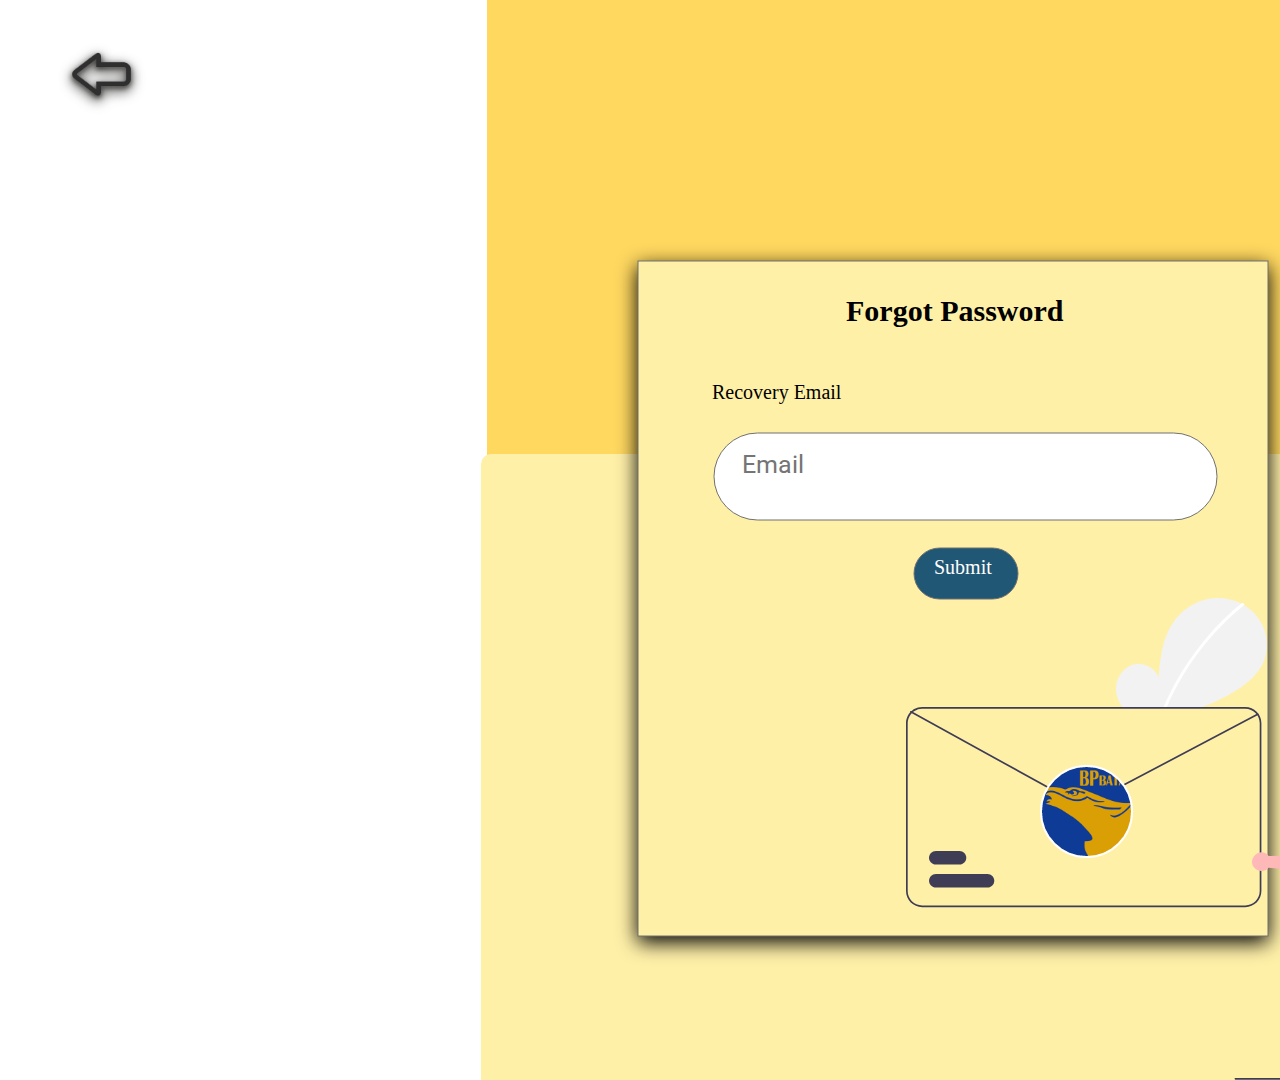
<file: Forgot_Password.html>
<!DOCTYPE html>
<html>
<head>
<meta charset="utf-8"/>
<meta http-equiv="X-UA-Compatible" content="IE=edge"/>
<meta name="viewport" content="width=device-width, initial-scale=1.0">

<link rel="icon" href="LOGO/icon2.jpg">

<title>Forgot Password</title>

<link href="https://fonts.googleapis.com/css2?family=Roboto:wght@500&display=swap" rel="stylesheet">

<link rel="stylesheet" type="text/css" id="applicationStylesheet" href="Forgot_Password.css"/>
<script id="applicationScript" type="text/javascript" src="Forgot_Password.js"></script>
</head>
<body>
<div id="Forgot_Password">
	<svg class="Rectangle_31">
		<rect id="Rectangle_31" rx="10" ry="10" x="0" y="0" width="940" height="643">
		</rect>
	</svg>
	<svg class="Rectangle_42">
		<rect id="Rectangle_42" rx="10" ry="10" x="0" y="0" width="953" height="651">
		</rect>
	</svg>
	<svg class="Rectangle_12">
		<rect id="Rectangle_12" rx="0" ry="0" x="0" y="0" width="630" height="675">
		</rect>
	</svg>
	<svg class="Rectangle_5">
		<rect id="Rectangle_5" rx="43.5" ry="43.5" x="0" y="0" width="503" height="87">
		</rect>
	</svg>
    <div onclick="application.goToTargetView(event)" id="Group_13">
		<div id="Group_7">
			<svg class="Rectangle_8">
				<rect id="Rectangle_8" rx="25.5" ry="25.5" x="0" y="0" width="104" height="51">
				</rect>
			</svg>
		</div>

	</div>
	<div id="Forgot_Password_r">
		<span>Forgot Password</span>
	</div>
	<div id="Recovery_Email">
		<span>Recovery Email</span>
        <form class="masuk" action="forgot.php" method="post">
          <br>
            <br>
            <input type="email" name="Email" class="hurup" placeholder="Email" required>
            <br>
            <br>
            <input type="submit" value="Submit" id="Submit">
        </form>
	</div>

	<img onclick="application.goToTargetView(event)" id="back" src="back.png" srcset="back.png 1x, back@2x.png 2x">
	<div id="Group_53">
		<div id="Group_41">
			<svg class="Path_93" viewBox="514.181 165.889 150.879 110.531">
				<path id="Path_93" d="M 660.9238891601563 231.5478210449219 C 655.571533203125 242.6343078613281 645.7235107421875 250.8876800537109 635.4088134765625 257.6057434082031 C 624.4663696289063 264.706787109375 612.703125 270.4545593261719 600.376708984375 274.7232055664063 C 598.68017578125 275.3169860839844 596.9667358398438 275.8852844238281 595.2533569335938 276.419677734375 L 521.8975830078125 276.419677734375 C 521.4225463867188 275.8768005371094 520.9644775390625 275.3084716796875 520.5233764648438 274.7232055664063 C 515.9176635742188 268.6328430175781 513.4491577148438 260.92236328125 514.3735961914063 253.3645324707031 C 515.5867309570313 243.4570922851563 523.1107177734375 234.3470001220703 532.8737182617188 232.2348785400391 C 542.63720703125 230.1312561035156 553.7657470703125 235.9586486816406 556.726318359375 245.4928741455078 C 558.363525390625 227.1115264892578 560.2463989257813 207.9582824707031 570.0181274414063 192.2997894287109 C 578.8654174804688 178.1257171630859 594.2017211914063 167.9807739257813 610.8099365234375 166.1655426025391 C 620.578857421875 165.1481170654297 630.4346313476563 166.9526062011719 639.2094116210938 171.3651733398438 C 640.0150146484375 171.7723541259766 640.812255859375 172.1964721679688 641.5925903320313 172.6375579833984 C 646.8585205078125 175.6233215332031 651.5054321289063 179.5878295898438 655.2832641601563 184.3178100585938 C 665.64013671875 197.431640625 668.17724609375 216.4915771484375 660.9238891601563 231.5478210449219 Z">
				</path>
			</svg>
			<svg class="Path_94" viewBox="568.568 172.179 81.284 105.195">
				<path id="Path_94" d="M 649.8463134765625 173.5921325683594 C 649.8881225585938 174.0450744628906 649.6884155273438 174.4865570068359 649.3206787109375 174.7543029785156 C 616.09814453125 201.8084869384766 589.8220825195313 236.4107513427734 572.6822509765625 275.6777954101563 C 572.427490234375 276.2376403808594 572.181884765625 276.8059387207031 571.9441528320313 277.374267578125 L 568.5681762695313 277.374267578125 C 568.8054809570313 276.8059387207031 569.043212890625 276.2376403808594 569.2892456054688 275.6777954101563 C 572.504150390625 268.1793518066406 576.0581665039063 260.8335876464844 579.9514770507813 253.6405334472656 C 588.3779296875 238.1101379394531 598.2922973632813 223.4346313476563 609.5549926757813 209.8204040527344 C 620.8163452148438 196.1896514892578 633.3943481445313 183.7025451660156 647.1065673828125 172.5404205322266 C 647.2155151367188 172.4518585205078 647.3353271484375 172.3777313232422 647.4631958007813 172.31982421875 C 647.9459838867188 172.1118316650391 648.4971923828125 172.1348876953125 648.9609985351563 172.3824615478516 C 649.4246826171875 172.6300506591797 649.7505493164063 173.0752410888672 649.8463134765625 173.5921325683594 Z">
				</path>
			</svg>
			<svg class="Path_95" viewBox="266.039 294.195 355.412 200.184">
				<path id="Path_95" d="M 605.334716796875 294.1950073242188 L 282.155517578125 294.1950073242188 C 279.3718566894531 294.1918334960938 276.6354064941406 294.9139099121094 274.2156982421875 296.2901611328125 C 273.6361694335938 296.6191101074219 273.0780944824219 296.9845581054688 272.544921875 297.3843994140625 C 268.4509582519531 300.4195556640625 266.0374145507813 305.2151489257813 266.0389709472656 310.3115234375 L 266.0390014648438 478.262939453125 C 266.0469055175781 487.1605834960938 273.2579040527344 494.37158203125 282.155517578125 494.3794555664063 L 605.334716796875 494.3794555664063 C 614.2322998046875 494.3713989257813 621.4431762695313 487.1604614257813 621.4512939453125 478.2628784179688 L 621.4512939453125 310.3115234375 C 621.4431762695313 301.4139404296875 614.2322998046875 294.2030029296875 605.334716796875 294.1950073242188 Z M 619.7548217773438 478.262939453125 C 619.7433471679688 486.22216796875 613.2939453125 492.6715698242188 605.334716796875 492.6829833984375 L 282.155517578125 492.6829833984375 C 274.1962280273438 492.6717529296875 267.7467041015625 486.2222900390625 267.7354736328125 478.262939453125 L 267.7354736328125 310.3115234375 C 267.7601928710938 304.0613403320313 271.7870483398438 298.5302734375 277.7275390625 296.5870361328125 C 277.846435546875 296.5531005859375 277.95654296875 296.5106811523438 278.075439453125 296.4767456054688 C 279.4004211425781 296.0872802734375 280.7744750976563 295.89013671875 282.155517578125 295.8915100097656 L 605.334716796875 295.8914794921875 C 613.2939453125 295.9028930664063 619.7433471679688 302.352294921875 619.7547607421875 310.3115234375 L 619.7548217773438 478.262939453125 Z">
				</path>
			</svg>
			<svg class="Path_96" viewBox="786.499 464.901 20.946 75.796">
				<path id="Path_96" d="M 800.7138671875 539.1779174804688 C 802.97314453125 537.7054443359375 804.464111328125 535.3079223632813 804.78564453125 532.63037109375 C 805.107177734375 529.952880859375 804.2261962890625 527.2704467773438 802.3797607421875 525.304931640625 L 807.4454345703125 464.9012756347656 L 792.93603515625 466.4971618652344 L 788.9605712890625 525.2871704101563 C 785.7943115234375 528.682373046875 785.668212890625 533.9091796875 788.6668701171875 537.4532470703125 C 791.66552734375 540.997314453125 796.8411865234375 541.7382202148438 800.7137451171875 539.1778564453125 Z">
				</path>
			</svg>
			<svg class="Path_97" viewBox="458.245 509.154 15.348 40.112">
				<path id="Path_97" d="M 473.5913391113281 549.266357421875 L 463.1919250488281 549.2655639648438 L 458.2449951171875 509.1539916992188 L 473.593017578125 509.1548461914063 L 473.5913391113281 549.266357421875 Z">
				</path>
			</svg>
			<svg class="Path_98" viewBox="440.433 552.939 32.683 12.628">
				<path id="Path_98" d="M 453.0607299804688 552.9390258789063 L 473.1163940429688 552.9390258789063 L 473.1163940429688 565.5667114257813 L 440.4329833984375 565.5667114257813 L 440.4329833984375 565.5667114257813 C 440.4329833984375 558.5926513671875 446.086669921875 552.9390258789063 453.0607299804688 552.9390869140625 Z">
				</path>
			</svg>
			<svg class="Path_99" viewBox="545.245 509.154 15.348 40.112">
				<path id="Path_99" d="M 560.59130859375 549.266357421875 L 550.1919555664063 549.2655639648438 L 545.2449951171875 509.1539916992188 L 560.593017578125 509.1548461914063 L 560.59130859375 549.266357421875 Z">
				</path>
			</svg>
			<svg class="Path_100" viewBox="527.433 552.939 32.683 12.628">
				<path id="Path_100" d="M 540.0607299804688 552.9390258789063 L 560.116455078125 552.9390258789063 L 560.116455078125 565.5667114257813 L 527.4329833984375 565.5667114257813 L 527.4329833984375 565.5667114257813 C 527.4329833984375 558.5926513671875 533.0866088867188 552.9390258789063 540.0607299804688 552.9390869140625 Z">
				</path>
			</svg>
			<svg class="Path_101" viewBox="720.228 489.762 97.348 172.42">
				<path id="Path_101" d="M 739.189453125 662.1819458007813 C 739.0767822265625 662.1819458007813 738.9635009765625 662.177001953125 738.849609375 662.1679077148438 L 724.1311645507813 660.989990234375 C 722.95068359375 660.8956298828125 721.8634643554688 660.3121337890625 721.1323852539063 659.3805541992188 C 720.4013671875 658.448974609375 720.093017578125 657.2542114257813 720.2821044921875 656.0852661132813 L 742.5977172851563 518.059814453125 L 744.092529296875 498.5916748046875 C 744.2283325195313 496.7221984863281 745.5817260742188 495.1667175292969 747.4144287109375 494.7737121582031 L 769.8600463867188 489.8640441894531 C 771.548583984375 489.4866638183594 773.296142578125 490.1797485351563 774.2669677734375 491.6118469238281 L 779.7398681640625 499.6113586425781 C 781.8890380859375 502.7210998535156 784.2244873046875 505.6978759765625 786.7334594726563 508.5252990722656 C 790.6166381835938 512.9479370117188 797.2191162109375 522.7672729492188 797.8113403320313 538.8375244140625 C 797.9703979492188 544.11669921875 798.5186767578125 549.376953125 799.4517211914063 554.5755004882813 L 817.522216796875 651.9202880859375 C 817.70703125 653.07373046875 817.4077758789063 654.2523803710938 816.6950073242188 655.177978515625 C 815.9822387695313 656.1035766601563 814.9191284179688 656.6940307617188 813.7567138671875 656.8099975585938 L 799.804443359375 657.8670654296875 C 797.74267578125 658.0704345703125 795.8377685546875 656.7484130859375 795.3070068359375 654.7457275390625 L 770.5581665039063 562.7109985351563 C 770.4583740234375 562.340087890625 770.1218872070313 562.08251953125 769.7378540039063 562.0831298828125 C 769.353759765625 562.0836791992188 769.0180053710938 562.34228515625 768.91943359375 562.7135009765625 L 743.2864990234375 659.0315551757813 C 742.7908325195313 660.8876953125 741.1106567382813 662.1796875 739.1895141601563 662.1819458007813 Z">
				</path>
			</svg>
			<svg class="Ellipse_24">
				<ellipse id="Ellipse_24" rx="20.833606719970703" ry="20.833606719970703" cx="20.833606719970703" cy="20.833606719970703">
				</ellipse>
			</svg>
			<svg class="Path_102" viewBox="746.358 425.245 57.33 66.688">
				<path id="Path_102" d="M 746.9840087890625 491.9327087402344 L 746.5528564453125 462.1814270019531 C 744.9661865234375 443.1532287597656 753.39306640625 433.1623840332031 760.7420654296875 428.13671875 C 764.572021484375 425.5514831542969 769.2938232421875 424.6477661132813 773.8077392578125 425.6358947753906 L 790.203857421875 429.1804504394531 C 794.8173828125 430.185791015625 798.8187255859375 433.0352478027344 801.2774658203125 437.0664367675781 C 803.6298828125 440.8709411621094 804.2972412109375 445.4812622070313 803.1202392578125 449.7966613769531 C 801.98095703125 453.7925720214844 799.454833984375 457.2516784667969 795.9952392578125 459.5531005859375 C 781.906982421875 469.4984741210938 780.9144287109375 486.2036743164063 780.906005859375 486.3716735839844 L 780.8887939453125 486.7171020507813 L 746.9840087890625 491.9327087402344 Z">
				</path>
			</svg>
			<svg class="Path_103" viewBox="786.088 430.783 22.054 39.867">
				<path id="Path_103" d="M 804.3251342773438 470.6502380371094 L 789.9050903320313 470.6502380371094 C 787.7979736328125 470.6478271484375 786.0903930664063 468.9402465820313 786.0880126953125 466.8331604003906 L 786.0880126953125 441.8100891113281 C 786.0880126953125 435.7200012207031 791.0250854492188 430.7829895019531 797.1151733398438 430.7829895019531 C 803.2052612304688 430.7829895019531 808.1422729492188 435.7200012207031 808.1422729492188 441.8100891113281 L 808.1422119140625 466.8331604003906 C 808.1398315429688 468.9402465820313 806.4322509765625 470.6478271484375 804.3251342773438 470.6502075195313 Z">
				</path>
			</svg>
			<svg class="Path_104" viewBox="673.928 457.799 78.643 27.454">
				<path id="Path_104" d="M 690.4865112304688 479.4775085449219 C 688.7686157226563 481.5285034179688 686.2552490234375 482.7464294433594 683.5809326171875 482.8238220214844 C 680.9066772460938 482.9011535644531 678.3270874023438 481.83056640625 676.4934692382813 479.8822937011719 C 668.277099609375 471.2651977539063 681.7084350585938 458.326171875 689.9559326171875 466.9618530273438 L 689.9559326171875 466.9618530273438 C 690.2467651367188 467.2596130371094 690.5167236328125 467.5770568847656 690.7638549804688 467.9119873046875 L 732.351318359375 466.878173828125 L 737.3152465820313 457.7994079589844 L 752.57080078125 463.7229919433594 C 749.6421508789063 468.2649230957031 746.279052734375 486.0907897949219 738.6189575195313 485.2230834960938 C 737.6146850585938 485.2497863769531 691.5137329101563 479.5504455566406 690.4865112304688 479.4775085449219 Z">
				</path>
			</svg>
			<svg class="Path_105" viewBox="743.496 429.817 35.461 39.283">
				<path id="Path_105" d="M 756.678466796875 468.3609008789063 L 745.0530395507813 459.8293151855469 C 743.355712890625 458.5807189941406 742.9893188476563 456.1937866210938 744.234130859375 454.4936218261719 L 759.0390014648438 434.3201904296875 C 762.6422119140625 429.4103698730469 769.5433959960938 428.3511657714844 774.4531860351563 431.954345703125 C 779.3629760742188 435.5575561523438 780.4222412109375 442.4587097167969 776.8190307617188 447.3685607910156 L 762.013916015625 467.5423583984375 C 760.7651977539063 469.2394409179688 758.3784790039063 469.6055908203125 756.678466796875 468.3609008789063 Z">
				</path>
			</svg>
			<svg class="Path_106" viewBox="758.884 353.531 148.523 157.222">
				<path id="Path_106" d="M 788.3697509765625 396.6326293945313 C 789.7454223632813 393.7618103027344 789.2200927734375 390.3411865234375 787.04638671875 388.0155029296875 C 783.1270141601563 384.063720703125 777.0035400390625 386.6995849609375 771.7066040039063 386.3126831054688 C 762.8837280273438 385.6681823730469 756.8750610351563 375.1470336914063 759.5087890625 366.7018127441406 C 762.1425170898438 358.2565612792969 771.5045776367188 353.0159606933594 780.3335571289063 353.5716552734375 C 789.1625366210938 354.1273193359375 797.1558227539063 359.5888061523438 802.47705078125 366.6558227539063 C 806.1193237304688 360.7937316894531 815.0677490234375 360.1100463867188 820.8427734375 363.8888854980469 C 826.6177978515625 367.6676940917969 829.6056518554688 374.5733947753906 830.8406372070313 381.3634643554688 C 832.0756225585938 388.1535339355469 831.8739013671875 395.131591796875 832.9138793945313 401.9542236328125 C 835.4346313476563 418.4924926757813 846.1083984375 434.065673828125 861.5531616210938 440.4944763183594 C 876.9978637695313 446.9233093261719 896.76171875 442.7915649414063 906.8657836914063 429.4583740234375 C 910.9064331054688 462.6880493164063 892.0149536132813 494.458984375 860.8900146484375 506.7786560058594 C 852.5205688476563 510.0913696289063 843.278076171875 511.8501281738281 834.4671630859375 510.0088806152344 C 820.242431640625 507.0363159179688 809.177978515625 494.8709411621094 804.3561401367188 481.1623229980469 C 799.5342407226563 467.4536743164063 800.1115112304688 452.4114990234375 802.453369140625 438.0694580078125 C 803.8958129882813 429.2357482910156 805.4932250976563 418.7737121582031 799.050537109375 412.5602722167969 C 797.2418823242188 411.0551147460938 795.1138305664063 409.9822387695313 792.8282470703125 409.4232482910156 C 790.37255859375 408.6853942871094 788.3946533203125 406.8556213378906 787.46826171875 404.4646301269531 C 786.5418701171875 402.0736389160156 786.7705688476563 399.388916015625 788.0880737304688 397.1890869140625 C 788.1926879882813 397.0041809082031 788.2865600585938 396.8186645507813 788.3697509765625 396.6326293945313 Z">
				</path>
			</svg>
			<svg class="Path_107" viewBox="652.818 732.125 195.095 1.696">
				<path id="Path_107" d="M 847.0647583007813 733.8214721679688 L 653.6661987304688 733.8214721679688 C 653.1976928710938 733.8214721679688 652.8179321289063 733.4417114257813 652.8179321289063 732.9732055664063 C 652.8179321289063 732.5047607421875 653.1976928710938 732.125 653.6661987304688 732.125 L 847.0647583007813 732.125 C 847.5332641601563 732.125 847.9130249023438 732.5047607421875 847.9130249023438 732.9732055664063 C 847.9130249023438 733.4417114257813 847.5332641601563 733.8214721679688 847.0647583007813 733.8214721679688 Z">
				</path>
			</svg>
			<svg class="Path_108" viewBox="271.222 299.563 348.587 95.468">
				<path id="Path_108" d="M 444.1780090332031 395.0306091308594 C 442.8907775878906 395.0301513671875 441.6246337890625 394.7037353515625 440.4976196289063 394.081787109375 L 271.661376953125 301.1542663574219 C 271.2510070800781 300.9284057617188 271.1014709472656 300.4126281738281 271.3273620605469 300.0022277832031 C 271.55322265625 299.5918579101563 272.0690307617188 299.4423217773438 272.4794006347656 299.668212890625 L 441.3160400390625 392.5953369140625 C 443.0652770996094 393.5611572265625 445.1835327148438 393.579833984375 446.9494934082031 392.64501953125 L 618.56494140625 302.11279296875 C 618.9791870117188 301.8942260742188 619.4921264648438 302.0528564453125 619.710693359375 302.4671020507813 C 619.9293212890625 302.88134765625 619.7706909179688 303.3943481445313 619.3563842773438 303.6129455566406 L 447.7406005859375 394.1450500488281 C 446.6428833007813 394.7258605957031 445.419921875 395.0298461914063 444.1780090332031 395.0306091308594 Z">
				</path>
			</svg>
			<svg class="Path_109" viewBox="293.605 464.195 37.323 13.572">
				<path id="Path_109" d="M 324.1416015625 477.766845703125 L 300.3909301757813 477.766845703125 C 296.6431579589844 477.766845703125 293.60498046875 474.7286376953125 293.60498046875 470.9808959960938 C 293.60498046875 467.233154296875 296.6431579589844 464.1950073242188 300.3909301757813 464.1950073242188 L 324.1416015625 464.1950073242188 C 327.8893432617188 464.1950073242188 330.9275512695313 467.233154296875 330.9275512695313 470.9808959960938 C 330.9275512695313 474.7286376953125 327.8893432617188 477.766845703125 324.1416015625 477.766845703125 Z">
				</path>
			</svg>
			<svg class="Path_110" viewBox="293.605 491.195 65.314 13.572">
				<path id="Path_110" d="M 352.133544921875 504.766845703125 L 300.3909301757813 504.766845703125 C 296.6431579589844 504.766845703125 293.60498046875 501.7286376953125 293.60498046875 497.9808959960938 C 293.60498046875 494.233154296875 296.6431579589844 491.1950073242188 300.3909301757813 491.1950073242188 L 352.133544921875 491.1950073242188 C 355.8812866210938 491.1950073242188 358.91943359375 494.233154296875 358.91943359375 497.9808959960938 C 358.91943359375 501.7286376953125 355.8812866210938 504.766845703125 352.133544921875 504.766845703125 Z">
				</path>
			</svg>
			<svg class="Ellipse_25">
				<ellipse id="Ellipse_25" rx="27.143657684326172" ry="27.143657684326172" cx="27.143657684326172" cy="27.143657684326172">
				</ellipse>
			</svg>
		</div>
		<img id="bp-batam-logo-3352E5183A-seekl" src="bp-batam-logo-3352E5183A-seekl.png" srcset="bp-batam-logo-3352E5183A-seekl.png 1x, bp-batam-logo-3352E5183A-seekl@2x.png 2x">
	</div>
</div>
</body>
</html>
</file>
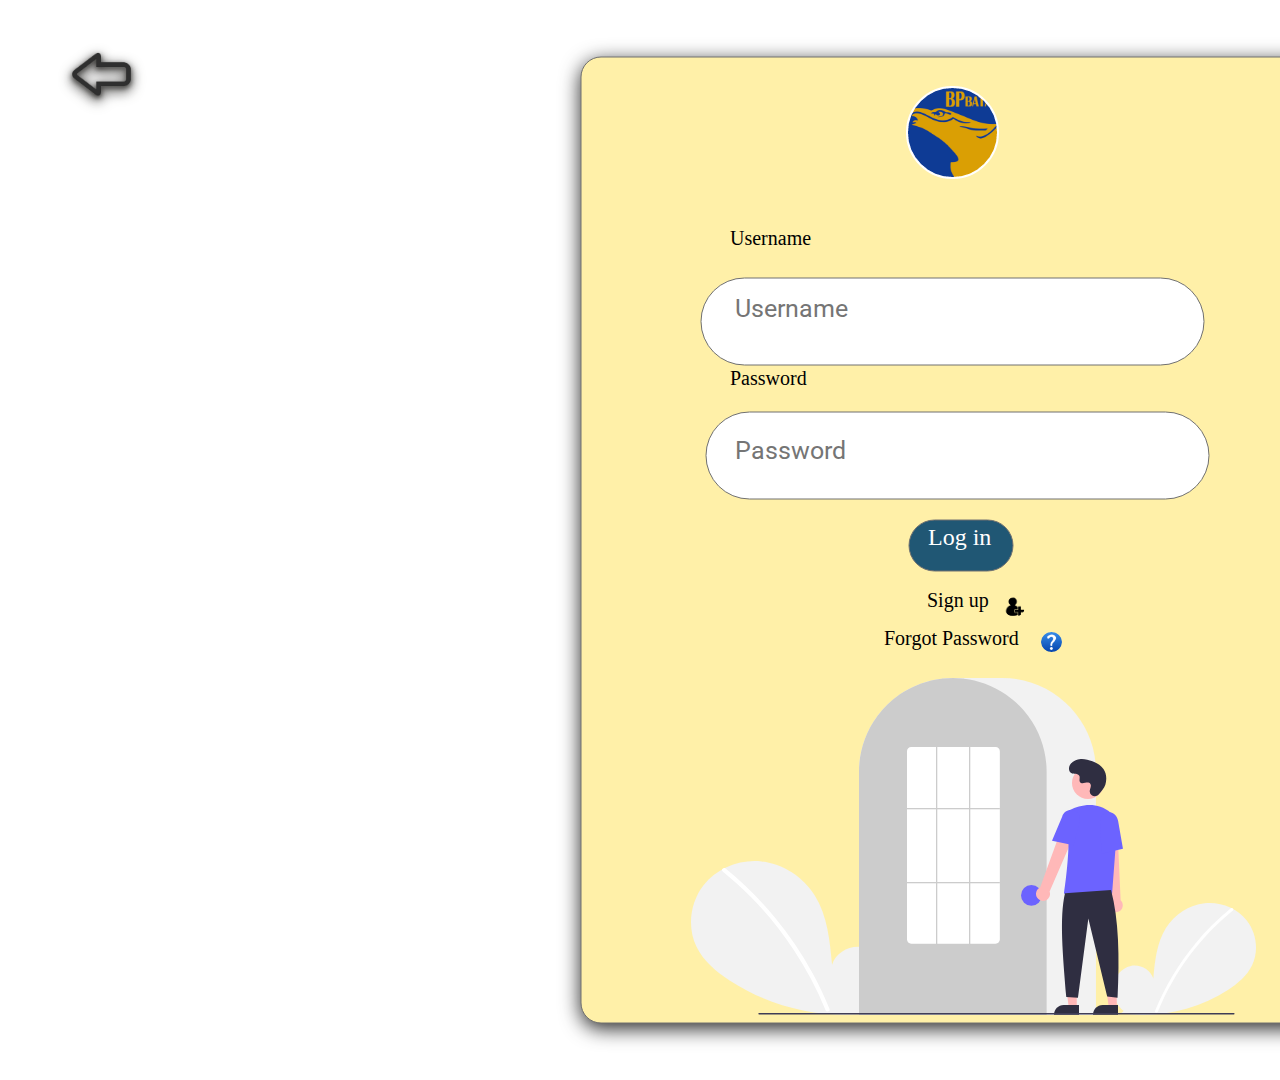
<file: Log_in.html>
<!DOCTYPE html>
<html>
<head>
<meta charset="utf-8"/>
<meta http-equiv="X-UA-Compatible" content="IE=edge"/>
<meta name="viewport" content="width=device-width, initial-scale=1.0">
<title>Log in</title>

<link rel="icon" href="LOGO/icon2.jpg">

<link href="https://fonts.googleapis.com/css2?family=Roboto:wght@500&display=swap" rel="stylesheet">

<link rel="stylesheet" type="text/css" id="applicationStylesheet" href="Log_in.css"/>

<script src="Log_in.js" text="text/javascript"></script>

</head>


<body>

<div id="Log_in">
	<img id="df5aaf18128440609462c274ecc31b" src="df5aaf18128440609462c274ecc31b.png" srcset="df5aaf18128440609462c274ecc31b.png 1x, df5aaf18128440609462c274ecc31b@2x.png 2x">
	<svg class="Rectangle_4">
		<rect id="Rectangle_4" rx="20" ry="20" x="0" y="0" width="759" height="966">
		</rect>
	</svg>

    <svg class="Rectangle_5">
		<rect id="Rectangle_5" rx="43.5" ry="43.5" x="0" y="0" width="503" height="87">
		</rect>
	</svg>
	<svg class="Rectangle_6">
		<rect id="Rectangle_6" rx="43.5" ry="43.5" x="0" y="0" width="503" height="87">
		</rect>
	</svg>

    <div id="Group_75">
		<div id="Group_7">
			<svg class="Rectangle_8">
				<rect id="Rectangle_8" rx="25.5" ry="25.5" x="0" y="0" width="104" height="51">
				</rect>
			</svg>
		</div>

	</div>
	<div id="Username">
		<span>Username</span>
	</div>
	 <div id="Password_">
		<span>Password </span>
        <form method="post" action="login.php" class="masuk">
            <input type="text" id="hurup" name="Username" placeholder="Username" required>
          <br>
            <br>
            <input type="password" id="hurup2" name="Password" placeholder="Password" required>

          <br>
            <br>
            <input type="submit" value="Log in" id="Log_in_w">
        </form>

	</div>



	<div onclick="application.goToTargetView(event)" id="Group_37">
		<div id="Forgot_Password__">
			<span>Forgot Password  </span>
		</div>
		<img id="forgot" src="forgot.png" srcset="forgot.png 1x, forgot@2x.png 2x">
	</div>
	<div onclick="application.goToTargetView(event)" id="Group_36">
		<div id="Sign_up_">
			<span>Sign up </span>
		</div>
		<img id="sign_up" src="sign_up.png" srcset="sign_up.png 1x, sign_up@2x.png 2x">
	</div>
	<img id="bp-batam-logo-3352E5183A-seekl" src="bp-batam-logo-3352E5183A-seekl.png" srcset="bp-batam-logo-3352E5183A-seekl.png 1x, bp-batam-logo-3352E5183A-seekl@2x.png 2x">
<!--
	<div id="Login_Account">
		<span>Login Account</span>
	</div>
-->
	<img onclick="application.goToTargetView(event)" id="back" src="back.png" srcset="back.png 1x, back@2x.png 2x">
	<div id="Group_45">
		<svg class="Path_167" viewBox="814.681 537.676 143.045 111.904">
			<path id="Path_167" d="M 825.3360595703125 645.785888671875 C 818.1043701171875 639.6751098632813 813.711669921875 630.0219116210938 814.8635864257813 620.6243896484375 C 816.0155029296875 611.2269287109375 823.1505737304688 602.5877685546875 832.4056396484375 600.5921630859375 C 841.6607666015625 598.5966796875 852.2110595703125 604.1207275390625 855.0220947265625 613.16162109375 C 856.5691528320313 595.7311401367188 858.3518676757813 577.5703125 867.6190795898438 562.7266845703125 C 876.0101928710938 549.2860717773438 890.5438232421875 539.6688842773438 906.2950439453125 537.9483642578125 C 922.0463256835938 536.2278442382813 938.6303100585938 542.7260131835938 948.4537353515625 555.1582641601563 C 958.277099609375 567.5905151367188 960.6824340820313 585.6643676757813 953.8023681640625 599.9376220703125 C 948.7340087890625 610.4522094726563 939.3964233398438 618.27734375 929.6128540039063 624.6433715820313 C 897.998779296875 645.0413818359375 860.0818481445313 653.3363647460938 822.83837890625 648.002197265625 L 825.3360595703125 645.785888671875 Z">
			</path>
		</svg>
		<svg class="Path_168" viewBox="879.972 545.458 78.411 104.484">
			<path id="Path_168" d="M 955.77783203125 545.8163452148438 C 942.7811279296875 556.4022827148438 930.8580322265625 568.241943359375 920.1810302734375 581.1638793945313 C 903.4715576171875 601.3175659179688 889.949951171875 623.9134521484375 880.0875244140625 648.1644287109375 C 879.365478515625 649.9335327148438 882.23828125 650.7036743164063 882.9522705078125 648.9541625976563 C 899.0887451171875 609.5411376953125 924.8494873046875 574.8029174804688 957.878173828125 547.9166259765625 C 959.361328125 546.708984375 957.2484130859375 544.6182250976563 955.7774658203125 545.8159790039063 Z">
			</path>
		</svg>
		<svg class="Path_169" viewBox="165 472.927 196.473 153.735">
			<path id="Path_169" d="M 346.838134765625 621.4161376953125 C 356.7709350585938 613.0230102539063 362.8042602539063 599.7643432617188 361.2220458984375 586.8568115234375 C 359.639892578125 573.9493408203125 349.8399047851563 562.08349609375 337.1279907226563 559.342529296875 C 324.416015625 556.6015625 309.9253540039063 564.18896484375 306.0643005371094 576.6065673828125 C 303.9394226074219 552.6658935546875 301.4908447265625 527.7221069335938 288.7623901367188 507.3343505859375 C 277.2371215820313 488.8737182617188 257.2750854492188 475.6643676757813 235.6407928466797 473.30126953125 C 214.0065155029297 470.9381103515625 191.2283630371094 479.8634033203125 177.7358856201172 496.9391479492188 C 164.243408203125 514.014892578125 160.9398193359375 538.8392944335938 170.3895568847656 558.4436645507813 C 177.3509216308594 572.8854370117188 190.1761627197266 583.6331787109375 203.6138458251953 592.3770751953125 C 246.4845733642578 620.2730102539063 299.6657104492188 631.9072875976563 350.2682495117188 624.460205078125">
			</path>
		</svg>
		<svg class="Path_170" viewBox="212.054 483.616 107.699 143.508">
			<path id="Path_170" d="M 215.6335144042969 484.1072998046875 C 233.4844818115234 498.6471557617188 249.8608551025391 514.9088745117188 264.5257873535156 532.6572265625 C 279.1930541992188 550.3873901367188 292.1060180664063 569.498291015625 303.083251953125 589.7216186523438 C 309.218994140625 601.0660400390625 314.7308959960938 612.7369384765625 319.5943603515625 624.6822509765625 C 320.5859375 627.1121215820313 316.6401977539063 628.1698608398438 315.6596069335938 625.7669677734375 C 307.0452880859375 604.7074584960938 296.3876953125 584.5428466796875 283.8397216796875 565.5624389648438 C 271.3526000976563 546.6508178710938 257.0604248046875 528.9950561523438 241.1639862060547 512.84326171875 C 232.1729431152344 503.7122802734375 222.6866149902344 495.0823974609375 212.7479858398438 486.992919921875 C 210.7108459472656 485.333984375 213.6130065917969 482.4623413085938 215.6333160400391 484.1074829101563 Z">
			</path>
		</svg>
		<svg class="Path_171" viewBox="424.5 189.931 236.983 336.969">
			<path id="Path_171" d="M 661.4823608398438 526.9005126953125 L 424.5 526.9005126953125 L 424.5 283.7500915527344 C 424.5 232.0180053710938 466.5869750976563 189.9310302734375 518.3190307617188 189.9310302734375 L 567.6636352539063 189.9310302734375 C 619.3956298828125 189.9310302734375 661.4827270507813 232.0180053710938 661.4827270507813 283.7500915527344 L 661.4823608398438 526.9005126953125 Z">
			</path>
		</svg>
		<svg class="Path_172" viewBox="424.5 189.935 187.639 336.967">
			<path id="Path_172" d="M 612.137939453125 526.90185546875 L 424.4998168945313 526.90185546875 L 424.4998168945313 283.75146484375 C 424.447998046875 263.9289245605469 430.7249755859375 244.6073608398438 442.416748046875 228.5999145507813 C 442.8477783203125 228.0125122070313 443.2776489257813 227.4326477050781 443.7210083007813 226.8591613769531 C 449.3762817382813 219.4419555664063 456.106201171875 212.9097595214844 463.688720703125 207.4781494140625 C 464.1170043945313 207.16650390625 464.5470581054688 206.8602600097656 464.9834594726563 206.5540161132813 C 471.3282470703125 202.1632995605469 478.1915893554688 198.573974609375 485.4173583984375 195.8677368164063 C 485.8463745117188 195.7051086425781 486.2833251953125 195.5421447753906 486.7201538085938 195.3858642578125 C 493.255126953125 193.0537414550781 500.0294189453125 191.4562683105469 506.9177856445313 190.6228942871094 C 507.3448486328125 190.5645446777344 507.7832641601563 190.5188903808594 508.2217407226563 190.4732360839844 C 514.9345092773438 189.7554931640625 521.7047119140625 189.7554931640625 528.41748046875 190.4732360839844 C 528.8546752929688 190.5188903808594 529.2930908203125 190.5645446777344 529.7252197265625 190.62353515625 C 536.61181640625 191.4569091796875 543.3843383789063 193.05419921875 549.9175415039063 195.3858642578125 C 550.3546142578125 195.5422058105469 550.79150390625 195.7051391601563 551.2218017578125 195.8680725097656 C 558.3583984375 198.5401916503906 565.1409301757813 202.0759582519531 571.418212890625 206.396484375 C 571.8541870117188 206.6960754394531 572.290771484375 207.0023193359375 572.7208251953125 207.3085632324219 C 576.970947265625 210.3424072265625 580.963134765625 213.7223205566406 584.6566162109375 217.4137573242188 C 587.6185302734375 220.3746643066406 590.3786010742188 223.5308532714844 592.918212890625 226.861083984375 C 593.360107421875 227.4326782226563 593.7899780273438 228.0125122070313 594.22021484375 228.5990295410156 C 605.9124145507813 244.6065979003906 612.189697265625 263.9284973144531 612.137939453125 283.7514343261719 L 612.137939453125 526.90185546875 Z">
			</path>
		</svg>
		<svg class="Ellipse_31">
			<ellipse id="Ellipse_31" rx="10.388269424438477" ry="10.388269424438477" cx="10.388269424438477" cy="10.388269424438477">
			</ellipse>
		</svg>
		<svg class="Path_173" viewBox="576.506 460.495 11.749 30.703">
			<path id="Path_173" d="M 588.253173828125 491.197509765625 L 580.2931518554688 491.197509765625 L 576.5059814453125 460.4949951171875 L 588.2545166015625 460.4956359863281 L 588.253173828125 491.197509765625 Z">
			</path>
		</svg>
		<svg class="Path_174" viewBox="558.695 504.28 25.017 9.666">
			<path id="Path_174" d="M 568.3606567382813 504.2799682617188 L 583.7117919921875 504.2799682617188 L 583.7117919921875 513.945556640625 L 558.6950073242188 513.945556640625 L 558.6950073242188 513.945556640625 C 558.6950073242188 508.607421875 563.0224609375 504.2799682617188 568.360595703125 504.2799682617188 Z">
			</path>
		</svg>
		<svg class="Path_175" viewBox="637.506 460.495 11.749 30.703">
			<path id="Path_175" d="M 649.253173828125 491.197509765625 L 641.2931518554688 491.197509765625 L 637.5059814453125 460.4949951171875 L 649.2545166015625 460.4956359863281 L 649.253173828125 491.197509765625 Z">
			</path>
		</svg>
		<svg class="Path_176" viewBox="619.695 504.28 25.017 9.666">
			<path id="Path_176" d="M 629.3606567382813 504.2799682617188 L 644.7117919921875 504.2799682617188 L 644.7117919921875 513.945556640625 L 619.6950073242188 513.945556640625 L 619.6950073242188 513.945556640625 C 619.6950073242188 508.607421875 624.0224609375 504.2799682617188 629.360595703125 504.2799682617188 Z">
			</path>
		</svg>
		<svg class="Path_177" viewBox="696.244 397.89 44.505 87.979">
			<path id="Path_177" d="M 697.4476928710938 482.755615234375 C 696.2885131835938 481.0477294921875 695.9453125 478.9140930175781 696.510498046875 476.9287719726563 C 697.0757446289063 474.9434814453125 698.4912719726563 473.3104858398438 700.376220703125 472.4692687988281 L 727.4349365234375 397.8898620605469 L 740.749267578125 405.1565551757813 L 709.8538818359375 476.42724609375 C 711.0843505859375 479.7608032226563 709.626953125 483.48779296875 706.461669921875 485.1024780273438 C 703.2963256835938 486.7171020507813 699.423583984375 485.7090759277344 697.4472045898438 482.7560424804688 Z">
			</path>
		</svg>
		<svg class="Path_178" viewBox="798.533 412.458 20.801 90.373">
			<path id="Path_178" d="M 808.7933959960938 501.8789367675781 C 807.0026245117188 500.852294921875 805.7586669921875 499.0851135253906 805.3961181640625 497.0530090332031 C 805.0335693359375 495.0209350585938 805.5897827148438 492.9325866699219 806.9149780273438 491.3500366210938 L 798.5330200195313 412.4580078125 L 813.6854858398438 413.1502685546875 L 817.1689453125 490.7511291503906 C 819.7362670898438 493.2075805664063 820.060546875 497.1960144042969 817.923828125 500.0350036621094 C 815.787109375 502.8739929199219 811.8646850585938 503.6662292480469 808.7936401367188 501.8790893554688 Z">
			</path>
		</svg>
		<svg class="Ellipse_32">
			<ellipse id="Ellipse_32" rx="15.946642875671387" ry="15.946642875671387" cx="15.946642875671387" cy="15.946642875671387">
			</ellipse>
		</svg>
		<svg class="Path_179" viewBox="740.133 385.675 53.102 88.868">
			<path id="Path_179" d="M 788.209228515625 474.5426330566406 L 740.1329956054688 474.5426330566406 L 740.1908569335938 474.1685791015625 C 740.2772216796875 473.6093444824219 748.7590942382813 418.0466003417969 742.50341796875 399.8690795898438 C 741.2033081054688 396.1696166992188 742.9031372070313 392.0853271484375 746.4440307617188 390.4005126953125 L 746.4441528320313 390.4004821777344 C 755.3856811523438 386.1897888183594 772.549560546875 381.0048217773438 787.0363159179688 393.5878601074219 C 791.3583984375 397.4037170410156 793.6334838867188 403.0306091308594 793.1780395507813 408.7781066894531 L 788.209228515625 474.5426330566406 Z">
			</path>
		</svg>
		<svg class="Path_180" viewBox="721.018 393.886 28.035 35.252">
			<path id="Path_180" d="M 742.6619873046875 429.1380615234375 L 721.0180053710938 424.7470703125 L 731.16357421875 400.704833984375 C 732.4181518554688 395.8450317382813 737.3748779296875 392.9224243164063 742.234619140625 394.177001953125 C 747.094482421875 395.4315795898438 750.0169677734375 400.3883056640625 748.762451171875 405.2481079101563 L 742.6619873046875 429.1380615234375 Z">
			</path>
		</svg>
		<svg class="Path_181" viewBox="794.771 396.478 22.98 41.723">
			<path id="Path_181" d="M 796.2507934570313 438.2005615234375 L 794.9495849609375 408.3723449707031 C 793.9628295898438 402.7651062011719 797.1726684570313 397.4644775390625 802.1093139648438 396.5980224609375 C 807.0473022460938 395.7347412109375 811.8688354492188 399.6236877441406 812.8600463867188 405.2721557617188 L 817.7509765625 433.1436767578125 L 796.2507934570313 438.2005615234375 Z">
			</path>
		</svg>
		<svg class="Path_182" viewBox="736.144 517.049 56.539 107.778">
			<path id="Path_182" d="M 785.2102661132813 517.0490112304688 C 792.9459838867188 546.5106201171875 793.7899780273438 583.96826171875 791.7029418945313 624.8272705078125 L 781.314697265625 623.5287475585938 L 762.4859619140625 545.6167602539063 L 752.0977172851563 624.8272705078125 L 740.410888671875 624.177978515625 C 736.9194946289063 581.30712890625 733.52001953125 544.5032348632813 739.1123657226563 520.2952880859375 L 785.2102661132813 517.0490112304688 Z">
			</path>
		</svg>
		<svg class="Path_183" viewBox="747.618 316.173 37.271 37.254">
			<path id="Path_183" d="M 777.2705688476563 351.7931518554688 C 774.295654296875 354.9620971679688 768.7708129882813 353.2609252929688 768.3832397460938 348.9317626953125 C 768.352783203125 348.5956115722656 768.35498046875 348.25732421875 768.3897705078125 347.921630859375 C 768.5899658203125 346.0040283203125 769.6978149414063 344.2630004882813 769.4324340820313 342.2382507324219 C 769.3724365234375 341.7343139648438 769.1846923828125 341.2540588378906 768.8870239257813 340.843017578125 C 766.5164184570313 337.6685180664063 760.9514770507813 342.2628784179688 758.7141723632813 339.3891296386719 C 757.34228515625 337.6270141601563 758.9548950195313 334.8526000976563 757.9021606445313 332.8831787109375 C 756.5126953125 330.2837524414063 752.3971557617188 331.5660400390625 749.8162231445313 330.1424865722656 C 746.9447021484375 328.55859375 747.116455078125 324.15283203125 749.0066528320313 321.4730224609375 C 751.3119506835938 318.2048950195313 755.3536987304688 316.4609985351563 759.34521484375 316.2096862792969 C 763.3367309570313 315.9583740234375 767.3006591796875 317.0373229980469 771.0270385742188 318.4895324707031 C 775.260986328125 320.1395568847656 779.4595336914063 322.4198608398438 782.0650024414063 326.1427917480469 C 785.2335205078125 330.6702270507813 785.5384521484375 336.7569580078125 783.9537963867188 342.0509338378906 C 782.989990234375 345.2712707519531 779.7001342773438 349.2052001953125 777.2705688476563 351.7931518554688 Z">
			</path>
		</svg>
		<svg class="Path_184" viewBox="265.495 707.193 480.896 1.546">
			<path id="Path_184" d="M 745.6181640625 708.73876953125 L 266.2683410644531 708.73876953125 C 265.8414001464844 708.7387084960938 265.4952697753906 708.392578125 265.4952697753906 707.9656372070313 C 265.4952697753906 707.5386962890625 265.8414001464844 707.1925659179688 266.2683410644531 707.1925659179688 L 745.6181640625 707.192626953125 C 746.0451049804688 707.1925659179688 746.3912353515625 707.5386962890625 746.3912353515625 707.9656372070313 C 746.3912353515625 708.392578125 746.0451049804688 708.7387084960938 745.6181640625 708.7387084960938 Z">
			</path>
		</svg>
		<svg class="Path_185" viewBox="497.5 297.431 92.845 196.728">
			<path id="Path_185" d="M 586.1248779296875 494.1587524414063 L 501.7201843261719 494.1587524414063 C 499.4057006835938 494.1712036132813 497.517822265625 492.3079223632813 497.4999084472656 489.9934692382813 L 497.4999389648438 301.5958862304688 C 497.5177917480469 299.2814331054688 499.4057006835938 297.4181518554688 501.7201538085938 297.4306640625 L 586.1248779296875 297.4306640625 C 588.4393310546875 297.418212890625 590.3271484375 299.2814636230469 590.3450927734375 301.5958862304688 L 590.3450927734375 489.9930419921875 C 590.3274536132813 492.3076171875 588.4395141601563 494.1712036132813 586.1248779296875 494.1587524414063 Z">
			</path>
		</svg>
		<svg class="Rectangle_27">
			<rect id="Rectangle_27" rx="0" ry="0" x="0" y="0" width="92.845" height="1.299">
			</rect>
		</svg>
		<svg class="Rectangle_28">
			<rect id="Rectangle_28" rx="0" ry="0" x="0" y="0" width="92.845" height="1.299">
			</rect>
		</svg>
		<svg class="Rectangle_29">
			<rect id="Rectangle_29" rx="0" ry="0" x="0" y="0" width="1.299" height="197.377">
			</rect>
		</svg>
		<svg class="Rectangle_30">
			<rect id="Rectangle_30" rx="0" ry="0" x="0" y="0" width="1.299" height="197.377">
			</rect>
		</svg>
	</div>
</div>
</body>
</html>
</file>
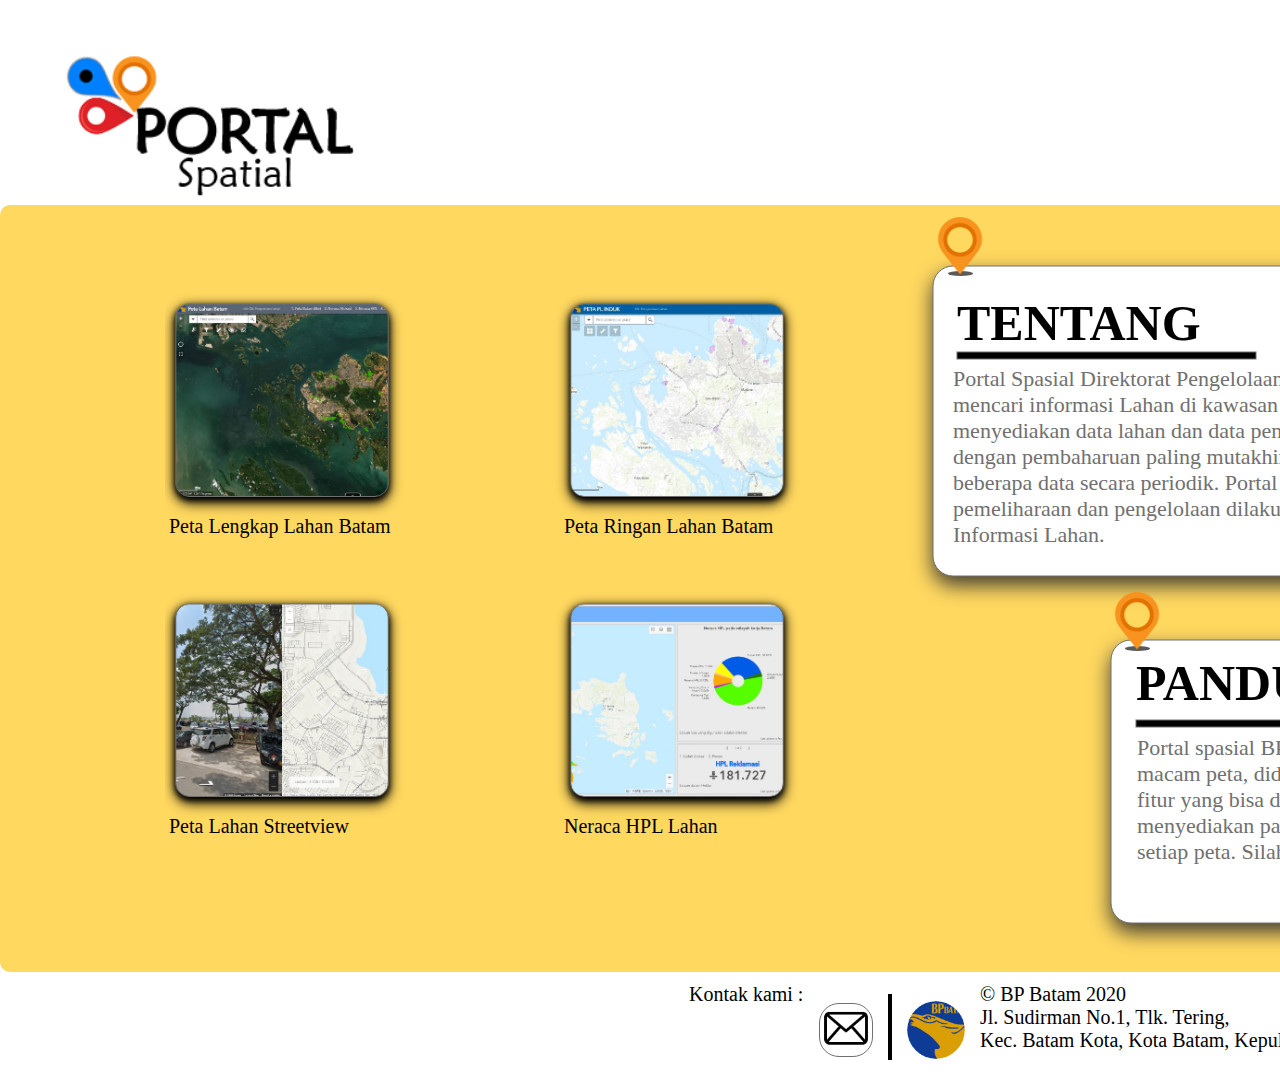
<file: Menu___profile.html>
<!DOCTYPE html>
<html>
<head>
<meta charset="utf-8"/>
<meta http-equiv="X-UA-Compatible" content="IE=edge"/>
<meta name="viewport" content="width=device-width, initial-scale=1.0">
<title>Menu - profile</title>
<link rel="stylesheet" type="text/css" id="applicationStylesheet" href="Menu___profile.css"/>
<script id="applicationScript" type="text/javascript" src="Menu___profile.js"></script>

<script src="menu_profile.js" text="text/javascript"></script>
</head>
<body>

<div id="Menu_-_profile">
	<img id="df5aaf18128440609462c274ecc31b" src="df5aaf18128440609462c274ecc31b.png" srcset="df5aaf18128440609462c274ecc31b.png 1x, df5aaf18128440609462c274ecc31b@2x.png 2x">
	<svg class="Rectangle_41">
		<rect id="Rectangle_41" rx="0" ry="0" x="0" y="0" width="1920" height="111">
		</rect>
	</svg>
	<svg class="Rectangle_31">
		<rect id="Rectangle_31" rx="10" ry="10" x="0" y="0" width="1920" height="767">
		</rect>
	</svg>
	<div id="_">
		<span></span><br>
	</div>


	<div id="Scroll_Group_4">
		<a href="https://portallis.bpbatam.go.id/portal/apps/webappviewer/index.html?id=de5729514fd148a28a32e2fb0e75435b"><img id="lengkap" src="lengkap.png" srcset="lengkap.png 1x, lengkap@2x.png 2x"> </a>
		<div id="Peta_Lengkap_Lahan_Batam">
			<span>Peta Lengkap Lahan Batam</span>
		</div>

		<a href="https://portallis.bpbatam.go.id/portal/apps/webappviewer/index.html?id=7af3afbdf9644539bd5bfbfda1b3745a"><img id="ringan" src="ringan.png" srcset="ringan.png 1x, ringan@2x.png 2x"></a>
		<div id="Peta_Ringan_Lahan_Batam">
			<span>Peta Ringan Lahan Batam</span>
		</div>

		<a href="/BPBatam/index.html"><img id="Streetview" src="Streetview.png" srcset="Streetview.png 1x, Streetview@2x.png 2x"></a>
		<div id="Peta_Lahan_Streetview">
			<span>Peta Lahan Streetview</span>
		</div>

		<a href="https://portallis.bpbatam.go.id/arcgis/apps/opsdashboard/index.html#/e6bf0012db384c8d818befa1b820eba3"><img id="ner_alok" src="ner_alok.png" srcset="ner_alok.png 1x, ner_alok@2x.png 2x"></a>
		<a href="https://portallis.bpbatam.go.id/portal/apps/opsdashboard/index.html#/3ac54dc76551462aa724a00ba344bfe6"><img id="ner_hpl" src="ner_hpl.png" srcset="ner_hpl.png 1x, ner_hpl@2x.png 2x"></a>
		<div id="Neraca_HPL_Lahan">
			<span>Neraca HPL Lahan</span>
		</div>

		<a href="https://portallis.bpbatam.go.id/arcgis/apps/opsdashboard/index.html#/ec9f079861db474aa1b0e7dfcee837a1"><img id="ner_hpl_alok" src="ner_hpl_alok.png" srcset="ner_hpl_alok.png 1x, ner_hpl_alok@2x.png 2x"></a>
		<div id="Neraca_Alokasi_Lahan">
			<span>Neraca Alokasi Lahan</span>
		</div>

		<div id="Neraca_Alokasi_dan_HPL_">
			<span>Neraca Alokasi dan HPL </span>
		</div>

	</div>

	<img id="logo3" src="logo3.png" srcset="logo3.png 1x, logo3@2x.png 2x">
	<div id="Group_59">
		<svg class="Ellipse_33">
			<ellipse id="Ellipse_33" rx="257" ry="257" cx="257" cy="257">
			</ellipse>
		</svg>
		<svg class="Polygon_1" viewBox="0 0 595 516">
			<path id="Polygon_1" d="M 297.4999694824219 0 L 595 516 L 0 516 Z">
			</path>
		</svg>
		<div id="Group_39">
			<svg class="Path_27" viewBox="131.597 611.202 137.603 107.646">
				<path id="Path_27" d="M 258.9499816894531 715.1995239257813 C 265.9065551757813 709.3212280273438 270.1321411132813 700.0352172851563 269.0239868164063 690.995361328125 C 267.915771484375 681.9554443359375 261.0526123046875 673.6443481445313 252.1493072509766 671.7250366210938 C 243.2460174560547 669.8057861328125 233.0975341796875 675.1193237304688 230.3934173583984 683.8162231445313 C 228.9052124023438 667.0490112304688 227.1903228759766 649.5792236328125 218.2757720947266 635.3002319335938 C 210.203857421875 622.3710327148438 196.2231292724609 613.1196899414063 181.0712738037109 611.4645385742188 C 165.9194183349609 609.8094482421875 149.9663238525391 616.0604248046875 140.5166320800781 628.019775390625 C 131.0669555664063 639.9790649414063 128.7532043457031 657.365234375 135.3715515136719 671.0953369140625 C 140.2470397949219 681.2098999023438 149.2294158935547 688.7373046875 158.6406707763672 694.8611450195313 C 189.0520324707031 714.4830322265625 225.5264282226563 722.4622192382813 261.3528442382813 717.330810546875 L 258.9499816894531 715.1995239257813 Z">
				</path>
			</svg>
			<svg class="Path_28" viewBox="159.256 617.485 75.428 100.508">
				<path id="Path_28" d="M 161.7624206542969 617.8292236328125 C 174.2645874023438 628.012451171875 185.7340698242188 639.401611328125 196.0048828125 651.8319702148438 C 206.2773132324219 664.2495727539063 215.3210906982422 677.63427734375 223.0091552734375 691.7980346679688 C 227.3064422607422 699.7432250976563 231.1668090820313 707.9171142578125 234.5730285644531 716.283203125 C 235.2675018310547 717.9850463867188 232.5040130615234 718.725830078125 231.8172454833984 717.0429077148438 C 225.7840576171875 702.2935791015625 218.3198547363281 688.1709594726563 209.5316925048828 674.877685546875 C 200.7862396240234 661.6325073242188 190.7765350341797 649.2670288085938 179.6432647705078 637.9547729492188 C 173.3462677001953 631.5596923828125 166.7023315429688 625.515625 159.7416687011719 619.8500366210938 C 158.3149108886719 618.6882934570313 160.3474884033203 616.677001953125 161.7624664306641 617.8292236328125 Z">
				</path>
			</svg>
			<svg class="Path_29" viewBox="338.854 149.129 387.571 266.117">
				<path id="Path_29" d="M 721.0098876953125 149.1290130615234 L 344.2691650390625 149.1290130615234 C 341.2798461914063 149.13232421875 338.8573303222656 151.5548248291016 338.8539733886719 154.5441589355469 L 338.85400390625 409.8304443359375 C 338.8572998046875 412.8197631835938 341.2798461914063 415.2423095703125 344.2691650390625 415.24560546875 L 721.0098876953125 415.24560546875 C 723.9991455078125 415.2422180175781 726.4216918945313 412.8197631835938 726.4249877929688 409.8304443359375 L 726.4249877929688 154.5441589355469 C 726.4216918945313 151.5548553466797 723.9991455078125 149.13232421875 721.0098876953125 149.1290130615234 Z M 724.8778076171875 409.8304443359375 C 724.8770141601563 411.9663391113281 723.145751953125 413.6976013183594 721.0098876953125 413.6984558105469 L 344.2691650390625 413.6984252929688 C 342.1333312988281 413.6976013183594 340.4020385742188 411.9663391113281 340.4011840820313 409.8304443359375 L 340.4011840820313 154.5441589355469 C 340.4020690917969 152.4083251953125 342.1333312988281 150.6770477294922 344.2691955566406 150.6762237548828 L 721.0098876953125 150.6762237548828 C 723.145751953125 150.6770477294922 724.8770141601563 152.4083251953125 724.8778686523438 154.544189453125 L 724.8778076171875 409.8304443359375 Z">
				</path>
			</svg>
			<svg class="Rectangle_22">
				<rect id="Rectangle_22" rx="0" ry="0" x="0" y="0" width="386.024" height="1.547">
				</rect>
			</svg>
			<svg class="Ellipse_15">
				<ellipse id="Ellipse_15" rx="4.641569137573242" ry="4.641569137573242" cx="4.641569137573242" cy="4.641569137573242">
				</ellipse>
			</svg>
			<svg class="Ellipse_16">
				<ellipse id="Ellipse_16" rx="4.641569137573242" ry="4.641569137573242" cx="4.641569137573242" cy="4.641569137573242">
				</ellipse>
			</svg>
			<svg class="Ellipse_17">
				<ellipse id="Ellipse_17" rx="4.641569137573242" ry="4.641569137573242" cx="4.641569137573242" cy="4.641569137573242">
				</ellipse>
			</svg>
			<svg class="Path_30" viewBox="540.354 209.629 75.812 10.83">
				<path id="Path_30" d="M 610.7511596679688 220.4593200683594 L 545.7692260742188 220.4593200683594 C 542.778564453125 220.4593200683594 540.3540649414063 218.0348663330078 540.3540649414063 215.0441589355469 C 540.3540649414063 212.0534362792969 542.778564453125 209.6289825439453 545.7692260742188 209.6289825439453 L 610.7511596679688 209.6289825439453 C 613.7418212890625 209.6289825439453 616.1663818359375 212.0534362792969 616.1663818359375 215.0441589355469 C 616.1663818359375 218.0348663330078 613.7418212890625 220.4593200683594 610.7511596679688 220.4593200683594 Z">
				</path>
			</svg>
			<svg class="Path_31" viewBox="482.854 243.629 164.776 10.83">
				<path id="Path_31" d="M 642.2144775390625 254.4593505859375 L 488.2691650390625 254.4593505859375 C 485.2784729003906 254.4593658447266 482.85400390625 252.0348968505859 482.85400390625 249.044189453125 C 482.85400390625 246.053466796875 485.2784729003906 243.6290283203125 488.2691955566406 243.6290283203125 L 642.2144775390625 243.6289978027344 C 645.205322265625 243.6290283203125 647.6297607421875 246.053466796875 647.6297607421875 249.044189453125 C 647.6297607421875 252.0348968505859 645.205322265625 254.4593658447266 642.214599609375 254.4593658447266 Z">
				</path>
			</svg>
			<svg class="Path_32" viewBox="710.397 390.304 59.007 59.007">
				<path id="Path_32" d="M 739.900390625 449.3107604980469 C 723.606201171875 449.3107604980469 710.3970947265625 436.1016845703125 710.3970947265625 419.8074645996094 C 710.3970947265625 403.5132446289063 723.606201171875 390.30419921875 739.900390625 390.30419921875 C 756.194580078125 390.30419921875 769.4036865234375 403.5132446289063 769.4036865234375 419.8074645996094 C 769.3853149414063 436.0940246582031 756.18701171875 449.2923583984375 739.900390625 449.3107299804688 Z M 739.900390625 392.3388977050781 C 724.7299194335938 392.3389282226563 712.4318237304688 404.6370544433594 712.4318237304688 419.8074951171875 C 712.4318237304688 434.9779968261719 724.7299194335938 447.2760620117188 739.900390625 447.2760620117188 C 755.0708618164063 447.2760620117188 767.3689575195313 434.9779968261719 767.3689575195313 419.8074951171875 C 767.3515625 404.6443176269531 755.0635375976563 392.3565979003906 739.900390625 392.3393859863281 Z">
				</path>
			</svg>
			<svg class="Path_33" viewBox="390.661 288.161 59.007 59.007">
				<path id="Path_33" d="M 420.1643676757813 347.1678161621094 C 403.8701782226563 347.1678161621094 390.6611022949219 333.9587097167969 390.6611022949219 317.6644897460938 C 390.6611022949219 301.3703002929688 403.8701782226563 288.1611938476563 420.1643676757813 288.1611938476563 C 436.4585876464844 288.1611938476563 449.6676635742188 301.3703002929688 449.6676635742188 317.6644897460938 C 449.6492919921875 333.9510803222656 436.4509887695313 347.1494140625 420.1643676757813 347.1677856445313 Z M 420.1643676757813 290.1959228515625 C 404.9939270019531 290.1959228515625 392.6958312988281 302.4940185546875 392.6958312988281 317.6644897460938 C 392.6958312988281 332.8349914550781 404.9939270019531 345.1330871582031 420.1643676757813 345.1330871582031 C 435.3348388671875 345.1330871582031 447.6329345703125 332.8349914550781 447.6329345703125 317.6644897460938 C 447.6155090332031 302.5013427734375 435.3275451660156 290.2135620117188 420.1643676757813 290.1963806152344 Z">
				</path>
			</svg>
			<svg class="Path_34" viewBox="410.222 306.083 28.742 31.28">
				<path id="Path_34" d="M 436.0531616210938 337.3624267578125 C 434.444580078125 337.3628845214844 433.1397094726563 336.0602416992188 433.1373291015625 334.45166015625 L 433.1373291015625 317.8972778320313 C 433.1390991210938 316.2904357910156 434.441162109375 314.9883117675781 436.0479736328125 314.9864807128906 L 436.0531616210938 314.9864501953125 C 437.659912109375 314.9883422851563 438.9620361328125 316.2904663085938 438.9637451171875 317.8972778320313 L 438.9637451171875 334.4509582519531 C 438.96240234375 336.0580444335938 437.6602172851563 337.3606262207031 436.0531616210938 337.3624572753906 Z M 428.4531860351563 337.3624267578125 C 427.6749877929688 337.3702697753906 426.92578125 337.0674438476563 426.3715209960938 336.5210266113281 C 425.8173828125 335.9746704101563 425.50390625 335.2298583984375 425.5006713867188 334.4516296386719 L 425.5006713867188 325.5341796875 C 425.50244140625 323.9274597167969 426.8045654296875 322.6253967285156 428.4112548828125 322.6237487792969 L 428.4531860351563 322.6237487792969 C 430.0598754882813 322.6253967285156 431.3619384765625 323.9274597167969 431.36376953125 325.5341796875 L 431.36376953125 334.4512329101563 C 431.3622436523438 336.0581359863281 430.0601806640625 337.3604736328125 428.453369140625 337.3624267578125 Z M 420.77978515625 337.3624267578125 C 419.1712646484375 337.3628540039063 417.8663330078125 336.0602111816406 417.8639526367188 334.4516296386719 L 417.864013671875 308.993408203125 C 417.86572265625 307.3865661621094 419.1678466796875 306.0844421386719 420.774658203125 306.0825805664063 L 420.77978515625 306.0826110839844 C 422.3865966796875 306.08447265625 423.6886596679688 307.3865966796875 423.6904296875 308.9933776855469 L 423.6904296875 334.4516296386719 C 423.6886596679688 336.058349609375 422.38671875 337.3604431152344 420.780029296875 337.3624267578125 Z M 413.1356811523438 337.3624267578125 C 412.36279296875 337.3632507324219 411.621337890625 337.056640625 411.0747680664063 336.5101623535156 C 410.5281982421875 335.9637756347656 410.2213745117188 335.2223815917969 410.2219848632813 334.4494934082031 L 410.2252197265625 330.6257934570313 C 410.2259521484375 329.0183715820313 411.529541015625 327.7158508300781 413.136962890625 327.7165222167969 C 414.7444458007813 327.7172546386719 416.0469970703125 329.0209045410156 416.0463256835938 330.6283264160156 L 416.0462646484375 334.4516296386719 C 416.0444946289063 336.0582580566406 414.7427368164063 337.3603210449219 413.1361694335938 337.3624267578125 Z">
				</path>
			</svg>
			<svg class="Path_35" viewBox="969.202 672.161 59.006 59.007">
				<path id="Path_35" d="M 998.7054443359375 731.1677856445313 C 982.4111938476563 731.1677856445313 969.2020874023438 717.9586181640625 969.2021484375 701.6644287109375 C 969.2021484375 685.3703002929688 982.4112548828125 672.1611328125 998.7054443359375 672.1611938476563 C 1014.999633789063 672.1611938476563 1028.208618164063 685.3703002929688 1028.208618164063 701.66455078125 C 1028.190185546875 717.9510498046875 1014.992004394531 731.1493530273438 998.7054443359375 731.1677856445313 Z M 998.7054443359375 674.1958618164063 C 983.5349731445313 674.1959228515625 971.2368774414063 686.4940795898438 971.2368774414063 701.66455078125 C 971.2368774414063 716.8350219726563 983.5349731445313 729.133056640625 998.7054443359375 729.133056640625 C 1013.8759765625 729.133056640625 1026.173950195313 716.8350219726563 1026.173950195313 701.66455078125 C 1026.156616210938 686.5012817382813 1013.868713378906 674.2135620117188 998.7054443359375 674.1963500976563 Z">
				</path>
			</svg>
			<svg class="Path_36" viewBox="988.252 702.958 29.544 19.376">
				<path id="Path_36" d="M 1011.156494140625 703.5164794921875 L 1005.404541015625 712.3115234375 C 1005.866577148438 712.8724365234375 1006.117919921875 713.5771484375 1006.115295410156 714.3038330078125 C 1006.115234375 716.051513671875 1004.698425292969 717.4683227539063 1002.950744628906 717.4683227539063 C 1001.203002929688 717.4683227539063 999.7861328125 716.051513671875 999.7861328125 714.3038330078125 C 999.7877807617188 714.1002197265625 999.8059692382813 713.8970336914063 999.8408203125 713.6964111328125 L 996.0445556640625 711.4854736328125 C 995.0377807617188 712.4601440429688 993.5084228515625 712.6531982421875 992.291015625 711.9592895507813 L 988.2517700195313 715.7432861328125 L 988.2517700195313 719.5152587890625 C 988.255126953125 721.0679931640625 989.51123046875 722.3268432617188 991.06396484375 722.3334350585938 L 1014.977111816406 722.33349609375 C 1016.530883789063 722.326904296875 1017.788696289063 721.0689697265625 1017.795471191406 719.5152587890625 L 1017.795471191406 705.5270385742188 L 1013.932434082031 702.957763671875 C 1013.145874023438 703.56884765625 1012.118347167969 703.7757568359375 1011.156616210938 703.5165405273438 Z">
				</path>
			</svg>
			<svg class="Path_37" viewBox="988.248 692.594 29.544 17.936">
				<path id="Path_37" d="M 993.8479614257813 703.7213745117188 C 995.595703125 703.7213134765625 997.0125122070313 705.13818359375 997.0125122070313 706.8858642578125 L 997.0125122070313 706.8858642578125 L 997.0125122070313 707.2928466796875 L 1000.972717285156 709.5098876953125 C 1001.537841796875 709.0462036132813 1002.246276855469 708.79296875 1002.977172851563 708.7931518554688 C 1003.207824707031 708.7947387695313 1003.437744140625 708.8191528320313 1003.66357421875 708.8660278320313 L 1009.427673339844 699.9434204101563 C 1008.637451171875 698.8330078125 1008.650207519531 697.3406372070313 1009.459106445313 696.2438354492188 C 1010.26806640625 695.1470947265625 1011.690124511719 694.6942138671875 1012.984375 695.1212768554688 C 1014.278503417969 695.5482177734375 1015.151916503906 696.7584228515625 1015.149353027344 698.1212158203125 C 1015.149047851563 698.3726806640625 1015.120544433594 698.623291015625 1015.064270019531 698.868408203125 L 1017.791442871094 700.6905517578125 L 1017.791442871094 695.4122924804688 C 1017.784851074219 693.8585205078125 1016.52685546875 692.6005249023438 1014.973083496094 692.5938720703125 L 991.0599365234375 692.5939331054688 C 989.5072021484375 692.6007080078125 988.2510986328125 693.8595581054688 988.2477416992188 695.4122924804688 L 988.2477416992188 710.5303344726563 L 990.8838500976563 708.0036010742188 C 990.5261840820313 707.034423828125 990.6651611328125 705.9515380859375 991.256103515625 705.10400390625 C 991.8468627929688 704.2564697265625 992.8147583007813 703.7515869140625 993.847900390625 703.7518920898438 Z">
				</path>
			</svg>
			<svg class="Path_38" viewBox="552.729 288.161 59.007 59.007">
				<path id="Path_38" d="M 582.2322998046875 347.1678161621094 C 565.9380493164063 347.1678161621094 552.72900390625 333.9587097167969 552.72900390625 317.6644897460938 C 552.72900390625 301.3703002929688 565.9380493164063 288.1611938476563 582.2322387695313 288.1611938476563 C 598.5265502929688 288.1611938476563 611.7355346679688 301.3703002929688 611.7355346679688 317.6644897460938 C 611.7172241210938 333.9510803222656 598.5189208984375 347.1493835449219 582.2322998046875 347.1677856445313 Z M 582.2322998046875 290.1959228515625 C 567.0618896484375 290.1959228515625 554.7637329101563 302.4940185546875 554.7637329101563 317.6645202636719 C 554.7637329101563 332.8350219726563 567.0618896484375 345.1331176757813 582.2322387695313 345.1330871582031 C 597.4027709960938 345.1330871582031 609.7008666992188 332.8349914550781 609.7008666992188 317.6644897460938 C 609.6834106445313 302.5013427734375 597.3954467773438 290.2135925292969 582.2322998046875 290.1963806152344 Z">
				</path>
			</svg>
			<svg class="Path_39" viewBox="567.832 312.475 35.638 21.389">
				<path id="Path_39" d="M 569.9772338867188 333.8641357421875 C 569.1107177734375 333.8641662597656 568.328857421875 333.34228515625 567.996337890625 332.54150390625 C 567.663818359375 331.740234375 567.84619140625 330.8180236816406 568.4583740234375 330.2040100097656 L 579.359375 319.2726135253906 C 579.7020874023438 318.9270629882813 580.1688842773438 318.7332153320313 580.655517578125 318.734375 L 580.6567993164063 318.734375 C 581.1428833007813 318.7330017089844 581.6094360351563 318.9261474609375 581.9522705078125 319.2707824707031 L 587.008056640625 324.3266296386719 C 587.2137451171875 324.5335693359375 587.4937133789063 324.6495361328125 587.7855224609375 324.648681640625 L 587.7860107421875 324.648681640625 C 588.0777587890625 324.6494750976563 588.3577880859375 324.5333862304688 588.5632934570313 324.3262634277344 L 595.7012329101563 317.1763000488281 C 595.77001953125 317.1075439453125 595.8085327148438 317.0142517089844 595.8084106445313 316.9170837402344 C 595.8082885742188 316.8198547363281 595.76953125 316.7267150878906 595.7007446289063 316.6581115722656 L 593.391357421875 314.3524169921875 C 593.076416015625 314.0382385253906 592.9819946289063 313.565185546875 593.1519775390625 313.1541442871094 C 593.322021484375 312.7430725097656 593.7230224609375 312.4750366210938 594.1679077148438 312.47509765625 L 602.3709106445313 312.4751281738281 C 602.977783203125 312.4757995605469 603.4695434570313 312.9676208496094 603.47021484375 313.5744934082031 L 603.47021484375 321.7722473144531 C 603.4703369140625 322.2169189453125 603.2025146484375 322.6178894042969 602.791748046875 322.7881164550781 C 602.380859375 322.9583740234375 601.907958984375 322.8643493652344 601.5936279296875 322.5498962402344 L 599.2805786132813 320.2367248535156 C 599.1375122070313 320.0935974121094 598.9054565429688 320.0935974121094 598.7623901367188 320.2367248535156 L 589.0966186523438 329.8955993652344 C 588.7538452148438 330.2402038574219 588.2875366210938 330.4333801269531 587.8014526367188 330.4320373535156 L 587.8012084960938 330.4320068359375 C 587.3150634765625 330.4332885742188 586.8485717773438 330.2400207519531 586.5057983398438 329.8952331542969 L 581.447509765625 324.8369445800781 C 581.0123901367188 324.4218444824219 580.3279418945313 324.4218444824219 579.8927612304688 324.8369445800781 L 571.494140625 333.2354736328125 C 571.0928344726563 333.6393432617188 570.5465698242188 333.86572265625 569.9772338867188 333.8641357421875 Z">
				</path>
			</svg>
			<svg class="Path_40" viewBox="552.729 388.161 59.007 59.007">
				<path id="Path_40" d="M 582.2322998046875 447.1677856445313 C 565.9380493164063 447.1677856445313 552.72900390625 433.9587707519531 552.72900390625 417.6644897460938 C 552.72900390625 401.3703002929688 565.9380493164063 388.1612243652344 582.2322387695313 388.1612243652344 C 598.5265502929688 388.1612243652344 611.7355346679688 401.3703002929688 611.7355346679688 417.6644897460938 C 611.7172241210938 433.9510803222656 598.5189208984375 447.1494140625 582.2322998046875 447.1677856445313 Z">
				</path>
			</svg>
			<svg class="Path_41" viewBox="710.729 285.161 59.007 59.007">
				<path id="Path_41" d="M 740.2323608398438 344.1677551269531 C 723.9381713867188 344.1677551269531 710.7291259765625 330.9586791992188 710.7291259765625 314.6644592285156 C 710.7291259765625 298.3702697753906 723.9381713867188 285.1611938476563 740.2323608398438 285.1611938476563 C 756.526611328125 285.1611938476563 769.7356567382813 298.3702697753906 769.7356567382813 314.6644592285156 C 769.7172241210938 330.9510498046875 756.5189208984375 344.1493530273438 740.2322998046875 344.167724609375 Z">
				</path>
			</svg>
			<svg class="Path_42" viewBox="410.11 388.161 43.963 59.01">
				<path id="Path_42" d="M 424.5685119628906 388.1610107421875 C 419.5041809082031 388.16748046875 414.526123046875 389.4725646972656 410.1100769042969 391.9515991210938 C 423.2767028808594 393.1151733398438 433.7487182617188 403.4890747070313 435.0362854003906 416.6441040039063 C 436.3238525390625 429.7991638183594 428.0618896484375 442.0066223144531 415.3707580566406 445.7010192871094 C 416.5230407714844 446.0829467773438 417.6986694335938 446.3904113769531 418.8904724121094 446.6215515136719 C 420.7606811523438 446.9894714355469 422.6624450683594 447.1734924316406 424.5685424804688 447.1708068847656 C 440.8636169433594 447.1708068847656 454.0733947753906 433.9609985351563 454.0733947753906 417.6659240722656 C 454.0733947753906 401.3707885742188 440.8636169433594 388.1610107421875 424.5685424804688 388.1610107421875 Z">
				</path>
			</svg>
			<svg class="Path_43" viewBox="368.77 390.301 59.075 59.073">
				<path id="Path_43" d="M 404.0149536132813 390.8579711914063 C 402.1454162597656 390.483642578125 400.2431640625 390.2970581054688 398.3365173339844 390.301025390625 C 382.5795593261719 390.2848205566406 369.5845336914063 402.6405639648438 368.8064575195313 418.3782653808594 C 368.0283813476563 434.1159973144531 379.7413330078125 447.6932678222656 395.4230041503906 449.2313537597656 C 411.1046752929688 450.7694702148438 425.232421875 439.7267456054688 427.5270080566406 424.1377563476563 C 429.821533203125 408.5487670898438 419.4747619628906 393.9036254882813 404.0149841308594 390.8580017089844 Z M 406.0108642578125 446.1854858398438 C 395.6919860839844 449.1869812011719 384.5703735351563 445.8959350585938 377.5464782714844 437.762451171875 C 370.5225830078125 429.6289672851563 368.8861694335938 418.1466979980469 373.3583679199219 408.3748779296875 C 377.8305053710938 398.6030883789063 387.5899353027344 392.336181640625 398.3365173339844 392.3355407714844 C 399.1490173339844 392.3355407714844 399.9535522460938 392.3742065429688 400.7502136230469 392.4361267089844 C 413.9168090820313 393.5997009277344 424.3888244628906 403.9735717773438 425.6763916015625 417.1286315917969 C 426.9638977050781 430.28369140625 418.7019653320313 442.4911193847656 406.0108642578125 446.1855163574219 Z">
				</path>
			</svg>
			<svg class="Path_44" viewBox="402.025 405.089 21.268 18.067">
				<path id="Path_44" d="M 423.04443359375 417.9601745605469 C 421.0137329101563 409.0604248046875 412.1598510742188 403.4859313964844 403.2566528320313 405.50146484375 C 402.8389282226563 405.5967407226563 402.406494140625 405.7139892578125 402.0254516601563 405.8312683105469 L 405.9683837890625 423.1567687988281 L 423.2938842773438 419.2211608886719 C 423.2208251953125 418.818115234375 423.1395874023438 418.3787231445313 423.04443359375 417.9601745605469 Z">
				</path>
			</svg>
			<svg class="Path_45" viewBox="384.468 409.98 33.088 32.346">
				<path id="Path_45" d="M 417.391357421875 423.3702087402344 L 400.0585021972656 427.3058471679688 L 396.1228637695313 409.9803466796875 C 387.7100830078125 412.5833435058594 382.8116149902344 421.3211059570313 384.9803466796875 429.8561706542969 C 387.1490478515625 438.3912048339844 395.6244812011719 443.730712890625 404.2593994140625 442.0019836425781 C 412.8943176269531 440.2732238769531 418.6609191894531 432.0823669433594 417.3766784667969 423.3702392578125 Z">
				</path>
			</svg>
			<svg class="Path_46" viewBox="782.599 530.304 59.006 59.007">
				<path id="Path_46" d="M 812.1023559570313 589.3107299804688 C 795.8080444335938 589.3107299804688 782.59912109375 576.1016845703125 782.59912109375 559.8074340820313 C 782.59912109375 543.5132446289063 795.8080444335938 530.30419921875 812.1023559570313 530.30419921875 C 828.396484375 530.30419921875 841.6055908203125 543.5132446289063 841.6055908203125 559.8074340820313 C 841.587158203125 576.093994140625 828.388916015625 589.2922973632813 812.1023559570313 589.3107299804688 Z M 812.1023559570313 532.3389282226563 C 796.9319458007813 532.3389282226563 784.6337890625 544.6370239257813 784.6337890625 559.8074951171875 C 784.6337890625 574.9779663085938 796.9319458007813 587.276123046875 812.1023559570313 587.276123046875 C 827.2728271484375 587.276123046875 839.5709838867188 574.9779663085938 839.5709838867188 559.8074951171875 C 839.553466796875 544.644287109375 827.2655029296875 532.3565673828125 812.1023559570313 532.3392944335938 Z">
				</path>
			</svg>
			<svg class="Path_47" viewBox="797.228 553.161 36.374 23.643">
				<path id="Path_47" d="M 828.1445922851563 576.8035888671875 C 825.1290893554688 576.8055419921875 822.6829833984375 574.3626708984375 822.6810302734375 571.3472290039063 C 822.678955078125 568.331787109375 825.121826171875 565.8855590820313 828.1373291015625 565.8836059570313 C 831.15283203125 565.881591796875 833.5989379882813 568.3243408203125 833.60107421875 571.3397827148438 C 833.60107421875 574.3560180664063 831.1583251953125 576.8009033203125 828.143310546875 576.8035888671875 Z M 815.4142456054688 576.8035888671875 C 812.40234375 576.8001098632813 809.96142578125 574.359375 809.9580078125 571.3473510742188 L 809.9580078125 558.6171264648438 C 809.9580078125 555.6036376953125 812.4009399414063 553.1607666015625 815.414306640625 553.1607666015625 C 818.4277954101563 553.1607666015625 820.8707275390625 555.6036376953125 820.8707275390625 558.6171264648438 L 820.8706665039063 571.3474731445313 C 820.8670654296875 574.3596801757813 818.42578125 576.800537109375 815.41357421875 576.8035888671875 Z M 802.6876220703125 576.8035888671875 C 799.6734619140625 576.7999877929688 797.23095703125 574.3574829101563 797.2275390625 571.3433227539063 L 797.2276000976563 566.2571411132813 C 797.2276000976563 563.2415771484375 799.6720581054688 560.797119140625 802.6876220703125 560.797119140625 C 805.7031860351563 560.797119140625 808.147705078125 563.2415771484375 808.147705078125 566.2571411132813 L 808.147705078125 571.3434448242188 C 808.144287109375 574.357666015625 805.701416015625 576.8004760742188 802.6870727539063 576.8035888671875 Z">
				</path>
			</svg>
			<svg class="Path_48" viewBox="203.542 543.633 13.273 36.192">
				<path id="Path_48" d="M 207.4780578613281 579.8248901367188 L 216.4710998535156 578.8045654296875 L 216.8145904541016 543.6329956054688 L 203.5420074462891 545.1392211914063 L 207.4780578613281 579.8248901367188 Z">
				</path>
			</svg>
			<svg class="Path_49" viewBox="0 0 28.444 10.99">
				<path id="Path_49" d="M -1.569156876225888e-21 5.235172648099251e-05 L 28.44384384155273 5.235172648099251e-05 L 28.44384384155273 10.98977947235107 L 10.98967456817627 10.98977947235107 C 4.92025089263916 10.98972606658936 -1.819217659443384e-16 6.069449901580811 0 0 L -1.569156876225888e-21 5.235172648099251e-05 Z">
				</path>
			</svg>
			<svg class="Path_50" viewBox="89.079 544.565 13.357 34.909">
				<path id="Path_50" d="M 89.08055114746094 579.4742431640625 L 98.13084411621094 579.4735107421875 L 102.4358978271484 544.5650024414063 L 89.07901000976563 544.5657958984375 L 89.08055114746094 579.4742431640625 Z">
				</path>
			</svg>
			<svg class="Path_51" viewBox="0 0 28.444 10.99">
				<path id="Path_51" d="M 1.308793162024813e-05 5.235172648099251e-05 L 28.4438591003418 5.235172648099251e-05 L 28.4438591003418 10.98972606658936 L 10.98970031738281 10.98972606658936 C 4.92023754119873 10.98967456817627 -4.515634217006957e-20 6.069449901580811 0 0 L 1.308793162024813e-05 5.235172648099251e-05 Z">
				</path>
			</svg>
			<svg class="Path_52" viewBox="214.68 529.814 107.78 150.267">
				<path id="Path_52" d="M 281.8583374023438 535.3916625976563 L 287.0258178710938 552.2001953125 L 315.0779113769531 612.9039916992188 L 322.4600830078125 670.4845581054688 L 305.481201171875 671.2228393554688 L 295.1455993652344 618.0711669921875 L 259.7113952636719 579.6840209960938 L 228.7064819335938 680.0812377929688 L 214.680419921875 678.6048583984375 C 214.680419921875 678.6048583984375 226.4918212890625 548.6796264648438 242.7325134277344 535.3915405273438 C 242.7329711914063 535.3916625976563 269.3082885742188 522.8424682617188 281.8583374023438 535.3916625976563 Z">
				</path>
			</svg>
			<svg class="Ellipse_18">
				<ellipse id="Ellipse_18" rx="18.131284713745117" ry="18.131284713745117" cx="18.131284713745117" cy="18.131284713745117">
				</ellipse>
			</svg>
			<svg class="Path_53" viewBox="239.858 450.334 49.58 83.627">
				<path id="Path_53" d="M 289.4037170410156 520.7188720703125 C 289.4037170410156 520.7188720703125 291.6183471679688 445.4211120605469 260.6133728027344 450.5885925292969 C 229.6083831787109 455.7560424804688 242.5277557373047 528.4702758789063 242.5277557373047 528.4702758789063 C 242.5277557373047 528.4702758789063 249.1716766357422 541.758056640625 265.4123229980469 526.9938354492188 C 281.6529541015625 512.2296752929688 289.4037170410156 520.7188720703125 289.4037170410156 520.7188720703125 Z">
				</path>
			</svg>
			<svg class="Path_54" viewBox="342.269 445.426 35.7 25.506">
				<path id="Path_54" d="M 376.7783813476563 456.9333190917969 C 375.6000366210938 458.7875061035156 373.6610412597656 460.0245666503906 371.4829711914063 460.3116149902344 C 369.304931640625 460.5986328125 367.1116333007813 459.9062194824219 365.4931640625 458.4205932617188 L 342.269287109375 470.9326782226563 L 343.4852294921875 457.2782897949219 L 365.3526000976563 447.4900207519531 C 368.088623046875 444.8794250488281 372.3448181152344 444.7277221679688 375.2597351074219 447.1368713378906 C 378.1746826171875 449.5461120605469 378.8270568847656 453.7546997070313 376.7782897949219 456.9333801269531 Z">
				</path>
			</svg>
			<svg class="Path_55" viewBox="256.284 450.169 88.508 34.831">
				<path id="Path_55" d="M 268.1818237304688 459.7444763183594 L 305.8798522949219 466.1167602539063 L 339.6629333496094 450.1687927246094 L 344.7919616699219 461.1363220214844 L 307.8092041015625 484.6923828125 C 307.8092041015625 484.6923828125 268.6558837890625 487.3509521484375 259.6036682128906 477.0255737304688 C 256.2091064453125 473.153564453125 255.821044921875 469.62939453125 256.6620178222656 466.7366943359375 C 258.1862487792969 461.8320922851563 263.1273498535156 458.8330078125 268.1818237304688 459.7444763183594 Z">
				</path>
			</svg>
			<svg class="Path_56" viewBox="172.48 383.377 94.041 103.084">
				<path id="Path_56" d="M 247.2247924804688 430.6312561035156 C 247.4004211425781 430.4739074707031 247.4915313720703 430.2429809570313 247.4707489013672 430.0081176757813 C 247.4499359130859 429.7732238769531 247.3195953369141 429.5619201660156 247.1191253662109 429.4378051757813 C 243.8394470214844 427.4067687988281 241.9307556152344 423.7467651367188 242.1424407958984 419.8949279785156 C 242.3541564941406 416.0430603027344 244.6524505615234 412.6143188476563 248.1349334716797 410.954833984375 C 253.465576171875 408.4132080078125 260.6890258789063 410.3905029296875 264.6296997070313 405.5065307617188 C 266.2513427734375 403.3921203613281 266.8719177246094 400.6763610839844 266.3295288085938 398.0674133300781 C 265.4792175292969 393.4544677734375 262.0114135742188 390.0287475585938 258.1277770996094 387.6810607910156 C 248.3952789306641 381.7976989746094 236.1650238037109 381.956787109375 226.5888977050781 388.0913696289063 C 217.0127410888672 394.2258911132813 211.7552795410156 405.2696228027344 213.0310974121094 416.5704040527344 C 213.5324096679688 421.0101013183594 214.9023284912109 425.9883728027344 212.2624206542969 429.5929565429688 C 209.9390106201172 432.765380859375 205.5534210205078 433.3602600097656 201.7009887695313 434.1484985351563 C 193.4380645751953 435.8392333984375 185.4664916992188 439.7396240234375 179.8590850830078 446.0398559570313 C 174.2516632080078 452.3399963378906 171.2603454589844 461.17919921875 172.9509582519531 469.4422302246094 C 174.6416015625 477.7052307128906 181.4242248535156 484.9668273925781 189.7605590820313 486.2477111816406 C 196.5459594726563 487.2901916503906 203.5523529052734 484.4085693359375 208.5351715087891 479.6863098144531 C 213.5179748535156 474.9640502929688 216.6675872802734 468.5870056152344 218.6542663574219 462.0157470703125 C 221.0122375488281 454.2162475585938 221.9423217773438 445.8117370605469 226.1994018554688 438.8640747070313 C 230.3652038574219 432.0653686523438 239.3424530029297 427.1917419433594 246.3783721923828 430.7325134277344 C 246.6544342041016 430.8766784667969 246.9906921386719 430.83642578125 247.2248687744141 430.6311950683594 Z">
				</path>
			</svg>
			<svg class="Path_57" viewBox="934.167 478.242 31.089 108.886">
				<path id="Path_57" d="M 945.1065063476563 586.315673828125 C 947.0927124023438 585.3272094726563 948.5391845703125 583.5096435546875 949.0565795898438 581.3522338867188 C 949.573974609375 579.1947631835938 949.109130859375 576.9189453125 947.7872314453125 575.1371459960938 L 965.2565307617188 478.4571228027344 L 948.9547119140625 478.2423095703125 L 936.8236083984375 573.8468017578125 C 933.91357421875 576.3203125 933.3133544921875 580.579345703125 935.4266967773438 583.7606811523438 C 937.5399780273438 586.9420166015625 941.6986694335938 588.0398559570313 945.1068725585938 586.316162109375 Z">
				</path>
			</svg>
			<svg class="Path_58" viewBox="746.406 462.891 26.302 95.152">
				<path id="Path_58" d="M 752.5948486328125 462.8909606933594 L 746.4060668945313 492.28759765625 L 747.1796264648438 558.0430908203125 L 758.7835693359375 558.0430908203125 L 764.1987915039063 493.8347778320313 L 772.7083129882813 466.7589416503906 L 752.5948486328125 462.8909606933594 Z">
				</path>
			</svg>
			<svg class="Path_59" viewBox="795.98 465.742 26.302 95.152">
				<path id="Path_59" d="M 802.1687622070313 465.7420043945313 L 795.97998046875 495.1386108398438 L 796.7536010742188 560.8941650390625 L 808.3575439453125 560.8941650390625 L 813.7726440429688 496.685791015625 L 822.2822265625 469.6099853515625 L 802.1687622070313 465.7420043945313 Z">
				</path>
			</svg>
			<svg class="Path_60" viewBox="0 0 29.807 11.516">
				<path id="Path_60" d="M 11.51648998260498 -1.078712009323867e-17 L 29.80729484558105 -2.791951950431447e-17 L 29.80729484558105 11.51643753051758 L 5.303448231458729e-18 11.51643753051758 L 5.303448231458729e-18 11.51643753051758 C 2.374451520040365e-18 5.156121253967285 5.156121253967285 -4.829570520597513e-18 11.51648998260498 -1.078712009323867e-17 Z">
				</path>
			</svg>
			<svg class="Path_61" viewBox="0 0 29.807 11.516">
				<path id="Path_61" d="M 11.51654243469238 2.605806685096468e-06 L 29.80734634399414 2.605806685096468e-06 L 29.80734634399414 11.51644039154053 L 5.303448231458729e-18 11.51644039154053 L 5.303448231458729e-18 11.51644039154053 C 2.374403336769683e-18 5.15601921081543 5.15622615814209 -0.000102097648777999 11.51659488677979 2.605806685096468e-06 Z">
				</path>
			</svg>
			<svg class="Ellipse_19">
				<ellipse id="Ellipse_19" rx="19.000263214111328" ry="19.000263214111328" cx="19.000263214111328" cy="19.000263214111328">
				</ellipse>
			</svg>
			<svg class="Path_62" viewBox="884.906 433.46 70.256 108.286">
				<path id="Path_62" d="M 953.5842895507813 455.4237670898438 C 947.8035888671875 446.3530883789063 929.6533813476563 424.8406372070313 902.6458129882813 437.1887512207031 C 898.2876586914063 439.2043151855469 895.6436157226563 443.7188720703125 896.0180053710938 448.5060119628906 C 897.3248901367188 465.7563781738281 898.9737548828125 509.70751953125 884.9061279296875 536.0081176757813 C 884.9061279296875 536.0081176757813 925.90673828125 548.3856201171875 948.3409423828125 536.7816772460938 C 948.3409423828125 536.7816772460938 940.60498046875 484.9508056640625 948.3409423828125 474.89404296875 C 950.9205322265625 471.6802978515625 953.0093994140625 468.1018981933594 954.5396728515625 464.2755737304688 C 955.6290893554688 461.3386840820313 955.2753295898438 458.0606079101563 953.5843505859375 455.4237670898438 Z">
				</path>
			</svg>
			<svg class="Path_63" viewBox="954.906 461.02 17.019 22.434">
				<path id="Path_63" d="M 961.868408203125 461.02001953125 L 969.4600830078125 464.1832275390625 C 970.491943359375 464.6132202148438 971.18115234375 465.6019592285156 971.227783203125 466.7187805175781 L 971.925048828125 483.4542541503906 L 954.906005859375 481.9070739746094 L 961.868408203125 461.02001953125 Z">
				</path>
			</svg>
			<svg class="Path_64" viewBox="870.42 564.02 74.199 66.529">
				<path id="Path_64" d="M 884.720703125 564.02001953125 C 884.720703125 564.02001953125 867.7015991210938 595.7373657226563 870.7960205078125 625.1339721679688 L 894.7774658203125 629.001953125 L 911.7965698242188 588.00146484375 L 907.9285278320313 629.7755126953125 L 932.68359375 630.5491943359375 C 932.68359375 630.5491943359375 948.9291381835938 570.208740234375 943.513916015625 564.7936401367188 L 884.720703125 564.02001953125 Z">
				</path>
			</svg>
			<svg class="Path_65" viewBox="846.38 464.152 49.214 80.183">
				<path id="Path_65" d="M 855.1060791015625 544.239990234375 C 857.29931640625 543.9046020507813 859.231201171875 542.614990234375 860.3819580078125 540.7181396484375 C 861.5328369140625 538.8214111328125 861.784423828125 536.5123291015625 861.0689697265625 534.412109375 L 895.59375 469.3297729492188 L 880.1343994140625 464.1523742675781 L 851.021484375 529.8386840820313 C 847.4957275390625 531.3065185546875 845.625 535.1795654296875 846.6671142578125 538.8538208007813 C 847.709228515625 542.5280151367188 851.3348388671875 544.842041015625 855.106201171875 544.2403564453125 Z">
				</path>
			</svg>
			<svg class="Path_66" viewBox="881.679 443.387 26.62 34.271">
				<path id="Path_66" d="M 908.29931640625 447.0097961425781 L 901.9047241210938 444.1492309570313 C 901.9047241210938 444.1492309570313 896.4829711914063 440.7879638671875 891.677001953125 448.1839599609375 C 886.8710327148438 455.5799255371094 881.6793823242188 471.7878723144531 881.6793823242188 471.7878723144531 L 902.5436401367188 477.6586303710938 L 908.29931640625 447.0097961425781 Z">
				</path>
			</svg>
			<svg class="Path_67" viewBox="895.39 366.362 44.999 45.093">
				<path id="Path_67" d="M 917.0120849609375 402.384521484375 C 917.6943359375 400.0159301757813 917.4971923828125 396.8107604980469 915.2008056640625 395.9148864746094 C 914.00439453125 395.4480895996094 912.6693115234375 395.8162536621094 911.3917236328125 395.9471130371094 C 908.8917236328125 396.1926574707031 906.389404296875 395.5038452148438 904.3670654296875 394.0135498046875 C 901.99169921875 392.2477416992188 900.5245361328125 389.5486145019531 899.13134765625 386.9372863769531 L 897.0240478515625 382.9875793457031 C 896.55517578125 382.1641235351563 896.1552734375 381.3032836914063 895.8284912109375 380.413818359375 C 894.6558837890625 376.9269714355469 895.92919921875 372.8901672363281 898.535400390625 370.2939453125 C 901.2591552734375 367.7601318359375 904.8433837890625 366.3549194335938 908.5633544921875 366.3623657226563 C 912.2542724609375 366.3888549804688 915.900634765625 367.1700134277344 919.2784423828125 368.6578674316406 C 925.282470703125 371.1051330566406 930.7203369140625 374.75830078125 935.255859375 379.3914794921875 C 938.22021484375 382.424072265625 940.9188232421875 386.3746948242188 940.29931640625 390.5699768066406 C 939.8172607421875 393.8356018066406 937.4368896484375 396.4506225585938 935.1666259765625 398.8471069335938 L 926.9320068359375 407.5399169921875 C 925.4736328125 409.0793762207031 923.915283203125 410.681640625 921.87890625 411.2735290527344 C 919.8426513671875 411.865478515625 917.219482421875 410.9959411621094 916.6641845703125 408.9494018554688 C 916.6646728515625 408.9492492675781 916.3297119140625 404.7532958984375 917.0120849609375 402.384521484375 Z">
				</path>
			</svg>
			<svg class="Path_68" viewBox="128.5 748.871 729.5 1.547">
				<path id="Path_68" d="M 857.2263793945313 750.418212890625 L 129.2735900878906 750.418212890625 C 128.8463439941406 750.418212890625 128.5 750.0718994140625 128.5 749.6445922851563 C 128.5 749.2173461914063 128.8463439941406 748.8710327148438 129.2735900878906 748.8710327148438 L 857.2263793945313 748.8710327148438 C 857.6536254882813 748.8710327148438 858 749.2173461914063 858 749.6445922851563 C 858 750.0718994140625 857.6536254882813 750.418212890625 857.2263793945313 750.418212890625 Z">
				</path>
			</svg>
			<svg class="Path_69" viewBox="731.535 438.442 26.302 4.642">
				<path id="Path_69" d="M 755.5164184570313 443.0835571289063 L 733.8558349609375 443.0835571289063 C 732.5740356445313 443.0835876464844 731.5350952148438 442.0445251464844 731.5350952148438 440.7627868652344 C 731.5350952148438 439.4810485839844 732.5740356445313 438.4420166015625 733.8558349609375 438.4420166015625 L 755.5164184570313 438.4419860839844 C 756.7981567382813 438.4420166015625 757.8372192382813 439.4810485839844 757.8372192382813 440.7627868652344 C 757.8372192382813 442.0445251464844 756.7981567382813 443.0835876464844 755.5164184570313 443.0835876464844 Z">
				</path>
			</svg>
			<svg class="Path_70" viewBox="731.535 425.442 26.302 4.642">
				<path id="Path_70" d="M 755.5164184570313 430.0835266113281 L 733.8558349609375 430.0835266113281 C 732.5740356445313 430.0835266113281 731.5350952148438 429.0444946289063 731.5350952148438 427.7627868652344 C 731.5350952148438 426.4810180664063 732.5740356445313 425.4419555664063 733.8558349609375 425.4419555664063 L 755.5164184570313 425.4419555664063 C 756.7981567382813 425.4419555664063 757.8372192382813 426.4810180664063 757.8372192382813 427.7627868652344 C 757.8372192382813 429.0444946289063 756.7981567382813 430.0835266113281 755.5164184570313 430.0835266113281 Z">
				</path>
			</svg>
			<svg class="Path_71" viewBox="731.535 412.442 26.302 4.642">
				<path id="Path_71" d="M 755.5164184570313 417.0835876464844 L 733.8558349609375 417.0835876464844 C 732.5740356445313 417.0836181640625 731.5350952148438 416.0445861816406 731.5350952148438 414.7628173828125 C 731.5350952148438 413.4810791015625 732.5740356445313 412.4420166015625 733.8558349609375 412.4420166015625 L 755.5164184570313 412.4420166015625 C 756.7981567382813 412.4420166015625 757.8372192382813 413.4810791015625 757.8372192382813 414.7628173828125 C 757.8372192382813 416.0445861816406 756.7981567382813 417.0836181640625 755.5164184570313 417.0836181640625 Z">
				</path>
			</svg>
		</div>
		<div id="Visualization_of_location_">
			<span>"Visualization of location" </span>
		</div>
	</div>
	<div id="Group_74">
		<svg class="Rectangle_37">
			<rect id="Rectangle_37" rx="20" ry="20" x="0" y="0" width="673" height="310">
			</rect>
		</svg>
		<div id="tentang_">
			<span>tentang </span>
		</div>
		<div id="Portal_Spasial_Direktorat_Peng">
			<span>Portal Spasial Direktorat Pengelolaan Lahan adalah media untuk mencari informasi Lahan di kawasan Pulau Batam. Portal ini menyediakan data lahan dan data pendukung, data sudah terintegrasi dengan pembaharuan paling mutakhir yang dilakukan setiap hari dan beberapa data secara periodik. Portal memiliki batasan akses, pemeliharaan dan pengelolaan dilakukan oleh Bidang Pelayanan dan Informasi Lahan.</span>
		</div>
		<svg class="Rectangle_36">
			<rect id="Rectangle_36" rx="0" ry="0" x="0" y="0" width="299" height="7">
			</rect>
		</svg>
		<div id="Group_50">
			<svg class="Ellipse_35">
				<ellipse id="Ellipse_35" rx="12.5" ry="2.5" cx="12.5" cy="2.5">
				</ellipse>
			</svg>
			<img id="unnamed" src="unnamed.png" srcset="unnamed.png 1x, unnamed@2x.png 2x">
		</div>
	</div>
	<div id="Group_65">
		<img id="bp-batam-logo-3352E5183A-seekl" src="bp-batam-logo-3352E5183A-seekl.png" srcset="bp-batam-logo-3352E5183A-seekl.png 1x, bp-batam-logo-3352E5183A-seekl@2x.png 2x">
		<div id="_BP_Batam_2020__Jl_Sudirman_No">
			<span>© BP Batam 2020 <br/>Jl. Sudirman No.1, Tlk. Tering,<br/> Kec. Batam Kota, Kota Batam, Kepulauan Riau 29400</span>
		</div>
		<div id="Kontak_kami__">
			<span>Kontak kami : </span>
		</div>
		<img id="mail" src="mail.png" srcset="mail.png 1x, mail@2x.png 2x">
		<svg class="Rectangle_43">
			<rect id="Rectangle_43" rx="0" ry="0" x="0" y="0" width="66" height="4">
			</rect>
		</svg>
	</div>
	<div id="Group_73">
		<svg class="Rectangle_39">
			<rect id="Rectangle_39" rx="20" ry="20" x="0" y="0" width="757" height="283">
			</rect>
		</svg>
		<div id="panduan_">
			<span>panduan </span>
		</div>
		<div id="Portal_spasial_BP_Batam_memili">
			<span>Portal spasial BP Batam memiliki berbagai macam peta, didalamnya terdapat berbagai fitur yang bisa digunakan. Kami menyediakan panduan penggunaan untuk setiap peta. Silahkan untuk dipilih! </span>
		</div>
		<svg class="Rectangle_34">
			<rect id="Rectangle_34" rx="0" ry="0" x="0" y="0" width="299" height="7">
			</rect>
		</svg>
		<div id="Group_51">
			<svg class="Ellipse_35_dd">
				<ellipse id="Ellipse_35_dd" rx="12.5" ry="2.5" cx="12.5" cy="2.5">
				</ellipse>
			</svg>
			<img id="unnamed_de" src="unnamed_de.png" srcset="unnamed_de.png 1x, unnamed_de@2x.png 2x">
		</div>
		<div id="Group_72">
			<div id="Group_71">
				<svg class="Ellipse_8">
					<ellipse id="Ellipse_8" rx="37.5" ry="22.5" cx="37.5" cy="22.5">
					</ellipse>
				</svg>
				<div id="lengkap_di">
					<span>lengkap</span>
				</div>
				<img id="download" src="download.png" srcset="download.png 1x, download@2x.png 2x">
			</div>
			<div id="Group_67">
				<svg class="Ellipse_39">
					<ellipse id="Ellipse_39" rx="37.5" ry="22.5" cx="37.5" cy="22.5">
					</ellipse>
				</svg>
				<div id="HPL">
					<span>HPL</span>
				</div>
				<img id="neraca3" src="neraca3.png" srcset="neraca3.png 1x, neraca3@2x.png 2x">
			</div>
			<div id="Group_66">
				<svg class="Ellipse_38">
					<ellipse id="Ellipse_38" rx="37.5" ry="22.5" cx="37.5" cy="22.5">
					</ellipse>
				</svg>
				<div id="Alokasi">
					<span>Alokasi</span>
				</div>
				<img id="neraca3_dr" src="neraca3_dr.png" srcset="neraca3_dr.png 1x, neraca3_dr@2x.png 2x">
			</div>
			<div id="Group_68">
				<svg class="Ellipse_40">
					<ellipse id="Ellipse_40" rx="37.5" ry="22.5" cx="37.5" cy="22.5">
					</ellipse>
				</svg>
				<div id="A__HPL">
					<span>A & HPL</span>
				</div>
				<img id="neraca3_dv" src="neraca3_dv.png" srcset="neraca3_dv.png 1x, neraca3_dv@2x.png 2x">
			</div>
			<div id="Group_70">
				<svg class="Ellipse_36">
					<ellipse id="Ellipse_36" rx="37.5" ry="22.5" cx="37.5" cy="22.5">
					</ellipse>
				</svg>
				<div id="Ringan_dy">
					<span>Ringan</span>
				</div>
				<img id="download_dz" src="download_dz.png" srcset="download_dz.png 1x, download_dz@2x.png 2x">
			</div>
			<div id="Group_69">
				<svg class="Ellipse_37">
					<ellipse id="Ellipse_37" rx="37.5" ry="22.5" cx="37.5" cy="22.5">
					</ellipse>
				</svg>
				<div id="S_View">
					<span>S. View</span>
				</div>
				<img id="download_d" src="download_d.png" srcset="download_d.png 1x, download_d@2x.png 2x">
			</div>
		</div>
	</div>
	<div id="Group_64">
		<svg class="Polygon_2" viewBox="0 0 533 539">
			<path id="Polygon_2" d="M 221.6792755126953 90.65049743652344 C 240.0320892333984 53.53168106079102 292.9678649902344 53.53168106079102 311.3206787109375 90.65049743652344 L 497.3211975097656 466.839111328125 C 513.7520141601563 500.0706787109375 489.5721740722656 539 452.50048828125 539 L 80.49948883056641 539 C 43.42782974243164 539 19.24798011779785 500.0706787109375 35.67879486083984 466.839111328125 Z">
			</path>
		</svg>
		<svg class="Polygon_3" viewBox="0 0 533 539">
			<path id="Polygon_3" d="M 221.6792755126953 90.65049743652344 C 240.0320892333984 53.53168106079102 292.9678649902344 53.53168106079102 311.3206787109375 90.65049743652344 L 497.3211975097656 466.839111328125 C 513.7520141601563 500.0706787109375 489.5721740722656 539 452.50048828125 539 L 80.49948883056641 539 C 43.42782974243164 539 19.24798011779785 500.0706787109375 35.67879486083984 466.839111328125 Z">
			</path>
		</svg>
		<div id="Group_40">
			<svg class="Path_72" viewBox="197.693 160.718 310.756 234.369">
				<path id="Path_72" d="M 494.126220703125 395.0868835449219 L 212.0155334472656 395.0868835449219 C 204.109130859375 395.0779113769531 197.7019500732422 388.6707458496094 197.6929931640625 380.7643432617188 L 197.6929931640625 175.04052734375 C 197.7019348144531 167.1341094970703 204.1091156005859 160.7269287109375 212.0155487060547 160.7179870605469 L 494.126220703125 160.7179870605469 C 502.0326538085938 160.7269134521484 508.4398803710938 167.1341094970703 508.4487915039063 175.0405426025391 L 508.44873046875 380.7643432617188 C 508.4398803710938 388.6707458496094 502.0326538085938 395.0779113769531 494.1262817382813 395.0868530273438 Z">
				</path>
			</svg>
			<svg class="Path_73" viewBox="182.87 0.5 117.844 233.501">
				<path id="Path_73" d="M 300.7141418457031 234.0008392333984 L 298.7784118652344 234.0008392333984 L 268.8833618164063 173.7767181396484 L 268.0153198242188 172.0406494140625 L 245.9065551757813 127.4932174682617 L 208.4422454833984 52.01774978637695 L 207.5828857421875 50.28168487548828 L 182.8699951171875 0.5 L 184.8143920898438 0.5 L 209.5186157226563 50.28168487548828 L 210.3866424560547 52.01774978637695 L 246.8961029052734 125.5748596191406 L 247.7554473876953 127.310920715332 L 269.8555603027344 171.8236389160156 L 300.7141418457031 234.0008392333984 Z">
				</path>
			</svg>
			<svg class="Rectangle_23">
				<rect id="Rectangle_23" rx="0" ry="0" x="0" y="0" width="309.888" height="1.736">
				</rect>
			</svg>
			<svg class="Rectangle_24">
				<rect id="Rectangle_24" rx="0" ry="0" x="0" y="0" width="88.176" height="1.736">
				</rect>
			</svg>
			<svg class="Rectangle_25">
				<rect id="Rectangle_25" rx="0" ry="0" x="0" y="0" width="1.736" height="234.369">
				</rect>
			</svg>
			<svg class="Rectangle_26">
				<rect id="Rectangle_26" rx="0" ry="0" x="0" y="0" width="161.508" height="1.736">
				</rect>
			</svg>
			<svg class="Path_74" viewBox="334.693 228.718 65.971 106.479">
				<path id="Path_74" d="M 400.6634826660156 261.7032470703125 C 400.6634826660156 276.4994506835938 378.9036254882813 318.2242431640625 370.7310180664063 333.3735046386719 C 370.1263122558594 334.4966735839844 368.9537963867188 335.1970825195313 367.6781921386719 335.1970825195313 C 366.4026184082031 335.1970825195313 365.2300720214844 334.4966735839844 364.6253967285156 333.37353515625 C 356.4527893066406 318.2242736816406 334.6929321289063 276.4994812011719 334.6929321289063 261.7032470703125 C 334.6929321289063 243.4860229492188 349.4609375 228.718017578125 367.6781616210938 228.718017578125 C 385.8954162597656 228.718017578125 400.6634216308594 243.4860229492188 400.6634216308594 261.7032470703125 Z">
				</path>
			</svg>
			<svg class="Ellipse_20">
				<ellipse id="Ellipse_20" rx="15" ry="15" cx="15" cy="15">
				</ellipse>
			</svg>
			<svg class="Ellipse_21">
				<ellipse id="Ellipse_21" rx="6" ry="6" cx="6" cy="6">
				</ellipse>
			</svg>
			<svg class="Path_75" viewBox="334.223 465.578 67.247 67.247">
				<path id="Path_75" d="M 367.8505859375 465.5780029296875 C 349.2755432128906 465.5780029296875 334.221435546875 480.6334228515625 334.2230224609375 499.2041320800781 C 334.2230224609375 517.7720336914063 349.2784423828125 532.8261108398438 367.8491821289063 532.8245239257813 C 386.4170227050781 532.8245239257813 401.4711303710938 517.7691040039063 401.4695434570313 499.1983642578125 C 401.4488525390625 480.6394653320313 386.4094848632813 465.5994873046875 367.8505859375 465.5780029296875 Z M 367.8505859375 530.9669189453125 C 350.3024597167969 530.9669189453125 336.0805053710938 516.7449340820313 336.0805053710938 499.2012329101563 C 336.0805053710938 481.6575622558594 350.302490234375 467.4356079101563 367.84619140625 467.4356079101563 C 385.389892578125 467.4356079101563 399.6118469238281 481.6575927734375 399.6118469238281 499.2012939453125 C 399.5888366699219 516.7337036132813 385.3830261230469 530.9415283203125 367.8505859375 530.9669189453125 Z">
				</path>
			</svg>
			<svg class="Path_76" viewBox="352.338 484.704 36.152 31.713">
				<path id="Path_76" d="M 386.7859191894531 485.6015625 C 384.8776245117188 484.14013671875 382.1461181640625 484.5014953613281 380.6834106445313 486.4088134765625 L 365.6839904785156 505.9656066894531 L 359.338623046875 501.1046142578125 C 357.4306030273438 499.6423950195313 354.6985168457031 500.0038146972656 353.2362976074219 501.9118347167969 C 351.7741088867188 503.8198547363281 352.135498046875 506.5519714355469 354.0435180664063 508.01416015625 L 363.8436279296875 515.5139770507813 L 363.8872985839844 515.5487060546875 C 364.6381225585938 516.113037109375 365.5521545410156 516.417724609375 366.4914245605469 516.4166870117188 C 367.84716796875 516.417236328125 369.12646484375 515.7887573242188 369.95458984375 514.7152709960938 L 387.5928649902344 491.7037658691406 C 389.053955078125 489.7955322265625 388.6927795410156 487.0644226074219 386.7859191894531 485.6015625 Z">
				</path>
			</svg>
			<svg class="Path_77" viewBox="609.279 516.391 121.595 104.813">
				<path id="Path_77" d="M 730.0778198242188 573.4268798828125 L 721.701416015625 553.5662841796875 L 714.5138549804688 536.5267944335938 L 708.6372680664063 522.586181640625 C 706.455078125 517.4337768554688 700.5149536132813 515.018798828125 695.3565063476563 517.1870727539063 L 615.4628295898438 550.892822265625 C 610.3251953125 553.0848999023438 607.9153442382813 559.0089111328125 610.0639038085938 564.1649780273438 L 631.5130004882813 615.0056762695313 C 633.6859741210938 620.1627197265625 639.6292114257813 622.5803833007813 644.78515625 620.4048461914063 L 724.6788940429688 586.707763671875 C 729.83154296875 584.5256958007813 732.2464599609375 578.5852661132813 730.0778198242188 573.4268798828125 Z M 723.802001953125 584.6331787109375 L 643.9171142578125 618.3302001953125 C 639.9067993164063 620.021728515625 635.2842407226563 618.1455688476563 633.587158203125 614.1375732421875 L 612.1380615234375 563.2969360351563 C 611.467041015625 561.70703125 611.3419799804688 559.9395141601563 611.782470703125 558.2710571289063 C 611.9680786132813 557.5240478515625 612.2666015625 556.809814453125 612.6678466796875 556.1529541015625 C 613.5248413085938 554.7301025390625 614.8101196289063 553.614990234375 616.3396606445313 552.9673461914063 L 696.2330322265625 519.2703247070313 C 697.8592529296875 518.5828247070313 699.6697387695313 518.4635620117188 701.3720703125 518.9317016601563 C 702.1123046875 519.1297607421875 702.8177490234375 519.4400634765625 703.4638671875 519.8519287109375 C 704.8445434570313 520.704833984375 705.9247436523438 521.9671020507813 706.5540771484375 523.462890625 L 712.6998291015625 538.037109375 L 712.6998291015625 538.0458374023438 L 719.3575439453125 553.8179321289063 L 728.003173828125 574.3035278320313 C 729.6942749023438 578.3161010742188 727.8136596679688 582.9398803710938 723.802001953125 584.6331787109375 Z">
				</path>
			</svg>
			<svg class="Path_78" viewBox="611.007 517.953 93.256 51.671">
				<path id="Path_78" d="M 669.67822265625 568.726806640625 C 667.544921875 569.6314697265625 665.1851806640625 569.8587646484375 662.91845703125 569.3779907226563 L 611.0070190429688 558.2609252929688 L 611.4788208007813 556.0591430664063 L 663.3902587890625 567.1764526367188 C 667.0563354492188 567.9463500976563 670.8200073242188 566.3933715820313 672.8762817382813 563.2620849609375 L 702.3754272460938 517.9530639648438 L 704.2630004882813 519.1823120117188 L 674.7638549804688 564.4913330078125 C 673.5291137695313 566.3788452148438 671.7579345703125 567.8538818359375 669.67822265625 568.726806640625 Z">
				</path>
			</svg>
			<svg class="Ellipse_22">
				<ellipse id="Ellipse_22" rx="13.513189315795898" ry="13.513189315795898" cx="13.513189315795898" cy="13.513189315795898">
				</ellipse>
			</svg>
			<svg class="Path_79" viewBox="797.74 419.435 51.817 136.901">
				<path id="Path_79" d="M 843.0799560546875 423.8646240234375 C 843.0799560546875 423.8646240234375 825.4992065429688 412.7610168457031 808.8436889648438 425.7152404785156 L 797.739990234375 541.3780517578125 C 797.739990234375 541.3780517578125 839.378662109375 573.7637329101563 849.5570678710938 543.2286987304688 L 843.0799560546875 423.8646240234375 Z">
				</path>
			</svg>
			<svg class="Path_80" viewBox="657.223 519.391 14.188 41.048">
				<path id="Path_80" d="M 657.2246704101563 560.4385375976563 L 667.8667602539063 560.4385375976563 L 671.4109497070313 519.540283203125 L 657.2230224609375 519.3909912109375 L 657.2246704101563 560.4385375976563 Z">
				</path>
			</svg>
			<svg class="Path_81" viewBox="0 0 33.446 12.922">
				<path id="Path_81" d="M -6.103515625e-05 0 L 33.44586181640625 0 L 33.44586181640625 12.92230224609375 L 12.92236328125 12.92230224609375 C 5.7855224609375 12.92230224609375 0 7.13677978515625 0 0 L 0 0 L -6.103515625e-05 0 Z">
				</path>
			</svg>
			<svg class="Path_82" viewBox="594.819 519.391 15.707 41.048">
				<path id="Path_82" d="M 610.5242919921875 560.4385375976563 L 599.8822021484375 560.4385375976563 L 594.8189697265625 519.3909912109375 L 610.5260009765625 519.3909912109375 L 610.5242919921875 560.4385375976563 Z">
				</path>
			</svg>
			<svg class="Path_83" viewBox="577.008 563.176 33.446 12.922">
				<path id="Path_83" d="M 589.930419921875 563.176025390625 L 610.4539794921875 563.176025390625 L 610.4539794921875 576.098388671875 L 577.0079956054688 576.098388671875 L 577.0079956054688 576.098388671875 C 577.0079956054688 568.9615478515625 582.7936401367188 563.1759643554688 589.930419921875 563.1760864257813 Z">
				</path>
			</svg>
			<svg class="Path_84" viewBox="787.614 547.607 81.427 149.019">
				<path id="Path_84" d="M 869.0406494140625 558.7559814453125 L 859.7874755859375 696.6256713867188 L 845.4451904296875 696.1629638671875 L 826.4766845703125 585.5895385742188 L 808.8959350585938 694.7750854492188 L 792.2404174804688 695.7003784179688 L 787.6138916015625 553.2031860351563 C 787.6138916015625 553.2031860351563 857.936767578125 537.4735717773438 869.0406494140625 558.7559814453125 Z">
				</path>
			</svg>
			<svg class="Ellipse_23">
				<ellipse id="Ellipse_23" rx="21.31975555419922" ry="21.31975555419922" cx="21.31975555419922" cy="21.31975555419922">
				</ellipse>
			</svg>
			<svg class="Path_85" viewBox="832.815 419.741 46.097 132.389">
				<path id="Path_85" d="M 844.4700927734375 419.740966796875 L 850.02197265625 423.4421997070313 C 850.02197265625 423.4421997070313 873.154541015625 423.4421997070313 875.005126953125 437.3218078613281 C 876.8556518554688 451.2013854980469 881.9448852539063 546.0455322265625 876.3931274414063 546.0455322265625 C 870.84130859375 546.0455322265625 869.9159545898438 538.64306640625 869.9159545898438 538.64306640625 C 869.9159545898438 538.64306640625 866.2147216796875 539.5684204101563 858.8123779296875 546.9708251953125 C 851.4099731445313 554.373291015625 846.7833862304688 554.373291015625 844.0074462890625 543.2695922851563 C 841.2314453125 532.1659545898438 822.7258911132813 447.0379943847656 840.30615234375 431.3075256347656 L 844.4700927734375 419.740966796875 Z">
				</path>
			</svg>
			<svg class="Path_86" viewBox="775.651 419.741 46.097 132.389">
				<path id="Path_86" d="M 810.0927734375 419.740966796875 L 804.5409545898438 423.4421997070313 C 804.5409545898438 423.4421997070313 781.4083251953125 423.4421997070313 779.5577392578125 437.3218078613281 C 777.7072143554688 451.2013854980469 772.6179809570313 546.0455322265625 778.1697998046875 546.0455322265625 C 783.7215576171875 546.0455322265625 784.6469116210938 538.64306640625 784.6469116210938 538.64306640625 C 784.6469116210938 538.64306640625 788.34814453125 539.5684204101563 795.75048828125 546.9708251953125 C 803.1528930664063 554.373291015625 807.7794799804688 554.373291015625 810.555419921875 543.2695922851563 C 813.3314208984375 532.1659545898438 831.8374633789063 447.0377502441406 814.2566528320313 431.30810546875 L 810.0927734375 419.740966796875 Z">
				</path>
			</svg>
			<svg class="Path_87" viewBox="799.761 347.205 53.926 47.104">
				<path id="Path_87" d="M 844.2797241210938 394.3087768554688 C 847.5208740234375 390.8927001953125 848.37646484375 385.8568115234375 846.4454345703125 381.56201171875 C 844.514404296875 377.2672119140625 840.1795654296875 374.5650634765625 835.4732666015625 374.7223510742188 C 832.5252075195313 374.8209228515625 829.7472534179688 376.0274047851563 826.93359375 376.912841796875 C 822.6695556640625 378.3634033203125 818.120361328125 378.7730102539063 813.665771484375 378.1076049804688 C 809.1843872070313 377.411865234375 805.1404418945313 375.0241088867188 802.3667602539063 371.43603515625 C 799.7290649414063 367.8107299804688 798.906494140625 362.7823486328125 800.7699584960938 358.7044677734375 C 802.9212036132813 353.9967651367188 807.9464721679688 351.4027099609375 812.6738891601563 349.2950439453125 C 814.5802001953125 348.340576171875 816.6165161132813 347.6715698242188 818.7174682617188 347.3093872070313 C 820.8450927734375 346.9560546875 823.0238647460938 347.5052490234375 824.729736328125 348.824951171875 C 826.0581665039063 349.9675903320313 826.8367919921875 351.6849975585938 828.2824096679688 352.6752319335938 C 829.9097290039063 353.7898559570313 832.0235595703125 353.7605590820313 833.9861450195313 353.95703125 C 843.0375366210938 354.8631591796875 850.5838623046875 361.2754516601563 852.939208984375 370.0618286132813 C 855.2944946289063 378.8482666015625 851.96728515625 388.1753540039063 844.5827026367188 393.4872436523438 L 844.2797241210938 394.3087768554688 Z">
				</path>
			</svg>
			<svg class="Path_88" viewBox="725.506 514.936 32.277 38.695">
				<path id="Path_88" d="M 725.7178344726563 546.179931640625 C 725.133544921875 543.4827880859375 725.7739868164063 540.6654052734375 727.4667358398438 538.48583984375 C 729.1594848632813 536.3062744140625 731.730712890625 534.9884643554688 734.488525390625 534.886962890625 L 748.6533813476563 514.935546875 L 757.783447265625 524.2352294921875 L 744.2650756835938 544.5299072265625 C 744.1253662109375 549.2784423828125 740.4561767578125 553.1719970703125 735.7243041992188 553.5928955078125 C 730.9924926757813 554.0138549804688 726.693603515625 550.8291625976563 725.7178955078125 546.179931640625 Z">
				</path>
			</svg>
			<svg class="Path_89" viewBox="866.968 527.276 18.78 41.305">
				<path id="Path_89" d="M 869.93408203125 566.021484375 C 867.91552734375 564.1397094726563 866.8341064453125 561.4605102539063 866.9808349609375 558.7047119140625 C 867.1275634765625 555.948974609375 868.4874267578125 553.3997192382813 870.6944580078125 551.7429809570313 L 870.9453125 527.27587890625 L 883.749267578125 529.7047119140625 L 884.2252197265625 554.0848999023438 C 886.81982421875 558.064453125 886.02783203125 563.355712890625 882.381591796875 566.401123046875 C 878.7354736328125 569.446533203125 873.3876953125 569.283447265625 869.9339599609375 566.0214233398438 Z">
				</path>
			</svg>
			<svg class="Path_90" viewBox="740.162 433.718 41.594 87.687">
				<path id="Path_90" d="M 781.7554321289063 495.8856506347656 L 778.112548828125 437.7782897949219 L 777.0797729492188 433.718017578125 C 777.0797729492188 433.718017578125 740.2477416992188 481.0804748535156 740.1615600585938 516.7110595703125 C 740.1615600585938 516.7110595703125 758.2050170898438 525.5014038085938 760.9808959960938 519.0242919921875 C 762.0711059570313 516.4803466796875 765.7952880859375 512.708984375 781.7554321289063 495.8856506347656 Z">
				</path>
			</svg>
			<svg class="Path_91" viewBox="866.033 438.396 22.7 94.449">
				<path id="Path_91" d="M 876.1507568359375 438.39599609375 L 879.4798583984375 440.5054931640625 C 879.4798583984375 440.5054931640625 891.404296875 492.9825744628906 888.1797485351563 528.1507568359375 C 888.1797485351563 528.1507568359375 869.2109375 536.941162109375 866.4351196289063 530.4639892578125 C 863.6592407226563 523.9868774414063 876.1507568359375 438.39599609375 876.1507568359375 438.39599609375 Z">
				</path>
			</svg>
			<svg class="Path_92" viewBox="618.81 736.718 332.457 1.736">
				<path id="Path_92" d="M 950.3985595703125 738.4540405273438 L 619.6780395507813 738.4540405273438 C 619.1986083984375 738.4540405273438 618.8099975585938 738.0654296875 618.8099975585938 737.5859985351563 C 618.8099975585938 737.1066284179688 619.1986083984375 736.718017578125 619.6780395507813 736.718017578125 L 950.3985595703125 736.718017578125 C 950.8779907226563 736.718017578125 951.2666015625 737.1066284179688 951.2666015625 737.5859985351563 C 951.2666015625 738.0654296875 950.8779907226563 738.4540405273438 950.3985595703125 738.4540405273438 Z">
				</path>
			</svg>
		</div>
		<img id="iphone" src="iphone.png" srcset="iphone.png 1x, iphone@2x.png 2x">
	</div>
	<svg class="Rectangle_39_e">
		<rect id="Rectangle_39_e" rx="20" ry="20" x="0" y="0" width="1087" height="525">
		</rect>
	</svg>

        <div class="dropdown">
        <img id="foto_orang" src="foto_orang.png" onclick="myFunction()" class="dropbtn">
            <div id="myDropdown" class="dropdown-content">
            <a href="Profile.html">Profile</a>
            <a href="Menu_fix.html">Sign Out</a>
            </div>
        </div>
    </div>



</body>
</html>
</file>
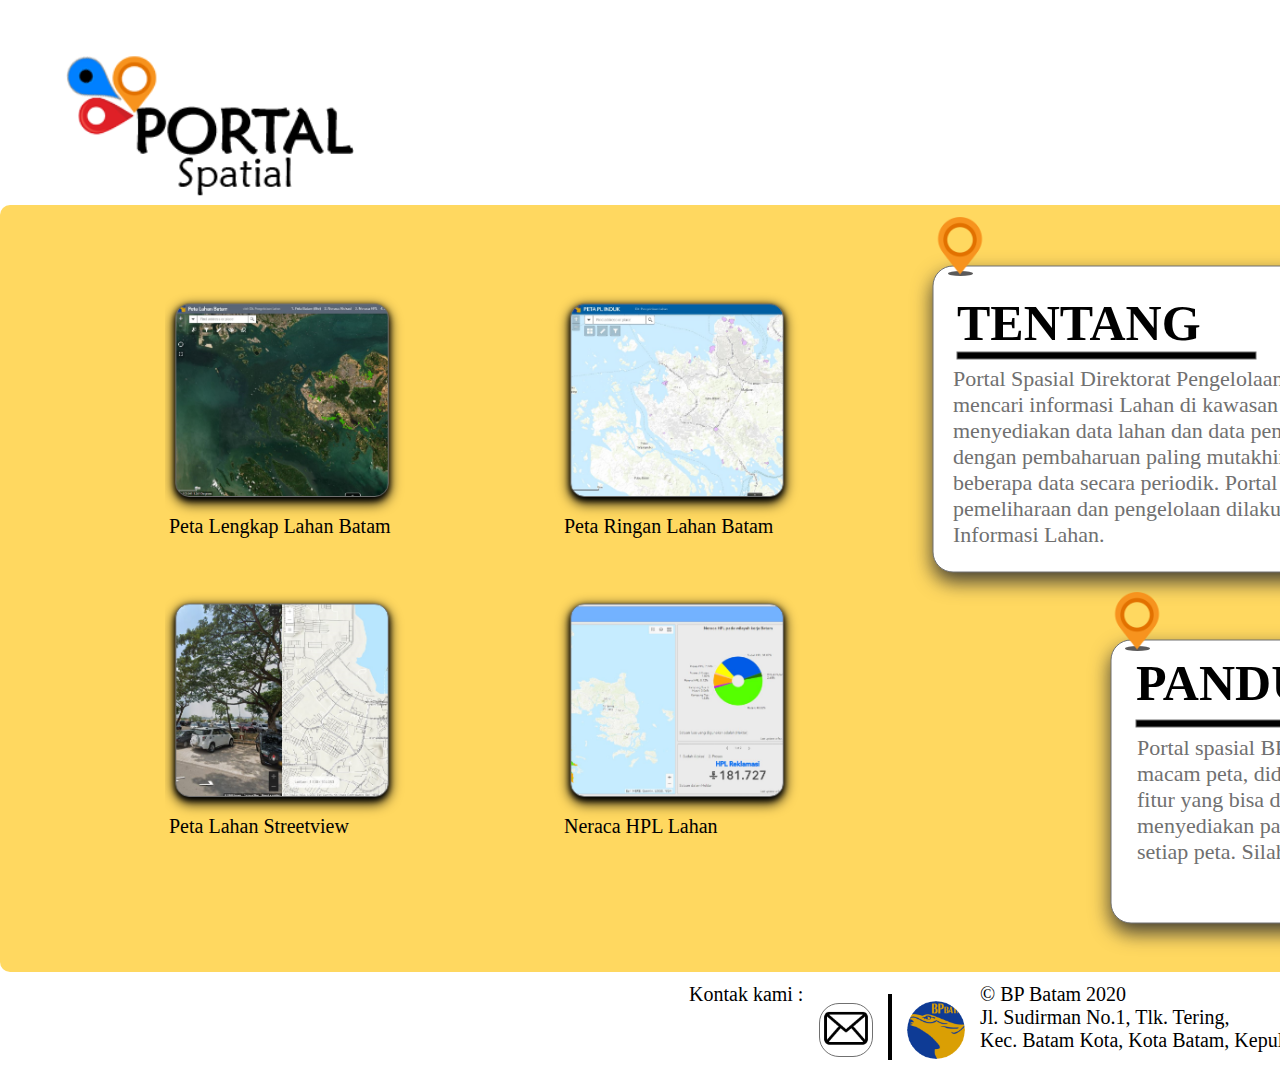
<file: Menu_fix.html>
<!DOCTYPE html>
<html>
<head>
<meta charset="utf-8"/>
<meta http-equiv="X-UA-Compatible" content="IE=edge"/>
<meta name="viewport" content="width=device-width, initial-scale=1.0">

<link rel="icon" href="LOGO/icon2.jpg">

<title>Main Menu</title>
<link rel="stylesheet" type="text/css" id="applicationStylesheet" href="Menu_fix.css"/>
<script id="applicationScript" type="text/javascript" src="Menu_fix.js"></script>
</head>
<body>
<div id="Menu_fix">
	<img id="df5aaf18128440609462c274ecc31b" src="df5aaf18128440609462c274ecc31b.png" srcset="df5aaf18128440609462c274ecc31b.png 1x, df5aaf18128440609462c274ecc31b@2x.png 2x">
	<svg class="Rectangle_41">
		<rect id="Rectangle_41" rx="0" ry="0" x="0" y="0" width="1920" height="111">
		</rect>
	</svg>
	<img onclick="application.goToTargetView(event)" id="profil" src="profil.png" srcset="profil.png 1x, profil@2x.png 2x">
	<div id="_">
		<span></span><br>
	</div>
	<div id="Group_59">
		<svg class="Ellipse_33">
			<ellipse id="Ellipse_33" rx="257" ry="257" cx="257" cy="257">
			</ellipse>
		</svg>
		<svg class="Polygon_1" viewBox="0 0 595 516">
			<path id="Polygon_1" d="M 297.4999694824219 0 L 595 516 L 0 516 Z">
			</path>
		</svg>
		<div id="Group_39">
			<svg class="Path_27" viewBox="131.597 611.202 137.603 107.646">
				<path id="Path_27" d="M 258.9499816894531 715.1995239257813 C 265.9065551757813 709.3212280273438 270.1321411132813 700.0352172851563 269.0239868164063 690.995361328125 C 267.915771484375 681.9554443359375 261.0526123046875 673.6443481445313 252.1493072509766 671.7250366210938 C 243.2460174560547 669.8057861328125 233.0975341796875 675.1193237304688 230.3934173583984 683.8162231445313 C 228.9052124023438 667.0490112304688 227.1903228759766 649.5792236328125 218.2757720947266 635.3002319335938 C 210.203857421875 622.3710327148438 196.2231292724609 613.1196899414063 181.0712738037109 611.4645385742188 C 165.9194183349609 609.8094482421875 149.9663238525391 616.0604248046875 140.5166320800781 628.019775390625 C 131.0669555664063 639.9790649414063 128.7532043457031 657.365234375 135.3715515136719 671.0953369140625 C 140.2470397949219 681.2098999023438 149.2294158935547 688.7373046875 158.6406707763672 694.8611450195313 C 189.0520324707031 714.4830322265625 225.5264282226563 722.4622192382813 261.3528442382813 717.330810546875 L 258.9499816894531 715.1995239257813 Z">
				</path>
			</svg>
			<svg class="Path_28" viewBox="159.256 617.485 75.428 100.508">
				<path id="Path_28" d="M 161.7624206542969 617.8292236328125 C 174.2645874023438 628.012451171875 185.7340698242188 639.401611328125 196.0048828125 651.8319702148438 C 206.2773132324219 664.2495727539063 215.3210906982422 677.63427734375 223.0091552734375 691.7980346679688 C 227.3064422607422 699.7432250976563 231.1668090820313 707.9171142578125 234.5730285644531 716.283203125 C 235.2675018310547 717.9850463867188 232.5040130615234 718.725830078125 231.8172454833984 717.0429077148438 C 225.7840576171875 702.2935791015625 218.3198547363281 688.1709594726563 209.5316925048828 674.877685546875 C 200.7862396240234 661.6325073242188 190.7765350341797 649.2670288085938 179.6432647705078 637.9547729492188 C 173.3462677001953 631.5596923828125 166.7023315429688 625.515625 159.7416687011719 619.8500366210938 C 158.3149108886719 618.6882934570313 160.3474884033203 616.677001953125 161.7624664306641 617.8292236328125 Z">
				</path>
			</svg>
			<svg class="Path_29" viewBox="338.854 149.129 387.571 266.117">
				<path id="Path_29" d="M 721.0098876953125 149.1290130615234 L 344.2691650390625 149.1290130615234 C 341.2798461914063 149.13232421875 338.8573303222656 151.5548248291016 338.8539733886719 154.5441589355469 L 338.85400390625 409.8304443359375 C 338.8572998046875 412.8197631835938 341.2798461914063 415.2423095703125 344.2691650390625 415.24560546875 L 721.0098876953125 415.24560546875 C 723.9991455078125 415.2422180175781 726.4216918945313 412.8197631835938 726.4249877929688 409.8304443359375 L 726.4249877929688 154.5441589355469 C 726.4216918945313 151.5548553466797 723.9991455078125 149.13232421875 721.0098876953125 149.1290130615234 Z M 724.8778076171875 409.8304443359375 C 724.8770141601563 411.9663391113281 723.145751953125 413.6976013183594 721.0098876953125 413.6984558105469 L 344.2691650390625 413.6984252929688 C 342.1333312988281 413.6976013183594 340.4020385742188 411.9663391113281 340.4011840820313 409.8304443359375 L 340.4011840820313 154.5441589355469 C 340.4020690917969 152.4083251953125 342.1333312988281 150.6770477294922 344.2691955566406 150.6762237548828 L 721.0098876953125 150.6762237548828 C 723.145751953125 150.6770477294922 724.8770141601563 152.4083251953125 724.8778686523438 154.544189453125 L 724.8778076171875 409.8304443359375 Z">
				</path>
			</svg>
			<svg class="Rectangle_22">
				<rect id="Rectangle_22" rx="0" ry="0" x="0" y="0" width="386.024" height="1.547">
				</rect>
			</svg>
			<svg class="Ellipse_15">
				<ellipse id="Ellipse_15" rx="4.641569137573242" ry="4.641569137573242" cx="4.641569137573242" cy="4.641569137573242">
				</ellipse>
			</svg>
			<svg class="Ellipse_16">
				<ellipse id="Ellipse_16" rx="4.641569137573242" ry="4.641569137573242" cx="4.641569137573242" cy="4.641569137573242">
				</ellipse>
			</svg>
			<svg class="Ellipse_17">
				<ellipse id="Ellipse_17" rx="4.641569137573242" ry="4.641569137573242" cx="4.641569137573242" cy="4.641569137573242">
				</ellipse>
			</svg>
			<svg class="Path_30" viewBox="540.354 209.629 75.812 10.83">
				<path id="Path_30" d="M 610.7511596679688 220.4593200683594 L 545.7692260742188 220.4593200683594 C 542.778564453125 220.4593200683594 540.3540649414063 218.0348663330078 540.3540649414063 215.0441589355469 C 540.3540649414063 212.0534362792969 542.778564453125 209.6289825439453 545.7692260742188 209.6289825439453 L 610.7511596679688 209.6289825439453 C 613.7418212890625 209.6289825439453 616.1663818359375 212.0534362792969 616.1663818359375 215.0441589355469 C 616.1663818359375 218.0348663330078 613.7418212890625 220.4593200683594 610.7511596679688 220.4593200683594 Z">
				</path>
			</svg>
			<svg class="Path_31" viewBox="482.854 243.629 164.776 10.83">
				<path id="Path_31" d="M 642.2144775390625 254.4593505859375 L 488.2691650390625 254.4593505859375 C 485.2784729003906 254.4593658447266 482.85400390625 252.0348968505859 482.85400390625 249.044189453125 C 482.85400390625 246.053466796875 485.2784729003906 243.6290283203125 488.2691955566406 243.6290283203125 L 642.2144775390625 243.6289978027344 C 645.205322265625 243.6290283203125 647.6297607421875 246.053466796875 647.6297607421875 249.044189453125 C 647.6297607421875 252.0348968505859 645.205322265625 254.4593658447266 642.214599609375 254.4593658447266 Z">
				</path>
			</svg>
			<svg class="Path_32" viewBox="710.397 390.304 59.007 59.007">
				<path id="Path_32" d="M 739.900390625 449.3107604980469 C 723.606201171875 449.3107604980469 710.3970947265625 436.1016845703125 710.3970947265625 419.8074645996094 C 710.3970947265625 403.5132446289063 723.606201171875 390.30419921875 739.900390625 390.30419921875 C 756.194580078125 390.30419921875 769.4036865234375 403.5132446289063 769.4036865234375 419.8074645996094 C 769.3853149414063 436.0940246582031 756.18701171875 449.2923583984375 739.900390625 449.3107299804688 Z M 739.900390625 392.3388977050781 C 724.7299194335938 392.3389282226563 712.4318237304688 404.6370544433594 712.4318237304688 419.8074951171875 C 712.4318237304688 434.9779968261719 724.7299194335938 447.2760620117188 739.900390625 447.2760620117188 C 755.0708618164063 447.2760620117188 767.3689575195313 434.9779968261719 767.3689575195313 419.8074951171875 C 767.3515625 404.6443176269531 755.0635375976563 392.3565979003906 739.900390625 392.3393859863281 Z">
				</path>
			</svg>
			<svg class="Path_33" viewBox="390.661 288.161 59.007 59.007">
				<path id="Path_33" d="M 420.1643676757813 347.1678161621094 C 403.8701782226563 347.1678161621094 390.6611022949219 333.9587097167969 390.6611022949219 317.6644897460938 C 390.6611022949219 301.3703002929688 403.8701782226563 288.1611938476563 420.1643676757813 288.1611938476563 C 436.4585876464844 288.1611938476563 449.6676635742188 301.3703002929688 449.6676635742188 317.6644897460938 C 449.6492919921875 333.9510803222656 436.4509887695313 347.1494140625 420.1643676757813 347.1677856445313 Z M 420.1643676757813 290.1959228515625 C 404.9939270019531 290.1959228515625 392.6958312988281 302.4940185546875 392.6958312988281 317.6644897460938 C 392.6958312988281 332.8349914550781 404.9939270019531 345.1330871582031 420.1643676757813 345.1330871582031 C 435.3348388671875 345.1330871582031 447.6329345703125 332.8349914550781 447.6329345703125 317.6644897460938 C 447.6155090332031 302.5013427734375 435.3275451660156 290.2135620117188 420.1643676757813 290.1963806152344 Z">
				</path>
			</svg>
			<svg class="Path_34" viewBox="410.222 306.083 28.742 31.28">
				<path id="Path_34" d="M 436.0531616210938 337.3624267578125 C 434.444580078125 337.3628845214844 433.1397094726563 336.0602416992188 433.1373291015625 334.45166015625 L 433.1373291015625 317.8972778320313 C 433.1390991210938 316.2904357910156 434.441162109375 314.9883117675781 436.0479736328125 314.9864807128906 L 436.0531616210938 314.9864501953125 C 437.659912109375 314.9883422851563 438.9620361328125 316.2904663085938 438.9637451171875 317.8972778320313 L 438.9637451171875 334.4509582519531 C 438.96240234375 336.0580444335938 437.6602172851563 337.3606262207031 436.0531616210938 337.3624572753906 Z M 428.4531860351563 337.3624267578125 C 427.6749877929688 337.3702697753906 426.92578125 337.0674438476563 426.3715209960938 336.5210266113281 C 425.8173828125 335.9746704101563 425.50390625 335.2298583984375 425.5006713867188 334.4516296386719 L 425.5006713867188 325.5341796875 C 425.50244140625 323.9274597167969 426.8045654296875 322.6253967285156 428.4112548828125 322.6237487792969 L 428.4531860351563 322.6237487792969 C 430.0598754882813 322.6253967285156 431.3619384765625 323.9274597167969 431.36376953125 325.5341796875 L 431.36376953125 334.4512329101563 C 431.3622436523438 336.0581359863281 430.0601806640625 337.3604736328125 428.453369140625 337.3624267578125 Z M 420.77978515625 337.3624267578125 C 419.1712646484375 337.3628540039063 417.8663330078125 336.0602111816406 417.8639526367188 334.4516296386719 L 417.864013671875 308.993408203125 C 417.86572265625 307.3865661621094 419.1678466796875 306.0844421386719 420.774658203125 306.0825805664063 L 420.77978515625 306.0826110839844 C 422.3865966796875 306.08447265625 423.6886596679688 307.3865966796875 423.6904296875 308.9933776855469 L 423.6904296875 334.4516296386719 C 423.6886596679688 336.058349609375 422.38671875 337.3604431152344 420.780029296875 337.3624267578125 Z M 413.1356811523438 337.3624267578125 C 412.36279296875 337.3632507324219 411.621337890625 337.056640625 411.0747680664063 336.5101623535156 C 410.5281982421875 335.9637756347656 410.2213745117188 335.2223815917969 410.2219848632813 334.4494934082031 L 410.2252197265625 330.6257934570313 C 410.2259521484375 329.0183715820313 411.529541015625 327.7158508300781 413.136962890625 327.7165222167969 C 414.7444458007813 327.7172546386719 416.0469970703125 329.0209045410156 416.0463256835938 330.6283264160156 L 416.0462646484375 334.4516296386719 C 416.0444946289063 336.0582580566406 414.7427368164063 337.3603210449219 413.1361694335938 337.3624267578125 Z">
				</path>
			</svg>
			<svg class="Path_35" viewBox="969.202 672.161 59.006 59.007">
				<path id="Path_35" d="M 998.7054443359375 731.1677856445313 C 982.4111938476563 731.1677856445313 969.2020874023438 717.9586181640625 969.2021484375 701.6644287109375 C 969.2021484375 685.3703002929688 982.4112548828125 672.1611328125 998.7054443359375 672.1611938476563 C 1014.999633789063 672.1611938476563 1028.208618164063 685.3703002929688 1028.208618164063 701.66455078125 C 1028.190185546875 717.9510498046875 1014.992004394531 731.1493530273438 998.7054443359375 731.1677856445313 Z M 998.7054443359375 674.1958618164063 C 983.5349731445313 674.1959228515625 971.2368774414063 686.4940795898438 971.2368774414063 701.66455078125 C 971.2368774414063 716.8350219726563 983.5349731445313 729.133056640625 998.7054443359375 729.133056640625 C 1013.8759765625 729.133056640625 1026.173950195313 716.8350219726563 1026.173950195313 701.66455078125 C 1026.156616210938 686.5012817382813 1013.868713378906 674.2135620117188 998.7054443359375 674.1963500976563 Z">
				</path>
			</svg>
			<svg class="Path_36" viewBox="988.252 702.958 29.544 19.376">
				<path id="Path_36" d="M 1011.156494140625 703.5164794921875 L 1005.404541015625 712.3115234375 C 1005.866577148438 712.8724365234375 1006.117919921875 713.5771484375 1006.115295410156 714.3038330078125 C 1006.115234375 716.051513671875 1004.698425292969 717.4683227539063 1002.950744628906 717.4683227539063 C 1001.203002929688 717.4683227539063 999.7861328125 716.051513671875 999.7861328125 714.3038330078125 C 999.7877807617188 714.1002197265625 999.8059692382813 713.8970336914063 999.8408203125 713.6964111328125 L 996.0445556640625 711.4854736328125 C 995.0377807617188 712.4601440429688 993.5084228515625 712.6531982421875 992.291015625 711.9592895507813 L 988.2517700195313 715.7432861328125 L 988.2517700195313 719.5152587890625 C 988.255126953125 721.0679931640625 989.51123046875 722.3268432617188 991.06396484375 722.3334350585938 L 1014.977111816406 722.33349609375 C 1016.530883789063 722.326904296875 1017.788696289063 721.0689697265625 1017.795471191406 719.5152587890625 L 1017.795471191406 705.5270385742188 L 1013.932434082031 702.957763671875 C 1013.145874023438 703.56884765625 1012.118347167969 703.7757568359375 1011.156616210938 703.5165405273438 Z">
				</path>
			</svg>
			<svg class="Path_37" viewBox="988.248 692.594 29.544 17.936">
				<path id="Path_37" d="M 993.8479614257813 703.7213745117188 C 995.595703125 703.7213134765625 997.0125122070313 705.13818359375 997.0125122070313 706.8858642578125 L 997.0125122070313 706.8858642578125 L 997.0125122070313 707.2928466796875 L 1000.972717285156 709.5098876953125 C 1001.537841796875 709.0462036132813 1002.246276855469 708.79296875 1002.977172851563 708.7931518554688 C 1003.207824707031 708.7947387695313 1003.437744140625 708.8191528320313 1003.66357421875 708.8660278320313 L 1009.427673339844 699.9434204101563 C 1008.637451171875 698.8330078125 1008.650207519531 697.3406372070313 1009.459106445313 696.2438354492188 C 1010.26806640625 695.1470947265625 1011.690124511719 694.6942138671875 1012.984375 695.1212768554688 C 1014.278503417969 695.5482177734375 1015.151916503906 696.7584228515625 1015.149353027344 698.1212158203125 C 1015.149047851563 698.3726806640625 1015.120544433594 698.623291015625 1015.064270019531 698.868408203125 L 1017.791442871094 700.6905517578125 L 1017.791442871094 695.4122924804688 C 1017.784851074219 693.8585205078125 1016.52685546875 692.6005249023438 1014.973083496094 692.5938720703125 L 991.0599365234375 692.5939331054688 C 989.5072021484375 692.6007080078125 988.2510986328125 693.8595581054688 988.2477416992188 695.4122924804688 L 988.2477416992188 710.5303344726563 L 990.8838500976563 708.0036010742188 C 990.5261840820313 707.034423828125 990.6651611328125 705.9515380859375 991.256103515625 705.10400390625 C 991.8468627929688 704.2564697265625 992.8147583007813 703.7515869140625 993.847900390625 703.7518920898438 Z">
				</path>
			</svg>
			<svg class="Path_38" viewBox="552.729 288.161 59.007 59.007">
				<path id="Path_38" d="M 582.2322998046875 347.1678161621094 C 565.9380493164063 347.1678161621094 552.72900390625 333.9587097167969 552.72900390625 317.6644897460938 C 552.72900390625 301.3703002929688 565.9380493164063 288.1611938476563 582.2322387695313 288.1611938476563 C 598.5265502929688 288.1611938476563 611.7355346679688 301.3703002929688 611.7355346679688 317.6644897460938 C 611.7172241210938 333.9510803222656 598.5189208984375 347.1493835449219 582.2322998046875 347.1677856445313 Z M 582.2322998046875 290.1959228515625 C 567.0618896484375 290.1959228515625 554.7637329101563 302.4940185546875 554.7637329101563 317.6645202636719 C 554.7637329101563 332.8350219726563 567.0618896484375 345.1331176757813 582.2322387695313 345.1330871582031 C 597.4027709960938 345.1330871582031 609.7008666992188 332.8349914550781 609.7008666992188 317.6644897460938 C 609.6834106445313 302.5013427734375 597.3954467773438 290.2135925292969 582.2322998046875 290.1963806152344 Z">
				</path>
			</svg>
			<svg class="Path_39" viewBox="567.832 312.475 35.638 21.389">
				<path id="Path_39" d="M 569.9772338867188 333.8641357421875 C 569.1107177734375 333.8641662597656 568.328857421875 333.34228515625 567.996337890625 332.54150390625 C 567.663818359375 331.740234375 567.84619140625 330.8180236816406 568.4583740234375 330.2040100097656 L 579.359375 319.2726135253906 C 579.7020874023438 318.9270629882813 580.1688842773438 318.7332153320313 580.655517578125 318.734375 L 580.6567993164063 318.734375 C 581.1428833007813 318.7330017089844 581.6094360351563 318.9261474609375 581.9522705078125 319.2707824707031 L 587.008056640625 324.3266296386719 C 587.2137451171875 324.5335693359375 587.4937133789063 324.6495361328125 587.7855224609375 324.648681640625 L 587.7860107421875 324.648681640625 C 588.0777587890625 324.6494750976563 588.3577880859375 324.5333862304688 588.5632934570313 324.3262634277344 L 595.7012329101563 317.1763000488281 C 595.77001953125 317.1075439453125 595.8085327148438 317.0142517089844 595.8084106445313 316.9170837402344 C 595.8082885742188 316.8198547363281 595.76953125 316.7267150878906 595.7007446289063 316.6581115722656 L 593.391357421875 314.3524169921875 C 593.076416015625 314.0382385253906 592.9819946289063 313.565185546875 593.1519775390625 313.1541442871094 C 593.322021484375 312.7430725097656 593.7230224609375 312.4750366210938 594.1679077148438 312.47509765625 L 602.3709106445313 312.4751281738281 C 602.977783203125 312.4757995605469 603.4695434570313 312.9676208496094 603.47021484375 313.5744934082031 L 603.47021484375 321.7722473144531 C 603.4703369140625 322.2169189453125 603.2025146484375 322.6178894042969 602.791748046875 322.7881164550781 C 602.380859375 322.9583740234375 601.907958984375 322.8643493652344 601.5936279296875 322.5498962402344 L 599.2805786132813 320.2367248535156 C 599.1375122070313 320.0935974121094 598.9054565429688 320.0935974121094 598.7623901367188 320.2367248535156 L 589.0966186523438 329.8955993652344 C 588.7538452148438 330.2402038574219 588.2875366210938 330.4333801269531 587.8014526367188 330.4320373535156 L 587.8012084960938 330.4320068359375 C 587.3150634765625 330.4332885742188 586.8485717773438 330.2400207519531 586.5057983398438 329.8952331542969 L 581.447509765625 324.8369445800781 C 581.0123901367188 324.4218444824219 580.3279418945313 324.4218444824219 579.8927612304688 324.8369445800781 L 571.494140625 333.2354736328125 C 571.0928344726563 333.6393432617188 570.5465698242188 333.86572265625 569.9772338867188 333.8641357421875 Z">
				</path>
			</svg>
			<svg class="Path_40" viewBox="552.729 388.161 59.007 59.007">
				<path id="Path_40" d="M 582.2322998046875 447.1677856445313 C 565.9380493164063 447.1677856445313 552.72900390625 433.9587707519531 552.72900390625 417.6644897460938 C 552.72900390625 401.3703002929688 565.9380493164063 388.1612243652344 582.2322387695313 388.1612243652344 C 598.5265502929688 388.1612243652344 611.7355346679688 401.3703002929688 611.7355346679688 417.6644897460938 C 611.7172241210938 433.9510803222656 598.5189208984375 447.1494140625 582.2322998046875 447.1677856445313 Z">
				</path>
			</svg>
			<svg class="Path_41" viewBox="710.729 285.161 59.007 59.007">
				<path id="Path_41" d="M 740.2323608398438 344.1677551269531 C 723.9381713867188 344.1677551269531 710.7291259765625 330.9586791992188 710.7291259765625 314.6644592285156 C 710.7291259765625 298.3702697753906 723.9381713867188 285.1611938476563 740.2323608398438 285.1611938476563 C 756.526611328125 285.1611938476563 769.7356567382813 298.3702697753906 769.7356567382813 314.6644592285156 C 769.7172241210938 330.9510498046875 756.5189208984375 344.1493530273438 740.2322998046875 344.167724609375 Z">
				</path>
			</svg>
			<svg class="Path_42" viewBox="410.11 388.161 43.963 59.01">
				<path id="Path_42" d="M 424.5685119628906 388.1610107421875 C 419.5041809082031 388.16748046875 414.526123046875 389.4725646972656 410.1100769042969 391.9515991210938 C 423.2767028808594 393.1151733398438 433.7487182617188 403.4890747070313 435.0362854003906 416.6441040039063 C 436.3238525390625 429.7991638183594 428.0618896484375 442.0066223144531 415.3707580566406 445.7010192871094 C 416.5230407714844 446.0829467773438 417.6986694335938 446.3904113769531 418.8904724121094 446.6215515136719 C 420.7606811523438 446.9894714355469 422.6624450683594 447.1734924316406 424.5685424804688 447.1708068847656 C 440.8636169433594 447.1708068847656 454.0733947753906 433.9609985351563 454.0733947753906 417.6659240722656 C 454.0733947753906 401.3707885742188 440.8636169433594 388.1610107421875 424.5685424804688 388.1610107421875 Z">
				</path>
			</svg>
			<svg class="Path_43" viewBox="368.77 390.301 59.075 59.073">
				<path id="Path_43" d="M 404.0149536132813 390.8579711914063 C 402.1454162597656 390.483642578125 400.2431640625 390.2970581054688 398.3365173339844 390.301025390625 C 382.5795593261719 390.2848205566406 369.5845336914063 402.6405639648438 368.8064575195313 418.3782653808594 C 368.0283813476563 434.1159973144531 379.7413330078125 447.6932678222656 395.4230041503906 449.2313537597656 C 411.1046752929688 450.7694702148438 425.232421875 439.7267456054688 427.5270080566406 424.1377563476563 C 429.821533203125 408.5487670898438 419.4747619628906 393.9036254882813 404.0149841308594 390.8580017089844 Z M 406.0108642578125 446.1854858398438 C 395.6919860839844 449.1869812011719 384.5703735351563 445.8959350585938 377.5464782714844 437.762451171875 C 370.5225830078125 429.6289672851563 368.8861694335938 418.1466979980469 373.3583679199219 408.3748779296875 C 377.8305053710938 398.6030883789063 387.5899353027344 392.336181640625 398.3365173339844 392.3355407714844 C 399.1490173339844 392.3355407714844 399.9535522460938 392.3742065429688 400.7502136230469 392.4361267089844 C 413.9168090820313 393.5997009277344 424.3888244628906 403.9735717773438 425.6763916015625 417.1286315917969 C 426.9638977050781 430.28369140625 418.7019653320313 442.4911193847656 406.0108642578125 446.1855163574219 Z">
				</path>
			</svg>
			<svg class="Path_44" viewBox="402.025 405.089 21.268 18.067">
				<path id="Path_44" d="M 423.04443359375 417.9601745605469 C 421.0137329101563 409.0604248046875 412.1598510742188 403.4859313964844 403.2566528320313 405.50146484375 C 402.8389282226563 405.5967407226563 402.406494140625 405.7139892578125 402.0254516601563 405.8312683105469 L 405.9683837890625 423.1567687988281 L 423.2938842773438 419.2211608886719 C 423.2208251953125 418.818115234375 423.1395874023438 418.3787231445313 423.04443359375 417.9601745605469 Z">
				</path>
			</svg>
			<svg class="Path_45" viewBox="384.468 409.98 33.088 32.346">
				<path id="Path_45" d="M 417.391357421875 423.3702087402344 L 400.0585021972656 427.3058471679688 L 396.1228637695313 409.9803466796875 C 387.7100830078125 412.5833435058594 382.8116149902344 421.3211059570313 384.9803466796875 429.8561706542969 C 387.1490478515625 438.3912048339844 395.6244812011719 443.730712890625 404.2593994140625 442.0019836425781 C 412.8943176269531 440.2732238769531 418.6609191894531 432.0823669433594 417.3766784667969 423.3702392578125 Z">
				</path>
			</svg>
			<svg class="Path_46" viewBox="782.599 530.304 59.006 59.007">
				<path id="Path_46" d="M 812.1023559570313 589.3107299804688 C 795.8080444335938 589.3107299804688 782.59912109375 576.1016845703125 782.59912109375 559.8074340820313 C 782.59912109375 543.5132446289063 795.8080444335938 530.30419921875 812.1023559570313 530.30419921875 C 828.396484375 530.30419921875 841.6055908203125 543.5132446289063 841.6055908203125 559.8074340820313 C 841.587158203125 576.093994140625 828.388916015625 589.2922973632813 812.1023559570313 589.3107299804688 Z M 812.1023559570313 532.3389282226563 C 796.9319458007813 532.3389282226563 784.6337890625 544.6370239257813 784.6337890625 559.8074951171875 C 784.6337890625 574.9779663085938 796.9319458007813 587.276123046875 812.1023559570313 587.276123046875 C 827.2728271484375 587.276123046875 839.5709838867188 574.9779663085938 839.5709838867188 559.8074951171875 C 839.553466796875 544.644287109375 827.2655029296875 532.3565673828125 812.1023559570313 532.3392944335938 Z">
				</path>
			</svg>
			<svg class="Path_47" viewBox="797.228 553.161 36.374 23.643">
				<path id="Path_47" d="M 828.1445922851563 576.8035888671875 C 825.1290893554688 576.8055419921875 822.6829833984375 574.3626708984375 822.6810302734375 571.3472290039063 C 822.678955078125 568.331787109375 825.121826171875 565.8855590820313 828.1373291015625 565.8836059570313 C 831.15283203125 565.881591796875 833.5989379882813 568.3243408203125 833.60107421875 571.3397827148438 C 833.60107421875 574.3560180664063 831.1583251953125 576.8009033203125 828.143310546875 576.8035888671875 Z M 815.4142456054688 576.8035888671875 C 812.40234375 576.8001098632813 809.96142578125 574.359375 809.9580078125 571.3473510742188 L 809.9580078125 558.6171264648438 C 809.9580078125 555.6036376953125 812.4009399414063 553.1607666015625 815.414306640625 553.1607666015625 C 818.4277954101563 553.1607666015625 820.8707275390625 555.6036376953125 820.8707275390625 558.6171264648438 L 820.8706665039063 571.3474731445313 C 820.8670654296875 574.3596801757813 818.42578125 576.800537109375 815.41357421875 576.8035888671875 Z M 802.6876220703125 576.8035888671875 C 799.6734619140625 576.7999877929688 797.23095703125 574.3574829101563 797.2275390625 571.3433227539063 L 797.2276000976563 566.2571411132813 C 797.2276000976563 563.2415771484375 799.6720581054688 560.797119140625 802.6876220703125 560.797119140625 C 805.7031860351563 560.797119140625 808.147705078125 563.2415771484375 808.147705078125 566.2571411132813 L 808.147705078125 571.3434448242188 C 808.144287109375 574.357666015625 805.701416015625 576.8004760742188 802.6870727539063 576.8035888671875 Z">
				</path>
			</svg>
			<svg class="Path_48" viewBox="203.542 543.633 13.273 36.192">
				<path id="Path_48" d="M 207.4780578613281 579.8248901367188 L 216.4710998535156 578.8045654296875 L 216.8145904541016 543.6329956054688 L 203.5420074462891 545.1392211914063 L 207.4780578613281 579.8248901367188 Z">
				</path>
			</svg>
			<svg class="Path_49" viewBox="0 0 28.444 10.99">
				<path id="Path_49" d="M -1.569156876225888e-21 5.235172648099251e-05 L 28.44384384155273 5.235172648099251e-05 L 28.44384384155273 10.98977947235107 L 10.98967456817627 10.98977947235107 C 4.92025089263916 10.98972606658936 -1.819217659443384e-16 6.069449901580811 0 0 L -1.569156876225888e-21 5.235172648099251e-05 Z">
				</path>
			</svg>
			<svg class="Path_50" viewBox="89.079 544.565 13.357 34.909">
				<path id="Path_50" d="M 89.08055114746094 579.4742431640625 L 98.13084411621094 579.4735107421875 L 102.4358978271484 544.5650024414063 L 89.07901000976563 544.5657958984375 L 89.08055114746094 579.4742431640625 Z">
				</path>
			</svg>
			<svg class="Path_51" viewBox="0 0 28.444 10.99">
				<path id="Path_51" d="M 1.308793162024813e-05 5.235172648099251e-05 L 28.4438591003418 5.235172648099251e-05 L 28.4438591003418 10.98972606658936 L 10.98970031738281 10.98972606658936 C 4.92023754119873 10.98967456817627 -4.515634217006957e-20 6.069449901580811 0 0 L 1.308793162024813e-05 5.235172648099251e-05 Z">
				</path>
			</svg>
			<svg class="Path_52" viewBox="214.68 529.814 107.78 150.267">
				<path id="Path_52" d="M 281.8583374023438 535.3916625976563 L 287.0258178710938 552.2001953125 L 315.0779113769531 612.9039916992188 L 322.4600830078125 670.4845581054688 L 305.481201171875 671.2228393554688 L 295.1455993652344 618.0711669921875 L 259.7113952636719 579.6840209960938 L 228.7064819335938 680.0812377929688 L 214.680419921875 678.6048583984375 C 214.680419921875 678.6048583984375 226.4918212890625 548.6796264648438 242.7325134277344 535.3915405273438 C 242.7329711914063 535.3916625976563 269.3082885742188 522.8424682617188 281.8583374023438 535.3916625976563 Z">
				</path>
			</svg>
			<svg class="Ellipse_18">
				<ellipse id="Ellipse_18" rx="18.131284713745117" ry="18.131284713745117" cx="18.131284713745117" cy="18.131284713745117">
				</ellipse>
			</svg>
			<svg class="Path_53" viewBox="239.858 450.334 49.58 83.627">
				<path id="Path_53" d="M 289.4037170410156 520.7188720703125 C 289.4037170410156 520.7188720703125 291.6183471679688 445.4211120605469 260.6133728027344 450.5885925292969 C 229.6083831787109 455.7560424804688 242.5277557373047 528.4702758789063 242.5277557373047 528.4702758789063 C 242.5277557373047 528.4702758789063 249.1716766357422 541.758056640625 265.4123229980469 526.9938354492188 C 281.6529541015625 512.2296752929688 289.4037170410156 520.7188720703125 289.4037170410156 520.7188720703125 Z">
				</path>
			</svg>
			<svg class="Path_54" viewBox="342.269 445.426 35.7 25.506">
				<path id="Path_54" d="M 376.7783813476563 456.9333190917969 C 375.6000366210938 458.7875061035156 373.6610412597656 460.0245666503906 371.4829711914063 460.3116149902344 C 369.304931640625 460.5986328125 367.1116333007813 459.9062194824219 365.4931640625 458.4205932617188 L 342.269287109375 470.9326782226563 L 343.4852294921875 457.2782897949219 L 365.3526000976563 447.4900207519531 C 368.088623046875 444.8794250488281 372.3448181152344 444.7277221679688 375.2597351074219 447.1368713378906 C 378.1746826171875 449.5461120605469 378.8270568847656 453.7546997070313 376.7782897949219 456.9333801269531 Z">
				</path>
			</svg>
			<svg class="Path_55" viewBox="256.284 450.169 88.508 34.831">
				<path id="Path_55" d="M 268.1818237304688 459.7444763183594 L 305.8798522949219 466.1167602539063 L 339.6629333496094 450.1687927246094 L 344.7919616699219 461.1363220214844 L 307.8092041015625 484.6923828125 C 307.8092041015625 484.6923828125 268.6558837890625 487.3509521484375 259.6036682128906 477.0255737304688 C 256.2091064453125 473.153564453125 255.821044921875 469.62939453125 256.6620178222656 466.7366943359375 C 258.1862487792969 461.8320922851563 263.1273498535156 458.8330078125 268.1818237304688 459.7444763183594 Z">
				</path>
			</svg>
			<svg class="Path_56" viewBox="172.48 383.377 94.041 103.084">
				<path id="Path_56" d="M 247.2247924804688 430.6312561035156 C 247.4004211425781 430.4739074707031 247.4915313720703 430.2429809570313 247.4707489013672 430.0081176757813 C 247.4499359130859 429.7732238769531 247.3195953369141 429.5619201660156 247.1191253662109 429.4378051757813 C 243.8394470214844 427.4067687988281 241.9307556152344 423.7467651367188 242.1424407958984 419.8949279785156 C 242.3541564941406 416.0430603027344 244.6524505615234 412.6143188476563 248.1349334716797 410.954833984375 C 253.465576171875 408.4132080078125 260.6890258789063 410.3905029296875 264.6296997070313 405.5065307617188 C 266.2513427734375 403.3921203613281 266.8719177246094 400.6763610839844 266.3295288085938 398.0674133300781 C 265.4792175292969 393.4544677734375 262.0114135742188 390.0287475585938 258.1277770996094 387.6810607910156 C 248.3952789306641 381.7976989746094 236.1650238037109 381.956787109375 226.5888977050781 388.0913696289063 C 217.0127410888672 394.2258911132813 211.7552795410156 405.2696228027344 213.0310974121094 416.5704040527344 C 213.5324096679688 421.0101013183594 214.9023284912109 425.9883728027344 212.2624206542969 429.5929565429688 C 209.9390106201172 432.765380859375 205.5534210205078 433.3602600097656 201.7009887695313 434.1484985351563 C 193.4380645751953 435.8392333984375 185.4664916992188 439.7396240234375 179.8590850830078 446.0398559570313 C 174.2516632080078 452.3399963378906 171.2603454589844 461.17919921875 172.9509582519531 469.4422302246094 C 174.6416015625 477.7052307128906 181.4242248535156 484.9668273925781 189.7605590820313 486.2477111816406 C 196.5459594726563 487.2901916503906 203.5523529052734 484.4085693359375 208.5351715087891 479.6863098144531 C 213.5179748535156 474.9640502929688 216.6675872802734 468.5870056152344 218.6542663574219 462.0157470703125 C 221.0122375488281 454.2162475585938 221.9423217773438 445.8117370605469 226.1994018554688 438.8640747070313 C 230.3652038574219 432.0653686523438 239.3424530029297 427.1917419433594 246.3783721923828 430.7325134277344 C 246.6544342041016 430.8766784667969 246.9906921386719 430.83642578125 247.2248687744141 430.6311950683594 Z">
				</path>
			</svg>
			<svg class="Path_57" viewBox="934.167 478.242 31.089 108.886">
				<path id="Path_57" d="M 945.1065063476563 586.315673828125 C 947.0927124023438 585.3272094726563 948.5391845703125 583.5096435546875 949.0565795898438 581.3522338867188 C 949.573974609375 579.1947631835938 949.109130859375 576.9189453125 947.7872314453125 575.1371459960938 L 965.2565307617188 478.4571228027344 L 948.9547119140625 478.2423095703125 L 936.8236083984375 573.8468017578125 C 933.91357421875 576.3203125 933.3133544921875 580.579345703125 935.4266967773438 583.7606811523438 C 937.5399780273438 586.9420166015625 941.6986694335938 588.0398559570313 945.1068725585938 586.316162109375 Z">
				</path>
			</svg>
			<svg class="Path_58" viewBox="746.406 462.891 26.302 95.152">
				<path id="Path_58" d="M 752.5948486328125 462.8909606933594 L 746.4060668945313 492.28759765625 L 747.1796264648438 558.0430908203125 L 758.7835693359375 558.0430908203125 L 764.1987915039063 493.8347778320313 L 772.7083129882813 466.7589416503906 L 752.5948486328125 462.8909606933594 Z">
				</path>
			</svg>
			<svg class="Path_59" viewBox="795.98 465.742 26.302 95.152">
				<path id="Path_59" d="M 802.1687622070313 465.7420043945313 L 795.97998046875 495.1386108398438 L 796.7536010742188 560.8941650390625 L 808.3575439453125 560.8941650390625 L 813.7726440429688 496.685791015625 L 822.2822265625 469.6099853515625 L 802.1687622070313 465.7420043945313 Z">
				</path>
			</svg>
			<svg class="Path_60" viewBox="0 0 29.807 11.516">
				<path id="Path_60" d="M 11.51648998260498 -1.078712009323867e-17 L 29.80729484558105 -2.791951950431447e-17 L 29.80729484558105 11.51643753051758 L 5.303448231458729e-18 11.51643753051758 L 5.303448231458729e-18 11.51643753051758 C 2.374451520040365e-18 5.156121253967285 5.156121253967285 -4.829570520597513e-18 11.51648998260498 -1.078712009323867e-17 Z">
				</path>
			</svg>
			<svg class="Path_61" viewBox="0 0 29.807 11.516">
				<path id="Path_61" d="M 11.51654243469238 2.605806685096468e-06 L 29.80734634399414 2.605806685096468e-06 L 29.80734634399414 11.51644039154053 L 5.303448231458729e-18 11.51644039154053 L 5.303448231458729e-18 11.51644039154053 C 2.374403336769683e-18 5.15601921081543 5.15622615814209 -0.000102097648777999 11.51659488677979 2.605806685096468e-06 Z">
				</path>
			</svg>
			<svg class="Ellipse_19">
				<ellipse id="Ellipse_19" rx="19.000263214111328" ry="19.000263214111328" cx="19.000263214111328" cy="19.000263214111328">
				</ellipse>
			</svg>
			<svg class="Path_62" viewBox="884.906 433.46 70.256 108.286">
				<path id="Path_62" d="M 953.5842895507813 455.4237670898438 C 947.8035888671875 446.3530883789063 929.6533813476563 424.8406372070313 902.6458129882813 437.1887512207031 C 898.2876586914063 439.2043151855469 895.6436157226563 443.7188720703125 896.0180053710938 448.5060119628906 C 897.3248901367188 465.7563781738281 898.9737548828125 509.70751953125 884.9061279296875 536.0081176757813 C 884.9061279296875 536.0081176757813 925.90673828125 548.3856201171875 948.3409423828125 536.7816772460938 C 948.3409423828125 536.7816772460938 940.60498046875 484.9508056640625 948.3409423828125 474.89404296875 C 950.9205322265625 471.6802978515625 953.0093994140625 468.1018981933594 954.5396728515625 464.2755737304688 C 955.6290893554688 461.3386840820313 955.2753295898438 458.0606079101563 953.5843505859375 455.4237670898438 Z">
				</path>
			</svg>
			<svg class="Path_63" viewBox="954.906 461.02 17.019 22.434">
				<path id="Path_63" d="M 961.868408203125 461.02001953125 L 969.4600830078125 464.1832275390625 C 970.491943359375 464.6132202148438 971.18115234375 465.6019592285156 971.227783203125 466.7187805175781 L 971.925048828125 483.4542541503906 L 954.906005859375 481.9070739746094 L 961.868408203125 461.02001953125 Z">
				</path>
			</svg>
			<svg class="Path_64" viewBox="870.42 564.02 74.199 66.529">
				<path id="Path_64" d="M 884.720703125 564.02001953125 C 884.720703125 564.02001953125 867.7015991210938 595.7373657226563 870.7960205078125 625.1339721679688 L 894.7774658203125 629.001953125 L 911.7965698242188 588.00146484375 L 907.9285278320313 629.7755126953125 L 932.68359375 630.5491943359375 C 932.68359375 630.5491943359375 948.9291381835938 570.208740234375 943.513916015625 564.7936401367188 L 884.720703125 564.02001953125 Z">
				</path>
			</svg>
			<svg class="Path_65" viewBox="846.38 464.152 49.214 80.183">
				<path id="Path_65" d="M 855.1060791015625 544.239990234375 C 857.29931640625 543.9046020507813 859.231201171875 542.614990234375 860.3819580078125 540.7181396484375 C 861.5328369140625 538.8214111328125 861.784423828125 536.5123291015625 861.0689697265625 534.412109375 L 895.59375 469.3297729492188 L 880.1343994140625 464.1523742675781 L 851.021484375 529.8386840820313 C 847.4957275390625 531.3065185546875 845.625 535.1795654296875 846.6671142578125 538.8538208007813 C 847.709228515625 542.5280151367188 851.3348388671875 544.842041015625 855.106201171875 544.2403564453125 Z">
				</path>
			</svg>
			<svg class="Path_66" viewBox="881.679 443.387 26.62 34.271">
				<path id="Path_66" d="M 908.29931640625 447.0097961425781 L 901.9047241210938 444.1492309570313 C 901.9047241210938 444.1492309570313 896.4829711914063 440.7879638671875 891.677001953125 448.1839599609375 C 886.8710327148438 455.5799255371094 881.6793823242188 471.7878723144531 881.6793823242188 471.7878723144531 L 902.5436401367188 477.6586303710938 L 908.29931640625 447.0097961425781 Z">
				</path>
			</svg>
			<svg class="Path_67" viewBox="895.39 366.362 44.999 45.093">
				<path id="Path_67" d="M 917.0120849609375 402.384521484375 C 917.6943359375 400.0159301757813 917.4971923828125 396.8107604980469 915.2008056640625 395.9148864746094 C 914.00439453125 395.4480895996094 912.6693115234375 395.8162536621094 911.3917236328125 395.9471130371094 C 908.8917236328125 396.1926574707031 906.389404296875 395.5038452148438 904.3670654296875 394.0135498046875 C 901.99169921875 392.2477416992188 900.5245361328125 389.5486145019531 899.13134765625 386.9372863769531 L 897.0240478515625 382.9875793457031 C 896.55517578125 382.1641235351563 896.1552734375 381.3032836914063 895.8284912109375 380.413818359375 C 894.6558837890625 376.9269714355469 895.92919921875 372.8901672363281 898.535400390625 370.2939453125 C 901.2591552734375 367.7601318359375 904.8433837890625 366.3549194335938 908.5633544921875 366.3623657226563 C 912.2542724609375 366.3888549804688 915.900634765625 367.1700134277344 919.2784423828125 368.6578674316406 C 925.282470703125 371.1051330566406 930.7203369140625 374.75830078125 935.255859375 379.3914794921875 C 938.22021484375 382.424072265625 940.9188232421875 386.3746948242188 940.29931640625 390.5699768066406 C 939.8172607421875 393.8356018066406 937.4368896484375 396.4506225585938 935.1666259765625 398.8471069335938 L 926.9320068359375 407.5399169921875 C 925.4736328125 409.0793762207031 923.915283203125 410.681640625 921.87890625 411.2735290527344 C 919.8426513671875 411.865478515625 917.219482421875 410.9959411621094 916.6641845703125 408.9494018554688 C 916.6646728515625 408.9492492675781 916.3297119140625 404.7532958984375 917.0120849609375 402.384521484375 Z">
				</path>
			</svg>
			<svg class="Path_68" viewBox="128.5 748.871 729.5 1.547">
				<path id="Path_68" d="M 857.2263793945313 750.418212890625 L 129.2735900878906 750.418212890625 C 128.8463439941406 750.418212890625 128.5 750.0718994140625 128.5 749.6445922851563 C 128.5 749.2173461914063 128.8463439941406 748.8710327148438 129.2735900878906 748.8710327148438 L 857.2263793945313 748.8710327148438 C 857.6536254882813 748.8710327148438 858 749.2173461914063 858 749.6445922851563 C 858 750.0718994140625 857.6536254882813 750.418212890625 857.2263793945313 750.418212890625 Z">
				</path>
			</svg>
			<svg class="Path_69" viewBox="731.535 438.442 26.302 4.642">
				<path id="Path_69" d="M 755.5164184570313 443.0835571289063 L 733.8558349609375 443.0835571289063 C 732.5740356445313 443.0835876464844 731.5350952148438 442.0445251464844 731.5350952148438 440.7627868652344 C 731.5350952148438 439.4810485839844 732.5740356445313 438.4420166015625 733.8558349609375 438.4420166015625 L 755.5164184570313 438.4419860839844 C 756.7981567382813 438.4420166015625 757.8372192382813 439.4810485839844 757.8372192382813 440.7627868652344 C 757.8372192382813 442.0445251464844 756.7981567382813 443.0835876464844 755.5164184570313 443.0835876464844 Z">
				</path>
			</svg>
			<svg class="Path_70" viewBox="731.535 425.442 26.302 4.642">
				<path id="Path_70" d="M 755.5164184570313 430.0835266113281 L 733.8558349609375 430.0835266113281 C 732.5740356445313 430.0835266113281 731.5350952148438 429.0444946289063 731.5350952148438 427.7627868652344 C 731.5350952148438 426.4810180664063 732.5740356445313 425.4419555664063 733.8558349609375 425.4419555664063 L 755.5164184570313 425.4419555664063 C 756.7981567382813 425.4419555664063 757.8372192382813 426.4810180664063 757.8372192382813 427.7627868652344 C 757.8372192382813 429.0444946289063 756.7981567382813 430.0835266113281 755.5164184570313 430.0835266113281 Z">
				</path>
			</svg>
			<svg class="Path_71" viewBox="731.535 412.442 26.302 4.642">
				<path id="Path_71" d="M 755.5164184570313 417.0835876464844 L 733.8558349609375 417.0835876464844 C 732.5740356445313 417.0836181640625 731.5350952148438 416.0445861816406 731.5350952148438 414.7628173828125 C 731.5350952148438 413.4810791015625 732.5740356445313 412.4420166015625 733.8558349609375 412.4420166015625 L 755.5164184570313 412.4420166015625 C 756.7981567382813 412.4420166015625 757.8372192382813 413.4810791015625 757.8372192382813 414.7628173828125 C 757.8372192382813 416.0445861816406 756.7981567382813 417.0836181640625 755.5164184570313 417.0836181640625 Z">
				</path>
			</svg>
		</div>
		<div id="Visualization_of_location_">
			<span>"Visualization of location" </span>
		</div>
	</div>
	<div id="Group_64">
		<svg class="Polygon_2" viewBox="0 0 533 539">
			<path id="Polygon_2" d="M 221.6792755126953 90.65049743652344 C 240.0320892333984 53.53168106079102 292.9678649902344 53.53168106079102 311.3206787109375 90.65049743652344 L 497.3211975097656 466.839111328125 C 513.7520141601563 500.0706787109375 489.5721740722656 539 452.50048828125 539 L 80.49948883056641 539 C 43.42782974243164 539 19.24798011779785 500.0706787109375 35.67879486083984 466.839111328125 Z">
			</path>
		</svg>
		<svg class="Polygon_3" viewBox="0 0 533 539">
			<path id="Polygon_3" d="M 221.6792755126953 90.65049743652344 C 240.0320892333984 53.53168106079102 292.9678649902344 53.53168106079102 311.3206787109375 90.65049743652344 L 497.3211975097656 466.839111328125 C 513.7520141601563 500.0706787109375 489.5721740722656 539 452.50048828125 539 L 80.49948883056641 539 C 43.42782974243164 539 19.24798011779785 500.0706787109375 35.67879486083984 466.839111328125 Z">
			</path>
		</svg>
		<div id="Group_40">
			<svg class="Path_72" viewBox="197.693 160.718 310.756 234.369">
				<path id="Path_72" d="M 494.126220703125 395.0868835449219 L 212.0155334472656 395.0868835449219 C 204.109130859375 395.0779113769531 197.7019500732422 388.6707458496094 197.6929931640625 380.7643432617188 L 197.6929931640625 175.04052734375 C 197.7019348144531 167.1341094970703 204.1091156005859 160.7269287109375 212.0155487060547 160.7179870605469 L 494.126220703125 160.7179870605469 C 502.0326538085938 160.7269134521484 508.4398803710938 167.1341094970703 508.4487915039063 175.0405426025391 L 508.44873046875 380.7643432617188 C 508.4398803710938 388.6707458496094 502.0326538085938 395.0779113769531 494.1262817382813 395.0868530273438 Z">
				</path>
			</svg>
			<svg class="Path_73" viewBox="182.87 0.5 117.844 233.501">
				<path id="Path_73" d="M 300.7141418457031 234.0008392333984 L 298.7784118652344 234.0008392333984 L 268.8833618164063 173.7767181396484 L 268.0153198242188 172.0406494140625 L 245.9065551757813 127.4932174682617 L 208.4422454833984 52.01774978637695 L 207.5828857421875 50.28168487548828 L 182.8699951171875 0.5 L 184.8143920898438 0.5 L 209.5186157226563 50.28168487548828 L 210.3866424560547 52.01774978637695 L 246.8961029052734 125.5748596191406 L 247.7554473876953 127.310920715332 L 269.8555603027344 171.8236389160156 L 300.7141418457031 234.0008392333984 Z">
				</path>
			</svg>
			<svg class="Rectangle_23">
				<rect id="Rectangle_23" rx="0" ry="0" x="0" y="0" width="309.888" height="1.736">
				</rect>
			</svg>
			<svg class="Rectangle_24">
				<rect id="Rectangle_24" rx="0" ry="0" x="0" y="0" width="88.176" height="1.736">
				</rect>
			</svg>
			<svg class="Rectangle_25">
				<rect id="Rectangle_25" rx="0" ry="0" x="0" y="0" width="1.736" height="234.369">
				</rect>
			</svg>
			<svg class="Rectangle_26">
				<rect id="Rectangle_26" rx="0" ry="0" x="0" y="0" width="161.508" height="1.736">
				</rect>
			</svg>
			<svg class="Path_74" viewBox="334.693 228.718 65.971 106.479">
				<path id="Path_74" d="M 400.6634826660156 261.7032470703125 C 400.6634826660156 276.4994506835938 378.9036254882813 318.2242431640625 370.7310180664063 333.3735046386719 C 370.1263122558594 334.4966735839844 368.9537963867188 335.1970825195313 367.6781921386719 335.1970825195313 C 366.4026184082031 335.1970825195313 365.2300720214844 334.4966735839844 364.6253967285156 333.37353515625 C 356.4527893066406 318.2242736816406 334.6929321289063 276.4994812011719 334.6929321289063 261.7032470703125 C 334.6929321289063 243.4860229492188 349.4609375 228.718017578125 367.6781616210938 228.718017578125 C 385.8954162597656 228.718017578125 400.6634216308594 243.4860229492188 400.6634216308594 261.7032470703125 Z">
				</path>
			</svg>
			<svg class="Ellipse_20">
				<ellipse id="Ellipse_20" rx="15" ry="15" cx="15" cy="15">
				</ellipse>
			</svg>
			<svg class="Ellipse_21">
				<ellipse id="Ellipse_21" rx="6" ry="6" cx="6" cy="6">
				</ellipse>
			</svg>
			<svg class="Path_75" viewBox="334.223 465.578 67.247 67.247">
				<path id="Path_75" d="M 367.8505859375 465.5780029296875 C 349.2755432128906 465.5780029296875 334.221435546875 480.6334228515625 334.2230224609375 499.2041320800781 C 334.2230224609375 517.7720336914063 349.2784423828125 532.8261108398438 367.8491821289063 532.8245239257813 C 386.4170227050781 532.8245239257813 401.4711303710938 517.7691040039063 401.4695434570313 499.1983642578125 C 401.4488525390625 480.6394653320313 386.4094848632813 465.5994873046875 367.8505859375 465.5780029296875 Z M 367.8505859375 530.9669189453125 C 350.3024597167969 530.9669189453125 336.0805053710938 516.7449340820313 336.0805053710938 499.2012329101563 C 336.0805053710938 481.6575622558594 350.302490234375 467.4356079101563 367.84619140625 467.4356079101563 C 385.389892578125 467.4356079101563 399.6118469238281 481.6575927734375 399.6118469238281 499.2012939453125 C 399.5888366699219 516.7337036132813 385.3830261230469 530.9415283203125 367.8505859375 530.9669189453125 Z">
				</path>
			</svg>
			<svg class="Path_76" viewBox="352.338 484.704 36.152 31.713">
				<path id="Path_76" d="M 386.7859191894531 485.6015625 C 384.8776245117188 484.14013671875 382.1461181640625 484.5014953613281 380.6834106445313 486.4088134765625 L 365.6839904785156 505.9656066894531 L 359.338623046875 501.1046142578125 C 357.4306030273438 499.6423950195313 354.6985168457031 500.0038146972656 353.2362976074219 501.9118347167969 C 351.7741088867188 503.8198547363281 352.135498046875 506.5519714355469 354.0435180664063 508.01416015625 L 363.8436279296875 515.5139770507813 L 363.8872985839844 515.5487060546875 C 364.6381225585938 516.113037109375 365.5521545410156 516.417724609375 366.4914245605469 516.4166870117188 C 367.84716796875 516.417236328125 369.12646484375 515.7887573242188 369.95458984375 514.7152709960938 L 387.5928649902344 491.7037658691406 C 389.053955078125 489.7955322265625 388.6927795410156 487.0644226074219 386.7859191894531 485.6015625 Z">
				</path>
			</svg>
			<svg class="Path_77" viewBox="609.279 516.391 121.595 104.813">
				<path id="Path_77" d="M 730.0778198242188 573.4268798828125 L 721.701416015625 553.5662841796875 L 714.5138549804688 536.5267944335938 L 708.6372680664063 522.586181640625 C 706.455078125 517.4337768554688 700.5149536132813 515.018798828125 695.3565063476563 517.1870727539063 L 615.4628295898438 550.892822265625 C 610.3251953125 553.0848999023438 607.9153442382813 559.0089111328125 610.0639038085938 564.1649780273438 L 631.5130004882813 615.0056762695313 C 633.6859741210938 620.1627197265625 639.6292114257813 622.5803833007813 644.78515625 620.4048461914063 L 724.6788940429688 586.707763671875 C 729.83154296875 584.5256958007813 732.2464599609375 578.5852661132813 730.0778198242188 573.4268798828125 Z M 723.802001953125 584.6331787109375 L 643.9171142578125 618.3302001953125 C 639.9067993164063 620.021728515625 635.2842407226563 618.1455688476563 633.587158203125 614.1375732421875 L 612.1380615234375 563.2969360351563 C 611.467041015625 561.70703125 611.3419799804688 559.9395141601563 611.782470703125 558.2710571289063 C 611.9680786132813 557.5240478515625 612.2666015625 556.809814453125 612.6678466796875 556.1529541015625 C 613.5248413085938 554.7301025390625 614.8101196289063 553.614990234375 616.3396606445313 552.9673461914063 L 696.2330322265625 519.2703247070313 C 697.8592529296875 518.5828247070313 699.6697387695313 518.4635620117188 701.3720703125 518.9317016601563 C 702.1123046875 519.1297607421875 702.8177490234375 519.4400634765625 703.4638671875 519.8519287109375 C 704.8445434570313 520.704833984375 705.9247436523438 521.9671020507813 706.5540771484375 523.462890625 L 712.6998291015625 538.037109375 L 712.6998291015625 538.0458374023438 L 719.3575439453125 553.8179321289063 L 728.003173828125 574.3035278320313 C 729.6942749023438 578.3161010742188 727.8136596679688 582.9398803710938 723.802001953125 584.6331787109375 Z">
				</path>
			</svg>
			<svg class="Path_78" viewBox="611.007 517.953 93.256 51.671">
				<path id="Path_78" d="M 669.67822265625 568.726806640625 C 667.544921875 569.6314697265625 665.1851806640625 569.8587646484375 662.91845703125 569.3779907226563 L 611.0070190429688 558.2609252929688 L 611.4788208007813 556.0591430664063 L 663.3902587890625 567.1764526367188 C 667.0563354492188 567.9463500976563 670.8200073242188 566.3933715820313 672.8762817382813 563.2620849609375 L 702.3754272460938 517.9530639648438 L 704.2630004882813 519.1823120117188 L 674.7638549804688 564.4913330078125 C 673.5291137695313 566.3788452148438 671.7579345703125 567.8538818359375 669.67822265625 568.726806640625 Z">
				</path>
			</svg>
			<svg class="Ellipse_22">
				<ellipse id="Ellipse_22" rx="13.513189315795898" ry="13.513189315795898" cx="13.513189315795898" cy="13.513189315795898">
				</ellipse>
			</svg>
			<svg class="Path_79" viewBox="797.74 419.435 51.817 136.901">
				<path id="Path_79" d="M 843.0799560546875 423.8646240234375 C 843.0799560546875 423.8646240234375 825.4992065429688 412.7610168457031 808.8436889648438 425.7152404785156 L 797.739990234375 541.3780517578125 C 797.739990234375 541.3780517578125 839.378662109375 573.7637329101563 849.5570678710938 543.2286987304688 L 843.0799560546875 423.8646240234375 Z">
				</path>
			</svg>
			<svg class="Path_80" viewBox="657.223 519.391 14.188 41.048">
				<path id="Path_80" d="M 657.2246704101563 560.4385375976563 L 667.8667602539063 560.4385375976563 L 671.4109497070313 519.540283203125 L 657.2230224609375 519.3909912109375 L 657.2246704101563 560.4385375976563 Z">
				</path>
			</svg>
			<svg class="Path_81" viewBox="0 0 33.446 12.922">
				<path id="Path_81" d="M -6.103515625e-05 0 L 33.44586181640625 0 L 33.44586181640625 12.92230224609375 L 12.92236328125 12.92230224609375 C 5.7855224609375 12.92230224609375 0 7.13677978515625 0 0 L 0 0 L -6.103515625e-05 0 Z">
				</path>
			</svg>
			<svg class="Path_82" viewBox="594.819 519.391 15.707 41.048">
				<path id="Path_82" d="M 610.5242919921875 560.4385375976563 L 599.8822021484375 560.4385375976563 L 594.8189697265625 519.3909912109375 L 610.5260009765625 519.3909912109375 L 610.5242919921875 560.4385375976563 Z">
				</path>
			</svg>
			<svg class="Path_83" viewBox="577.008 563.176 33.446 12.922">
				<path id="Path_83" d="M 589.930419921875 563.176025390625 L 610.4539794921875 563.176025390625 L 610.4539794921875 576.098388671875 L 577.0079956054688 576.098388671875 L 577.0079956054688 576.098388671875 C 577.0079956054688 568.9615478515625 582.7936401367188 563.1759643554688 589.930419921875 563.1760864257813 Z">
				</path>
			</svg>
			<svg class="Path_84" viewBox="787.614 547.607 81.427 149.019">
				<path id="Path_84" d="M 869.0406494140625 558.7559814453125 L 859.7874755859375 696.6256713867188 L 845.4451904296875 696.1629638671875 L 826.4766845703125 585.5895385742188 L 808.8959350585938 694.7750854492188 L 792.2404174804688 695.7003784179688 L 787.6138916015625 553.2031860351563 C 787.6138916015625 553.2031860351563 857.936767578125 537.4735717773438 869.0406494140625 558.7559814453125 Z">
				</path>
			</svg>
			<svg class="Ellipse_23">
				<ellipse id="Ellipse_23" rx="21.31975555419922" ry="21.31975555419922" cx="21.31975555419922" cy="21.31975555419922">
				</ellipse>
			</svg>
			<svg class="Path_85" viewBox="832.815 419.741 46.097 132.389">
				<path id="Path_85" d="M 844.4700927734375 419.740966796875 L 850.02197265625 423.4421997070313 C 850.02197265625 423.4421997070313 873.154541015625 423.4421997070313 875.005126953125 437.3218078613281 C 876.8556518554688 451.2013854980469 881.9448852539063 546.0455322265625 876.3931274414063 546.0455322265625 C 870.84130859375 546.0455322265625 869.9159545898438 538.64306640625 869.9159545898438 538.64306640625 C 869.9159545898438 538.64306640625 866.2147216796875 539.5684204101563 858.8123779296875 546.9708251953125 C 851.4099731445313 554.373291015625 846.7833862304688 554.373291015625 844.0074462890625 543.2695922851563 C 841.2314453125 532.1659545898438 822.7258911132813 447.0379943847656 840.30615234375 431.3075256347656 L 844.4700927734375 419.740966796875 Z">
				</path>
			</svg>
			<svg class="Path_86" viewBox="775.651 419.741 46.097 132.389">
				<path id="Path_86" d="M 810.0927734375 419.740966796875 L 804.5409545898438 423.4421997070313 C 804.5409545898438 423.4421997070313 781.4083251953125 423.4421997070313 779.5577392578125 437.3218078613281 C 777.7072143554688 451.2013854980469 772.6179809570313 546.0455322265625 778.1697998046875 546.0455322265625 C 783.7215576171875 546.0455322265625 784.6469116210938 538.64306640625 784.6469116210938 538.64306640625 C 784.6469116210938 538.64306640625 788.34814453125 539.5684204101563 795.75048828125 546.9708251953125 C 803.1528930664063 554.373291015625 807.7794799804688 554.373291015625 810.555419921875 543.2695922851563 C 813.3314208984375 532.1659545898438 831.8374633789063 447.0377502441406 814.2566528320313 431.30810546875 L 810.0927734375 419.740966796875 Z">
				</path>
			</svg>
			<svg class="Path_87" viewBox="799.761 347.205 53.926 47.104">
				<path id="Path_87" d="M 844.2797241210938 394.3087768554688 C 847.5208740234375 390.8927001953125 848.37646484375 385.8568115234375 846.4454345703125 381.56201171875 C 844.514404296875 377.2672119140625 840.1795654296875 374.5650634765625 835.4732666015625 374.7223510742188 C 832.5252075195313 374.8209228515625 829.7472534179688 376.0274047851563 826.93359375 376.912841796875 C 822.6695556640625 378.3634033203125 818.120361328125 378.7730102539063 813.665771484375 378.1076049804688 C 809.1843872070313 377.411865234375 805.1404418945313 375.0241088867188 802.3667602539063 371.43603515625 C 799.7290649414063 367.8107299804688 798.906494140625 362.7823486328125 800.7699584960938 358.7044677734375 C 802.9212036132813 353.9967651367188 807.9464721679688 351.4027099609375 812.6738891601563 349.2950439453125 C 814.5802001953125 348.340576171875 816.6165161132813 347.6715698242188 818.7174682617188 347.3093872070313 C 820.8450927734375 346.9560546875 823.0238647460938 347.5052490234375 824.729736328125 348.824951171875 C 826.0581665039063 349.9675903320313 826.8367919921875 351.6849975585938 828.2824096679688 352.6752319335938 C 829.9097290039063 353.7898559570313 832.0235595703125 353.7605590820313 833.9861450195313 353.95703125 C 843.0375366210938 354.8631591796875 850.5838623046875 361.2754516601563 852.939208984375 370.0618286132813 C 855.2944946289063 378.8482666015625 851.96728515625 388.1753540039063 844.5827026367188 393.4872436523438 L 844.2797241210938 394.3087768554688 Z">
				</path>
			</svg>
			<svg class="Path_88" viewBox="725.506 514.936 32.277 38.695">
				<path id="Path_88" d="M 725.7178344726563 546.179931640625 C 725.133544921875 543.4827880859375 725.7739868164063 540.6654052734375 727.4667358398438 538.48583984375 C 729.1594848632813 536.3062744140625 731.730712890625 534.9884643554688 734.488525390625 534.886962890625 L 748.6533813476563 514.935546875 L 757.783447265625 524.2352294921875 L 744.2650756835938 544.5299072265625 C 744.1253662109375 549.2784423828125 740.4561767578125 553.1719970703125 735.7243041992188 553.5928955078125 C 730.9924926757813 554.0138549804688 726.693603515625 550.8291625976563 725.7178955078125 546.179931640625 Z">
				</path>
			</svg>
			<svg class="Path_89" viewBox="866.968 527.276 18.78 41.305">
				<path id="Path_89" d="M 869.93408203125 566.021484375 C 867.91552734375 564.1397094726563 866.8341064453125 561.4605102539063 866.9808349609375 558.7047119140625 C 867.1275634765625 555.948974609375 868.4874267578125 553.3997192382813 870.6944580078125 551.7429809570313 L 870.9453125 527.27587890625 L 883.749267578125 529.7047119140625 L 884.2252197265625 554.0848999023438 C 886.81982421875 558.064453125 886.02783203125 563.355712890625 882.381591796875 566.401123046875 C 878.7354736328125 569.446533203125 873.3876953125 569.283447265625 869.9339599609375 566.0214233398438 Z">
				</path>
			</svg>
			<svg class="Path_90" viewBox="740.162 433.718 41.594 87.687">
				<path id="Path_90" d="M 781.7554321289063 495.8856506347656 L 778.112548828125 437.7782897949219 L 777.0797729492188 433.718017578125 C 777.0797729492188 433.718017578125 740.2477416992188 481.0804748535156 740.1615600585938 516.7110595703125 C 740.1615600585938 516.7110595703125 758.2050170898438 525.5014038085938 760.9808959960938 519.0242919921875 C 762.0711059570313 516.4803466796875 765.7952880859375 512.708984375 781.7554321289063 495.8856506347656 Z">
				</path>
			</svg>
			<svg class="Path_91" viewBox="866.033 438.396 22.7 94.449">
				<path id="Path_91" d="M 876.1507568359375 438.39599609375 L 879.4798583984375 440.5054931640625 C 879.4798583984375 440.5054931640625 891.404296875 492.9825744628906 888.1797485351563 528.1507568359375 C 888.1797485351563 528.1507568359375 869.2109375 536.941162109375 866.4351196289063 530.4639892578125 C 863.6592407226563 523.9868774414063 876.1507568359375 438.39599609375 876.1507568359375 438.39599609375 Z">
				</path>
			</svg>
			<svg class="Path_92" viewBox="618.81 736.718 332.457 1.736">
				<path id="Path_92" d="M 950.3985595703125 738.4540405273438 L 619.6780395507813 738.4540405273438 C 619.1986083984375 738.4540405273438 618.8099975585938 738.0654296875 618.8099975585938 737.5859985351563 C 618.8099975585938 737.1066284179688 619.1986083984375 736.718017578125 619.6780395507813 736.718017578125 L 950.3985595703125 736.718017578125 C 950.8779907226563 736.718017578125 951.2666015625 737.1066284179688 951.2666015625 737.5859985351563 C 951.2666015625 738.0654296875 950.8779907226563 738.4540405273438 950.3985595703125 738.4540405273438 Z">
				</path>
			</svg>
		</div>
		<img id="iphone" src="iphone.png" srcset="iphone.png 1x, iphone@2x.png 2x">
	</div>
	<svg class="Rectangle_31">
		<rect id="Rectangle_31" rx="10" ry="10" x="0" y="0" width="1920" height="767">
		</rect>
	</svg>
	<div onclick="application.goToTargetView(event)" id="Scroll_Group_4">
		<img id="lengkap" src="lengkap.png" srcset="lengkap.png 1x, lengkap@2x.png 2x">
		<div id="Peta_Lengkap_Lahan_Batam">
			<span>Peta Lengkap Lahan Batam</span>
		</div>
		<img id="ringan" src="ringan.png" srcset="ringan.png 1x, ringan@2x.png 2x">
		<div id="Peta_Ringan_Lahan_Batam">
			<span>Peta Ringan Lahan Batam</span>
		</div>
		<img id="Streetview" src="Streetview.png" srcset="Streetview.png 1x, Streetview@2x.png 2x">
		<div id="Peta_Lahan_Streetview">
			<span>Peta Lahan Streetview</span>
		</div>
		<img id="ner_alok" src="ner_alok.png" srcset="ner_alok.png 1x, ner_alok@2x.png 2x">
		<img id="ner_hpl" src="ner_hpl.png" srcset="ner_hpl.png 1x, ner_hpl@2x.png 2x">
		<div id="Neraca_HPL_Lahan">
			<span>Neraca HPL Lahan</span>
		</div>
		<img id="ner_hpl_alok" src="ner_hpl_alok.png" srcset="ner_hpl_alok.png 1x, ner_hpl_alok@2x.png 2x">
		<div id="Neraca_Alokasi_Lahan">
			<span>Neraca Alokasi Lahan</span>
		</div>
		<div id="Neraca_Alokasi_dan_HPL_">
			<span>Neraca Alokasi dan HPL </span>
		</div>
	</div>

	<img id="logo3" src="logo3.png" srcset="logo3.png 1x, logo3@2x.png 2x">
	<div id="Group_74">
		<svg class="Rectangle_37">
			<rect id="Rectangle_37" rx="20" ry="20" x="0" y="0" width="673" height="306">
			</rect>
		</svg>
		<div id="tentang_">
			<span>tentang </span>
		</div>
		<div id="Portal_Spasial_Direktorat_Peng">
			<span>Portal Spasial Direktorat Pengelolaan Lahan adalah media untuk mencari informasi Lahan di kawasan Pulau Batam. Portal ini menyediakan data lahan dan data pendukung, data sudah terintegrasi dengan pembaharuan paling mutakhir yang dilakukan setiap hari dan beberapa data secara periodik. Portal memiliki batasan akses, pemeliharaan dan pengelolaan dilakukan oleh Bidang Pelayanan dan Informasi Lahan.</span>
		</div>
		<svg class="Rectangle_36">
			<rect id="Rectangle_36" rx="0" ry="0" x="0" y="0" width="299" height="7">
			</rect>
		</svg>
		<div id="Group_50">
			<svg class="Ellipse_35">
				<ellipse id="Ellipse_35" rx="12.5" ry="2.5" cx="12.5" cy="2.5">
				</ellipse>
			</svg>
			<img id="unnamed" src="unnamed.png" srcset="unnamed.png 1x, unnamed@2x.png 2x">
		</div>
	</div>
	<div id="Group_65">
		<img id="bp-batam-logo-3352E5183A-seekl" src="bp-batam-logo-3352E5183A-seekl.png" srcset="bp-batam-logo-3352E5183A-seekl.png 1x, bp-batam-logo-3352E5183A-seekl@2x.png 2x">
		<div id="_BP_Batam_2020__Jl_Sudirman_No">
			<span>© BP Batam 2020 <br/>Jl. Sudirman No.1, Tlk. Tering,<br/> Kec. Batam Kota, Kota Batam, Kepulauan Riau 29400</span>
		</div>
		<div id="Kontak_kami__">
			<span>Kontak kami : </span>
		</div>
		<img id="mail" src="mail.png" srcset="mail.png 1x, mail@2x.png 2x">
		<svg class="Rectangle_43">
			<rect id="Rectangle_43" rx="0" ry="0" x="0" y="0" width="66" height="4">
			</rect>
		</svg>
	</div>
	<div id="Group_73">
		<svg class="Rectangle_39">
			<rect id="Rectangle_39" rx="20" ry="20" x="0" y="0" width="757" height="283">
			</rect>
		</svg>
		<div id="panduan_">
			<span>panduan </span>
		</div>
		<div id="Portal_spasial_BP_Batam_memili">
			<span>Portal spasial BP Batam memiliki berbagai macam peta, didalamnya terdapat berbagai fitur yang bisa digunakan. Kami menyediakan panduan penggunaan untuk setiap peta. Silahkan untuk dipilih! </span>
		</div>
		<svg class="Rectangle_34">
			<rect id="Rectangle_34" rx="0" ry="0" x="0" y="0" width="299" height="7">
			</rect>
		</svg>
		<div id="Group_51">
			<svg class="Ellipse_35_ec">
				<ellipse id="Ellipse_35_ec" rx="12.5" ry="2.5" cx="12.5" cy="2.5">
				</ellipse>
			</svg>
			<img id="unnamed_ed" src="unnamed_ed.png" srcset="unnamed_ed.png 1x, unnamed_ed@2x.png 2x">
		</div>
		<div id="Group_72">
			<div id="Group_71">
				<svg class="Ellipse_8">
					<ellipse id="Ellipse_8" rx="37.5" ry="22.5" cx="37.5" cy="22.5">
					</ellipse>
				</svg>
				<div id="lengkap_eh">
					<span>lengkap</span>
				</div>
				<img id="download" src="download.png" srcset="download.png 1x, download@2x.png 2x">
			</div>
			<div id="Group_67">
				<svg class="Ellipse_39">
					<ellipse id="Ellipse_39" rx="37.5" ry="22.5" cx="37.5" cy="22.5">
					</ellipse>
				</svg>
				<div id="HPL">
					<span>HPL</span>
				</div>
				<img id="neraca3" src="neraca3.png" srcset="neraca3.png 1x, neraca3@2x.png 2x">
			</div>
			<div id="Group_66">
				<svg class="Ellipse_38">
					<ellipse id="Ellipse_38" rx="37.5" ry="22.5" cx="37.5" cy="22.5">
					</ellipse>
				</svg>
				<div id="Alokasi">
					<span>Alokasi</span>
				</div>
				<img id="neraca3_eq" src="neraca3_eq.png" srcset="neraca3_eq.png 1x, neraca3_eq@2x.png 2x">
			</div>
			<div id="Group_68">
				<svg class="Ellipse_40">
					<ellipse id="Ellipse_40" rx="37.5" ry="22.5" cx="37.5" cy="22.5">
					</ellipse>
				</svg>
				<div id="A__HPL">
					<span>A & HPL</span>
				</div>
				<img id="neraca3_eu" src="neraca3_eu.png" srcset="neraca3_eu.png 1x, neraca3_eu@2x.png 2x">
			</div>
			<div id="Group_70">
				<svg class="Ellipse_36">
					<ellipse id="Ellipse_36" rx="37.5" ry="22.5" cx="37.5" cy="22.5">
					</ellipse>
				</svg>
				<div id="Ringan_ex">
					<span>Ringan</span>
				</div>
				<img id="download_ey" src="download_ey.png" srcset="download_ey.png 1x, download_ey@2x.png 2x">
			</div>
			<div id="Group_69">
				<svg class="Ellipse_37">
					<ellipse id="Ellipse_37" rx="37.5" ry="22.5" cx="37.5" cy="22.5">
					</ellipse>
				</svg>
				<div id="S_View">
					<span>S. View</span>
				</div>
				<img id="download_e" src="download_e.png" srcset="download_e.png 1x, download_e@2x.png 2x">
			</div>
		</div>
	</div>
</div>
</body>
</html>
</file>
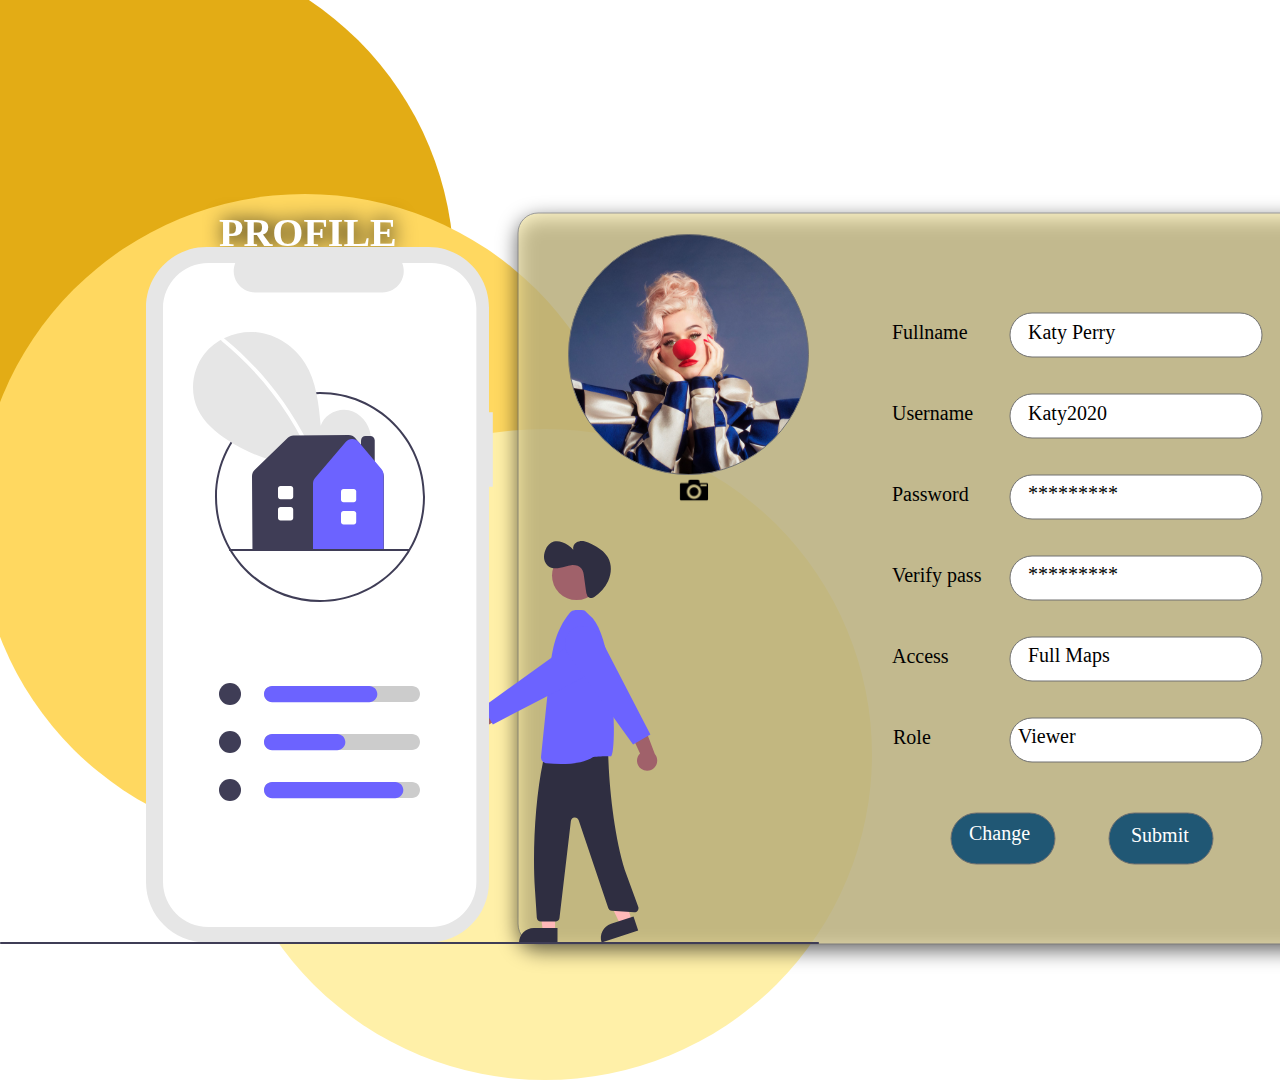
<file: Profile.html>
<!DOCTYPE html>
<html>
<head>
<meta charset="utf-8"/>
<meta http-equiv="X-UA-Compatible" content="IE=edge"/>
<meta name="viewport" content="width=device-width, initial-scale=1.0">
<title>Profile</title>
<style id="applicationStylesheet" type="text/css">
    html,body,head{
    overflow-x: hidden;
    overflow-y: hidden;
    }

	.mediaViewInfo {
		--web-view-name: Profile;
		--web-view-id: Profile;
		--web-scale-on-resize: true;
		--web-enable-deep-linking: true;
	}
	:root {
		--web-view-ids: Profile;
	}
	* {
		margin: 0;
		padding: 0;
		box-sizing: border-box;
		border: none;
	}
	#Profile {
		position: absolute;
		width: 1920px;
		height: 1080px;
		background-color: rgba(255,255,255,1);
		overflow: hidden;
		--web-view-name: Profile;
		--web-view-id: Profile;
		--web-scale-on-resize: true;
		--web-enable-deep-linking: true;
	}
	@keyframes fadein {

		0% {
			opacity: 0;
		}
		100% {
			opacity: 1;
		}

	}
	#Ellipse_41 {
		fill: rgba(227,172,21,1);
		stroke: rgba(112,112,112,0);
		stroke-width: 1px;
		stroke-linejoin: miter;
		stroke-linecap: butt;
		stroke-miterlimit: 4;
		shape-rendering: auto;
	}
	.Ellipse_41 {
		position: absolute;
		overflow: visible;
		width: 654px;
		height: 651px;
		left: -200px;
		top: -55px;
	}
	#Ellipse_42 {
		fill: rgba(255,216,96,1);
		stroke: rgba(165,137,137,0);
		stroke-width: 1px;
		stroke-linejoin: miter;
		stroke-linecap: butt;
		stroke-miterlimit: 4;
		shape-rendering: auto;
	}
	.Ellipse_42 {
		position: absolute;
		overflow: visible;
		width: 654px;
		height: 651px;
		left: -22px;
		top: 194px;
	}
	#Ellipse_43 {
		fill: rgba(255,240,168,1);
		stroke: rgba(112,112,112,0);
		stroke-width: 1px;
		stroke-linejoin: miter;
		stroke-linecap: butt;
		stroke-miterlimit: 4;
		shape-rendering: auto;
	}
	.Ellipse_43 {
		position: absolute;
		overflow: visible;
		width: 654px;
		height: 651px;
		left: 218px;
		top: 429px;
	}
	#Rectangle_4 {
		opacity: 0.6;
		fill: rgba(255,240,168,1);
		stroke: rgba(112,112,112,1);
		stroke-width: 1px;
		stroke-linejoin: miter;
		stroke-linecap: butt;
		stroke-miterlimit: 4;
		shape-rendering: auto;
	}
	.Rectangle_4 {
		filter: drop-shadow(0px 6px 10px rgba(0, 0, 0, 1));
		position: absolute;
		overflow: visible;
		width: 1102px;
		height: 761px;
		left: 518px;
		top: 213px;
	}
	#profile {
		filter: drop-shadow(3px 0px 10px rgba(0, 0, 0, 1));
		left: 219px;
		top: 209px;
		position: absolute;
		overflow: visible;
		width: 174px;
		white-space: nowrap;
		text-align: left;
		font-family: SansSerif;
		font-style: normal;
		font-weight: bold;
		font-size: 40px;
		color: rgba(255,255,255,1);
		text-transform: uppercase;
	}
	# {
		left: 611px;
		top: 1080px;
		position: absolute;
		overflow: visible;
		width: 1px;
		white-space: nowrap;
		text-align: left;
		font-family: Segoe UI;
		font-style: normal;
		font-weight: bold;
		font-size: 25px;
		color: rgba(255,255,255,1);
	}
	#foto_orang {
		position: absolute;
		width: 241px;
		height: 241px;
		left: 568px;
		top: 234px;
		overflow: visible;
	}
	#Group_13 {
		position: absolute;
		width: 104px;
		height: 51px;
		left: 1109px;
		top: 813px;
		overflow: visible;
	}
	#Group_7 {
		position: absolute;
		width: 104px;
		height: 51px;
		left: 0px;
		top: 0px;
		overflow: visible;
	}
	#Rectangle_8 {
		fill: rgba(32,87,116,1);
		stroke: rgba(112,112,112,1);
		stroke-width: 1px;
		stroke-linejoin: miter;
		stroke-linecap: butt;
		stroke-miterlimit: 4;
		shape-rendering: auto;
	}
	.Rectangle_8 {
		position: absolute;
		overflow: visible;
		width: 104px;
		height: 51px;
		left: 0px;
		top: 0px;
	}
	#Submit {
		left: 22px;
		top: 11px;
		position: absolute;
		overflow: visible;
		width: 64px;
		white-space: nowrap;
		text-align: left;
		font-family: Segoe UI;
		font-style: normal;
		font-weight: normal;
		font-size: 20px;
		color: rgba(255,255,255,1);
	}
	#Group_34 {
		position: absolute;
		width: 104px;
		height: 51px;
		left: 951px;
		top: 813px;
		overflow: visible;
	}
	#Group_7_z {
		position: absolute;
		width: 104px;
		height: 51px;
		left: 0px;
		top: 0px;
		overflow: visible;
	}
	#Rectangle_8_ {
		fill: rgba(32,87,116,1);
		stroke: rgba(112,112,112,1);
		stroke-width: 1px;
		stroke-linejoin: miter;
		stroke-linecap: butt;
		stroke-miterlimit: 4;
		shape-rendering: auto;
	}
	.Rectangle_8_ {
		position: absolute;
		overflow: visible;
		width: 104px;
		height: 51px;
		left: 0px;
		top: 0px;
	}
	#Change {
		left: 18px;
		top: 9px;
		position: absolute;
		overflow: visible;
		width: 68px;
		white-space: nowrap;
		text-align: left;
		font-family: Segoe UI;
		font-style: normal;
		font-weight: normal;
		font-size: 20px;
		color: rgba(255,255,255,1);
	}
	#home {
		position: absolute;
		width: 60px;
		height: 60px;
		left: 1766px;
		top: 75px;
		overflow: visible;
		--web-animation: fadein 0.3s wind-up;
		--web-action-type: page;
		--web-action-target: Menu___profile.html;
		cursor: pointer;
	}
	#Fullname {
		left: 892px;
		top: 321px;
		position: absolute;
		overflow: visible;
		width: 81px;
		white-space: nowrap;
		text-align: left;
		font-family: Segoe UI;
		font-style: normal;
		font-weight: normal;
		font-size: 20px;
		color: rgba(0,0,0,1);
	}
	#Username {
		left: 892px;
		top: 402px;
		position: absolute;
		overflow: visible;
		width: 90px;
		white-space: nowrap;
		text-align: left;
		font-family: Segoe UI;
		font-style: normal;
		font-weight: normal;
		font-size: 20px;
		color: rgba(0,0,0,1);
	}
	#Access {
		left: 892px;
		top: 645px;
		position: absolute;
		overflow: visible;
		width: 60px;
		white-space: nowrap;
		text-align: left;
		font-family: Segoe UI;
		font-style: normal;
		font-weight: normal;
		font-size: 20px;
		color: rgba(0,0,0,1);
	}
	#Role {
		left: 893px;
		top: 726px;
		position: absolute;
		overflow: visible;
		width: 39px;
		white-space: nowrap;
		text-align: left;
		font-family: Segoe UI;
		font-style: normal;
		font-weight: normal;
		font-size: 20px;
		color: rgba(0,0,0,1);
	}
	#Rectangle_5 {
		fill: rgba(255,255,255,1);
		stroke: rgba(112,112,112,1);
		stroke-width: 1px;
		stroke-linejoin: miter;
		stroke-linecap: butt;
		stroke-miterlimit: 4;
		shape-rendering: auto;
	}
	.Rectangle_5 {
		position: absolute;
		overflow: visible;
		width: 252px;
		height: 44px;
		left: 1010px;
		top: 313px;
	}
	#Rectangle_13 {
		fill: rgba(255,255,255,1);
		stroke: rgba(112,112,112,1);
		stroke-width: 1px;
		stroke-linejoin: miter;
		stroke-linecap: butt;
		stroke-miterlimit: 4;
		shape-rendering: auto;
	}
	.Rectangle_13 {
		position: absolute;
		overflow: visible;
		width: 252px;
		height: 44px;
		left: 1010px;
		top: 394px;
	}
	#Rectangle_14 {
		fill: rgba(255,255,255,1);
		stroke: rgba(112,112,112,1);
		stroke-width: 1px;
		stroke-linejoin: miter;
		stroke-linecap: butt;
		stroke-miterlimit: 4;
		shape-rendering: auto;
	}
	.Rectangle_14 {
		position: absolute;
		overflow: visible;
		width: 252px;
		height: 44px;
		left: 1010px;
		top: 637px;
	}
	#Rectangle_15 {
		fill: rgba(255,255,255,1);
		stroke: rgba(112,112,112,1);
		stroke-width: 1px;
		stroke-linejoin: miter;
		stroke-linecap: butt;
		stroke-miterlimit: 4;
		shape-rendering: auto;
	}
	.Rectangle_15 {
		position: absolute;
		overflow: visible;
		width: 252px;
		height: 44px;
		left: 1010px;
		top: 718px;
	}
	#Katy_Perry {
		left: 1028px;
		top: 321px;
		position: absolute;
		overflow: visible;
		width: 89px;
		white-space: nowrap;
		text-align: left;
		font-family: Segoe UI;
		font-style: normal;
		font-weight: normal;
		font-size: 20px;
		color: rgba(0,0,0,1);
	}
	#Katy2020 {
		left: 1028px;
		top: 402px;
		position: absolute;
		overflow: visible;
		width: 82px;
		white-space: nowrap;
		text-align: left;
		font-family: Segoe UI;
		font-style: normal;
		font-weight: normal;
		font-size: 20px;
		color: rgba(0,0,0,1);
	}
	#Full_Maps {
		left: 1028px;
		top: 644px;
		position: absolute;
		overflow: visible;
		width: 86px;
		white-space: nowrap;
		text-align: left;
		font-family: Segoe UI;
		font-style: normal;
		font-weight: normal;
		font-size: 20px;
		color: rgba(0,0,0,1);
	}
	#Viewer {
		left: 1018px;
		top: 725px;
		position: absolute;
		overflow: visible;
		width: 61px;
		white-space: nowrap;
		text-align: left;
		font-family: Segoe UI;
		font-style: normal;
		font-weight: normal;
		font-size: 20px;
		color: rgba(0,0,0,1);
	}
	#Password {
		left: 892px;
		top: 483px;
		position: absolute;
		overflow: visible;
		width: 84px;
		white-space: nowrap;
		text-align: left;
		font-family: Segoe UI;
		font-style: normal;
		font-weight: normal;
		font-size: 20px;
		color: rgba(0,0,0,1);
	}
	#Verify_pass {
		left: 892px;
		top: 564px;
		position: absolute;
		overflow: visible;
		width: 95px;
		white-space: nowrap;
		text-align: left;
		font-family: Segoe UI;
		font-style: normal;
		font-weight: normal;
		font-size: 20px;
		color: rgba(0,0,0,1);
	}
	#Rectangle_19 {
		fill: rgba(255,255,255,1);
		stroke: rgba(112,112,112,1);
		stroke-width: 1px;
		stroke-linejoin: miter;
		stroke-linecap: butt;
		stroke-miterlimit: 4;
		shape-rendering: auto;
	}
	.Rectangle_19 {
		position: absolute;
		overflow: visible;
		width: 252px;
		height: 44px;
		left: 1010px;
		top: 475px;
	}
	#Rectangle_20 {
		fill: rgba(255,255,255,1);
		stroke: rgba(112,112,112,1);
		stroke-width: 1px;
		stroke-linejoin: miter;
		stroke-linecap: butt;
		stroke-miterlimit: 4;
		shape-rendering: auto;
	}
	.Rectangle_20 {
		position: absolute;
		overflow: visible;
		width: 252px;
		height: 44px;
		left: 1010px;
		top: 556px;
	}
	#_bj {
		left: 1028px;
		top: 482px;
		position: absolute;
		overflow: visible;
		width: 76px;
		white-space: nowrap;
		text-align: left;
		font-family: Segoe UI;
		font-style: normal;
		font-weight: normal;
		font-size: 20px;
		color: rgba(0,0,0,1);
	}
	#_bk {
		left: 1028px;
		top: 563px;
		position: absolute;
		overflow: visible;
		width: 76px;
		white-space: nowrap;
		text-align: left;
		font-family: Segoe UI;
		font-style: normal;
		font-weight: normal;
		font-size: 20px;
		color: rgba(0,0,0,1);
	}
	#Group_43 {
		position: absolute;
		width: 819px;
		height: 697px;
		left: 0px;
		top: 247px;
		overflow: visible;
	}
	#Path_138 {
		fill: rgba(255,184,184,1);
	}
	.Path_138 {
		overflow: visible;
		position: absolute;
		width: 32.021px;
		height: 48.746px;
		left: 600.124px;
		top: 628.638px;
		transform: matrix(1,0,0,1,0,0);
	}
	#Path_139 {
		fill: rgba(47,46,65,1);
	}
	.Path_139 {
		overflow: visible;
		position: absolute;
		width: 38.53px;
		height: 14.887px;
		transform: translate(0px, 0px) matrix(1,0,0,1,598.3194,675.0568) rotate(-18.29deg);
		transform-origin: center;
		left: 0px;
		top: 0px;
	}
	#Path_140 {
		fill: rgba(255,184,184,1);
	}
	.Path_140 {
		overflow: visible;
		position: absolute;
		width: 18.094px;
		height: 47.289px;
		left: 537.259px;
		top: 636.94px;
		transform: matrix(1,0,0,1,0,0);
	}
	#Path_141 {
		fill: rgba(47,46,65,1);
	}
	.Path_141 {
		overflow: visible;
		position: absolute;
		width: 38.531px;
		height: 14.887px;
		left: 519.447px;
		top: 680.725px;
		transform: matrix(1,0,0,1,0,0);
	}
	#Path_142 {
		fill: rgba(47,46,65,1);
	}
	.Path_142 {
		overflow: visible;
		position: absolute;
		width: 104.501px;
		height: 174.608px;
		left: 533.597px;
		top: 500.256px;
		transform: matrix(1,0,0,1,0,0);
	}
	#Ellipse_27 {
		fill: rgba(160,97,106,1);
	}
	.Ellipse_27 {
		position: absolute;
		overflow: visible;
		width: 49.122px;
		height: 49.122px;
		left: 552.14px;
		top: 304.236px;
	}
	#Path_143 {
		fill: rgba(108,99,255,1);
	}
	.Path_143 {
		overflow: visible;
		position: absolute;
		width: 72.892px;
		height: 154.11px;
		left: 540.563px;
		top: 362.627px;
		transform: matrix(1,0,0,1,0,0);
	}
	#Path_144 {
		fill: rgba(160,97,106,1);
	}
	.Path_144 {
		overflow: visible;
		position: absolute;
		width: 45.669px;
		height: 39.195px;
		left: 463.222px;
		top: 447.105px;
		transform: matrix(1,0,0,1,0,0);
	}
	#Path_145 {
		fill: rgba(108,99,255,1);
	}
	.Path_145 {
		overflow: visible;
		position: absolute;
		width: 118.42px;
		height: 85.41px;
		left: 483.233px;
		top: 391.904px;
		transform: matrix(1,0,0,1,0,0);
	}
	#Path_146 {
		fill: rgba(47,46,65,1);
	}
	.Path_146 {
		overflow: visible;
		position: absolute;
		width: 66.874px;
		height: 57.119px;
		left: 543.774px;
		top: 293.841px;
		transform: matrix(1,0,0,1,0,0);
	}
	#Path_147 {
		fill: rgba(160,97,106,1);
	}
	.Path_147 {
		overflow: visible;
		position: absolute;
		width: 32.232px;
		height: 49.746px;
		left: 624.581px;
		top: 473.86px;
		transform: matrix(1,0,0,1,0,0);
	}
	#Path_148 {
		fill: rgba(108,99,255,1);
	}
	.Path_148 {
		overflow: visible;
		position: absolute;
		width: 85.41px;
		height: 118.42px;
		left: 565.38px;
		top: 378.646px;
		transform: matrix(1,0,0,1,0,0);
	}
	#Path_22 {
		fill: rgba(230,230,230,1);
	}
	.Path_22 {
		overflow: visible;
		position: absolute;
		width: 346.815px;
		height: 695.531px;
		left: 146.139px;
		top: 0px;
		transform: matrix(1,0,0,1,0,0);
	}
	#Path_23 {
		fill: rgba(255,255,255,1);
	}
	.Path_23 {
		overflow: visible;
		position: absolute;
		width: 313.376px;
		height: 664.012px;
		left: 162.858px;
		top: 15.758px;
		transform: matrix(1,0,0,1,0,0);
	}
	#Path_149 {
		fill: rgba(63,61,86,1);
	}
	.Path_149 {
		overflow: visible;
		position: absolute;
		width: 210px;
		height: 210px;
		left: 214.547px;
		top: 145px;
		transform: matrix(1,0,0,1,0,0);
	}
	#Path_150 {
		fill: rgba(230,230,230,1);
	}
	.Path_150 {
		overflow: visible;
		position: absolute;
		width: 177.875px;
		height: 137.406px;
		left: 193.486px;
		top: 85.064px;
		transform: matrix(1,0,0,1,0,0);
	}
	#Path_151 {
		fill: rgba(255,255,255,1);
	}
	.Path_151 {
		overflow: visible;
		position: absolute;
		width: 97.504px;
		height: 129.924px;
		left: 221.145px;
		top: 91.348px;
		transform: matrix(1,0,0,1,0,0);
	}
	#Ellipse_28 {
		fill: rgba(63,61,86,1);
	}
	.Ellipse_28 {
		position: absolute;
		overflow: visible;
		width: 22px;
		height: 22px;
		left: 218.884px;
		top: 436px;
	}
	#Path_152 {
		fill: rgba(204,204,204,1);
	}
	.Path_152 {
		overflow: visible;
		position: absolute;
		width: 156px;
		height: 16px;
		left: 264.209px;
		top: 439px;
		transform: matrix(1,0,0,1,0,0);
	}
	#Path_153 {
		fill: rgba(108,99,255,1);
	}
	.Path_153 {
		overflow: visible;
		position: absolute;
		width: 113.35px;
		height: 16.193px;
		left: 263.534px;
		top: 438.903px;
		transform: matrix(1,0,0,1,0,0);
	}
	#Ellipse_29 {
		fill: rgba(63,61,86,1);
	}
	.Ellipse_29 {
		position: absolute;
		overflow: visible;
		width: 22px;
		height: 22px;
		left: 218.884px;
		top: 484px;
	}
	#Path_154 {
		fill: rgba(204,204,204,1);
	}
	.Path_154 {
		overflow: visible;
		position: absolute;
		width: 156px;
		height: 16px;
		left: 264.209px;
		top: 487px;
		transform: matrix(1,0,0,1,0,0);
	}
	#Ellipse_30 {
		fill: rgba(63,61,86,1);
	}
	.Ellipse_30 {
		position: absolute;
		overflow: visible;
		width: 22px;
		height: 22px;
		left: 218.884px;
		top: 532px;
	}
	#Path_155 {
		fill: rgba(204,204,204,1);
	}
	.Path_155 {
		overflow: visible;
		position: absolute;
		width: 156px;
		height: 16px;
		left: 264.209px;
		top: 535px;
		transform: matrix(1,0,0,1,0,0);
	}
	#Path_156 {
		fill: rgba(108,99,255,1);
	}
	.Path_156 {
		overflow: visible;
		position: absolute;
		width: 81.35px;
		height: 16.193px;
		left: 263.534px;
		top: 486.903px;
		transform: matrix(1,0,0,1,0,0);
	}
	#Path_157 {
		fill: rgba(108,99,255,1);
	}
	.Path_157 {
		overflow: visible;
		position: absolute;
		width: 139.351px;
		height: 16.193px;
		left: 263.534px;
		top: 534.903px;
		transform: matrix(1,0,0,1,0,0);
	}
	#Path_158 {
		fill: rgba(63,61,86,1);
	}
	.Path_158 {
		overflow: visible;
		position: absolute;
		width: 13.744px;
		height: 45.114px;
		left: 361.396px;
		top: 188.559px;
		transform: matrix(1,0,0,1,0,0);
	}
	#Path_159 {
		fill: rgba(63,61,86,1);
	}
	.Path_159 {
		overflow: visible;
		position: absolute;
		width: 131.851px;
		height: 115.252px;
		left: 251.621px;
		top: 187.534px;
		transform: matrix(1,0,0,1,0,0);
	}
	#Path_160 {
		fill: rgba(108,99,255,1);
	}
	.Path_160 {
		overflow: visible;
		position: absolute;
		width: 70.603px;
		height: 110.825px;
		left: 312.87px;
		top: 191.961px;
		transform: matrix(1,0,0,1,0,0);
	}
	#Path_161 {
		fill: rgba(255,255,255,1);
	}
	.Path_161 {
		overflow: visible;
		position: absolute;
		width: 15.215px;
		height: 13.565px;
		left: 340.809px;
		top: 263.733px;
		transform: matrix(1,0,0,1,0,0);
	}
	#Path_162 {
		fill: rgba(255,255,255,1);
	}
	.Path_162 {
		overflow: visible;
		position: absolute;
		width: 15.215px;
		height: 13.365px;
		left: 340.809px;
		top: 241.987px;
		transform: matrix(1,0,0,1,0,0);
	}
	#Path_163 {
		fill: rgba(255,255,255,1);
	}
	.Path_163 {
		overflow: visible;
		position: absolute;
		width: 15.215px;
		height: 13.564px;
		left: 277.637px;
		top: 260.4px;
		transform: matrix(1,0,0,1,0,0);
	}
	#Path_164 {
		fill: rgba(255,255,255,1);
	}
	.Path_164 {
		overflow: visible;
		position: absolute;
		width: 15.215px;
		height: 13.365px;
		left: 277.637px;
		top: 238.653px;
		transform: matrix(1,0,0,1,0,0);
	}
	#Path_165 {
		fill: rgba(63,61,86,1);
	}
	.Path_165 {
		overflow: visible;
		position: absolute;
		width: 180.703px;
		height: 2px;
		left: 229.195px;
		top: 301.652px;
		transform: matrix(1,0,0,1,0,0);
	}
	#Path_166 {
		fill: rgba(63,61,86,1);
	}
	.Path_166 {
		overflow: visible;
		position: absolute;
		width: 819px;
		height: 2px;
		left: 0px;
		top: 695px;
		transform: matrix(1,0,0,1,0,0);
	}
	#camera {
		position: absolute;
		width: 40px;
		height: 40px;
		left: 674px;
		top: 470px;
		overflow: visible;
	}
</style>
<script id="applicationScript">
///////////////////////////////////////
// INITIALIZATION
///////////////////////////////////////

/**
 * Functionality for scaling, showing by media query, and navigation between multiple pages on a single page.
 * Code subject to change.
 **/

if (window.console==null) { window["console"] = { log : function() {} } }; // some browsers do not set console

var Application = function() {
	// event constants
	this.prefix = "--web-";
	this.NAVIGATION_CHANGE = "viewChange";
	this.VIEW_NOT_FOUND = "viewNotFound";
	this.VIEW_CHANGE = "viewChange";
	this.VIEW_CHANGING = "viewChanging";
	this.STATE_NOT_FOUND = "stateNotFound";
	this.APPLICATION_COMPLETE = "applicationComplete";
	this.APPLICATION_RESIZE = "applicationResize";
	this.SIZE_STATE_NAME = "data-is-view-scaled";
	this.STATE_NAME = this.prefix + "state";

	this.lastTrigger = null;
	this.lastView = null;
	this.lastState = null;
	this.lastOverlay = null;
	this.currentView = null;
	this.currentState = null;
	this.currentOverlay = null;
	this.currentQuery = {index: 0, rule: null, mediaText: null, id: null};
	this.inclusionQuery = "(min-width: 0px)";
	this.exclusionQuery = "none and (min-width: 99999px)";
	this.LastModifiedDateLabelName = "LastModifiedDateLabel";
	this.viewScaleSliderId = "ViewScaleSliderInput";
	this.pageRefreshedName = "showPageRefreshedNotification";
	this.applicationStylesheet = null;
	this.mediaQueryDictionary = {};
	this.viewsDictionary = {};
	this.addedViews = [];
	this.views = {};
	this.viewIds = [];
	this.viewQueries = {};
	this.overlays = {};
	this.overlayIds = [];
	this.numberOfViews = 0;
	this.verticalPadding = 0;
	this.horizontalPadding = 0;
	this.stateName = null;
	this.viewScale = 1;
	this.viewLeft = 0;
	this.viewTop = 0;
	this.horizontalScrollbarsNeeded = false;
	this.verticalScrollbarsNeeded = false;

	// view settings
	this.showUpdateNotification = false;
	this.showNavigationControls = false;
	this.scaleViewsToFit = false;
	this.scaleToFitOnDoubleClick = false;
	this.actualSizeOnDoubleClick = false;
	this.scaleViewsOnResize = false;
	this.navigationOnKeypress = false;
	this.showViewName = false;
	this.enableDeepLinking = true;
	this.refreshPageForChanges = false;
	this.showRefreshNotifications = true;

	// view controls
	this.scaleViewSlider = null;
	this.lastModifiedLabel = null;
	this.supportsPopState = false; // window.history.pushState!=null;
	this.initialized = false;

	// refresh properties
	this.refreshDuration = 250;
	this.lastModifiedDate = null;
	this.refreshRequest = null;
	this.refreshInterval = null;
	this.refreshContent = null;
	this.refreshContentSize = null;
	this.refreshCheckContent = false;
	this.refreshCheckContentSize = false;

	var self = this;

	self.initialize = function(event) {
		var view = self.getVisibleView();
		var views = self.getVisibleViews();
		if (view==null) view = self.getInitialView();
		self.collectViews();
		self.collectOverlays();
		self.collectMediaQueries();

		for (let index = 0; index < views.length; index++) {
			var view = views[index];
			self.setViewOptions(view);
			self.setViewVariables(view);
			self.centerView(view);
		}

		// sometimes the body size is 0 so we call this now and again later
		if (self.initialized) {
			window.addEventListener(self.NAVIGATION_CHANGE, self.viewChangeHandler);
			window.addEventListener("keyup", self.keypressHandler);
			window.addEventListener("keypress", self.keypressHandler);
			window.addEventListener("resize", self.resizeHandler);
			window.document.addEventListener("dblclick", self.doubleClickHandler);

			if (self.supportsPopState) {
				window.addEventListener('popstate', self.popStateHandler);
			}
			else {
				window.addEventListener('hashchange', self.hashChangeHandler);
			}

			// we are ready to go
			window.dispatchEvent(new Event(self.APPLICATION_COMPLETE));
		}

		if (self.initialized==false) {
			if (self.enableDeepLinking) {
				self.syncronizeViewToURL();
			}

			if (self.refreshPageForChanges) {
				self.setupRefreshForChanges();
			}

			self.initialized = true;
		}

		if (self.scaleViewsToFit) {
			self.viewScale = self.scaleViewToFit(view);

			if (self.viewScale<0) {
				setTimeout(self.scaleViewToFit, 500, view);
			}
		}
		else if (view) {
			self.viewScale = self.getViewScaleValue(view);
			self.centerView(view);
			self.updateSliderValue(self.viewScale);
		}
		else {
			// no view found
		}

		if (self.showUpdateNotification) {
			self.showNotification();
		}

		//"addEventListener" in window ? null : window.addEventListener = window.attachEvent;
		//"addEventListener" in document ? null : document.addEventListener = document.attachEvent;
	}


	///////////////////////////////////////
	// AUTO REFRESH
	///////////////////////////////////////

	self.setupRefreshForChanges = function() {
		self.refreshRequest = new XMLHttpRequest();

		if (!self.refreshRequest) {
			return false;
		}

		// get document start values immediately
		self.requestRefreshUpdate();
	}

	/**
	 * Attempt to check the last modified date by the headers
	 * or the last modified property from the byte array (experimental)
	 **/
	self.requestRefreshUpdate = function() {
		var url = document.location.href;
		var protocol = window.location.protocol;
		var method;

		try {

			if (self.refreshCheckContentSize) {
				self.refreshRequest.open('HEAD', url, true);
			}
			else if (self.refreshCheckContent) {
				self.refreshContent = document.documentElement.outerHTML;
				self.refreshRequest.open('GET', url, true);
				self.refreshRequest.responseType = "text";
			}
			else {

				// get page last modified date for the first call to compare to later
				if (self.lastModifiedDate==null) {

					// File system does not send headers in FF so get blob if possible
					if (protocol=="file:") {
						self.refreshRequest.open("GET", url, true);
						self.refreshRequest.responseType = "blob";
					}
					else {
						self.refreshRequest.open("HEAD", url, true);
						self.refreshRequest.responseType = "blob";
					}

					self.refreshRequest.onload = self.refreshOnLoadOnceHandler;

					// In some browsers (Chrome & Safari) this error occurs at send:
					//
					// Chrome - Access to XMLHttpRequest at 'file:///index.html' from origin 'null'
					// has been blocked by CORS policy:
					// Cross origin requests are only supported for protocol schemes:
					// http, data, chrome, chrome-extension, https.
					//
					// Safari - XMLHttpRequest cannot load file:///Users/user/Public/index.html. Cross origin requests are only supported for HTTP.
					//
					// Solution is to run a local server, set local permissions or test in another browser
					self.refreshRequest.send(null);

					// In MS browsers the following behavior occurs possibly due to an AJAX call to check last modified date:
					//
					// DOM7011: The code on this page disabled back and forward caching.

					// In Brave (Chrome) error when on the server
					// index.js:221 HEAD https://www.example.com/ net::ERR_INSUFFICIENT_RESOURCES
					// self.refreshRequest.send(null);

				}
				else {
					self.refreshRequest = new XMLHttpRequest();
					self.refreshRequest.onreadystatechange = self.refreshHandler;
					self.refreshRequest.ontimeout = function() {
						self.log("Couldn't find page to check for updates");
					}

					var method;
					if (protocol=="file:") {
						method = "GET";
					}
					else {
						method = "HEAD";
					}

					//refreshRequest.open('HEAD', url, true);
					self.refreshRequest.open(method, url, true);
					self.refreshRequest.responseType = "blob";
					self.refreshRequest.send(null);
				}
			}
		}
		catch (error) {
			self.log("Refresh failed for the following reason:")
			self.log(error);
		}
	}

	self.refreshHandler = function() {
		var contentSize;

		try {

			if (self.refreshRequest.readyState === XMLHttpRequest.DONE) {

				if (self.refreshRequest.status === 2 ||
					self.refreshRequest.status === 200) {
					var pageChanged = false;

					self.updateLastModifiedLabel();

					if (self.refreshCheckContentSize) {
						var lastModifiedHeader = self.refreshRequest.getResponseHeader("Last-Modified");
						contentSize = self.refreshRequest.getResponseHeader("Content-Length");
						//lastModifiedDate = refreshRequest.getResponseHeader("Last-Modified");
						var headers = self.refreshRequest.getAllResponseHeaders();
						var hasContentHeader = headers.indexOf("Content-Length")!=-1;

						if (hasContentHeader) {
							contentSize = self.refreshRequest.getResponseHeader("Content-Length");

							// size has not been set yet
							if (self.refreshContentSize==null) {
								self.refreshContentSize = contentSize;
								// exit and let interval call this method again
								return;
							}

							if (contentSize!=self.refreshContentSize) {
								pageChanged = true;
							}
						}
					}
					else if (self.refreshCheckContent) {

						if (self.refreshRequest.responseText!=self.refreshContent) {
							pageChanged = true;
						}
					}
					else {
						lastModifiedHeader = self.getLastModified(self.refreshRequest);

						if (self.lastModifiedDate!=lastModifiedHeader) {
							self.log("lastModifiedDate:" + self.lastModifiedDate + ",lastModifiedHeader:" +lastModifiedHeader);
							pageChanged = true;
						}

					}


					if (pageChanged) {
						clearInterval(self.refreshInterval);
						self.refreshUpdatedPage();
						return;
					}

				}
				else {
					self.log('There was a problem with the request.');
				}

			}
		}
		catch( error ) {
			//console.log('Caught Exception: ' + error);
		}
	}

	self.refreshOnLoadOnceHandler = function(event) {

		// get the last modified date
		if (self.refreshRequest.response) {
			self.lastModifiedDate = self.getLastModified(self.refreshRequest);

			if (self.lastModifiedDate!=null) {

				if (self.refreshInterval==null) {
					self.refreshInterval = setInterval(self.requestRefreshUpdate, self.refreshDuration);
				}
			}
			else {
				self.log("Could not get last modified date from the server");
			}
		}
	}

	self.refreshUpdatedPage = function() {
		if (self.showRefreshNotifications) {
			var date = new Date().setTime((new Date().getTime()+10000));
			document.cookie = encodeURIComponent(self.pageRefreshedName) + "=true" + "; max-age=6000;" + " path=/";
		}

		document.location.reload(true);
	}

	self.showNotification = function(duration) {
		var notificationID = self.pageRefreshedName+"ID";
		var notification = document.getElementById(notificationID);
		if (duration==null) duration = 4000;

		if (notification!=null) {return;}

		notification = document.createElement("div");
		notification.id = notificationID;
		notification.textContent = "PAGE UPDATED";
		var styleRule = ""
		styleRule = "position: fixed; padding: 7px 16px 6px 16px; font-family: Arial, sans-serif; font-size: 10px; font-weight: bold; left: 50%;";
		styleRule += "top: 20px; background-color: rgba(0,0,0,.5); border-radius: 12px; color:rgb(235, 235, 235); transition: all 2s linear;";
		styleRule += "transform: translateX(-50%); letter-spacing: .5px; filter: drop-shadow(2px 2px 6px rgba(0, 0, 0, .1))";
		notification.setAttribute("style", styleRule);

		notification.className= "PageRefreshedClass";

		document.body.appendChild(notification);

		setTimeout(function() {
			notification.style.opacity = "0";
			notification.style.filter = "drop-shadow( 0px 0px 0px rgba(0,0,0, .5))";
			setTimeout(function() {
				notification.parentNode.removeChild(notification);
			}, duration)
		}, duration);

		document.cookie = encodeURIComponent(self.pageRefreshedName) + "=; max-age=1; path=/";
	}

	/**
	 * Get the last modified date from the header
	 * or file object after request has been received
	 **/
	self.getLastModified = function(request) {
		var date;

		// file protocol - FILE object with last modified property
		if (request.response && request.response.lastModified) {
			date = request.response.lastModified;
		}

		// http protocol - check headers
		if (date==null) {
			date = request.getResponseHeader("Last-Modified");
		}

		return date;
	}

	self.updateLastModifiedLabel = function() {
		var labelValue = "";

		if (self.lastModifiedLabel==null) {
			self.lastModifiedLabel = document.getElementById("LastModifiedLabel");
		}

		if (self.lastModifiedLabel) {
			var seconds = parseInt(((new Date().getTime() - Date.parse(document.lastModified)) / 1000 / 60) * 100 + "");
			var minutes = 0;
			var hours = 0;

			if (seconds < 60) {
				seconds = Math.floor(seconds/10)*10;
				labelValue = seconds + " seconds";
			}
			else {
				minutes = parseInt((seconds/60) + "");

				if (minutes>60) {
					hours = parseInt((seconds/60/60) +"");
					labelValue += hours==1 ? " hour" : " hours";
				}
				else {
					labelValue = minutes+"";
					labelValue += minutes==1 ? " minute" : " minutes";
				}
			}

			if (seconds<10) {
				labelValue = "Updated now";
			}
			else {
				labelValue = "Updated " + labelValue + " ago";
			}

			if (self.lastModifiedLabel.firstElementChild) {
				self.lastModifiedLabel.firstElementChild.textContent = labelValue;

			}
			else if ("textContent" in self.lastModifiedLabel) {
				self.lastModifiedLabel.textContent = labelValue;
			}
		}
	}

	self.getShortString = function(string, length) {
		if (length==null) length = 30;
		string = string!=null ? string.substr(0, length).replace(/\n/g, "") : "[String is null]";
		return string;
	}

	self.getShortNumber = function(value, places) {
		if (places==null || places<1) places = 4;
		value = Math.round(value * Math.pow(10,places)) / Math.pow(10, places);
		return value;
	}

	///////////////////////////////////////
	// NAVIGATION CONTROLS
	///////////////////////////////////////

	self.updateViewLabel = function() {
		var viewNavigationLabel = document.getElementById("ViewNavigationLabel");
		var view = self.getVisibleView();
		var viewIndex = view ? self.getViewIndex(view) : -1;
		var viewName = view ? self.getViewPreferenceValue(view, self.prefix + "view-name") : null;
		var viewId = view ? view.id : null;

		if (viewNavigationLabel && view) {
			if (viewName && viewName.indexOf('"')!=-1) {
				viewName = viewName.replace(/"/g, "");
			}

			if (self.showViewName) {
				viewNavigationLabel.textContent = viewName;
				self.setTooltip(viewNavigationLabel, viewIndex + 1 + " of " + self.numberOfViews);
			}
			else {
				viewNavigationLabel.textContent = viewIndex + 1 + " of " + self.numberOfViews;
				self.setTooltip(viewNavigationLabel, viewName);
			}

		}
	}

	self.updateURL = function(view) {
		view = view == null ? self.getVisibleView() : view;
		var viewId = view ? view.id : null
		var viewFragment = view ? "#"+ viewId : null;

		if (viewId && self.viewIds.length>1 && self.enableDeepLinking) {

			if (self.supportsPopState==false) {
				self.setFragment(viewId);
			}
			else {
				if (viewFragment!=window.location.hash) {

					if (window.location.hash==null) {
						window.history.replaceState({name:viewId}, null, viewFragment);
					}
					else {
						window.history.pushState({name:viewId}, null, viewFragment);
					}
				}
			}
		}
	}

	self.updateURLState = function(view, stateName) {
		stateName = view && (stateName=="" || stateName==null) ? self.getStateNameByViewId(view.id) : stateName;

		if (self.supportsPopState==false) {
			self.setFragment(stateName);
		}
		else {
			if (stateName!=window.location.hash) {

				if (window.location.hash==null) {
					window.history.replaceState({name:view.viewId}, null, stateName);
				}
				else {
					window.history.pushState({name:view.viewId}, null, stateName);
				}
			}
		}
	}

	self.setFragment = function(value) {
		window.location.hash = "#" + value;
	}

	self.setTooltip = function(element, value) {
		// setting the tooltip in edge causes a page crash on hover
		if (/Edge/.test(navigator.userAgent)) { return; }

		if ("title" in element) {
			element.title = value;
		}
	}

	self.getStylesheetRules = function(styleSheet) {
		try {
			if (styleSheet) return styleSheet.cssRules || styleSheet.rules;

			return document.styleSheets[0]["cssRules"] || document.styleSheets[0]["rules"];
		}
		catch (error) {
			// ERRORS:
			// SecurityError: The operation is insecure.
			// Errors happen when script loads before stylesheet or loading an external css locally

			// InvalidAccessError: A parameter or an operation is not supported by the underlying object
			// Place script after stylesheet

			console.log(error);
			if (error.toString().indexOf("The operation is insecure")!=-1) {
				console.log("Load the stylesheet before the script or load the stylesheet inline until it can be loaded on a server")
			}
			return [];
		}
	}

	/**
	 * If single page application hide all of the views.
	 * @param {Number} selectedIndex if provided shows the view at index provided
	 **/
	self.hideViews = function(selectedIndex, animation) {
		var rules = self.getStylesheetRules();
		var queryIndex = 0;
		var numberOfRules = rules!=null ? rules.length : 0;

		// loop through rules and hide media queries except selected
		for (var i=0;i<numberOfRules;i++) {
			var rule = rules[i];

			if (rule.media!=null) {

				if (queryIndex==selectedIndex) {
					self.currentQuery.mediaText = rule.conditionText;
					self.currentQuery.index = selectedIndex;
					self.currentQuery.rule = rule;
					self.enableMediaQuery(rule);
				}
				else {
					if (animation) {
						self.fadeOut(rule)
					}
					else {
						self.disableMediaQuery(rule);
					}
				}

				queryIndex++;
			}
		}

		self.numberOfViews = queryIndex;
		self.updateViewLabel();
		self.updateURL();

		self.dispatchViewChange();

		var view = self.getVisibleView();
		var viewIndex = view ? self.getViewIndex(view) : -1;

		return viewIndex==selectedIndex ? view : null;
	}

	/**
	 * Hide view
	 * @param {Object} view element to hide
	 **/
	self.hideView = function(view) {
		var rule = view ? self.mediaQueryDictionary[view.id] : null;

		if (rule) {
			self.disableMediaQuery(rule);
		}
	}

	/**
	 * Hide overlay
	 * @param {Object} overlay element to hide
	 **/
	self.hideOverlay = function(overlay) {
		var rule = overlay ? self.mediaQueryDictionary[overlay.id] : null;

		if (rule) {
			self.disableMediaQuery(rule);

			//if (self.showByMediaQuery) {
				overlay.style.display = "none";
			//}
		}
	}

	/**
	 * Show the view by media query. Does not hide current views
	 * Sets view options by default
	 * @param {Object} view element to show
	 * @param {Boolean} setViewOptions sets view options if null or true
	 */
	self.showViewByMediaQuery = function(view, setViewOptions) {
		var id = view ? view.id : null;
		var query = id ? self.mediaQueryDictionary[id] : null;
		var isOverlay = view ? self.isOverlay(view) : false;
		setViewOptions = setViewOptions==null ? true : setViewOptions;

		if (query) {
			self.enableMediaQuery(query);

			if (isOverlay && view && setViewOptions) {
				self.setViewVariables(null, view);
			}
			else {
				if (view && setViewOptions) self.setViewOptions(view);
				if (view && setViewOptions) self.setViewVariables(view);
			}
		}
	}

	/**
	 * Show the view. Does not hide current views
	 */
	self.showView = function(view, setViewOptions) {
		var id = view ? view.id : null;
		var query = id ? self.mediaQueryDictionary[id] : null;
		var display = null;
		setViewOptions = setViewOptions==null ? true : setViewOptions;

		if (query) {
			self.enableMediaQuery(query);
			if (view==null) view =self.getVisibleView();
			if (view && setViewOptions) self.setViewOptions(view);
		}
		else if (id) {
			display = window.getComputedStyle(view).getPropertyValue("display");
			if (display=="" || display=="none") {
				view.style.display = "block";
			}
		}

		if (view) {
			if (self.currentView!=null) {
				self.lastView = self.currentView;
			}

			self.currentView = view;
		}
	}

	self.showViewById = function(id, setViewOptions) {
		var view = id ? self.getViewById(id) : null;

		if (view) {
			self.showView(view);
			return;
		}

		self.log("View not found '" + id + "'");
	}

	self.getElementView = function(element) {
		var view = element;
		var viewFound = false;

		while (viewFound==false || view==null) {
			if (view && self.viewsDictionary[view.id]) {
				return view;
			}
			view = view.parentNode;
		}
	}

	/**
	 * Show overlay over view
	 * @param {Event | HTMLElement} event event or html element with styles applied
	 * @param {String} id id of view or view reference
	 * @param {Number} x x location
	 * @param {Number} y y location
	 */
	self.showOverlay = function(event, id, x, y) {
		var overlay = id && typeof id === 'string' ? self.getViewById(id) : id ? id : null;
		var query = overlay ? self.mediaQueryDictionary[overlay.id] : null;
		var centerHorizontally = false;
		var centerVertically = false;
		var anchorLeft = false;
		var anchorTop = false;
		var anchorRight = false;
		var anchorBottom = false;
		var display = null;
		var reparent = true;
		var view = null;

		if (overlay==null || overlay==false) {
			self.log("Overlay not found, '"+ id + "'");
			return;
		}

		// get enter animation - event target must have css variables declared
		if (event) {
			var button = event.currentTarget || event; // can be event or htmlelement
			var buttonComputedStyles = getComputedStyle(button);
			var actionTargetValue = buttonComputedStyles.getPropertyValue(self.prefix+"action-target").trim();
			var animation = buttonComputedStyles.getPropertyValue(self.prefix+"animation").trim();
			var isAnimated = animation!="";
			var targetType = buttonComputedStyles.getPropertyValue(self.prefix+"action-type").trim();
			var actionTarget = self.application ? null : self.getElement(actionTargetValue);
			var actionTargetStyles = actionTarget ? actionTarget.style : null;

			if (actionTargetStyles) {
				actionTargetStyles.setProperty("animation", animation);
			}

			if ("stopImmediatePropagation" in event) {
				event.stopImmediatePropagation();
			}
		}

		if (self.application==false || targetType=="page") {
			document.location.href = "./" + actionTargetValue;
			return;
		}

		// remove any current overlays
		if (self.currentOverlay) {

			// act as switch if same button
			if (self.currentOverlay==actionTarget || self.currentOverlay==null) {
				if (self.lastTrigger==button) {
					self.removeOverlay(isAnimated);
					return;
				}
			}
			else {
				self.removeOverlay(isAnimated);
			}
		}

		if (reparent) {
			view = self.getElementView(button);
			if (view) {
				view.appendChild(overlay);
			}
		}

		if (query) {
			//self.setElementAnimation(overlay, null);
			//overlay.style.animation = animation;
			self.enableMediaQuery(query);

			var display = overlay && overlay.style.display;

			if (overlay && display=="" || display=="none") {
				overlay.style.display = "block";
				//self.setViewOptions(overlay);
			}

			// add animation defined in event target style declaration
			if (animation && self.supportAnimations) {
				self.fadeIn(overlay, false, animation);
			}
		}
		else if (id) {

			display = window.getComputedStyle(overlay).getPropertyValue("display");

			if (display=="" || display=="none") {
				overlay.style.display = "block";
			}

			// add animation defined in event target style declaration
			if (animation && self.supportAnimations) {
				self.fadeIn(overlay, false, animation);
			}
		}

		// do not set x or y position if centering
		var horizontal = self.prefix + "center-horizontally";
		var vertical = self.prefix + "center-vertically";
		var style = overlay.style;
		var transform = [];

		centerHorizontally = self.getIsStyleDefined(id, horizontal) ? self.getViewPreferenceBoolean(overlay, horizontal) : false;
		centerVertically = self.getIsStyleDefined(id, vertical) ? self.getViewPreferenceBoolean(overlay, vertical) : false;
		anchorLeft = self.getIsStyleDefined(id, "left");
		anchorRight = self.getIsStyleDefined(id, "right");
		anchorTop = self.getIsStyleDefined(id, "top");
		anchorBottom = self.getIsStyleDefined(id, "bottom");


		if (self.viewsDictionary[overlay.id] && self.viewsDictionary[overlay.id].styleDeclaration) {
			style = self.viewsDictionary[overlay.id].styleDeclaration.style;
		}

		if (centerHorizontally) {
			style.left = "50%";
			style.transformOrigin = "0 0";
			transform.push("translateX(-50%)");
		}
		else if (anchorRight && anchorLeft) {
			style.left = x + "px";
		}
		else if (anchorRight) {
			//style.right = x + "px";
		}
		else {
			style.left = x + "px";
		}

		if (centerVertically) {
			style.top = "50%";
			transform.push("translateY(-50%)");
			style.transformOrigin = "0 0";
		}
		else if (anchorTop && anchorBottom) {
			style.top = y + "px";
		}
		else if (anchorBottom) {
			//style.bottom = y + "px";
		}
		else {
			style.top = y + "px";
		}

		if (transform.length) {
			style.transform = transform.join(" ");
		}

		self.currentOverlay = overlay;
		self.lastTrigger = button;
	}

	self.goBack = function() {
		if (self.currentOverlay) {
			self.removeOverlay();
		}
		else if (self.lastView) {
			self.goToView(self.lastView.id);
		}
	}

	self.removeOverlay = function(animate) {
		var overlay = self.currentOverlay;
		animate = animate===false ? false : true;

		if (overlay) {
			var style = overlay.style;

			if (style.animation && self.supportAnimations && animate) {
				self.reverseAnimation(overlay, true);

				var duration = self.getAnimationDuration(style.animation, true);

				setTimeout(function() {
					self.setElementAnimation(overlay, null);
					self.hideOverlay(overlay);
					self.currentOverlay = null;
				}, duration);
			}
			else {
				self.setElementAnimation(overlay, null);
				self.hideOverlay(overlay);
				self.currentOverlay = null;
			}
		}
	}

	/**
	 * Reverse the animation and hide after
	 * @param {Object} target element with animation
	 * @param {Boolean} hide hide after animation ends
	 */
	self.reverseAnimation = function(target, hide) {
		var lastAnimation = null;
		var style = target.style;

		style.animationPlayState = "paused";
		lastAnimation = style.animation;
		style.animation = null;
		style.animationPlayState = "paused";

		if (hide) {
			//target.addEventListener("animationend", self.animationEndHideHandler);

			var duration = self.getAnimationDuration(lastAnimation, true);
			var isOverlay = self.isOverlay(target);

			setTimeout(function() {
				self.setElementAnimation(target, null);

				if (isOverlay) {
					self.hideOverlay(target);
				}
				else {
					self.hideView(target);
				}
			}, duration);
		}

		setTimeout(function() {
			style.animation = lastAnimation;
			style.animationPlayState = "paused";
			style.animationDirection = "reverse";
			style.animationPlayState = "running";
		}, 30);
	}

	self.animationEndHandler = function(event) {
		var target = event.currentTarget;
		self.dispatchEvent(new Event(event.type));
	}

	self.isOverlay = function(view) {
		var result = view ? self.getViewPreferenceBoolean(view, self.prefix + "is-overlay") : false;

		return result;
	}

	self.animationEndHideHandler = function(event) {
		var target = event.currentTarget;
		self.setViewVariables(null, target);
		self.hideView(target);
		target.removeEventListener("animationend", self.animationEndHideHandler);
	}

	self.animationEndShowHandler = function(event) {
		var target = event.currentTarget;
		target.removeEventListener("animationend", self.animationEndShowHandler);
	}

	self.setViewOptions = function(view) {

		if (view) {
			self.minimumScale = self.getViewPreferenceValue(view, self.prefix + "minimum-scale");
			self.maximumScale = self.getViewPreferenceValue(view, self.prefix + "maximum-scale");
			self.scaleViewsToFit = self.getViewPreferenceBoolean(view, self.prefix + "scale-to-fit");
			self.scaleToFitType = self.getViewPreferenceValue(view, self.prefix + "scale-to-fit-type");
			self.scaleToFitOnDoubleClick = self.getViewPreferenceBoolean(view, self.prefix + "scale-on-double-click");
			self.actualSizeOnDoubleClick = self.getViewPreferenceBoolean(view, self.prefix + "actual-size-on-double-click");
			self.scaleViewsOnResize = self.getViewPreferenceBoolean(view, self.prefix + "scale-on-resize");
			self.enableScaleUp = self.getViewPreferenceBoolean(view, self.prefix + "enable-scale-up");
			self.centerHorizontally = self.getViewPreferenceBoolean(view, self.prefix + "center-horizontally");
			self.centerVertically = self.getViewPreferenceBoolean(view, self.prefix + "center-vertically");
			self.navigationOnKeypress = self.getViewPreferenceBoolean(view, self.prefix + "navigate-on-keypress");
			self.showViewName = self.getViewPreferenceBoolean(view, self.prefix + "show-view-name");
			self.refreshPageForChanges = self.getViewPreferenceBoolean(view, self.prefix + "refresh-for-changes");
			self.refreshPageForChangesInterval = self.getViewPreferenceValue(view, self.prefix + "refresh-interval");
			self.showNavigationControls = self.getViewPreferenceBoolean(view, self.prefix + "show-navigation-controls");
			self.scaleViewSlider = self.getViewPreferenceBoolean(view, self.prefix + "show-scale-controls");
			self.enableDeepLinking = self.getViewPreferenceBoolean(view, self.prefix + "enable-deep-linking");
			self.singlePageApplication = self.getViewPreferenceBoolean(view, self.prefix + "application");
			self.showByMediaQuery = self.getViewPreferenceBoolean(view, self.prefix + "show-by-media-query");
			self.showUpdateNotification = document.cookie!="" ? document.cookie.indexOf(self.pageRefreshedName)!=-1 : false;
			self.imageComparisonDuration = self.getViewPreferenceValue(view, self.prefix + "image-comparison-duration");
			self.supportAnimations = self.getViewPreferenceBoolean(view, self.prefix + "enable-animations", true);

			if (self.scaleViewsToFit) {
				var newScaleValue = self.scaleViewToFit(view);

				if (newScaleValue<0) {
					setTimeout(self.scaleViewToFit, 500, view);
				}
			}
			else {
				self.viewScale = self.getViewScaleValue(view);
				self.viewToFitWidthScale = self.getViewFitToViewportWidthScale(view, self.enableScaleUp)
				self.viewToFitHeightScale = self.getViewFitToViewportScale(view, self.enableScaleUp);
				self.updateSliderValue(self.viewScale);
			}

			if (self.imageComparisonDuration!=null) {
				// todo
			}

			if (self.refreshPageForChangesInterval!=null) {
				self.refreshDuration = Number(self.refreshPageForChangesInterval);
			}
		}
	}

	self.previousView = function(event) {
		var rules = self.getStylesheetRules();
		var view = self.getVisibleView()
		var index = view ? self.getViewIndex(view) : -1;
		var prevQueryIndex = index!=-1 ? index-1 : self.currentQuery.index-1;
		var queryIndex = 0;
		var numberOfRules = rules!=null ? rules.length : 0;

		if (event) {
			event.stopImmediatePropagation();
		}

		if (prevQueryIndex<0) {
			return;
		}

		// loop through rules and hide media queries except selected
		for (var i=0;i<numberOfRules;i++) {
			var rule = rules[i];

			if (rule.media!=null) {

				if (queryIndex==prevQueryIndex) {
					self.currentQuery.mediaText = rule.conditionText;
					self.currentQuery.index = prevQueryIndex;
					self.currentQuery.rule = rule;
					self.enableMediaQuery(rule);
					self.updateViewLabel();
					self.updateURL();
					self.dispatchViewChange();
				}
				else {
					self.disableMediaQuery(rule);
				}

				queryIndex++;
			}
		}
	}

	self.nextView = function(event) {
		var rules = self.getStylesheetRules();
		var view = self.getVisibleView();
		var index = view ? self.getViewIndex(view) : -1;
		var nextQueryIndex = index!=-1 ? index+1 : self.currentQuery.index+1;
		var queryIndex = 0;
		var numberOfRules = rules!=null ? rules.length : 0;
		var numberOfMediaQueries = self.getNumberOfMediaRules();

		if (event) {
			event.stopImmediatePropagation();
		}

		if (nextQueryIndex>=numberOfMediaQueries) {
			return;
		}

		// loop through rules and hide media queries except selected
		for (var i=0;i<numberOfRules;i++) {
			var rule = rules[i];

			if (rule.media!=null) {

				if (queryIndex==nextQueryIndex) {
					self.currentQuery.mediaText = rule.conditionText;
					self.currentQuery.index = nextQueryIndex;
					self.currentQuery.rule = rule;
					self.enableMediaQuery(rule);
					self.updateViewLabel();
					self.updateURL();
					self.dispatchViewChange();
				}
				else {
					self.disableMediaQuery(rule);
				}

				queryIndex++;
			}
		}
	}

	/**
	 * Enables a view via media query
	 */
	self.enableMediaQuery = function(rule) {

		try {
			rule.media.mediaText = self.inclusionQuery;
		}
		catch(error) {
			//self.log(error);
			rule.conditionText = self.inclusionQuery;
		}
	}

	self.disableMediaQuery = function(rule) {

		try {
			rule.media.mediaText = self.exclusionQuery;
		}
		catch(error) {
			rule.conditionText = self.exclusionQuery;
		}
	}

	self.dispatchViewChange = function() {
		try {
			var event = new Event(self.NAVIGATION_CHANGE);
			window.dispatchEvent(event);
		}
		catch (error) {
			// In IE 11: Object doesn't support this action
		}
	}

	self.getNumberOfMediaRules = function() {
		var rules = self.getStylesheetRules();
		var numberOfRules = rules ? rules.length : 0;
		var numberOfQueries = 0;

		for (var i=0;i<numberOfRules;i++) {
			if (rules[i].media!=null) { numberOfQueries++; }
		}

		return numberOfQueries;
	}

	/////////////////////////////////////////
	// VIEW SCALE
	/////////////////////////////////////////

	self.sliderChangeHandler = function(event) {
		var value = self.getShortNumber(event.currentTarget.value/100);
		var view = self.getVisibleView();
		self.setViewScaleValue(view, false, value, true);
	}

	self.updateSliderValue = function(scale) {
		var slider = document.getElementById(self.viewScaleSliderId);
		var tooltip = parseInt(scale * 100 + "") + "%";
		var inputType;
		var inputValue;

		if (slider) {
			inputValue = self.getShortNumber(scale * 100);
			if (inputValue!=slider["value"]) {
				slider["value"] = inputValue;
			}
			inputType = slider.getAttributeNS(null, "type");

			if (inputType!="range") {
				// input range is not supported
				slider.style.display = "none";
			}

			self.setTooltip(slider, tooltip);
		}
	}

	self.viewChangeHandler = function(event) {
		var view = self.getVisibleView();
		var matrix = view ? getComputedStyle(view).transform : null;

		if (matrix) {
			self.viewScale = self.getViewScaleValue(view);

			var scaleNeededToFit = self.getViewFitToViewportScale(view);
			var isViewLargerThanViewport = scaleNeededToFit<1;

			// scale large view to fit if scale to fit is enabled
			if (self.scaleViewsToFit) {
				self.scaleViewToFit(view);
			}
			else {
				self.updateSliderValue(self.viewScale);
			}
		}
	}

	self.getViewScaleValue = function(view) {
		var matrix = getComputedStyle(view).transform;

		if (matrix) {
			var matrixArray = matrix.replace("matrix(", "").split(",");
			var scaleX = parseFloat(matrixArray[0]);
			var scaleY = parseFloat(matrixArray[3]);
			var scale = Math.min(scaleX, scaleY);
		}

		return scale;
	}

	/**
	 * Scales view to scale.
	 * @param {Object} view view to scale. views are in views array
	 * @param {Boolean} scaleToFit set to true to scale to fit. set false to use desired scale value
	 * @param {Number} desiredScale scale to define. not used if scale to fit is false
	 * @param {Boolean} isSliderChange indicates if slider is callee
	 */
	self.setViewScaleValue = function(view, scaleToFit, desiredScale, isSliderChange) {
		var enableScaleUp = self.enableScaleUp;
		var scaleToFitType = self.scaleToFitType;
		var minimumScale = self.minimumScale;
		var maximumScale = self.maximumScale;
		var hasMinimumScale = !isNaN(minimumScale) && minimumScale!="";
		var hasMaximumScale = !isNaN(maximumScale) && maximumScale!="";
		var scaleNeededToFit = self.getViewFitToViewportScale(view, enableScaleUp);
		var scaleNeededToFitWidth = self.getViewFitToViewportWidthScale(view, enableScaleUp);
		var scaleNeededToFitHeight = self.getViewFitToViewportHeightScale(view, enableScaleUp);
		var scaleToFitFull = self.getViewFitToViewportScale(view, true);
		var scaleToFitFullWidth = self.getViewFitToViewportWidthScale(view, true);
		var scaleToFitFullHeight = self.getViewFitToViewportHeightScale(view, true);
		var scaleToWidth = scaleToFitType=="width";
		var scaleToHeight = scaleToFitType=="height";
		var shrunkToFit = false;
		var topPosition = null;
		var leftPosition = null;
		var translateY = null;
		var translateX = null;
		var transformValue = "";
		var canCenterVertically = true;
		var canCenterHorizontally = true;
		var style = view.style;

		if (view && self.viewsDictionary[view.id] && self.viewsDictionary[view.id].styleDeclaration) {
			style = self.viewsDictionary[view.id].styleDeclaration.style;
		}

		if (scaleToFit && isSliderChange!=true) {
			if (scaleToFitType=="fit" || scaleToFitType=="") {
				desiredScale = scaleNeededToFit;
			}
			else if (scaleToFitType=="width") {
				desiredScale = scaleNeededToFitWidth;
			}
			else if (scaleToFitType=="height") {
				desiredScale = scaleNeededToFitHeight;
			}
		}
		else {
			if (isNaN(desiredScale)) {
				desiredScale = 1;
			}
		}

		self.updateSliderValue(desiredScale);

		// scale to fit width
		if (scaleToWidth && scaleToHeight==false) {
			canCenterVertically = scaleNeededToFitHeight>=scaleNeededToFitWidth;
			canCenterHorizontally = scaleNeededToFitWidth>=1 && enableScaleUp==false;

			if (isSliderChange) {
				canCenterHorizontally = desiredScale<scaleToFitFullWidth;
			}
			else if (scaleToFit) {
				desiredScale = scaleNeededToFitWidth;
			}

			if (hasMinimumScale) {
				desiredScale = Math.max(desiredScale, Number(minimumScale));
			}

			if (hasMaximumScale) {
				desiredScale = Math.min(desiredScale, Number(maximumScale));
			}

			desiredScale = self.getShortNumber(desiredScale);

			canCenterHorizontally = self.canCenterHorizontally(view, "width", enableScaleUp, desiredScale, minimumScale, maximumScale);
			canCenterVertically = self.canCenterVertically(view, "width", enableScaleUp, desiredScale, minimumScale, maximumScale);

			if (desiredScale>1 && (enableScaleUp || isSliderChange)) {
				transformValue = "scale(" + desiredScale + ")";
			}
			else if (desiredScale>=1 && enableScaleUp==false) {
				transformValue = "scale(" + 1 + ")";
			}
			else {
				transformValue = "scale(" + desiredScale + ")";
			}

			if (self.centerVertically) {
				if (canCenterVertically) {
					translateY = "-50%";
					topPosition = "50%";
				}
				else {
					translateY = "0";
					topPosition = "0";
				}

				if (style.top != topPosition) {
					style.top = topPosition + "";
				}

				if (canCenterVertically) {
					transformValue += " translateY(" + translateY+ ")";
				}
			}

			if (self.centerHorizontally) {
				if (canCenterHorizontally) {
					translateX = "-50%";
					leftPosition = "50%";
				}
				else {
					translateX = "0";
					leftPosition = "0";
				}

				if (style.left != leftPosition) {
					style.left = leftPosition + "";
				}

				if (canCenterHorizontally) {
					transformValue += " translateX(" + translateX+ ")";
				}
			}

			style.transformOrigin = "0 0";
			style.transform = transformValue;

			self.viewScale = desiredScale;
			self.viewToFitWidthScale = scaleNeededToFitWidth;
			self.viewToFitHeightScale = scaleNeededToFitHeight;
			self.viewLeft = leftPosition;
			self.viewTop = topPosition;

			return desiredScale;
		}

		// scale to fit height
		if (scaleToHeight && scaleToWidth==false) {
			//canCenterVertically = scaleNeededToFitHeight>=scaleNeededToFitWidth;
			//canCenterHorizontally = scaleNeededToFitHeight<=scaleNeededToFitWidth && enableScaleUp==false;
			canCenterVertically = scaleNeededToFitHeight>=scaleNeededToFitWidth;
			canCenterHorizontally = scaleNeededToFitWidth>=1 && enableScaleUp==false;

			if (isSliderChange) {
				canCenterHorizontally = desiredScale<scaleToFitFullHeight;
			}
			else if (scaleToFit) {
				desiredScale = scaleNeededToFitHeight;
			}

			if (hasMinimumScale) {
				desiredScale = Math.max(desiredScale, Number(minimumScale));
			}

			if (hasMaximumScale) {
				desiredScale = Math.min(desiredScale, Number(maximumScale));
				//canCenterVertically = desiredScale>=scaleNeededToFitHeight && enableScaleUp==false;
			}

			desiredScale = self.getShortNumber(desiredScale);

			canCenterHorizontally = self.canCenterHorizontally(view, "height", enableScaleUp, desiredScale, minimumScale, maximumScale);
			canCenterVertically = self.canCenterVertically(view, "height", enableScaleUp, desiredScale, minimumScale, maximumScale);

			if (desiredScale>1 && (enableScaleUp || isSliderChange)) {
				transformValue = "scale(" + desiredScale + ")";
			}
			else if (desiredScale>=1 && enableScaleUp==false) {
				transformValue = "scale(" + 1 + ")";
			}
			else {
				transformValue = "scale(" + desiredScale + ")";
			}

			if (self.centerHorizontally) {
				if (canCenterHorizontally) {
					translateX = "-50%";
					leftPosition = "50%";
				}
				else {
					translateX = "0";
					leftPosition = "0";
				}

				if (style.left != leftPosition) {
					style.left = leftPosition + "";
				}

				if (canCenterHorizontally) {
					transformValue += " translateX(" + translateX+ ")";
				}
			}

			if (self.centerVertically) {
				if (canCenterVertically) {
					translateY = "-50%";
					topPosition = "50%";
				}
				else {
					translateY = "0";
					topPosition = "0";
				}

				if (style.top != topPosition) {
					style.top = topPosition + "";
				}

				if (canCenterVertically) {
					transformValue += " translateY(" + translateY+ ")";
				}
			}

			style.transformOrigin = "0 0";
			style.transform = transformValue;

			self.viewScale = desiredScale;
			self.viewToFitWidthScale = scaleNeededToFitWidth;
			self.viewToFitHeightScale = scaleNeededToFitHeight;
			self.viewLeft = leftPosition;
			self.viewTop = topPosition;

			return scaleNeededToFitHeight;
		}

		if (scaleToFitType=="fit") {
			//canCenterVertically = scaleNeededToFitHeight>=scaleNeededToFitWidth;
			//canCenterHorizontally = scaleNeededToFitWidth>=scaleNeededToFitHeight;
			canCenterVertically = scaleNeededToFitHeight>=scaleNeededToFit;
			canCenterHorizontally = scaleNeededToFitWidth>=scaleNeededToFit;

			if (hasMinimumScale) {
				desiredScale = Math.max(desiredScale, Number(minimumScale));
			}

			desiredScale = self.getShortNumber(desiredScale);

			if (isSliderChange || scaleToFit==false) {
				canCenterVertically = scaleToFitFullHeight>=desiredScale;
				canCenterHorizontally = desiredScale<scaleToFitFullWidth;
			}
			else if (scaleToFit) {
				desiredScale = scaleNeededToFit;
			}

			transformValue = "scale(" + desiredScale + ")";

			//canCenterHorizontally = self.canCenterHorizontally(view, "fit", false, desiredScale);
			//canCenterVertically = self.canCenterVertically(view, "fit", false, desiredScale);

			if (self.centerVertically) {
				if (canCenterVertically) {
					translateY = "-50%";
					topPosition = "50%";
				}
				else {
					translateY = "0";
					topPosition = "0";
				}

				if (style.top != topPosition) {
					style.top = topPosition + "";
				}

				if (canCenterVertically) {
					transformValue += " translateY(" + translateY+ ")";
				}
			}

			if (self.centerHorizontally) {
				if (canCenterHorizontally) {
					translateX = "-50%";
					leftPosition = "50%";
				}
				else {
					translateX = "0";
					leftPosition = "0";
				}

				if (style.left != leftPosition) {
					style.left = leftPosition + "";
				}

				if (canCenterHorizontally) {
					transformValue += " translateX(" + translateX+ ")";
				}
			}

			style.transformOrigin = "0 0";
			style.transform = transformValue;

			self.viewScale = desiredScale;
			self.viewToFitWidthScale = scaleNeededToFitWidth;
			self.viewToFitHeightScale = scaleNeededToFitHeight;
			self.viewLeft = leftPosition;
			self.viewTop = topPosition;

			self.updateSliderValue(desiredScale);

			return desiredScale;
		}

		if (scaleToFitType=="default" || scaleToFitType=="") {
			desiredScale = 1;

			if (hasMinimumScale) {
				desiredScale = Math.max(desiredScale, Number(minimumScale));
			}
			if (hasMaximumScale) {
				desiredScale = Math.min(desiredScale, Number(maximumScale));
			}

			canCenterHorizontally = self.canCenterHorizontally(view, "none", false, desiredScale, minimumScale, maximumScale);
			canCenterVertically = self.canCenterVertically(view, "none", false, desiredScale, minimumScale, maximumScale);

			if (self.centerVertically) {
				if (canCenterVertically) {
					translateY = "-50%";
					topPosition = "50%";
				}
				else {
					translateY = "0";
					topPosition = "0";
				}

				if (style.top != topPosition) {
					style.top = topPosition + "";
				}

				if (canCenterVertically) {
					transformValue += " translateY(" + translateY+ ")";
				}
			}

			if (self.centerHorizontally) {
				if (canCenterHorizontally) {
					translateX = "-50%";
					leftPosition = "50%";
				}
				else {
					translateX = "0";
					leftPosition = "0";
				}

				if (style.left != leftPosition) {
					style.left = leftPosition + "";
				}

				if (canCenterHorizontally) {
					transformValue += " translateX(" + translateX+ ")";
				}
				else {
					transformValue += " translateX(" + 0 + ")";
				}
			}

			style.transformOrigin = "0 0";
			style.transform = transformValue;


			self.viewScale = desiredScale;
			self.viewToFitWidthScale = scaleNeededToFitWidth;
			self.viewToFitHeightScale = scaleNeededToFitHeight;
			self.viewLeft = leftPosition;
			self.viewTop = topPosition;

			self.updateSliderValue(desiredScale);

			return desiredScale;
		}
	}

	/**
	 * Returns true if view can be centered horizontally
	 * @param {HTMLElement} view view
	 * @param {String} type type of scaling - width, height, all, none
	 * @param {Boolean} scaleUp if scale up enabled
	 * @param {Number} scale target scale value
	 */
	self.canCenterHorizontally = function(view, type, scaleUp, scale, minimumScale, maximumScale) {
		var scaleNeededToFit = self.getViewFitToViewportScale(view, scaleUp);
		var scaleNeededToFitHeight = self.getViewFitToViewportHeightScale(view, scaleUp);
		var scaleNeededToFitWidth = self.getViewFitToViewportWidthScale(view, scaleUp);
		var canCenter = false;
		var minScale;

		type = type==null ? "none" : type;
		scale = scale==null ? scale : scaleNeededToFitWidth;
		scaleUp = scaleUp == null ? false : scaleUp;

		if (type=="width") {

			if (scaleUp && maximumScale==null) {
				canCenter = false;
			}
			else if (scaleNeededToFitWidth>=1) {
				canCenter = true;
			}
		}
		else if (type=="height") {
			minScale = Math.min(1, scaleNeededToFitHeight);
			if (minimumScale!="" && maximumScale!="") {
				minScale = Math.max(minimumScale, Math.min(maximumScale, scaleNeededToFitHeight));
			}
			else {
				if (minimumScale!="") {
					minScale = Math.max(minimumScale, scaleNeededToFitHeight);
				}
				if (maximumScale!="") {
					minScale = Math.max(minimumScale, Math.min(maximumScale, scaleNeededToFitHeight));
				}
			}

			if (scaleUp && maximumScale=="") {
				canCenter = false;
			}
			else if (scaleNeededToFitWidth>=minScale) {
				canCenter = true;
			}
		}
		else if (type=="fit") {
			canCenter = scaleNeededToFitWidth>=scaleNeededToFit;
		}
		else {
			if (scaleUp) {
				canCenter = false;
			}
			else if (scaleNeededToFitWidth>=1) {
				canCenter = true;
			}
		}

		self.horizontalScrollbarsNeeded = canCenter;

		return canCenter;
	}

	/**
	 * Returns true if view can be centered horizontally
	 * @param {HTMLElement} view view to scale
	 * @param {String} type type of scaling
	 * @param {Boolean} scaleUp if scale up enabled
	 * @param {Number} scale target scale value
	 */
	self.canCenterVertically = function(view, type, scaleUp, scale, minimumScale, maximumScale) {
		var scaleNeededToFit = self.getViewFitToViewportScale(view, scaleUp);
		var scaleNeededToFitWidth = self.getViewFitToViewportWidthScale(view, scaleUp);
		var scaleNeededToFitHeight = self.getViewFitToViewportHeightScale(view, scaleUp);
		var canCenter = false;
		var minScale;

		type = type==null ? "none" : type;
		scale = scale==null ? 1 : scale;
		scaleUp = scaleUp == null ? false : scaleUp;

		if (type=="width") {
			canCenter = scaleNeededToFitHeight>=scaleNeededToFitWidth;
		}
		else if (type=="height") {
			minScale = Math.max(minimumScale, Math.min(maximumScale, scaleNeededToFit));
			canCenter = scaleNeededToFitHeight>=minScale;
		}
		else if (type=="fit") {
			canCenter = scaleNeededToFitHeight>=scaleNeededToFit;
		}
		else {
			if (scaleUp) {
				canCenter = false;
			}
			else if (scaleNeededToFitHeight>=1) {
				canCenter = true;
			}
		}

		self.verticalScrollbarsNeeded = canCenter;

		return canCenter;
	}

	self.getViewFitToViewportScale = function(view, scaleUp) {
		var enableScaleUp = scaleUp;
		var availableWidth = window.innerWidth || document.documentElement.clientWidth || document.body.clientWidth;
		var availableHeight = window.innerHeight || document.documentElement.clientHeight || document.body.clientHeight;
		var elementWidth = parseFloat(getComputedStyle(view, "style").width);
		var elementHeight = parseFloat(getComputedStyle(view, "style").height);
		var newScale = 1;

		// if element is not added to the document computed values are NaN
		if (isNaN(elementWidth) || isNaN(elementHeight)) {
			return newScale;
		}

		availableWidth -= self.horizontalPadding;
		availableHeight -= self.verticalPadding;

		if (enableScaleUp) {
			newScale = Math.min(availableHeight/elementHeight, availableWidth/elementWidth);
		}
		else if (elementWidth > availableWidth || elementHeight > availableHeight) {
			newScale = Math.min(availableHeight/elementHeight, availableWidth/elementWidth);
		}

		return newScale;
	}

	self.getViewFitToViewportWidthScale = function(view, scaleUp) {
		// need to get browser viewport width when element
		var isParentWindow = view && view.parentNode && view.parentNode===document.body;
		var enableScaleUp = scaleUp;
		var availableWidth = window.innerWidth || document.documentElement.clientWidth || document.body.clientWidth;
		var elementWidth = parseFloat(getComputedStyle(view, "style").width);
		var newScale = 1;

		// if element is not added to the document computed values are NaN
		if (isNaN(elementWidth)) {
			return newScale;
		}

		availableWidth -= self.horizontalPadding;

		if (enableScaleUp) {
			newScale = availableWidth/elementWidth;
		}
		else if (elementWidth > availableWidth) {
			newScale = availableWidth/elementWidth;
		}

		return newScale;
	}

	self.getViewFitToViewportHeightScale = function(view, scaleUp) {
		var enableScaleUp = scaleUp;
		var availableHeight = window.innerHeight || document.documentElement.clientHeight || document.body.clientHeight;
		var elementHeight = parseFloat(getComputedStyle(view, "style").height);
		var newScale = 1;

		// if element is not added to the document computed values are NaN
		if (isNaN(elementHeight)) {
			return newScale;
		}

		availableHeight -= self.verticalPadding;

		if (enableScaleUp) {
			newScale = availableHeight/elementHeight;
		}
		else if (elementHeight > availableHeight) {
			newScale = availableHeight/elementHeight;
		}

		return newScale;
	}

	self.keypressHandler = function(event) {
		var rightKey = 39;
		var leftKey = 37;

		// listen for both events
		if (event.type=="keypress") {
			window.removeEventListener("keyup", self.keypressHandler);
		}
		else {
			window.removeEventListener("keypress", self.keypressHandler);
		}

		if (self.showNavigationControls) {
			if (self.navigationOnKeypress) {
				if (event.keyCode==rightKey) {
					self.nextView();
				}
				if (event.keyCode==leftKey) {
					self.previousView();
				}
			}
		}
		else if (self.navigationOnKeypress) {
			if (event.keyCode==rightKey) {
				self.nextView();
			}
			if (event.keyCode==leftKey) {
				self.previousView();
			}
		}
	}

	///////////////////////////////////
	// GENERAL FUNCTIONS
	///////////////////////////////////

	self.getViewById = function(id) {
		id = id ? id.replace("#", "") : "";
		var view = self.viewIds.indexOf(id)!=-1 && self.getElement(id);
		return view;
	}

	self.getViewIds = function() {
		var viewIds = self.getViewPreferenceValue(document.body, self.prefix + "view-ids");
		var viewId = null;

		viewIds = viewIds!=null && viewIds!="" ? viewIds.split(",") : [];

		if (viewIds.length==0) {
			viewId = self.getViewPreferenceValue(document.body, self.prefix + "view-id");
			viewIds = viewId ? [viewId] : [];
		}

		return viewIds;
	}

	self.getInitialViewId = function() {
		var viewId = self.getViewPreferenceValue(document.body, self.prefix + "view-id");
		return viewId;
	}

	self.getApplicationStylesheet = function() {
		var stylesheetId = self.getViewPreferenceValue(document.body, self.prefix + "stylesheet-id");
		self.applicationStylesheet = document.getElementById("applicationStylesheet");
		return self.applicationStylesheet.sheet;
	}

	self.getVisibleView = function() {
		var viewIds = self.getViewIds();

		for (var i=0;i<viewIds.length;i++) {
			var viewId = viewIds[i].replace(/[\#?\.?](.*)/, "$" + "1");
			var view = self.getElement(viewId);
			var postName = "_Class";

			if (view==null && viewId && viewId.lastIndexOf(postName)!=-1) {
				view = self.getElement(viewId.replace(postName, ""));
			}

			if (view) {
				var display = getComputedStyle(view).display;

				if (display=="block" || display=="flex") {
					return view;
				}
			}
		}

		return null;
	}

	self.getVisibleViews = function() {
		var viewIds = self.getViewIds();
		var views = [];

		for (var i=0;i<viewIds.length;i++) {
			var viewId = viewIds[i].replace(/[\#?\.?](.*)/, "$" + "1");
			var view = self.getElement(viewId);
			var postName = "_Class";

			if (view==null && viewId && viewId.lastIndexOf(postName)!=-1) {
				view = self.getElement(viewId.replace(postName, ""));
			}

			if (view) {
				var display = getComputedStyle(view).display;

				if (display=="none") {
					continue;
				}

				if (display=="block" || display=="flex") {
					views.push(view);
				}
			}
		}

		return views;
	}

	self.getStateNameByViewId = function(id) {
		var state = self.viewsDictionary[id];
		return state && state.stateName;
	}

	self.getMatchingViews = function(ids) {
		var views = self.addedViews.slice(0);
		var matchingViews = [];

		if (self.showByMediaQuery) {
			for (let index = 0; index < views.length; index++) {
				var viewId = views[index];
				var state = self.viewsDictionary[viewId];
				var rule = state && state.rule;
				var matchResults = window.matchMedia(rule.conditionText);
				var view = self.views[viewId];

				if (matchResults.matches) {
					if (ids==true) {
						matchingViews.push(viewId);
					}
					else {
						matchingViews.push(view);
					}
				}
			}
		}

		return matchingViews;
	}

	self.ruleMatchesQuery = function(rule) {
		var result = window.matchMedia(rule.conditionText);
		return result.matches;
	}

	self.getViewsByStateName = function(stateName, matchQuery) {
		var views = self.addedViews.slice(0);
		var matchingViews = [];

		if (self.showByMediaQuery) {

			// find state name
			for (let index = 0; index < views.length; index++) {
				var viewId = views[index];
				var state = self.viewsDictionary[viewId];
				var rule = state.rule;
				var mediaRule = state.mediaRule;
				var view = self.views[viewId];
				var viewStateName = self.getStyleRuleValue(mediaRule, self.STATE_NAME, state);
				var stateFoundAtt = view.getAttribute(self.STATE_NAME)==state;
				var matchesResults = false;

				if (viewStateName==stateName) {
					if (matchQuery) {
						matchesResults = self.ruleMatchesQuery(rule);

						if (matchesResults) {
							matchingViews.push(view);
						}
					}
					else {
						matchingViews.push(view);
					}
				}
			}
		}

		return matchingViews;
	}

	self.getInitialView = function() {
		var viewId = self.getInitialViewId();
		viewId = viewId.replace(/[\#?\.?](.*)/, "$" + "1");
		var view = self.getElement(viewId);
		var postName = "_Class";

		if (view==null && viewId && viewId.lastIndexOf(postName)!=-1) {
			view = self.getElement(viewId.replace(postName, ""));
		}

		return view;
	}

	self.getViewIndex = function(view) {
		var viewIds = self.getViewIds();
		var id = view ? view.id : null;
		var index = id && viewIds ? viewIds.indexOf(id) : -1;

		return index;
	}

	self.syncronizeViewToURL = function() {
		var fragment = self.getHashFragment();

		if (self.showByMediaQuery) {
			var stateName = fragment;

			if (stateName==null || stateName=="") {
				var initialView = self.getInitialView();
				stateName = initialView ? self.getStateNameByViewId(initialView.id) : null;
			}

			self.showMediaQueryViewsByState(stateName);
			return;
		}

		var view = self.getViewById(fragment);
		var index = view ? self.getViewIndex(view) : 0;
		if (index==-1) index = 0;
		var currentView = self.hideViews(index);

		if (self.supportsPopState && currentView) {

			if (fragment==null) {
				window.history.replaceState({name:currentView.id}, null, "#"+ currentView.id);
			}
			else {
				window.history.pushState({name:currentView.id}, null, "#"+ currentView.id);
			}
		}

		self.setViewVariables(view);
		return view;
	}

	/**
	 * Set the currentView or currentOverlay properties and set the lastView or lastOverlay properties
	 */
	self.setViewVariables = function(view, overlay, parentView) {
		if (view) {
			if (self.currentView) {
				self.lastView = self.currentView;
			}
			self.currentView = view;
		}

		if (overlay) {
			if (self.currentOverlay) {
				self.lastOverlay = self.currentOverlay;
			}
			self.currentOverlay = overlay;
		}
	}

	self.getViewPreferenceBoolean = function(view, property, altValue) {
		var computedStyle = window.getComputedStyle(view);
		var value = computedStyle.getPropertyValue(property);
		var type = typeof value;

		if (value=="true" || (type=="string" && value.indexOf("true")!=-1)) {
			return true;
		}
		else if (value=="" && arguments.length==3) {
			return altValue;
		}

		return false;
	}

	self.getViewPreferenceValue = function(view, property, defaultValue) {
		var value = window.getComputedStyle(view).getPropertyValue(property);

		if (value===undefined) {
			return defaultValue;
		}

		value = value.replace(/^[\s\"]*/, "");
		value = value.replace(/[\s\"]*$/, "");
		value = value.replace(/^[\s"]*(.*?)[\s"]*$/, function (match, capture) {
			return capture;
		});

		return value;
	}

	self.getStyleRuleValue = function(cssRule, property) {
		var value = cssRule ? cssRule.style.getPropertyValue(property) : null;

		if (value===undefined) {
			return null;
		}

		value = value.replace(/^[\s\"]*/, "");
		value = value.replace(/[\s\"]*$/, "");
		value = value.replace(/^[\s"]*(.*?)[\s"]*$/, function (match, capture) {
			return capture;
		});

		return value;
	}

	/**
	 * Get the first defined value of property. Returns empty string if not defined
	 * @param {String} id id of element
	 * @param {String} property
	 */
	self.getCSSPropertyValueForElement = function(id, property) {
		var styleSheets = document.styleSheets;
		var numOfStylesheets = styleSheets.length;
		var values = [];
		var selectorIDText = "#" + id;
		var selectorClassText = "." + id + "_Class";
		var value;

		for(var i=0;i<numOfStylesheets;i++) {
			var styleSheet = styleSheets[i];
			var cssRules = self.getStylesheetRules(styleSheet);
			var numOfCSSRules = cssRules.length;
			var cssRule;

			for (var j=0;j<numOfCSSRules;j++) {
				cssRule = cssRules[j];

				if (cssRule.media) {
					var mediaRules = cssRule.cssRules;
					var numOfMediaRules = mediaRules ? mediaRules.length : 0;

					for(var k=0;k<numOfMediaRules;k++) {
						var mediaRule = mediaRules[k];

						if (mediaRule.selectorText==selectorIDText || mediaRule.selectorText==selectorClassText) {

							if (mediaRule.style && mediaRule.style.getPropertyValue(property)!="") {
								value = mediaRule.style.getPropertyValue(property);
								values.push(value);
							}
						}
					}
				}
				else {

					if (cssRule.selectorText==selectorIDText || cssRule.selectorText==selectorClassText) {
						if (cssRule.style && cssRule.style.getPropertyValue(property)!="") {
							value = cssRule.style.getPropertyValue(property);
							values.push(value);
						}
					}
				}
			}
		}

		return values.pop();
	}

	self.getIsStyleDefined = function(id, property) {
		var value = self.getCSSPropertyValueForElement(id, property);
		return value!==undefined && value!="";
	}

	self.collectViews = function() {
		var viewIds = self.getViewIds();

		for (let index = 0; index < viewIds.length; index++) {
			const id = viewIds[index];
			const view = self.getElement(id);
			self.views[id] = view;
		}

		self.viewIds = viewIds;
	}

	self.collectOverlays = function() {
		var viewIds = self.getViewIds();
		var ids = [];

		for (let index = 0; index < viewIds.length; index++) {
			const id = viewIds[index];
			const view = self.getViewById(id);
			const isOverlay = view && self.isOverlay(view);

			if (isOverlay) {
				ids.push(id);
				self.overlays[id] = view;
			}
		}

		self.overlayIds = ids;
	}

	self.collectMediaQueries = function() {
		var viewIds = self.getViewIds();
		var styleSheet = self.getApplicationStylesheet();
		var cssRules = self.getStylesheetRules(styleSheet);
		var numOfCSSRules = cssRules ? cssRules.length : 0;
		var cssRule;
		var id = viewIds.length ? viewIds[0]: ""; // single view
		var selectorIDText = "#" + id;
		var selectorClassText = "." + id + "_Class";
		var viewsNotFound = viewIds.slice();
		var viewsFound = [];
		var selectorText = null;
		var property = self.prefix + "view-id";
		var stateName = self.prefix + "state";
		var stateValue;

		for (var j=0;j<numOfCSSRules;j++) {
			cssRule = cssRules[j];

			if (cssRule.media) {
				var mediaRules = cssRule.cssRules;
				var numOfMediaRules = mediaRules ? mediaRules.length : 0;
				var mediaViewInfoFound = false;
				var mediaId = null;

				for(var k=0;k<numOfMediaRules;k++) {
					var mediaRule = mediaRules[k];

					selectorText = mediaRule.selectorText;

					if (selectorText==".mediaViewInfo" && mediaViewInfoFound==false) {

						mediaId = self.getStyleRuleValue(mediaRule, property);
						stateValue = self.getStyleRuleValue(mediaRule, stateName);

						selectorIDText = "#" + mediaId;
						selectorClassText = "." + mediaId + "_Class";

						// prevent duplicates from load and domcontentloaded events
						if (self.addedViews.indexOf(mediaId)==-1) {
							self.addView(mediaId, cssRule, mediaRule, stateValue);
						}

						viewsFound.push(mediaId);

						if (viewsNotFound.indexOf(mediaId)!=-1) {
							viewsNotFound.splice(viewsNotFound.indexOf(mediaId));
						}

						mediaViewInfoFound = true;
					}

					if (selectorIDText==selectorText || selectorClassText==selectorText) {
						var styleObject = self.viewsDictionary[mediaId];
						if (styleObject) {
							styleObject.styleDeclaration = mediaRule;
						}
						break;
					}
				}
			}
			else {
				selectorText = cssRule.selectorText.replace(/[#|\s|*]?/g, "");

				if (viewIds.indexOf(selectorText)!=-1) {
					self.addView(selectorText, cssRule, null, stateValue);

					if (viewsNotFound.indexOf(selectorText)!=-1) {
						viewsNotFound.splice(viewsNotFound.indexOf(selectorText));
					}

					break;
				}
			}
		}

		if (viewsNotFound.length) {
			console.log("Could not find the following views:" + viewsNotFound.join(",") + "");
			console.log("Views found:" + viewsFound.join(",") + "");
		}
	}

	/**
	 * Adds a view. A view object contains the id of the view and the style rule
	 * Use enableMediaQuery(rule) to enable
	 * An array of view names are in self.addedViews array
	 */
	self.addView = function(viewId, cssRule, mediaRule, stateName) {
		var state = {name:viewId, rule:cssRule, id:viewId, mediaRule:mediaRule, stateName:stateName};
		self.addedViews.push(viewId);
		self.viewsDictionary[viewId] = state;
		self.mediaQueryDictionary[viewId] = cssRule;
	}

	self.hasView = function(name) {

		if (self.addedViews.indexOf(name)!=-1) {
			return true;
		}
		return false;
	}

	/**
	 * Go to view by id. Views are added in addView()
	 * @param {String} id id of view in current
	 * @param {Boolean} maintainPreviousState if true then do not hide other views
	 * @param {String} parent id of parent view
	 */
	self.goToView = function(id, maintainPreviousState, parent) {
		var state = self.viewsDictionary[id];

		if (state) {
			if (maintainPreviousState==false || maintainPreviousState==null) {
				self.hideViews();
			}
			self.enableMediaQuery(state.rule);
			self.updateViewLabel();
			self.updateURL();
		}
		else {
			var event = new Event(self.STATE_NOT_FOUND);
			self.stateName = id;
			window.dispatchEvent(event);
		}
	}

	/**
	 * Go to the view in the event targets CSS variable
	 */
	self.goToTargetView = function(event) {
		var button = event.currentTarget;
		var buttonComputedStyles = getComputedStyle(button);
		var actionTargetValue = buttonComputedStyles.getPropertyValue(self.prefix+"action-target").trim();
		var animation = buttonComputedStyles.getPropertyValue(self.prefix+"animation").trim();
		var targetType = buttonComputedStyles.getPropertyValue(self.prefix+"action-type").trim();
		var targetView = self.application ? null : self.getElement(actionTargetValue);
		var targetState = targetView ? self.getStateNameByViewId(targetView.id) : null;
		var actionTargetStyles = targetView ? targetView.style : null;
		var state = self.viewsDictionary[actionTargetValue];

		// navigate to page
		if (self.application==false || targetType=="page") {
			document.location.href = "./" + actionTargetValue;
			return;
		}

		// if view is found
		if (targetView) {

			if (self.currentOverlay) {
				self.removeOverlay(false);
			}

			if (self.showByMediaQuery) {
				var stateName = targetState;

				if (stateName==null || stateName=="") {
					var initialView = self.getInitialView();
					stateName = initialView ? self.getStateNameByViewId(initialView.id) : null;
				}
				self.showMediaQueryViewsByState(stateName, event);
				return;
			}

			// add animation set in event target style declaration
			if (animation && self.supportAnimations) {
				self.crossFade(self.currentView, targetView, false, animation);
			}
			else {
				self.setViewVariables(self.currentView);
				self.hideViews();
				self.enableMediaQuery(state.rule);
				self.scaleViewIfNeeded(targetView);
				self.centerView(targetView);
				self.updateViewLabel();
				self.updateURL();
			}
		}
		else {
			var stateEvent = new Event(self.STATE_NOT_FOUND);
			self.stateName = name;
			window.dispatchEvent(stateEvent);
		}

		event.stopImmediatePropagation();
	}

	/**
	 * Cross fade between views
	 **/
	self.crossFade = function(from, to, update, animation) {
		var targetIndex = to.parentNode
		var fromIndex = Array.prototype.slice.call(from.parentElement.children).indexOf(from);
		var toIndex = Array.prototype.slice.call(to.parentElement.children).indexOf(to);

		if (from.parentNode==to.parentNode) {
			var reverse = self.getReverseAnimation(animation);
			var duration = self.getAnimationDuration(animation, true);

			// if target view is above (higher index)
			// then fade in target view
			// and after fade in then hide previous view instantly
			if (fromIndex<toIndex) {
				self.setElementAnimation(from, null);
				self.setElementAnimation(to, null);
				self.showViewByMediaQuery(to);
				self.fadeIn(to, update, animation);

				setTimeout(function() {
					self.setElementAnimation(to, null);
					self.setElementAnimation(from, null);
					self.hideView(from);
					self.updateURL();
					self.setViewVariables(to);
					self.updateViewLabel();
				}, duration)
			}
			// if target view is on bottom
			// then show target view instantly
			// and fade out current view
			else if (fromIndex>toIndex) {
				self.setElementAnimation(to, null);
				self.setElementAnimation(from, null);
				self.showViewByMediaQuery(to);
				self.fadeOut(from, update, reverse);

				setTimeout(function() {
					self.setElementAnimation(to, null);
					self.setElementAnimation(from, null);
					self.hideView(from);
					self.updateURL();
					self.setViewVariables(to);
				}, duration)
			}
		}
	}

	self.fadeIn = function(element, update, animation) {
		self.showViewByMediaQuery(element);

		if (update) {
			self.updateURL(element);

			element.addEventListener("animationend", function(event) {
				element.style.animation = null;
				self.setViewVariables(element);
				self.updateViewLabel();
				element.removeEventListener("animationend", arguments.callee);
			});
		}

		self.setElementAnimation(element, null);

		element.style.animation = animation;
	}

	self.fadeOutCurrentView = function(animation, update) {
		if (self.currentView) {
			self.fadeOut(self.currentView, update, animation);
		}
		if (self.currentOverlay) {
			self.fadeOut(self.currentOverlay, update, animation);
		}
	}

	self.fadeOut = function(element, update, animation) {
		if (update) {
			element.addEventListener("animationend", function(event) {
				element.style.animation = null;
				self.hideView(element);
				element.removeEventListener("animationend", arguments.callee);
			});
		}

		element.style.animationPlayState = "paused";
		element.style.animation = animation;
		element.style.animationPlayState = "running";
	}

	self.getReverseAnimation = function(animation) {
		if (animation && animation.indexOf("reverse")==-1) {
			animation += " reverse";
		}

		return animation;
	}

	/**
	 * Get duration in animation string
	 * @param {String} animation animation value
	 * @param {Boolean} inMilliseconds length in milliseconds if true
	 */
	self.getAnimationDuration = function(animation, inMilliseconds) {
		var duration = 0;
		var expression = /.+(\d\.\d)s.+/;

		if (animation && animation.match(expression)) {
			duration = parseFloat(animation.replace(expression, "$" + "1"));
			if (duration && inMilliseconds) duration = duration * 1000;
		}

		return duration;
	}

	self.setElementAnimation = function(element, animation, priority) {
		element.style.setProperty("animation", animation, "important");
	}

	self.getElement = function(id) {
		var elementId = id ? id.trim() : id;
		var element = elementId ? document.getElementById(elementId) : null;

		return element;
	}

	self.resizeHandler = function(event) {

		if (self.showByMediaQuery) {
			if (self.enableDeepLinking) {
				var stateName = self.getHashFragment();

				if (stateName==null || stateName=="") {
					var initialView = self.getInitialView();
					stateName = initialView ? self.getStateNameByViewId(initialView.id) : null;
				}
				self.showMediaQueryViewsByState(stateName, event);
			}
		}
		else {
			var visibleViews = self.getVisibleViews();

			for (let index = 0; index < visibleViews.length; index++) {
				var view = visibleViews[index];
				self.scaleViewIfNeeded(view);
			}
		}

		window.dispatchEvent(new Event(self.APPLICATION_RESIZE));
	}

	self.scaleViewIfNeeded = function(view) {

		if (self.scaleViewsOnResize) {
			if (view==null) {
				view = self.getVisibleView();
			}

			var isViewScaled = view.getAttributeNS(null, self.SIZE_STATE_NAME)=="false" ? false : true;

			if (isViewScaled) {
				self.scaleViewToFit(view, true);
			}
			else {
				self.scaleViewToActualSize(view);
			}
		}
		else if (view) {
			self.centerView(view);
		}
	}

	self.centerView = function(view) {

		if (self.scaleViewsToFit) {
			self.scaleViewToFit(view, true);
		}
		else {
			self.scaleViewToActualSize(view);  // for centering support for now
		}
	}

	self.preventDoubleClick = function(event) {
		event.stopImmediatePropagation();
	}

	self.getHashFragment = function() {
		var value = window.location.hash ? window.location.hash.replace("#", "") : "";
		return value;
	}

	self.showBlockElement = function(view) {
		view.style.display = "block";
	}

	self.hideElement = function(view) {
		view.style.display = "none";
	}

	self.showStateFunction = null;

	self.showMediaQueryViewsByState = function(state, event) {
		// browser will hide and show by media query (small, medium, large)
		// but if multiple views exists at same size user may want specific view
		// if showStateFunction is defined that is called with state fragment and user can show or hide each media matching view by returning true or false
		// if showStateFunction is not defined and state is defined and view has a defined state that matches then show that and hide other matching views
		// if no state is defined show view
		// an viewChanging event is dispatched before views are shown or hidden that can be prevented

		// get all matched queries
		// if state name is specified then show that view and hide other views
		// if no state name is defined then show
		var matchedViews = self.getMatchingViews();
		var matchMediaQuery = true;
		var foundViews = self.getViewsByStateName(state, matchMediaQuery);
		var showViews = [];
		var hideViews = [];

		// loop views that match media query
		for (let index = 0; index < matchedViews.length; index++) {
			var view = matchedViews[index];

			// let user determine visible view
			if (self.showStateFunction!=null) {
				if (self.showStateFunction(view, state)) {
					showViews.push(view);
				}
				else {
					hideViews.push(view);
				}
			}
			// state was defined so check if view matches state
			else if (foundViews.length) {

				if (foundViews.indexOf(view)!=-1) {
					showViews.push(view);
				}
				else {
					hideViews.push(view);
				}
			}
			// if no state names are defined show view (define unused state name to exclude)
			else if (state==null || state=="") {
				showViews.push(view);
			}
		}

		if (showViews.length) {
			var viewChangingEvent = new Event(self.VIEW_CHANGING);
			viewChangingEvent.showViews = showViews;
			viewChangingEvent.hideViews = hideViews;
			window.dispatchEvent(viewChangingEvent);

			if (viewChangingEvent.defaultPrevented==false) {
				for (var index = 0; index < hideViews.length; index++) {
					var view = hideViews[index];

					if (self.isOverlay(view)) {
						self.removeOverlay(view);
					}
					else {
						self.hideElement(view);
					}
				}

				for (var index = 0; index < showViews.length; index++) {
					var view = showViews[index];

					if (index==showViews.length-1) {
						self.clearDisplay(view);
						self.setViewOptions(view);
						self.setViewVariables(view);
						self.centerView(view);
						self.updateURLState(view, state);
					}
				}
			}

			var viewChangeEvent = new Event(self.VIEW_CHANGE);
			viewChangeEvent.showViews = showViews;
			viewChangeEvent.hideViews = hideViews;
			window.dispatchEvent(viewChangeEvent);
		}

	}

	self.clearDisplay = function(view) {
		view.style.setProperty("display", null);
	}

	self.hashChangeHandler = function(event) {
		var fragment = self.getHashFragment();
		var view = self.getViewById(fragment);

		if (self.showByMediaQuery) {
			var stateName = fragment;

			if (stateName==null || stateName=="") {
				var initialView = self.getInitialView();
				stateName = initialView ? self.getStateNameByViewId(initialView.id) : null;
			}
			self.showMediaQueryViewsByState(stateName);
		}
		else {
			if (view) {
				self.hideViews();
				self.showView(view);
				self.setViewVariables(view);
				self.updateViewLabel();

				window.dispatchEvent(new Event(self.VIEW_CHANGE));
			}
			else {
				window.dispatchEvent(new Event(self.VIEW_NOT_FOUND));
			}
		}
	}

	self.popStateHandler = function(event) {
		var state = event.state;
		var fragment = state ? state.name : window.location.hash;
		var view = self.getViewById(fragment);

		if (view) {
			self.hideViews();
			self.showView(view);
			self.updateViewLabel();
		}
		else {
			window.dispatchEvent(new Event(self.VIEW_NOT_FOUND));
		}
	}

	self.doubleClickHandler = function(event) {
		var view = self.getVisibleView();
		var scaleValue = view ? self.getViewScaleValue(view) : 1;
		var scaleNeededToFit = view ? self.getViewFitToViewportScale(view) : 1;
		var scaleNeededToFitWidth = view ? self.getViewFitToViewportWidthScale(view) : 1;
		var scaleNeededToFitHeight = view ? self.getViewFitToViewportHeightScale(view) : 1;
		var scaleToFitType = self.scaleToFitType;

		// Three scenarios
		// - scale to fit on double click
		// - set scale to actual size on double click
		// - switch between scale to fit and actual page size

		if (scaleToFitType=="width") {
			scaleNeededToFit = scaleNeededToFitWidth;
		}
		else if (scaleToFitType=="height") {
			scaleNeededToFit = scaleNeededToFitHeight;
		}

		// if scale and actual size enabled then switch between
		if (self.scaleToFitOnDoubleClick && self.actualSizeOnDoubleClick) {
			var isViewScaled = view.getAttributeNS(null, self.SIZE_STATE_NAME);
			var isScaled = false;

			// if scale is not 1 then view needs scaling
			if (scaleNeededToFit!=1) {

				// if current scale is at 1 it is at actual size
				// scale it to fit
				if (scaleValue==1) {
					self.scaleViewToFit(view);
					isScaled = true;
				}
				else {
					// scale is not at 1 so switch to actual size
					self.scaleViewToActualSize(view);
					isScaled = false;
				}
			}
			else {
				// view is smaller than viewport
				// so scale to fit() is scale actual size
				// actual size and scaled size are the same
				// but call scale to fit to retain centering
				self.scaleViewToFit(view);
				isScaled = false;
			}

			view.setAttributeNS(null, self.SIZE_STATE_NAME, isScaled+"");
			isViewScaled = view.getAttributeNS(null, self.SIZE_STATE_NAME);
		}
		else if (self.scaleToFitOnDoubleClick) {
			self.scaleViewToFit(view);
		}
		else if (self.actualSizeOnDoubleClick) {
			self.scaleViewToActualSize(view);
		}

	}

	self.scaleViewToFit = function(view) {
		return self.setViewScaleValue(view, true);
	}

	self.scaleViewToActualSize = function(view) {
		self.setViewScaleValue(view, false, 1);
	}

	self.onloadHandler = function(event) {
		self.initialize();
	}

	self.setElementHTML = function(id, value) {
		var element = self.getElement(id);
		element.innerHTML = value;
	}

	self.getStackArray = function(error) {
		var value = "";

		if (error==null) {
		  try {
			 error = new Error("Stack");
		  }
		  catch (e) {

		  }
		}

		if ("stack" in error) {
		  value = error.stack;
		  var methods = value.split(/\n/g);

		  var newArray = methods ? methods.map(function (value, index, array) {
			 value = value.replace(/\@.*/,"");
			 return value;
		  }) : null;

		  if (newArray && newArray[0].includes("getStackTrace")) {
			 newArray.shift();
		  }
		  if (newArray && newArray[0].includes("getStackArray")) {
			 newArray.shift();
		  }
		  if (newArray && newArray[0]=="") {
			 newArray.shift();
		  }

			return newArray;
		}

		return null;
	}

	self.log = function(value) {
		console.log.apply(this, [value]);
	}

	// initialize on load
	// sometimes the body size is 0 so we call this now and again later
	window.addEventListener("load", self.onloadHandler);
	window.document.addEventListener("DOMContentLoaded", self.onloadHandler);
}

window.application = new Application();
</script>
</head>
<body>
<div id="Profile">
	<svg class="Ellipse_41">
		<ellipse id="Ellipse_41" rx="327" ry="325.5" cx="327" cy="325.5">
		</ellipse>
	</svg>
	<svg class="Ellipse_42">
		<ellipse id="Ellipse_42" rx="327" ry="325.5" cx="327" cy="325.5">
		</ellipse>
	</svg>
	<svg class="Ellipse_43">
		<ellipse id="Ellipse_43" rx="327" ry="325.5" cx="327" cy="325.5">
		</ellipse>
	</svg>
	<svg class="Rectangle_4">
		<rect id="Rectangle_4" rx="20" ry="20" x="0" y="0" width="1072" height="731">
		</rect>
	</svg>
	<div id="profile">
		<span>profile</span>
	</div>
	<div id="">
		<span></span>
	</div>
	<img id="foto_orang" src="foto_orang.png" srcset="foto_orang.png 1x, foto_orang@2x.png 2x">
	<div id="Group_13">
		<div id="Group_7">
			<svg class="Rectangle_8">
				<rect id="Rectangle_8" rx="25.5" ry="25.5" x="0" y="0" width="104" height="51">
				</rect>
			</svg>
		</div>
		<div id="Submit">
			<span>Submit</span>
		</div>
	</div>
	<div id="Group_34">
		<div id="Group_7_z">
			<svg class="Rectangle_8_">
				<rect id="Rectangle_8_" rx="25.5" ry="25.5" x="0" y="0" width="104" height="51">
				</rect>
			</svg>
		</div>
		<div id="Change">
			<span>Change</span>
		</div>
	</div>
	<img onclick="application.goToTargetView(event)" id="home" src="home.png" srcset="home.png 1x, home@2x.png 2x">
	<div id="Fullname">
		<span>Fullname</span>
	</div>
	<div id="Username">
		<span>Username</span>
	</div>
	<div id="Access">
		<span>Access</span>
	</div>
	<div id="Role">
		<span>Role</span>
	</div>
	<svg class="Rectangle_5">
		<rect id="Rectangle_5" rx="22" ry="22" x="0" y="0" width="252" height="44">
		</rect>
	</svg>
	<svg class="Rectangle_13">
		<rect id="Rectangle_13" rx="22" ry="22" x="0" y="0" width="252" height="44">
		</rect>
	</svg>
	<svg class="Rectangle_14">
		<rect id="Rectangle_14" rx="22" ry="22" x="0" y="0" width="252" height="44">
		</rect>
	</svg>
	<svg class="Rectangle_15">
		<rect id="Rectangle_15" rx="22" ry="22" x="0" y="0" width="252" height="44">
		</rect>
	</svg>
	<div id="Katy_Perry">
		<span>Katy Perry</span>
	</div>
	<div id="Katy2020">
		<span>Katy2020</span>
	</div>
	<div id="Full_Maps">
		<span>Full Maps</span>
	</div>
	<div id="Viewer">
		<span>Viewer</span>
	</div>
	<div id="Password">
		<span>Password</span>
	</div>
	<div id="Verify_pass">
		<span>Verify pass</span>
	</div>
	<svg class="Rectangle_19">
		<rect id="Rectangle_19" rx="22" ry="22" x="0" y="0" width="252" height="44">
		</rect>
	</svg>
	<svg class="Rectangle_20">
		<rect id="Rectangle_20" rx="22" ry="22" x="0" y="0" width="252" height="44">
		</rect>
	</svg>
	<div id="_bj">
		<span>*********</span>
	</div>
	<div id="_bk">
		<span>*********</span>
	</div>
	<div id="Group_43">
		<svg class="Path_138" viewBox="600.124 628.638 32.021 48.746">
			<path id="Path_138" d="M 632.14501953125 673.5369873046875 L 620.5040283203125 677.3839721679688 L 600.1240234375 634.3159790039063 L 617.3049926757813 628.6380004882813 L 632.14501953125 673.5369873046875 Z">
			</path>
		</svg>
		<svg class="Path_139" viewBox="788.819 776.556 38.53 14.887">
			<path id="Path_139" d="M 803.7050170898438 776.5560302734375 L 827.3489379882813 776.5560302734375 L 827.3489379882813 791.4429321289063 L 788.8189697265625 791.4429321289063 L 788.8189697265625 791.4429321289063 C 788.8189697265625 783.2214965820313 795.4835205078125 776.5565795898438 803.7050170898438 776.5560913085938 Z">
			</path>
		</svg>
		<svg class="Path_140" viewBox="537.259 636.94 18.094 47.289">
			<path id="Path_140" d="M 555.3510131835938 684.22900390625 L 543.0910034179688 684.22802734375 L 537.2589721679688 636.9400024414063 L 555.35302734375 636.9409790039063 L 555.3510131835938 684.22900390625 Z">
			</path>
		</svg>
		<svg class="Path_141" viewBox="519.447 680.725 38.531 14.887">
			<path id="Path_141" d="M 534.333984375 680.7249755859375 L 557.9779052734375 680.7249755859375 L 557.9779052734375 695.6118774414063 L 519.447021484375 695.6118774414063 L 519.447021484375 695.6118774414063 C 519.4470825195313 687.3900756835938 526.1121826171875 680.7249755859375 534.333984375 680.7249755859375 Z">
			</path>
		</svg>
		<svg class="Path_142" viewBox="724.097 601.756 104.501 174.608">
			<path id="Path_142" d="M 734.5189819335938 610.1900024414063 L 733.894287109375 612.9566040039063 C 725.447021484375 650.3657836914063 722.4385986328125 704.7977294921875 724.9617309570313 743.0656127929688 L 726.9108276367188 772.626708984375 C 727.0494384765625 774.7291259765625 728.795166015625 776.363525390625 730.9021606445313 776.363525390625 L 745.6001586914063 776.363525390625 C 747.62841796875 776.363525390625 749.335693359375 774.8453369140625 749.5726928710938 772.8309326171875 L 760.9803466796875 675.8661499023438 C 761.2006225585938 673.9935302734375 762.6987915039063 672.5289916992188 764.575927734375 672.351318359375 C 766.453125 672.173583984375 768.199462890625 673.3309326171875 768.7672729492188 675.1289672851563 L 798.3326416015625 762.7525634765625 C 798.8297119140625 764.326416015625 800.2423706054688 765.4334106445313 801.8894653320313 765.5396728515625 L 824.3406372070313 766.9882202148438 C 825.65625 767.0731201171875 826.9292602539063 766.5042724609375 827.7437133789063 765.467529296875 C 828.55810546875 764.4307861328125 828.8093872070313 763.059326171875 828.4154052734375 761.8012084960938 L 814.901123046875 724.642578125 C 804.4589233398438 691.2949829101563 798.845947265625 640.6239624023438 798.2330322265625 605.685546875 L 798.2330322265625 605.685546875 C 798.2135009765625 604.5711059570313 797.7297973632813 603.5153198242188 796.8986206054688 602.772705078125 C 796.0673828125 602.0301513671875 794.9640502929688 601.6680297851563 793.8544311523438 601.773681640625 L 738.04150390625 607.0892333984375 C 736.3206787109375 607.2531127929688 734.8998413085938 608.5038452148438 734.5189819335938 610.1900024414063 Z">
			</path>
		</svg>
		<svg class="Ellipse_27">
			<ellipse id="Ellipse_27" rx="24.56100082397461" ry="24.56100082397461" cx="24.56100082397461" cy="24.56100082397461">
			</ellipse>
		</svg>
		<svg class="Path_143" viewBox="731.063 464.127 72.892 154.11">
			<path id="Path_143" d="M 751.0780029296875 618.2369995117188 L 751.0780029296875 618.2369995117188 C 746.1864624023438 618.226806640625 741.2985229492188 617.968994140625 736.4329833984375 617.4644775390625 C 733.1824951171875 617.1107177734375 730.8085327148438 614.2273559570313 731.0853271484375 610.9694213867188 L 739.4593505859375 530.0631103515625 C 741.4786376953125 507.1783142089844 744.5985107421875 485.0875244140625 760.3839721679688 466.3785095214844 C 761.4678344726563 465.0962829589844 763.0381469726563 464.3251647949219 764.7155151367188 464.2514953613281 L 765.3087768554688 464.2290344238281 C 771.5355834960938 463.9692687988281 774.4049682617188 464.1958312988281 775.2123413085938 465.0044250488281 L 779.5551147460938 469.2837219238281 C 806.0390014648438 488.86962890625 807.1392211914063 612.9457397460938 800.6143188476563 610.500732421875 C 799.3521118164063 610.030029296875 784.2797241210938 610.5028686523438 783.2305908203125 611.2186889648438 C 774.7230224609375 617.0170288085938 761.0499877929688 618.2360229492188 751.0780029296875 618.2369995117188 Z">
			</path>
		</svg>
		<svg class="Path_144" viewBox="653.722 548.605 45.669 39.195">
			<path id="Path_144" d="M 654.7119750976563 573.3280029296875 C 655.9776000976563 570.6345825195313 658.3712768554688 568.64013671875 661.2488403320313 567.8812866210938 C 664.1264038085938 567.1224975585938 667.1923217773438 567.67724609375 669.6215209960938 569.396240234375 L 698.6859741210938 548.60498046875 L 699.3910522460938 567.1612548828125 L 671.6835327148438 584.0601806640625 C 668.4547119140625 588.0384521484375 662.7603759765625 588.972412109375 658.4298706054688 586.2339477539063 C 654.0994262695313 583.4955444335938 652.5020751953125 577.9506225585938 654.7120361328125 573.3280639648438 Z">
			</path>
		</svg>
		<svg class="Path_145" viewBox="673.733 493.404 118.42 85.41">
			<path id="Path_145" d="M 683.5770263671875 578.8140258789063 L 673.7330322265625 561.4852294921875 L 763.4000244140625 496.8309936523438 C 768.9157104492188 492.8539123535156 776.1921997070313 492.2951049804688 782.2504272460938 495.3833618164063 C 788.30859375 498.4716186523438 792.1312255859375 504.6883239746094 792.1531372070313 511.4882507324219 C 792.175048828125 518.2881469726563 788.3926391601563 524.5293579101563 782.3544311523438 527.6566162109375 L 683.5770263671875 578.8140258789063 Z">
			</path>
		</svg>
		<svg class="Path_146" viewBox="734.274 395.341 66.874 57.119">
			<path id="Path_146" d="M 778.2360229492188 451.06201171875 C 779.9555053710938 452.7576599121094 782.66015625 452.9309692382813 784.5819091796875 451.4686279296875 C 790.3704833984375 447.1776733398438 795.4523315429688 441.8366088867188 798.459716796875 435.3218078613281 C 801.90576171875 427.8568115234375 802.2902221679688 418.6964111328125 798.1353149414063 411.6015014648438 C 794.6229858398438 405.6037902832031 788.4208374023438 401.7334899902344 782.239501953125 398.5555114746094 C 779.8394165039063 397.2008666992188 777.254150390625 396.2044372558594 774.5657348632813 395.5978393554688 C 771.8484497070313 394.9983520507813 769.0048828125 395.4571533203125 766.6141357421875 396.8807983398438 C 764.2203979492188 398.3816223144531 762.9901123046875 401.1952819824219 763.5134887695313 403.9716796875 C 760.5443725585938 400.5840148925781 756.741455078125 398.0311584472656 752.4816284179688 396.5661315917969 C 749.7992553710938 395.5167541503906 746.862060546875 395.3038330078125 744.0563354492188 395.9554138183594 C 740.1337890625 397.0679931640625 737.2700805664063 400.5531616210938 735.7037963867188 404.3175964355469 C 734.4371337890625 407.1810302734375 733.9996948242188 410.3425903320313 734.4413452148438 413.4423828125 C 734.9114379882813 416.5618591308594 736.6812133789063 419.3360595703125 739.3119506835938 421.0770874023438 C 742.5550537109375 423.0836486816406 746.6925048828125 422.93896484375 750.4170532226563 422.1192016601563 C 754.1416015625 421.2994384765625 757.7469482421875 419.8736267089844 761.5435791015625 419.5130615234375 C 765.3402099609375 419.1524963378906 769.5679321289063 420.0991516113281 771.8784790039063 423.1331787109375 C 773.505615234375 425.2698364257813 773.9234619140625 428.0615844726563 774.2886962890625 430.7223205566406 L 776.1884765625 444.5614318847656 C 776.3438110351563 446.5633850097656 776.8551635742188 448.5215759277344 777.6983642578125 450.3439025878906 C 777.8444213867188 450.6063842773438 778.0252685546875 450.8479614257813 778.2360229492188 451.06201171875 Z">
			</path>
		</svg>
		<svg class="Path_147" viewBox="815.081 575.36 32.232 49.746">
			<path id="Path_147" d="M 831.22900390625 623.1530151367188 C 828.8167724609375 621.4102172851563 827.30029296875 618.6884155273438 827.0877685546875 615.7200927734375 C 826.8751831054688 612.751708984375 827.9883422851563 609.8416748046875 830.127685546875 607.77294921875 L 815.0810546875 575.3604125976563 L 833.44677734375 578.1055297851563 L 844.919677734375 608.4642333984375 C 848.2293090820313 612.3743896484375 848.0913696289063 618.1419677734375 844.5985717773438 621.889404296875 C 841.1057739257813 625.6368408203125 835.3621215820313 626.1796875 831.2291259765625 623.1529541015625 Z">
			</path>
		</svg>
		<svg class="Path_148" viewBox="755.88 480.146 85.41 118.42">
			<path id="Path_148" d="M 841.2899780273438 588.7219848632813 L 823.961181640625 598.5659790039063 L 759.3067626953125 508.8989868164063 C 755.329833984375 503.3833618164063 754.7711181640625 496.1069641113281 757.859375 490.048828125 C 760.9476318359375 483.9906921386719 767.1642456054688 480.1681518554688 773.964111328125 480.1461791992188 C 780.763916015625 480.1242065429688 787.005126953125 483.9065246582031 790.1324462890625 489.944580078125 L 841.2899780273438 588.7219848632813 Z">
			</path>
		</svg>
		<svg class="Path_22" viewBox="336.639 101.5 346.815 695.531">
			<path id="Path_22" d="M 683.4539794921875 266.7829895019531 L 679.6325073242188 266.7829895019531 L 679.6325073242188 162.093994140625 C 679.6324462890625 128.6287078857422 652.5037231445313 101.4999694824219 619.0386962890625 101.5 L 397.2330017089844 101.5 C 363.7680358886719 101.5 336.6392822265625 128.6287384033203 336.6393127441406 162.0937194824219 L 336.6393127441406 736.43701171875 C 336.6393127441406 769.9019775390625 363.7680358886719 797.0307006835938 397.2330017089844 797.0307006835938 L 619.0390014648438 797.0307006835938 C 652.5026245117188 797.0307006835938 679.6312255859375 769.9025268554688 679.6317138671875 736.4379272460938 L 679.6317749023438 341.3030090332031 L 683.4532470703125 341.3030090332031 L 683.4539794921875 266.7829895019531 Z">
			</path>
		</svg>
		<svg class="Path_23" viewBox="353.358 117.258 313.376 664.012">
			<path id="Path_23" d="M 621.4840087890625 117.2580032348633 L 592.5330200195313 117.2580032348633 C 595.2369995117188 123.8873062133789 594.4633178710938 131.4276885986328 590.4694213867188 137.3697509765625 C 586.4755249023438 143.3117980957031 579.78564453125 146.8757019042969 572.6260986328125 146.8753967285156 L 445.5560913085938 146.8753967285156 C 438.3979797363281 146.8753967285156 431.70849609375 143.3115539550781 427.7148132324219 137.3698120117188 C 423.7207946777344 131.4269866943359 422.9472961425781 123.8869934082031 425.6510925292969 117.2580032348633 L 398.6090087890625 117.2579956054688 C 373.6177062988281 117.2579879760742 353.3582458496094 137.5174713134766 353.3582458496094 162.5087890625 L 353.3582153320313 736.0189819335938 C 353.3582458496094 761.0103149414063 373.6177062988281 781.269775390625 398.6090393066406 781.269775390625 L 621.4830322265625 781.269775390625 C 646.474365234375 781.269775390625 666.7338256835938 761.0103149414063 666.7338256835938 736.0189819335938 L 666.7338256835938 736.0189819335938 L 666.7338256835938 162.5079956054688 C 666.7338256835938 137.5182189941406 646.4754638671875 117.259033203125 621.48486328125 117.2580184936523 Z">
			</path>
		</svg>
		<svg class="Path_149" viewBox="405.047 246.5 210 210">
			<path id="Path_149" d="M 510.0469970703125 456.5 C 452.05712890625 456.5 405.0470275878906 409.4898986816406 405.0470275878906 351.5 C 405.0470275878906 293.5101013183594 452.05712890625 246.5 510.0470275878906 246.5 C 568.0369262695313 246.5 615.0469970703125 293.5101013183594 615.0469970703125 351.5 C 614.9813842773438 409.4627075195313 568.0097045898438 456.4343872070313 510.0469970703125 456.4999694824219 Z M 510.0469970703125 248.5 C 453.1617126464844 248.5 407.0470581054688 294.6146545410156 407.0470275878906 351.4999694824219 C 407.0470275878906 408.3853149414063 453.1616821289063 454.5 510.0469970703125 454.5 C 566.932373046875 454.5 613.0469970703125 408.3853454589844 613.0469970703125 351.5000305175781 C 612.9825439453125 294.6414184570313 566.9056396484375 248.5644836425781 510.0470275878906 248.4999847412109 Z">
			</path>
		</svg>
		<svg class="Path_150" viewBox="383.986 186.564 177.875 137.406">
			<path id="Path_150" d="M 548.6110229492188 320.9979858398438 C 557.6035766601563 313.3993225097656 563.0657958984375 301.3956909179688 561.63330078125 289.7100830078125 C 560.2008056640625 278.0244750976563 551.32861328125 267.2817687988281 539.8200073242188 264.80029296875 C 528.3114013671875 262.3188171386719 515.1923828125 269.18798828125 511.6968994140625 280.4302062988281 C 509.7731323242188 258.7557067871094 507.5563354492188 236.1731109619141 496.0328063964844 217.7152099609375 C 485.5985107421875 201.0021057128906 467.5260925292969 189.043212890625 447.9398193359375 186.9037170410156 C 428.3535461425781 184.7642211914063 407.7315063476563 192.8447113037109 395.5162353515625 208.3040161132813 C 383.3009643554688 223.7633209228516 380.3100280761719 246.2379150390625 388.8653564453125 263.9864196777344 C 395.167724609375 277.0611267089844 406.7789611816406 286.79150390625 418.9445495605469 294.7077331542969 C 457.7571411132813 319.9630432128906 505.9041442871094 328.4960327148438 551.716552734375 321.7539367675781 L 548.6110229492188 320.9979858398438 Z">
			</path>
		</svg>
		<svg class="Path_151" viewBox="411.645 192.848 97.504 129.924">
			<path id="Path_151" d="M 414.885009765625 193.2929992675781 C 431.0462036132813 206.4564819335938 445.8723754882813 221.1788787841797 459.1491088867188 237.2471618652344 C 479.9271850585938 262.3078918457031 496.740966796875 290.405517578125 509.0048217773438 320.5612182617188 C 509.9025573730469 322.7611083984375 506.3302917480469 323.7187194824219 505.4425354003906 321.5432739257813 C 485.3768005371094 272.5339965820313 453.3435668945313 229.3377532958984 412.272705078125 195.9052734375 C 410.4284362792969 194.4034729003906 413.0558776855469 191.8036346435547 414.8849792480469 193.2930450439453 Z">
			</path>
		</svg>
		<svg class="Ellipse_28">
			<ellipse id="Ellipse_28" rx="11" ry="11" cx="11" cy="11">
			</ellipse>
		</svg>
		<svg class="Path_152" viewBox="454.709 540.5 156 16">
			<path id="Path_152" d="M 602.708984375 556.5 L 462.708984375 556.5 C 458.2907104492188 556.5 454.708984375 552.9182739257813 454.708984375 548.5 C 454.708984375 544.0817260742188 458.2907104492188 540.5 462.708984375 540.5 L 602.708984375 540.5 C 607.1272583007813 540.5 610.708984375 544.0817260742188 610.708984375 548.5 C 610.708984375 552.9182739257813 607.1272583007813 556.5 602.708984375 556.5 Z">
			</path>
		</svg>
		<svg class="Path_153" viewBox="454.034 540.403 113.35 16.193">
			<path id="Path_153" d="M 559.2880249023438 556.5960083007813 L 462.1300048828125 556.5960083007813 C 457.658447265625 556.5960693359375 454.0335388183594 552.97119140625 454.0335388183594 548.4996337890625 C 454.0335388183594 544.028076171875 457.658447265625 540.4031982421875 462.1300048828125 540.4031982421875 L 559.2874755859375 540.4031372070313 C 563.759033203125 540.4031982421875 567.3839111328125 544.028076171875 567.3839111328125 548.4996337890625 C 567.3839111328125 552.97119140625 563.759033203125 556.5960693359375 559.2874755859375 556.5960693359375 Z">
			</path>
		</svg>
		<svg class="Ellipse_29">
			<ellipse id="Ellipse_29" rx="11" ry="11" cx="11" cy="11">
			</ellipse>
		</svg>
		<svg class="Path_154" viewBox="454.709 588.5 156 16">
			<path id="Path_154" d="M 602.708984375 604.5 L 462.708984375 604.5 C 458.2907104492188 604.5 454.708984375 600.9182739257813 454.708984375 596.5 C 454.708984375 592.0817260742188 458.2907104492188 588.5 462.708984375 588.5 L 602.708984375 588.5 C 607.1272583007813 588.5 610.708984375 592.0817260742188 610.708984375 596.5 C 610.708984375 600.9182739257813 607.1272583007813 604.5 602.708984375 604.5 Z">
			</path>
		</svg>
		<svg class="Ellipse_30">
			<ellipse id="Ellipse_30" rx="11" ry="11" cx="11" cy="11">
			</ellipse>
		</svg>
		<svg class="Path_155" viewBox="454.709 636.5 156 16">
			<path id="Path_155" d="M 602.708984375 652.5 L 462.708984375 652.5 C 458.2907104492188 652.5 454.708984375 648.9182739257813 454.708984375 644.5 C 454.708984375 640.0817260742188 458.2907104492188 636.5 462.708984375 636.5 L 602.708984375 636.5 C 607.1272583007813 636.5 610.708984375 640.0817260742188 610.708984375 644.5 C 610.708984375 648.9182739257813 607.1272583007813 652.5 602.708984375 652.5 Z">
			</path>
		</svg>
		<svg class="Path_156" viewBox="454.034 588.403 81.35 16.193">
			<path id="Path_156" d="M 527.2880249023438 604.5960083007813 L 462.1300048828125 604.5960083007813 C 457.658447265625 604.5960083007813 454.0335388183594 600.9711303710938 454.0335388183594 596.4995727539063 C 454.0335388183594 592.0280151367188 457.658447265625 588.4031372070313 462.1300048828125 588.4031372070313 L 527.2874755859375 588.4031372070313 C 531.759033203125 588.4031372070313 535.3839111328125 592.0280151367188 535.3839111328125 596.4995727539063 C 535.3839111328125 600.9711303710938 531.759033203125 604.5960083007813 527.2874755859375 604.5960083007813 Z">
			</path>
		</svg>
		<svg class="Path_157" viewBox="454.034 636.403 139.351 16.193">
			<path id="Path_157" d="M 585.2880249023438 652.5960083007813 L 462.1300048828125 652.5960083007813 C 457.658447265625 652.595947265625 454.0335388183594 648.9710693359375 454.0335388183594 644.49951171875 C 454.0335388183594 640.0279541015625 457.658447265625 636.403076171875 462.1300048828125 636.403076171875 L 585.2880249023438 636.4031372070313 C 589.7595825195313 636.403076171875 593.3844604492188 640.0279541015625 593.3844604492188 644.49951171875 C 593.3844604492188 648.9710693359375 589.7595825195313 652.595947265625 585.2880249023438 652.595947265625 Z">
			</path>
		</svg>
		<svg class="Path_158" viewBox="551.896 290.059 13.744 45.114">
			<path id="Path_158" d="M 565.6400146484375 335.1730041503906 L 551.89599609375 335.1730041503906 L 551.89599609375 294.5589904785156 C 551.8987426757813 292.0748901367188 553.911865234375 290.0617980957031 556.39599609375 290.0589904785156 L 561.14013671875 290.0589904785156 C 563.624267578125 290.0617980957031 565.6373901367188 292.0748901367188 565.64013671875 294.5589904785156 L 565.6400146484375 335.1730041503906 Z">
			</path>
		</svg>
		<svg class="Path_159" viewBox="442.121 289.034 131.851 115.252">
			<path id="Path_159" d="M 573.9719848632813 404.2860107421875 L 442.5929870605469 404.2860107421875 L 442.1213073730469 330.2396240234375 C 442.1112976074219 327.9286193847656 443.0380859375 325.7121276855469 444.6901550292969 324.0960693359375 L 477.69384765625 291.9500732421875 C 479.2596130371094 290.4197692871094 481.3574829101563 289.5557250976563 483.5468444824219 289.5394592285156 L 538.78466796875 289.0345458984375 C 541.3201904296875 289.0188598632813 543.7320556640625 290.1287841796875 545.369384765625 292.0647888183594 L 545.3740234375 292.0706787109375 L 571.610107421875 324.2459716796875 C 573.1361083984375 326.120849609375 573.97021484375 328.4638366699219 573.972412109375 330.8812255859375 L 573.9719848632813 404.2860107421875 Z">
			</path>
		</svg>
		<svg class="Path_160" viewBox="503.37 293.461 70.603 110.825">
			<path id="Path_160" d="M 573.9719848632813 404.2860107421875 L 503.3699951171875 404.2860107421875 L 503.3699951171875 337.9249877929688 C 503.3706359863281 335.9031372070313 504.0913696289063 333.9476013183594 505.4029846191406 332.4088745117188 L 536.0787963867188 296.4444580078125 L 536.0787963867188 296.4449462890625 C 537.6922607421875 294.5496520996094 540.0565795898438 293.4585266113281 542.5455932617188 293.4605712890625 L 542.5778198242188 293.4605712890625 C 545.0780029296875 293.4679870605469 547.4476928710938 294.5776062011719 549.0543823242188 296.4932556152344 L 571.981201171875 323.7871704101563 C 573.2666625976563 325.319091796875 573.9717407226563 327.2546691894531 573.97265625 329.2544555664063 L 573.9719848632813 404.2860107421875 Z">
			</path>
		</svg>
		<svg class="Path_161" viewBox="531.309 365.233 15.215 13.565">
			<path id="Path_161" d="M 544.0230102539063 378.7980041503906 L 533.8090209960938 378.7980041503906 C 532.428955078125 378.7964172363281 531.3106079101563 377.6780700683594 531.3090209960938 376.2980041503906 L 531.3090209960938 367.7330017089844 C 531.3106079101563 366.3529663085938 532.428955078125 365.234619140625 533.8090209960938 365.2330017089844 L 544.02392578125 365.2330017089844 C 545.4039306640625 365.2346496582031 546.522216796875 366.3529663085938 546.5238647460938 367.7329711914063 L 546.52392578125 376.2974548339844 C 546.5225830078125 377.6780395507813 545.403564453125 378.7968444824219 544.0230102539063 378.7980041503906 Z">
			</path>
		</svg>
		<svg class="Path_162" viewBox="531.309 343.487 15.215 13.365">
			<path id="Path_162" d="M 544.0230102539063 356.8519897460938 L 533.8090209960938 356.8519897460938 C 532.428955078125 356.8504028320313 531.3106079101563 355.7320556640625 531.3090209960938 354.3519897460938 L 531.3090209960938 345.9867553710938 C 531.3106079101563 344.606689453125 532.428955078125 343.4883422851563 533.8090209960938 343.4867248535156 L 544.02392578125 343.4867553710938 C 545.4039306640625 343.4883728027344 546.5222778320313 344.6067504882813 546.5238647460938 345.9867858886719 L 546.52392578125 354.3519897460938 C 546.522216796875 355.7323913574219 545.4033813476563 356.850830078125 544.0230102539063 356.8519897460938 Z">
			</path>
		</svg>
		<svg class="Path_163" viewBox="468.137 361.9 15.215 13.564">
			<path id="Path_163" d="M 480.8519897460938 375.4639892578125 L 470.6373901367188 375.4639892578125 C 469.25732421875 375.4624328613281 468.1389465332031 374.3440551757813 468.1373291015625 372.9639892578125 L 468.1373901367188 364.3999938964844 C 468.1389770507813 363.0199584960938 469.25732421875 361.901611328125 470.6373901367188 361.8999938964844 L 480.8519897460938 361.8999938964844 C 482.2320251464844 361.9016418457031 483.3503723144531 363.0199890136719 483.3519897460938 364.4000244140625 L 483.3519897460938 372.9639892578125 C 483.3503723144531 374.343994140625 482.2320251464844 375.4623413085938 480.8519897460938 375.4639587402344 Z">
			</path>
		</svg>
		<svg class="Path_164" viewBox="468.137 340.153 15.215 13.365">
			<path id="Path_164" d="M 480.8519897460938 353.5180053710938 L 470.6373901367188 353.5180053710938 C 469.25732421875 353.5163879394531 468.1389770507813 352.3980407714844 468.1373291015625 351.0179748535156 L 468.1373901367188 342.6532592773438 C 468.1389770507813 341.273193359375 469.25732421875 340.1548461914063 470.6373901367188 340.1532287597656 L 480.8519897460938 340.1532592773438 C 482.2320251464844 340.1549072265625 483.3503723144531 341.2732543945313 483.3519897460938 342.6532897949219 L 483.3519897460938 351.0180053710938 C 483.3504028320313 352.3980712890625 482.2320556640625 353.5164184570313 480.8519897460938 353.5180358886719 Z">
			</path>
		</svg>
		<svg class="Path_165" viewBox="419.695 403.152 180.703 2">
			<path id="Path_165" d="M 599.3980102539063 405.1520080566406 L 420.6950073242188 405.1520080566406 C 420.1427307128906 405.1520080566406 419.6950073242188 404.7042846679688 419.6950073242188 404.1520080566406 C 419.6950073242188 403.5997314453125 420.1427307128906 403.1520080566406 420.6950073242188 403.1520080566406 L 599.3980102539063 403.1520080566406 C 599.9503173828125 403.1520080566406 600.3980102539063 403.5997314453125 600.3980102539063 404.1520080566406 C 600.3980102539063 404.7042846679688 599.9503173828125 405.1520080566406 599.3980102539063 405.1520080566406 Z">
			</path>
		</svg>
		<svg class="Path_166" viewBox="190.5 796.5 819 2">
			<path id="Path_166" d="M 1008.5 798.5 L 191.5 798.5 C 190.9477081298828 798.5 190.5 798.0523071289063 190.5 797.5 C 190.5 796.9476928710938 190.9477081298828 796.5 191.5 796.5 L 1008.5 796.5 C 1009.052307128906 796.5 1009.5 796.9476928710938 1009.5 797.5 C 1009.5 798.0523071289063 1009.052307128906 798.5 1008.5 798.5 Z">
			</path>
		</svg>
	</div>
	<img id="camera" src="camera.png" srcset="camera.png 1x, camera@2x.png 2x">
</div>
</body>
</html>
</file>
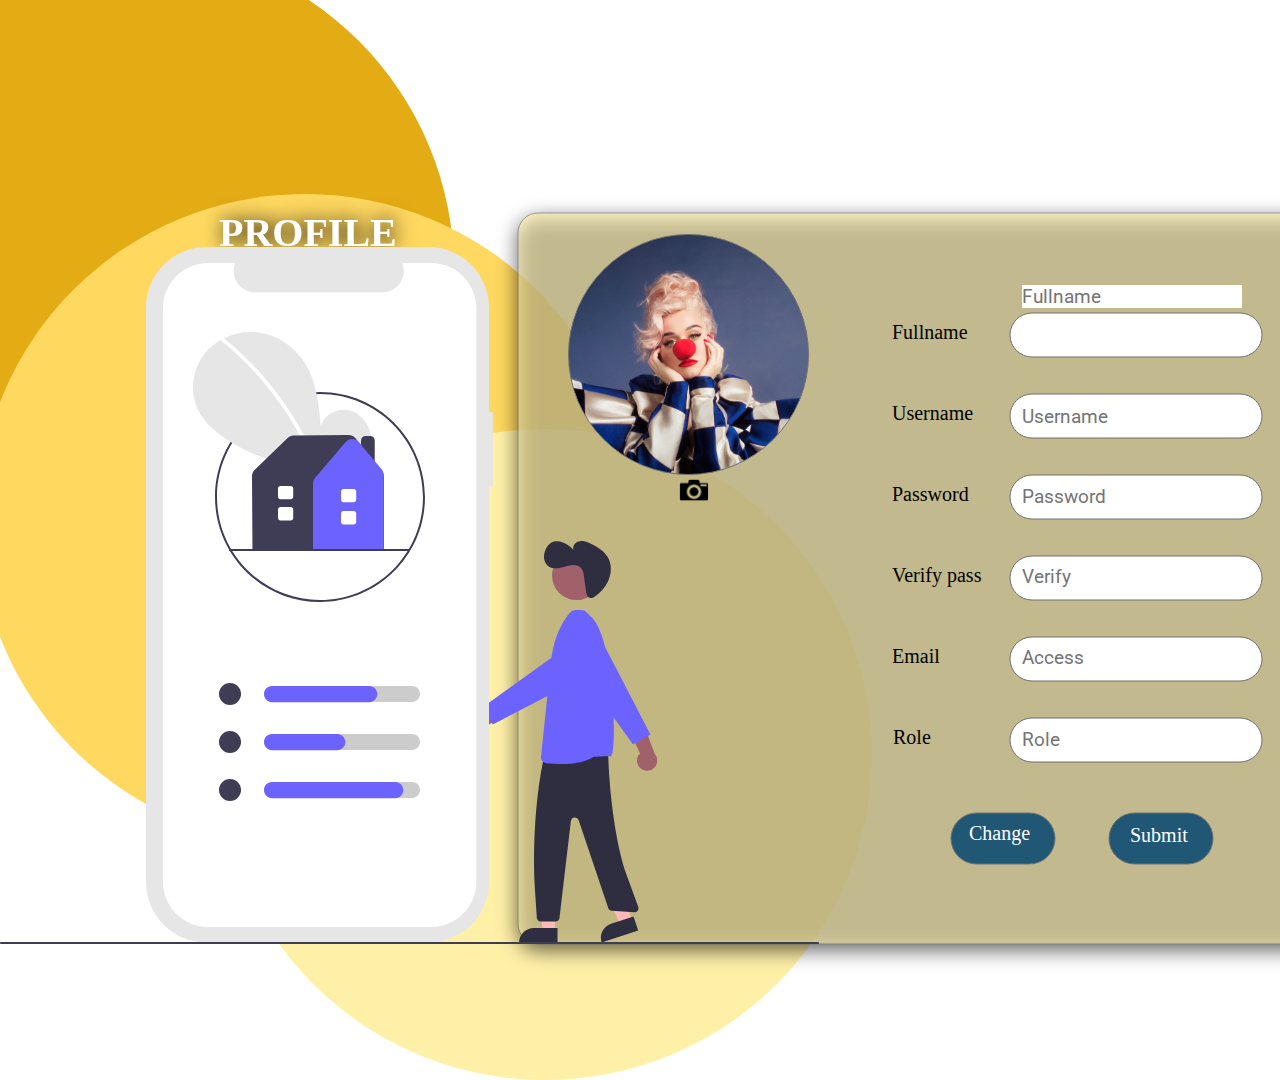
<file: Profile___change.html>
<!DOCTYPE html>
<html>
<head>
<meta charset="utf-8"/>
<meta http-equiv="X-UA-Compatible" content="IE=edge"/>
<meta name="viewport" content="width=device-width, initial-scale=1.0">
<title>Profile – change</title>

<link rel="icon" href="LOGO/icon2.jpg">

<link href="https://fonts.googleapis.com/css2?family=Roboto:wght@500&display=swap" rel="stylesheet">

<link rel="stylesheet" type="text/css" id="applicationStylesheet" href="Profile___change.css"/>
<script id="applicationScript" type="text/javascript" src="Profile___change.js"></script>
</head>
<body>
<div id="Profile__change">
	<svg class="Ellipse_41">
		<ellipse id="Ellipse_41" rx="327" ry="325.5" cx="327" cy="325.5">
		</ellipse>
	</svg>
	<svg class="Ellipse_42">
		<ellipse id="Ellipse_42" rx="327" ry="325.5" cx="327" cy="325.5">
		</ellipse>
	</svg>
	<svg class="Ellipse_43">
		<ellipse id="Ellipse_43" rx="327" ry="325.5" cx="327" cy="325.5">
		</ellipse>
	</svg>
	<svg class="Rectangle_4">
		<rect id="Rectangle_4" rx="20" ry="20" x="0" y="0" width="1072" height="731">
		</rect>
	</svg>
	<svg class="Rectangle_5">
		<rect id="Rectangle_5" rx="22" ry="22" x="0" y="0" width="252" height="44">
		</rect>
	</svg>
	<svg class="Rectangle_13">
		<rect id="Rectangle_13" rx="22" ry="22" x="0" y="0" width="252" height="44">
		</rect>
	</svg>
	<svg class="Rectangle_14">
		<rect id="Rectangle_14" rx="22" ry="22" x="0" y="0" width="252" height="44">
		</rect>
	</svg>
	<svg class="Rectangle_15">
		<rect id="Rectangle_15" rx="22" ry="22" x="0" y="0" width="252" height="44">
		</rect>
	</svg>
	<svg class="Rectangle_19">
		<rect id="Rectangle_19" rx="22" ry="22" x="0" y="0" width="252" height="44">
		</rect>
	</svg>
	<svg class="Rectangle_20">
		<rect id="Rectangle_20" rx="22" ry="22" x="0" y="0" width="252" height="44">
		</rect>
	</svg>
	<img id="foto_orang" src="foto_orang.png" srcset="foto_orang.png 1x, foto_orang@2x.png 2x">


	<div onclick="application.goToTargetView(event)" id="Group_13">
		<div id="Group_7">
			<svg class="Rectangle_8">
				<rect id="Rectangle_8" rx="25.5" ry="25.5" x="0" y="0" width="104" height="51">
				</rect>
			</svg>
		</div>


<!--
		<div id="Submit">
			<span>Submit</span>
		</div>
-->


	</div>
	<div id="Group_34">
		<div id="Group_7_">
			<svg class="Rectangle_8_">
				<rect id="Rectangle_8_" rx="25.5" ry="25.5" x="0" y="0" width="104" height="51">
				</rect>
			</svg>
		</div>
		<div id="Change">
			<span>Change</span>
		</div>
	</div>
	<img onclick="application.goToTargetView(event)" id="home" src="home.png" srcset="home.png 1x, home@2x.png 2x">
	<div id="profile">
		<span>profile</span>
	</div>
	<div id="Fullname">
    <span>Fullname</span>
           <form class="masuk" method="post" action="Profile_change.php">
            <input type="text" name="fullname_baru" id="hurup" placeholder="Fullname" required>
            <br><br>
            <input type="text" name="username_baru" id="hurup1" placeholder="Username" required>
            <br><br>
            <input type="password" id="hurup2" placeholder="Password" required>
            <br><br>
            <input type="password" id="hurup3" placeholder="Verify" required>
            <br><br>
            <input type="text" name="email_baru" id="hurup4" placeholder="Access" required>
            <br><br>
            <input type="text" name="fnama" id="hurup5" placeholder="Role" required>

        <input type="submit" value="Submit" id="Submit" name="submit">
        </form>
	</div>
	<div id="Username">
		<span>Username</span>
	</div>
    <div id="Password">
		<span>Password</span>
	</div>
	<div id="Verify_pass">
		<span>Verify pass</span>
	</div>
	<div id="Access">
		<span>Email</span>
	</div>
	<div id="Role">
		<span>Role</span>

	</div>

	<div id="Group_43">
		<svg class="Path_138" viewBox="600.124 628.638 32.021 48.746">
			<path id="Path_138" d="M 632.14501953125 673.5369873046875 L 620.5040283203125 677.3839721679688 L 600.1240234375 634.3159790039063 L 617.3049926757813 628.6380004882813 L 632.14501953125 673.5369873046875 Z">
			</path>
		</svg>
		<svg class="Path_139" viewBox="788.819 776.556 38.53 14.887">
			<path id="Path_139" d="M 803.7050170898438 776.5560302734375 L 827.3489379882813 776.5560302734375 L 827.3489379882813 791.4429321289063 L 788.8189697265625 791.4429321289063 L 788.8189697265625 791.4429321289063 C 788.8189697265625 783.2214965820313 795.4835205078125 776.5565795898438 803.7050170898438 776.5560913085938 Z">
			</path>
		</svg>
		<svg class="Path_140" viewBox="537.259 636.94 18.094 47.289">
			<path id="Path_140" d="M 555.3510131835938 684.22900390625 L 543.0910034179688 684.22802734375 L 537.2589721679688 636.9400024414063 L 555.35302734375 636.9409790039063 L 555.3510131835938 684.22900390625 Z">
			</path>
		</svg>
		<svg class="Path_141" viewBox="519.447 680.725 38.531 14.887">
			<path id="Path_141" d="M 534.333984375 680.7249755859375 L 557.9779052734375 680.7249755859375 L 557.9779052734375 695.6118774414063 L 519.447021484375 695.6118774414063 L 519.447021484375 695.6118774414063 C 519.4470825195313 687.3900756835938 526.1121826171875 680.7249755859375 534.333984375 680.7249755859375 Z">
			</path>
		</svg>
		<svg class="Path_142" viewBox="724.097 601.756 104.501 174.608">
			<path id="Path_142" d="M 734.5189819335938 610.1900024414063 L 733.894287109375 612.9566040039063 C 725.447021484375 650.3657836914063 722.4385986328125 704.7977294921875 724.9617309570313 743.0656127929688 L 726.9108276367188 772.626708984375 C 727.0494384765625 774.7291259765625 728.795166015625 776.363525390625 730.9021606445313 776.363525390625 L 745.6001586914063 776.363525390625 C 747.62841796875 776.363525390625 749.335693359375 774.8453369140625 749.5726928710938 772.8309326171875 L 760.9803466796875 675.8661499023438 C 761.2006225585938 673.9935302734375 762.6987915039063 672.5289916992188 764.575927734375 672.351318359375 C 766.453125 672.173583984375 768.199462890625 673.3309326171875 768.7672729492188 675.1289672851563 L 798.3326416015625 762.7525634765625 C 798.8297119140625 764.326416015625 800.2423706054688 765.4334106445313 801.8894653320313 765.5396728515625 L 824.3406372070313 766.9882202148438 C 825.65625 767.0731201171875 826.9292602539063 766.5042724609375 827.7437133789063 765.467529296875 C 828.55810546875 764.4307861328125 828.8093872070313 763.059326171875 828.4154052734375 761.8012084960938 L 814.901123046875 724.642578125 C 804.4589233398438 691.2949829101563 798.845947265625 640.6239624023438 798.2330322265625 605.685546875 L 798.2330322265625 605.685546875 C 798.2135009765625 604.5711059570313 797.7297973632813 603.5153198242188 796.8986206054688 602.772705078125 C 796.0673828125 602.0301513671875 794.9640502929688 601.6680297851563 793.8544311523438 601.773681640625 L 738.04150390625 607.0892333984375 C 736.3206787109375 607.2531127929688 734.8998413085938 608.5038452148438 734.5189819335938 610.1900024414063 Z">
			</path>
		</svg>
		<svg class="Ellipse_27">
			<ellipse id="Ellipse_27" rx="24.56100082397461" ry="24.56100082397461" cx="24.56100082397461" cy="24.56100082397461">
			</ellipse>
		</svg>
		<svg class="Path_143" viewBox="731.063 464.127 72.892 154.11">
			<path id="Path_143" d="M 751.0780029296875 618.2369995117188 L 751.0780029296875 618.2369995117188 C 746.1864624023438 618.226806640625 741.2985229492188 617.968994140625 736.4329833984375 617.4644775390625 C 733.1824951171875 617.1107177734375 730.8085327148438 614.2273559570313 731.0853271484375 610.9694213867188 L 739.4593505859375 530.0631103515625 C 741.4786376953125 507.1783142089844 744.5985107421875 485.0875244140625 760.3839721679688 466.3785095214844 C 761.4678344726563 465.0962829589844 763.0381469726563 464.3251647949219 764.7155151367188 464.2514953613281 L 765.3087768554688 464.2290344238281 C 771.5355834960938 463.9692687988281 774.4049682617188 464.1958312988281 775.2123413085938 465.0044250488281 L 779.5551147460938 469.2837219238281 C 806.0390014648438 488.86962890625 807.1392211914063 612.9457397460938 800.6143188476563 610.500732421875 C 799.3521118164063 610.030029296875 784.2797241210938 610.5028686523438 783.2305908203125 611.2186889648438 C 774.7230224609375 617.0170288085938 761.0499877929688 618.2360229492188 751.0780029296875 618.2369995117188 Z">
			</path>
		</svg>
		<svg class="Path_144" viewBox="653.722 548.605 45.669 39.195">
			<path id="Path_144" d="M 654.7119750976563 573.3280029296875 C 655.9776000976563 570.6345825195313 658.3712768554688 568.64013671875 661.2488403320313 567.8812866210938 C 664.1264038085938 567.1224975585938 667.1923217773438 567.67724609375 669.6215209960938 569.396240234375 L 698.6859741210938 548.60498046875 L 699.3910522460938 567.1612548828125 L 671.6835327148438 584.0601806640625 C 668.4547119140625 588.0384521484375 662.7603759765625 588.972412109375 658.4298706054688 586.2339477539063 C 654.0994262695313 583.4955444335938 652.5020751953125 577.9506225585938 654.7120361328125 573.3280639648438 Z">
			</path>
		</svg>
		<svg class="Path_145" viewBox="673.733 493.404 118.42 85.41">
			<path id="Path_145" d="M 683.5770263671875 578.8140258789063 L 673.7330322265625 561.4852294921875 L 763.4000244140625 496.8309936523438 C 768.9157104492188 492.8539123535156 776.1921997070313 492.2951049804688 782.2504272460938 495.3833618164063 C 788.30859375 498.4716186523438 792.1312255859375 504.6883239746094 792.1531372070313 511.4882507324219 C 792.175048828125 518.2881469726563 788.3926391601563 524.5293579101563 782.3544311523438 527.6566162109375 L 683.5770263671875 578.8140258789063 Z">
			</path>
		</svg>
		<svg class="Path_146" viewBox="734.274 395.341 66.874 57.119">
			<path id="Path_146" d="M 778.2360229492188 451.06201171875 C 779.9555053710938 452.7576599121094 782.66015625 452.9309692382813 784.5819091796875 451.4686279296875 C 790.3704833984375 447.1776733398438 795.4523315429688 441.8366088867188 798.459716796875 435.3218078613281 C 801.90576171875 427.8568115234375 802.2902221679688 418.6964111328125 798.1353149414063 411.6015014648438 C 794.6229858398438 405.6037902832031 788.4208374023438 401.7334899902344 782.239501953125 398.5555114746094 C 779.8394165039063 397.2008666992188 777.254150390625 396.2044372558594 774.5657348632813 395.5978393554688 C 771.8484497070313 394.9983520507813 769.0048828125 395.4571533203125 766.6141357421875 396.8807983398438 C 764.2203979492188 398.3816223144531 762.9901123046875 401.1952819824219 763.5134887695313 403.9716796875 C 760.5443725585938 400.5840148925781 756.741455078125 398.0311584472656 752.4816284179688 396.5661315917969 C 749.7992553710938 395.5167541503906 746.862060546875 395.3038330078125 744.0563354492188 395.9554138183594 C 740.1337890625 397.0679931640625 737.2700805664063 400.5531616210938 735.7037963867188 404.3175964355469 C 734.4371337890625 407.1810302734375 733.9996948242188 410.3425903320313 734.4413452148438 413.4423828125 C 734.9114379882813 416.5618591308594 736.6812133789063 419.3360595703125 739.3119506835938 421.0770874023438 C 742.5550537109375 423.0836486816406 746.6925048828125 422.93896484375 750.4170532226563 422.1192016601563 C 754.1416015625 421.2994384765625 757.7469482421875 419.8736267089844 761.5435791015625 419.5130615234375 C 765.3402099609375 419.1524963378906 769.5679321289063 420.0991516113281 771.8784790039063 423.1331787109375 C 773.505615234375 425.2698364257813 773.9234619140625 428.0615844726563 774.2886962890625 430.7223205566406 L 776.1884765625 444.5614318847656 C 776.3438110351563 446.5633850097656 776.8551635742188 448.5215759277344 777.6983642578125 450.3439025878906 C 777.8444213867188 450.6063842773438 778.0252685546875 450.8479614257813 778.2360229492188 451.06201171875 Z">
			</path>
		</svg>
		<svg class="Path_147" viewBox="815.081 575.36 32.232 49.746">
			<path id="Path_147" d="M 831.22900390625 623.1530151367188 C 828.8167724609375 621.4102172851563 827.30029296875 618.6884155273438 827.0877685546875 615.7200927734375 C 826.8751831054688 612.751708984375 827.9883422851563 609.8416748046875 830.127685546875 607.77294921875 L 815.0810546875 575.3604125976563 L 833.44677734375 578.1055297851563 L 844.919677734375 608.4642333984375 C 848.2293090820313 612.3743896484375 848.0913696289063 618.1419677734375 844.5985717773438 621.889404296875 C 841.1057739257813 625.6368408203125 835.3621215820313 626.1796875 831.2291259765625 623.1529541015625 Z">
			</path>
		</svg>
		<svg class="Path_148" viewBox="755.88 480.146 85.41 118.42">
			<path id="Path_148" d="M 841.2899780273438 588.7219848632813 L 823.961181640625 598.5659790039063 L 759.3067626953125 508.8989868164063 C 755.329833984375 503.3833618164063 754.7711181640625 496.1069641113281 757.859375 490.048828125 C 760.9476318359375 483.9906921386719 767.1642456054688 480.1681518554688 773.964111328125 480.1461791992188 C 780.763916015625 480.1242065429688 787.005126953125 483.9065246582031 790.1324462890625 489.944580078125 L 841.2899780273438 588.7219848632813 Z">
			</path>
		</svg>
		<svg class="Path_22" viewBox="336.639 101.5 346.815 695.531">
			<path id="Path_22" d="M 683.4539794921875 266.7829895019531 L 679.6325073242188 266.7829895019531 L 679.6325073242188 162.093994140625 C 679.6324462890625 128.6287078857422 652.5037231445313 101.4999694824219 619.0386962890625 101.5 L 397.2330017089844 101.5 C 363.7680358886719 101.5 336.6392822265625 128.6287384033203 336.6393127441406 162.0937194824219 L 336.6393127441406 736.43701171875 C 336.6393127441406 769.9019775390625 363.7680358886719 797.0307006835938 397.2330017089844 797.0307006835938 L 619.0390014648438 797.0307006835938 C 652.5026245117188 797.0307006835938 679.6312255859375 769.9025268554688 679.6317138671875 736.4379272460938 L 679.6317749023438 341.3030090332031 L 683.4532470703125 341.3030090332031 L 683.4539794921875 266.7829895019531 Z">
			</path>
		</svg>
		<svg class="Path_23" viewBox="353.358 117.258 313.376 664.012">
			<path id="Path_23" d="M 621.4840087890625 117.2580032348633 L 592.5330200195313 117.2580032348633 C 595.2369995117188 123.8873062133789 594.4633178710938 131.4276885986328 590.4694213867188 137.3697509765625 C 586.4755249023438 143.3117980957031 579.78564453125 146.8757019042969 572.6260986328125 146.8753967285156 L 445.5560913085938 146.8753967285156 C 438.3979797363281 146.8753967285156 431.70849609375 143.3115539550781 427.7148132324219 137.3698120117188 C 423.7207946777344 131.4269866943359 422.9472961425781 123.8869934082031 425.6510925292969 117.2580032348633 L 398.6090087890625 117.2579956054688 C 373.6177062988281 117.2579879760742 353.3582458496094 137.5174713134766 353.3582458496094 162.5087890625 L 353.3582153320313 736.0189819335938 C 353.3582458496094 761.0103149414063 373.6177062988281 781.269775390625 398.6090393066406 781.269775390625 L 621.4830322265625 781.269775390625 C 646.474365234375 781.269775390625 666.7338256835938 761.0103149414063 666.7338256835938 736.0189819335938 L 666.7338256835938 736.0189819335938 L 666.7338256835938 162.5079956054688 C 666.7338256835938 137.5182189941406 646.4754638671875 117.259033203125 621.48486328125 117.2580184936523 Z">
			</path>
		</svg>
		<svg class="Path_149" viewBox="405.047 246.5 210 210">
			<path id="Path_149" d="M 510.0469970703125 456.5 C 452.05712890625 456.5 405.0470275878906 409.4898986816406 405.0470275878906 351.5 C 405.0470275878906 293.5101013183594 452.05712890625 246.5 510.0470275878906 246.5 C 568.0369262695313 246.5 615.0469970703125 293.5101013183594 615.0469970703125 351.5 C 614.9813842773438 409.4627075195313 568.0097045898438 456.4343872070313 510.0469970703125 456.4999694824219 Z M 510.0469970703125 248.5 C 453.1617126464844 248.5 407.0470581054688 294.6146545410156 407.0470275878906 351.4999694824219 C 407.0470275878906 408.3853149414063 453.1616821289063 454.5 510.0469970703125 454.5 C 566.932373046875 454.5 613.0469970703125 408.3853454589844 613.0469970703125 351.5000305175781 C 612.9825439453125 294.6414184570313 566.9056396484375 248.5644836425781 510.0470275878906 248.4999847412109 Z">
			</path>
		</svg>
		<svg class="Path_150" viewBox="383.986 186.564 177.875 137.406">
			<path id="Path_150" d="M 548.6110229492188 320.9979858398438 C 557.6035766601563 313.3993225097656 563.0657958984375 301.3956909179688 561.63330078125 289.7100830078125 C 560.2008056640625 278.0244750976563 551.32861328125 267.2817687988281 539.8200073242188 264.80029296875 C 528.3114013671875 262.3188171386719 515.1923828125 269.18798828125 511.6968994140625 280.4302062988281 C 509.7731323242188 258.7557067871094 507.5563354492188 236.1731109619141 496.0328063964844 217.7152099609375 C 485.5985107421875 201.0021057128906 467.5260925292969 189.043212890625 447.9398193359375 186.9037170410156 C 428.3535461425781 184.7642211914063 407.7315063476563 192.8447113037109 395.5162353515625 208.3040161132813 C 383.3009643554688 223.7633209228516 380.3100280761719 246.2379150390625 388.8653564453125 263.9864196777344 C 395.167724609375 277.0611267089844 406.7789611816406 286.79150390625 418.9445495605469 294.7077331542969 C 457.7571411132813 319.9630432128906 505.9041442871094 328.4960327148438 551.716552734375 321.7539367675781 L 548.6110229492188 320.9979858398438 Z">
			</path>
		</svg>
		<svg class="Path_151" viewBox="411.645 192.848 97.504 129.924">
			<path id="Path_151" d="M 414.885009765625 193.2929992675781 C 431.0462036132813 206.4564819335938 445.8723754882813 221.1788787841797 459.1491088867188 237.2471618652344 C 479.9271850585938 262.3078918457031 496.740966796875 290.405517578125 509.0048217773438 320.5612182617188 C 509.9025573730469 322.7611083984375 506.3302917480469 323.7187194824219 505.4425354003906 321.5432739257813 C 485.3768005371094 272.5339965820313 453.3435668945313 229.3377532958984 412.272705078125 195.9052734375 C 410.4284362792969 194.4034729003906 413.0558776855469 191.8036346435547 414.8849792480469 193.2930450439453 Z">
			</path>
		</svg>
		<svg class="Ellipse_28">
			<ellipse id="Ellipse_28" rx="11" ry="11" cx="11" cy="11">
			</ellipse>
		</svg>
		<svg class="Path_152" viewBox="454.709 540.5 156 16">
			<path id="Path_152" d="M 602.708984375 556.5 L 462.708984375 556.5 C 458.2907104492188 556.5 454.708984375 552.9182739257813 454.708984375 548.5 C 454.708984375 544.0817260742188 458.2907104492188 540.5 462.708984375 540.5 L 602.708984375 540.5 C 607.1272583007813 540.5 610.708984375 544.0817260742188 610.708984375 548.5 C 610.708984375 552.9182739257813 607.1272583007813 556.5 602.708984375 556.5 Z">
			</path>
		</svg>
		<svg class="Path_153" viewBox="454.034 540.403 113.35 16.193">
			<path id="Path_153" d="M 559.2880249023438 556.5960083007813 L 462.1300048828125 556.5960083007813 C 457.658447265625 556.5960693359375 454.0335388183594 552.97119140625 454.0335388183594 548.4996337890625 C 454.0335388183594 544.028076171875 457.658447265625 540.4031982421875 462.1300048828125 540.4031982421875 L 559.2874755859375 540.4031372070313 C 563.759033203125 540.4031982421875 567.3839111328125 544.028076171875 567.3839111328125 548.4996337890625 C 567.3839111328125 552.97119140625 563.759033203125 556.5960693359375 559.2874755859375 556.5960693359375 Z">
			</path>
		</svg>
		<svg class="Ellipse_29">
			<ellipse id="Ellipse_29" rx="11" ry="11" cx="11" cy="11">
			</ellipse>
		</svg>
		<svg class="Path_154" viewBox="454.709 588.5 156 16">
			<path id="Path_154" d="M 602.708984375 604.5 L 462.708984375 604.5 C 458.2907104492188 604.5 454.708984375 600.9182739257813 454.708984375 596.5 C 454.708984375 592.0817260742188 458.2907104492188 588.5 462.708984375 588.5 L 602.708984375 588.5 C 607.1272583007813 588.5 610.708984375 592.0817260742188 610.708984375 596.5 C 610.708984375 600.9182739257813 607.1272583007813 604.5 602.708984375 604.5 Z">
			</path>
		</svg>
		<svg class="Ellipse_30">
			<ellipse id="Ellipse_30" rx="11" ry="11" cx="11" cy="11">
			</ellipse>
		</svg>
		<svg class="Path_155" viewBox="454.709 636.5 156 16">
			<path id="Path_155" d="M 602.708984375 652.5 L 462.708984375 652.5 C 458.2907104492188 652.5 454.708984375 648.9182739257813 454.708984375 644.5 C 454.708984375 640.0817260742188 458.2907104492188 636.5 462.708984375 636.5 L 602.708984375 636.5 C 607.1272583007813 636.5 610.708984375 640.0817260742188 610.708984375 644.5 C 610.708984375 648.9182739257813 607.1272583007813 652.5 602.708984375 652.5 Z">
			</path>
		</svg>
		<svg class="Path_156" viewBox="454.034 588.403 81.35 16.193">
			<path id="Path_156" d="M 527.2880249023438 604.5960083007813 L 462.1300048828125 604.5960083007813 C 457.658447265625 604.5960083007813 454.0335388183594 600.9711303710938 454.0335388183594 596.4995727539063 C 454.0335388183594 592.0280151367188 457.658447265625 588.4031372070313 462.1300048828125 588.4031372070313 L 527.2874755859375 588.4031372070313 C 531.759033203125 588.4031372070313 535.3839111328125 592.0280151367188 535.3839111328125 596.4995727539063 C 535.3839111328125 600.9711303710938 531.759033203125 604.5960083007813 527.2874755859375 604.5960083007813 Z">
			</path>
		</svg>
		<svg class="Path_157" viewBox="454.034 636.403 139.351 16.193">
			<path id="Path_157" d="M 585.2880249023438 652.5960083007813 L 462.1300048828125 652.5960083007813 C 457.658447265625 652.595947265625 454.0335388183594 648.9710693359375 454.0335388183594 644.49951171875 C 454.0335388183594 640.0279541015625 457.658447265625 636.403076171875 462.1300048828125 636.403076171875 L 585.2880249023438 636.4031372070313 C 589.7595825195313 636.403076171875 593.3844604492188 640.0279541015625 593.3844604492188 644.49951171875 C 593.3844604492188 648.9710693359375 589.7595825195313 652.595947265625 585.2880249023438 652.595947265625 Z">
			</path>
		</svg>
		<svg class="Path_158" viewBox="551.896 290.059 13.744 45.114">
			<path id="Path_158" d="M 565.6400146484375 335.1730041503906 L 551.89599609375 335.1730041503906 L 551.89599609375 294.5589904785156 C 551.8987426757813 292.0748901367188 553.911865234375 290.0617980957031 556.39599609375 290.0589904785156 L 561.14013671875 290.0589904785156 C 563.624267578125 290.0617980957031 565.6373901367188 292.0748901367188 565.64013671875 294.5589904785156 L 565.6400146484375 335.1730041503906 Z">
			</path>
		</svg>
		<svg class="Path_159" viewBox="442.121 289.034 131.851 115.252">
			<path id="Path_159" d="M 573.9719848632813 404.2860107421875 L 442.5929870605469 404.2860107421875 L 442.1213073730469 330.2396240234375 C 442.1112976074219 327.9286193847656 443.0380859375 325.7121276855469 444.6901550292969 324.0960693359375 L 477.69384765625 291.9500732421875 C 479.2596130371094 290.4197692871094 481.3574829101563 289.5557250976563 483.5468444824219 289.5394592285156 L 538.78466796875 289.0345458984375 C 541.3201904296875 289.0188598632813 543.7320556640625 290.1287841796875 545.369384765625 292.0647888183594 L 545.3740234375 292.0706787109375 L 571.610107421875 324.2459716796875 C 573.1361083984375 326.120849609375 573.97021484375 328.4638366699219 573.972412109375 330.8812255859375 L 573.9719848632813 404.2860107421875 Z">
			</path>
		</svg>
		<svg class="Path_160" viewBox="503.37 293.461 70.603 110.825">
			<path id="Path_160" d="M 573.9719848632813 404.2860107421875 L 503.3699951171875 404.2860107421875 L 503.3699951171875 337.9249877929688 C 503.3706359863281 335.9031372070313 504.0913696289063 333.9476013183594 505.4029846191406 332.4088745117188 L 536.0787963867188 296.4444580078125 L 536.0787963867188 296.4449462890625 C 537.6922607421875 294.5496520996094 540.0565795898438 293.4585266113281 542.5455932617188 293.4605712890625 L 542.5778198242188 293.4605712890625 C 545.0780029296875 293.4679870605469 547.4476928710938 294.5776062011719 549.0543823242188 296.4932556152344 L 571.981201171875 323.7871704101563 C 573.2666625976563 325.319091796875 573.9717407226563 327.2546691894531 573.97265625 329.2544555664063 L 573.9719848632813 404.2860107421875 Z">
			</path>
		</svg>
		<svg class="Path_161" viewBox="531.309 365.233 15.215 13.565">
			<path id="Path_161" d="M 544.0230102539063 378.7980041503906 L 533.8090209960938 378.7980041503906 C 532.428955078125 378.7964172363281 531.3106079101563 377.6780700683594 531.3090209960938 376.2980041503906 L 531.3090209960938 367.7330017089844 C 531.3106079101563 366.3529663085938 532.428955078125 365.234619140625 533.8090209960938 365.2330017089844 L 544.02392578125 365.2330017089844 C 545.4039306640625 365.2346496582031 546.522216796875 366.3529663085938 546.5238647460938 367.7329711914063 L 546.52392578125 376.2974548339844 C 546.5225830078125 377.6780395507813 545.403564453125 378.7968444824219 544.0230102539063 378.7980041503906 Z">
			</path>
		</svg>
		<svg class="Path_162" viewBox="531.309 343.487 15.215 13.365">
			<path id="Path_162" d="M 544.0230102539063 356.8519897460938 L 533.8090209960938 356.8519897460938 C 532.428955078125 356.8504028320313 531.3106079101563 355.7320556640625 531.3090209960938 354.3519897460938 L 531.3090209960938 345.9867553710938 C 531.3106079101563 344.606689453125 532.428955078125 343.4883422851563 533.8090209960938 343.4867248535156 L 544.02392578125 343.4867553710938 C 545.4039306640625 343.4883728027344 546.5222778320313 344.6067504882813 546.5238647460938 345.9867858886719 L 546.52392578125 354.3519897460938 C 546.522216796875 355.7323913574219 545.4033813476563 356.850830078125 544.0230102539063 356.8519897460938 Z">
			</path>
		</svg>
		<svg class="Path_163" viewBox="468.137 361.9 15.215 13.564">
			<path id="Path_163" d="M 480.8519897460938 375.4639892578125 L 470.6373901367188 375.4639892578125 C 469.25732421875 375.4624328613281 468.1389465332031 374.3440551757813 468.1373291015625 372.9639892578125 L 468.1373901367188 364.3999938964844 C 468.1389770507813 363.0199584960938 469.25732421875 361.901611328125 470.6373901367188 361.8999938964844 L 480.8519897460938 361.8999938964844 C 482.2320251464844 361.9016418457031 483.3503723144531 363.0199890136719 483.3519897460938 364.4000244140625 L 483.3519897460938 372.9639892578125 C 483.3503723144531 374.343994140625 482.2320251464844 375.4623413085938 480.8519897460938 375.4639587402344 Z">
			</path>
		</svg>
		<svg class="Path_164" viewBox="468.137 340.153 15.215 13.365">
			<path id="Path_164" d="M 480.8519897460938 353.5180053710938 L 470.6373901367188 353.5180053710938 C 469.25732421875 353.5163879394531 468.1389770507813 352.3980407714844 468.1373291015625 351.0179748535156 L 468.1373901367188 342.6532592773438 C 468.1389770507813 341.273193359375 469.25732421875 340.1548461914063 470.6373901367188 340.1532287597656 L 480.8519897460938 340.1532592773438 C 482.2320251464844 340.1549072265625 483.3503723144531 341.2732543945313 483.3519897460938 342.6532897949219 L 483.3519897460938 351.0180053710938 C 483.3504028320313 352.3980712890625 482.2320556640625 353.5164184570313 480.8519897460938 353.5180358886719 Z">
			</path>
		</svg>
		<svg class="Path_165" viewBox="419.695 403.152 180.703 2">
			<path id="Path_165" d="M 599.3980102539063 405.1520080566406 L 420.6950073242188 405.1520080566406 C 420.1427307128906 405.1520080566406 419.6950073242188 404.7042846679688 419.6950073242188 404.1520080566406 C 419.6950073242188 403.5997314453125 420.1427307128906 403.1520080566406 420.6950073242188 403.1520080566406 L 599.3980102539063 403.1520080566406 C 599.9503173828125 403.1520080566406 600.3980102539063 403.5997314453125 600.3980102539063 404.1520080566406 C 600.3980102539063 404.7042846679688 599.9503173828125 405.1520080566406 599.3980102539063 405.1520080566406 Z">
			</path>
		</svg>
		<svg class="Path_166" viewBox="190.5 796.5 819 2">
			<path id="Path_166" d="M 1008.5 798.5 L 191.5 798.5 C 190.9477081298828 798.5 190.5 798.0523071289063 190.5 797.5 C 190.5 796.9476928710938 190.9477081298828 796.5 191.5 796.5 L 1008.5 796.5 C 1009.052307128906 796.5 1009.5 796.9476928710938 1009.5 797.5 C 1009.5 798.0523071289063 1009.052307128906 798.5 1008.5 798.5 Z">
			</path>
		</svg>
	</div>
	<img id="camera" src="camera.png" srcset="camera.png 1x, camera@2x.png 2x">
</div>
</body>
</html>
</file>
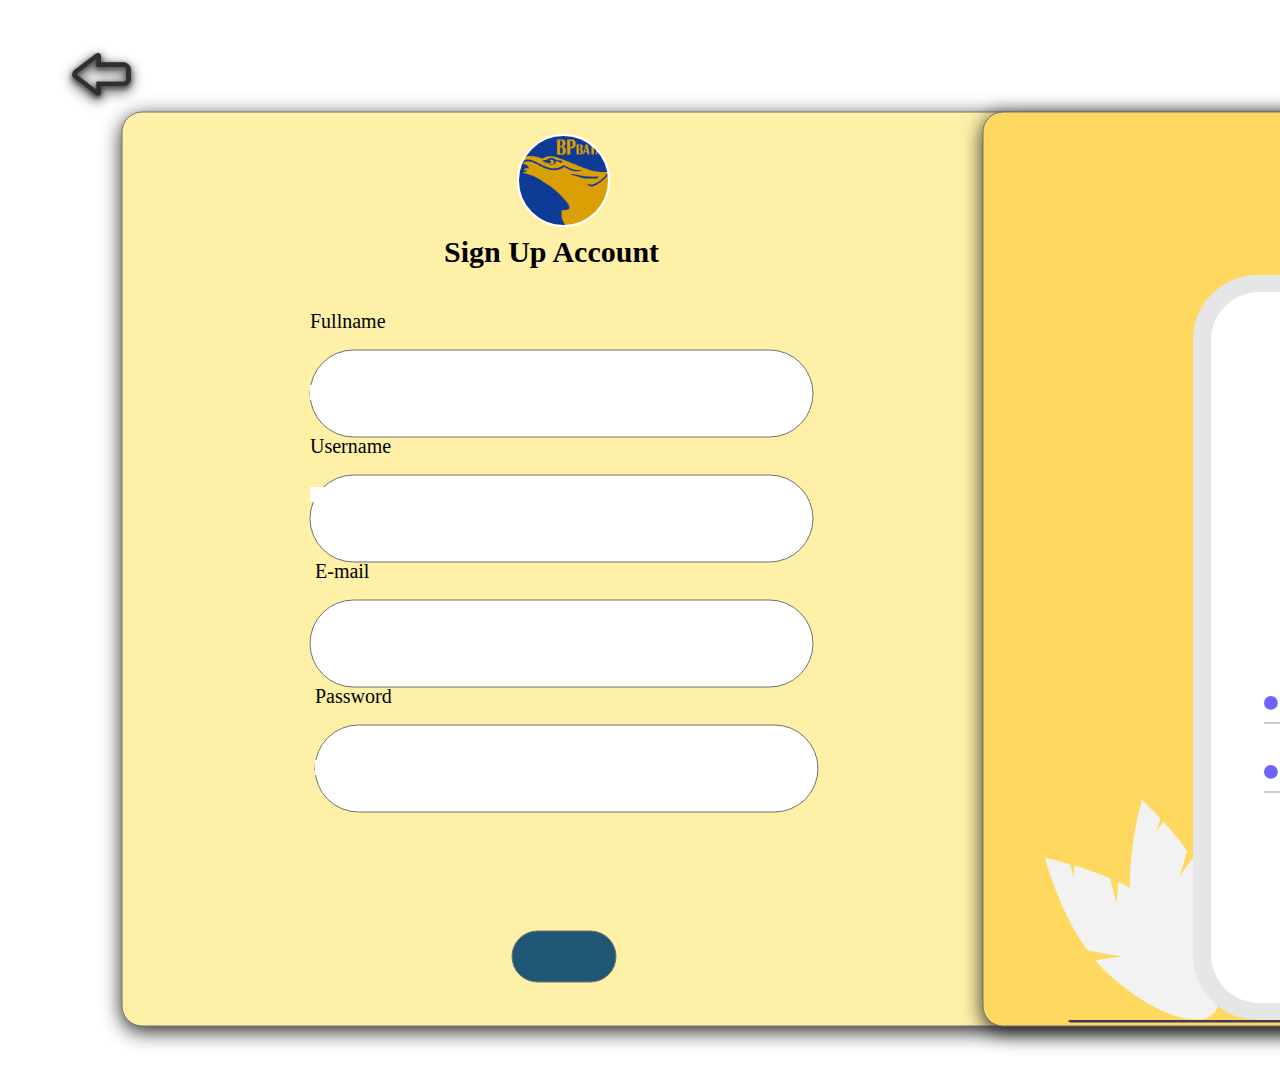
<file: Sign_up_account.html>
<!DOCTYPE html>
<html>
<head>
<meta charset="utf-8"/>
<meta http-equiv="X-UA-Compatible" content="IE=edge"/>
<meta name="viewport" content="width=device-width, initial-scale=1.0">
<title>Sign up account</title>

<link href="https://fonts.googleapis.com/css2?family=Roboto:wght@500&display=swap" rel="stylesheet">

<link rel="stylesheet" type="text/css" id="applicationStylesheet" href="Sign_up_account.css"/>
<script id="applicationScript" type="text/javascript" src="Sign_up_account.js"></script>
</head>
<body>
<div id="Sign_up_account">
	<svg class="Rectangle_4">
		<rect id="Rectangle_4" rx="20" ry="20" x="0" y="0" width="1722" height="914">
		</rect>
	</svg>
	<svg class="Rectangle_18">
		<rect id="Rectangle_18" rx="20" ry="20" x="0" y="0" width="861" height="914">
		</rect>
	</svg>
	<svg class="Rectangle_5">
		<rect id="Rectangle_5" rx="43.5" ry="43.5" x="0" y="0" width="503" height="87">
		</rect>
	</svg>
	<svg class="Rectangle_6">
		<rect id="Rectangle_6" rx="43.5" ry="43.5" x="0" y="0" width="503" height="87">
		</rect>
	</svg>
	<div id="Fullname">
		<span>Fullname</span>
        <form class="masuk">
          <br>
            <br>
            <input type="text" id="fname" name="fname" class="hurup">
        </form>
	</div>
	<div id="Username">
		<span>Username</span>
        <form class="masuk2">
          <br>
            <input type="text" id="fname" name="fname" class="hurup">
        </form>
	</div>
	<div id="Group_35">
		<div id="Group_7">
			<svg class="Rectangle_8">
				<rect id="Rectangle_8" rx="25.5" ry="25.5" x="0" y="0" width="104" height="51">
				</rect>
			</svg>
		</div>
		<div onclick="application.goToTargetView(event)" id="Submit">
			<span>Submit</span>
		</div>
	</div>
	<img id="bp-batam-logo-3352E5183A-seekl" src="bp-batam-logo-3352E5183A-seekl.png" srcset="bp-batam-logo-3352E5183A-seekl.png 1x, bp-batam-logo-3352E5183A-seekl@2x.png 2x">
	<div id="Sign_Up_Account">
		<span>Sign Up Account</span>
	</div>
	<svg class="Rectangle_16">
		<rect id="Rectangle_16" rx="43.5" ry="43.5" x="0" y="0" width="503" height="87">
		</rect>
	</svg>
	<svg class="Rectangle_17">
		<rect id="Rectangle_17" rx="43.5" ry="43.5" x="0" y="0" width="503" height="87">
		</rect>
	</svg>
	<div id="E-mail">
		<span>E-mail</span>
        <form class="masuk">
          <br>
            <br>
            <input type="email" id="email" name="email" class="hurup">
        </form>
	</div>
	<div id="Password_">
		<span>Password </span>
        <form class="masuk">
          <br>
            <br>
            <input type="password" id="password" name="password" class="hurup">
        </form>
	</div>
	<img onclick="application.goToTargetView(event)" id="back" src="back.png" srcset="back.png 1x, back@2x.png 2x">
	<div id="Group_46">
		<svg class="Path_1" viewBox="227.576 659.743 171.953 161.204">
			<path id="Path_1" d="M 299.2049865722656 705.8090209960938 L 292.6449890136719 679.93701171875 C 281.013916015625 675.0076293945313 269.114013671875 670.7381591796875 257.0020446777344 667.1489868164063 L 256.1739807128906 679.1729736328125 L 252.8159790039063 665.9259643554688 C 237.7949829101563 661.6320190429688 227.5759735107422 659.7429809570313 227.5759735107422 659.7429809570313 C 227.5759735107422 659.7429809570313 241.3759765625 712.2319946289063 270.3299865722656 752.3599853515625 L 304.0639953613281 758.2860107421875 L 277.8569946289063 762.0650024414063 C 281.4991455078125 766.447265625 285.4132080078125 770.5960693359375 289.5760192871094 774.4869995117188 C 331.6909790039063 813.5789794921875 378.5999755859375 831.5150146484375 394.3489990234375 814.5469970703125 C 410.0980224609375 797.5789794921875 388.7239990234375 752.135009765625 346.6090087890625 713.0469970703125 C 333.5530090332031 700.927978515625 317.1520080566406 691.2030029296875 300.7340087890625 683.5469970703125 L 299.2049865722656 705.8090209960938 Z">
			</path>
		</svg>
		<svg class="Path_2" viewBox="312.131 601.251 95.474 219.402">
			<path id="Path_2" d="M 361.5910034179688 677.7059936523438 L 369.3489990234375 652.16796875 C 361.9408874511719 641.9360961914063 353.9615478515625 632.1301879882813 345.4490051269531 622.7969970703125 L 338.5249938964844 632.6619873046875 L 342.4969787597656 619.5859985351563 C 331.8559875488281 608.1500244140625 324.0849914550781 601.2509765625 324.0849914550781 601.2509765625 C 324.0849914550781 601.2509765625 308.7699890136719 653.3179931640625 312.8099975585938 702.635009765625 L 338.625 725.14501953125 L 314.2330017089844 714.8330078125 C 315.08642578125 720.4678955078125 316.2935180664063 726.0435791015625 317.8469848632813 731.5269775390625 C 333.6930236816406 786.760986328125 364.5780029296875 826.3619995117188 386.8300170898438 819.9779663085938 C 409.08203125 813.5939331054688 414.2760009765625 763.6429443359375 398.4300231933594 708.408935546875 C 393.5180358886719 691.2859497070313 384.5040283203125 674.48291015625 374.4070129394531 659.4439086914063 L 361.5910034179688 677.7059936523438 Z">
			</path>
		</svg>
		<svg class="Path_22" viewBox="375.962 76.462 371.365 744.766">
			<path id="Path_22" d="M 747.3270263671875 253.4450073242188 L 743.2350463867188 253.4450073242188 L 743.2350463867188 141.3450012207031 C 743.2350463867188 105.5111083984375 714.1859130859375 76.46199798583984 678.35205078125 76.46199798583984 L 440.8450012207031 76.46199798583984 C 405.0111083984375 76.46199798583984 375.9619750976563 105.511116027832 375.9620056152344 141.3450164794922 L 375.9620056152344 756.344970703125 C 375.9620056152344 792.1788940429688 405.0111083984375 821.2279663085938 440.8450012207031 821.2279663085938 L 678.3519897460938 821.2279663085938 C 714.1845092773438 821.2279663085938 743.2334594726563 792.179443359375 743.2340087890625 756.345947265625 L 743.2340087890625 333.2399597167969 L 747.3259887695313 333.2399597167969 L 747.3270263671875 253.4450073242188 Z">
			</path>
		</svg>
		<svg class="Path_23" viewBox="393.865 93.335 335.559 711.016">
			<path id="Path_23" d="M 680.969970703125 93.33550262451172 L 649.969970703125 93.33550262451172 C 652.8653564453125 100.4340744018555 652.036865234375 108.5082092285156 647.7603149414063 114.8708953857422 C 643.4837646484375 121.2335891723633 636.3203735351563 125.0497970581055 628.6539916992188 125.0495147705078 L 492.5889892578125 125.0494995117188 C 484.9241333007813 125.0495147705078 477.7611083984375 121.2333755493164 473.4847106933594 114.8709945678711 C 469.2080078125 108.5074920654297 468.3797607421875 100.4337387084961 471.2749938964844 93.33548736572266 L 442.3190002441406 93.33549499511719 C 415.5586242675781 93.33549499511719 393.8650207519531 115.0290908813477 393.8650207519531 141.7895050048828 L 393.864990234375 755.896484375 C 393.8650207519531 782.656982421875 415.5586242675781 804.3505249023438 442.3190307617188 804.3505249023438 L 680.969970703125 804.3504638671875 C 707.7303466796875 804.3505249023438 729.4239501953125 782.6569213867188 729.4239501953125 755.8965454101563 L 729.4239501953125 755.896484375 L 729.4239501953125 141.7879943847656 C 729.4239501953125 115.0289840698242 707.73095703125 93.33555603027344 680.970947265625 93.33500671386719 Z">
			</path>
		</svg>
		<svg class="Path_6" viewBox="506.79 313.51 36.678 48.903">
			<path id="Path_6" d="M 531.2340087890625 337.9649963378906 C 531.2340087890625 329.2239074707031 535.8983154296875 321.1517944335938 543.4677734375 316.7888488769531 C 533.1925659179688 310.8544006347656 520.1397094726563 313.1542053222656 512.5115356445313 322.2431030273438 C 504.88330078125 331.3320007324219 504.8821411132813 344.5859375 512.5087280273438 353.6762084960938 C 520.13525390625 362.7664794921875 533.187744140625 365.068603515625 543.4639892578125 359.135986328125 C 535.8958129882813 354.7726745605469 531.23291015625 346.7008361816406 531.2340087890625 337.9649963378906 Z">
			</path>
		</svg>
		<svg class="Path_7" viewBox="537.527 313.51 36.678 48.903">
			<path id="Path_7" d="M 561.9710083007813 337.9649963378906 C 561.970947265625 329.2231750488281 566.6355590820313 321.1510620117188 574.2052612304688 316.7884826660156 C 563.9301147460938 310.8540954589844 550.8773803710938 313.1539001464844 543.2492065429688 322.24267578125 C 535.6210327148438 331.3314514160156 535.6196899414063 344.5852355957031 543.2460327148438 353.6755676269531 C 550.8723754882813 362.765869140625 563.9246826171875 365.0682983398438 574.2009887695313 359.135986328125 C 566.6328125 354.7726745605469 561.9699096679688 346.7008361816406 561.9710083007813 337.9649658203125 Z">
			</path>
		</svg>
		<svg class="Ellipse_1">
			<ellipse id="Ellipse_1" rx="24.450000762939453" ry="24.450000762939453" cx="24.450000762939453" cy="24.450000762939453">
			</ellipse>
		</svg>
		<svg class="Path_8" viewBox="485.255 261.597 152.734 152.734">
			<path id="Path_8" d="M 632.8720092773438 414.3309936523438 L 490.3720092773438 414.3309936523438 C 487.5473327636719 414.3277282714844 485.2582702636719 412.0386962890625 485.2549743652344 409.2139892578125 L 485.2550048828125 266.7139892578125 C 485.2582702636719 263.8892822265625 487.5473327636719 261.6002502441406 490.3720092773438 261.5969848632813 L 632.8720092773438 261.5969848632813 C 635.6967163085938 261.6002807617188 637.9857177734375 263.8893127441406 637.989013671875 266.7139892578125 L 637.989013671875 409.2139892578125 C 637.9857177734375 412.0386657714844 635.6967163085938 414.3276977539063 632.8720092773438 414.3309936523438 Z M 490.3720092773438 263.6449890136719 C 488.6771850585938 263.6466369628906 487.3036499023438 265.0201721191406 487.302001953125 266.7149963378906 L 487.302001953125 409.2149963378906 C 487.3036499023438 410.9097900390625 488.6771850585938 412.2833251953125 490.3720092773438 412.2849731445313 L 632.8720092773438 412.2850036621094 C 634.5668334960938 412.2833251953125 635.9403686523438 410.9097900390625 635.9420166015625 409.2149658203125 L 635.9420166015625 266.7149963378906 C 635.9403686523438 265.0201721191406 634.5668334960938 263.6466369628906 632.8720092773438 263.6449890136719 L 490.3720092773438 263.6449890136719 Z">
			</path>
		</svg>
		<svg class="Rectangle_1">
			<rect id="Rectangle_1" rx="0" ry="0" x="0" y="0" width="218.552" height="2.047">
			</rect>
		</svg>
		<svg class="Ellipse_2">
			<ellipse id="Ellipse_2" rx="6.9019999504089355" ry="6.9019999504089355" cx="6.9019999504089355" cy="6.9019999504089355">
			</ellipse>
		</svg>
		<svg class="Rectangle_2">
			<rect id="Rectangle_2" rx="0" ry="0" x="0" y="0" width="218.552" height="2.047">
			</rect>
		</svg>
		<svg class="Ellipse_3">
			<ellipse id="Ellipse_3" rx="6.9019999504089355" ry="6.9019999504089355" cx="6.9019999504089355" cy="6.9019999504089355">
			</ellipse>
		</svg>
		<svg class="Path_186" viewBox="587.122 637.964 78.068 33.208">
			<path id="Path_186" d="M 660.6900024414063 671.1719970703125 L 591.6220092773438 671.1719970703125 C 589.1378784179688 671.1693115234375 587.124755859375 669.1561889648438 587.1220092773438 666.6720581054688 L 587.1220092773438 642.4639892578125 C 587.124755859375 639.9799194335938 589.1378173828125 637.9667358398438 591.6220092773438 637.9639892578125 L 660.6904296875 637.9639892578125 C 663.174560546875 637.9667358398438 665.1876831054688 639.9798583984375 665.1903686523438 642.4639892578125 L 665.1904296875 666.6719970703125 C 665.1878051757813 669.1563720703125 663.1743774414063 671.1696166992188 660.6900024414063 671.172119140625 Z">
			</path>
		</svg>
		<svg class="Ellipse_7">
			<ellipse id="Ellipse_7" rx="6.9019999504089355" ry="6.9019999504089355" cx="6.9019999504089355" cy="6.9019999504089355">
			</ellipse>
		</svg>
		<svg class="Ellipse_8">
			<ellipse id="Ellipse_8" rx="6.9019999504089355" ry="6.9019999504089355" cx="6.9019999504089355" cy="6.9019999504089355">
			</ellipse>
		</svg>
		<svg class="Ellipse_9">
			<ellipse id="Ellipse_9" rx="6.9019999504089355" ry="6.9019999504089355" cx="6.9019999504089355" cy="6.9019999504089355">
			</ellipse>
		</svg>
		<svg class="Ellipse_10">
			<ellipse id="Ellipse_10" rx="6.9019999504089355" ry="6.9019999504089355" cx="6.9019999504089355" cy="6.9019999504089355">
			</ellipse>
		</svg>
		<svg class="Path_88" viewBox="248.874 821.102 723.55 2.437">
			<path id="Path_88" d="M 969.6420288085938 823.5390014648438 L 251.656005859375 823.5390014648438 C 250.1190032958984 823.5390014648438 248.8740081787109 822.9929809570313 248.8740081787109 822.3209838867188 C 248.8740081787109 821.6489868164063 250.1190032958984 821.1019897460938 251.656005859375 821.1019897460938 L 969.6420288085938 821.1019897460938 C 971.1780395507813 821.1019897460938 972.4240112304688 821.6480102539063 972.4240112304688 822.3209838867188 C 972.4240112304688 822.9939575195313 971.177978515625 823.5390014648438 969.6420288085938 823.5390014648438 Z">
			</path>
		</svg>
		<svg class="Path_187" viewBox="777.828 535.642 80.211 49.856">
			<path id="Path_187" d="M 792.2529907226563 565.9229736328125 C 792.7435302734375 566.1472778320313 793.21533203125 566.4105224609375 793.663818359375 566.7102661132813 L 838.5160522460938 547.5670776367188 L 840.1170043945313 535.7517700195313 L 858.03857421875 535.6422119140625 L 856.9798583984375 562.7404174804688 L 797.7799682617188 578.396240234375 C 797.6553955078125 578.8077392578125 797.5059204101563 579.2112426757813 797.3324584960938 579.6045532226563 C 794.9432983398438 584.7026977539063 788.8849487304688 586.9136962890625 783.7736206054688 584.5528564453125 C 778.6622924804688 582.1920776367188 776.4176635742188 576.1461181640625 778.75 571.021728515625 C 781.0823364257813 565.8973388671875 787.11572265625 563.6190795898438 792.2529907226563 565.9229125976563 Z">
			</path>
		</svg>
		<svg class="Path_188" viewBox="618.888 687.733 18.094 47.288">
			<path id="Path_188" d="M 636.97998046875 735.02099609375 L 624.719970703125 735.02099609375 L 618.8880004882813 687.7329711914063 L 636.9819946289063 687.7340087890625 L 636.97998046875 735.02099609375 Z">
			</path>
		</svg>
		<svg class="Path_189" viewBox="601.076 731.518 38.531 14.887">
			<path id="Path_189" d="M 615.9630126953125 731.5180053710938 L 639.60693359375 731.5180053710938 L 639.60693359375 746.4049072265625 L 601.0759887695313 746.4049072265625 L 601.0759887695313 746.4049072265625 C 601.0759887695313 738.1830444335938 607.7411499023438 731.5179443359375 615.9630126953125 731.5180053710938 Z">
			</path>
		</svg>
		<svg class="Path_190" viewBox="662.018 684.497 22.642 48.262">
			<path id="Path_190" d="M 684.6599731445313 731.5570068359375 L 672.458984375 732.7589721679688 L 662.0180053710938 686.27099609375 L 680.0250244140625 684.4970092773438 L 684.6599731445313 731.5570068359375 Z">
			</path>
		</svg>
		<svg class="Path_191" viewBox="876.799 806.128 38.531 14.887">
			<path id="Path_191" d="M 891.6859741210938 806.1279907226563 L 915.3298950195313 806.1279907226563 L 915.3298950195313 821.014892578125 L 876.7990112304688 821.014892578125 L 876.7990112304688 821.014892578125 C 876.7990112304688 812.7930908203125 883.464111328125 806.1279907226563 891.6859741210938 806.1279907226563 Z">
			</path>
		</svg>
		<svg class="Ellipse_34">
			<ellipse id="Ellipse_34" rx="24.56100082397461" ry="24.56100082397461" cx="24.56100082397461" cy="24.56100082397461">
			</ellipse>
		</svg>
		<svg class="Path_192" viewBox="817.541 629.071 97.871 172.848">
			<path id="Path_192" d="M 849.5560302734375 801.9190063476563 C 847.3809204101563 801.9246826171875 845.517333984375 800.3640747070313 845.1410522460938 798.2217407226563 C 838.7953491210938 762.9961547851563 818.0531616210938 647.8167724609375 817.5570678710938 644.625732421875 C 817.546142578125 644.5524291992188 817.5409545898438 644.478271484375 817.54150390625 644.4041137695313 L 817.5414428710938 635.816162109375 C 817.5405883789063 635.5033569335938 817.6383056640625 635.1981811523438 817.8206787109375 634.944091796875 L 820.5609741210938 631.106201171875 C 820.8248291015625 630.7320556640625 821.2471313476563 630.501220703125 821.7044677734375 630.4811401367188 C 837.3265991210938 629.748779296875 888.4887084960938 627.602294921875 890.96044921875 630.690185546875 L 890.96044921875 630.690185546875 C 893.44287109375 633.793701171875 892.56591796875 643.1969604492188 892.36474609375 645.0504760742188 L 892.37451171875 645.2438354492188 L 915.3598022460938 792.2388305664063 C 915.734130859375 794.6783447265625 914.0791015625 796.9660034179688 911.6449584960938 797.3736572265625 L 897.28857421875 799.7388305664063 C 895.078857421875 800.09375 892.9419555664063 798.7786865234375 892.26318359375 796.6460571289063 C 887.82275390625 782.4575805664063 872.93408203125 734.72802734375 867.7738647460938 716.2593383789063 C 867.7071533203125 716.017333984375 867.47119140625 715.862548828125 867.2227172851563 715.8976440429688 C 866.9741821289063 715.9328002929688 866.7904052734375 716.14697265625 866.7933959960938 716.39794921875 C 867.0512084960938 734.0035400390625 867.6742553710938 778.92138671875 867.8890991210938 794.4351196289063 L 867.9125366210938 796.1060180664063 C 867.9321899414063 798.4511108398438 866.1544799804688 800.42138671875 863.8197631835938 800.64208984375 L 849.9759521484375 801.8999633789063 C 849.8359985351563 801.9140014648438 849.6950073242188 801.9190063476563 849.5560302734375 801.9190063476563 Z">
			</path>
		</svg>
		<svg class="Path_99" viewBox="818.363 492.969 84.724 151.571">
			<path id="Path_99" d="M 852.3809814453125 495.2539978027344 C 848.0946655273438 497.802001953125 845.5298461914063 502.4844360351563 844.0582275390625 507.2490844726563 C 841.333251953125 516.0702514648438 839.6930541992188 525.1905517578125 839.173828125 534.408447265625 L 837.6182250976563 562.0087280273438 L 818.3630981445313 635.1786499023438 C 835.0518188476563 649.2993774414063 844.678466796875 646.0901489257813 867.1436157226563 634.5398559570313 C 889.6087646484375 622.9895629882813 892.1758422851563 638.3910522460938 892.1758422851563 638.3910522460938 L 896.668212890625 576.1326293945313 L 903.0866088867188 508.100341796875 C 901.64599609375 506.3655090332031 900.0153198242188 504.7976379394531 898.2252197265625 503.4261779785156 C 886.2050170898438 494.0793762207031 870.5612182617188 490.7637634277344 855.7828369140625 494.4308166503906 L 852.3809814453125 495.2539978027344 Z">
			</path>
		</svg>
		<svg class="Path_193" viewBox="832.003 545.921 79.984 55.124">
			<path id="Path_193" d="M 846.1270141601563 580.7009887695313 C 846.6448974609375 580.8958129882813 847.1466674804688 581.1311645507813 847.6276245117188 581.4049072265625 L 891.9759521484375 559.2077026367188 L 892.7119750976563 547.1821899414063 L 911.0057983398438 545.9208984375 L 911.9862060546875 573.33349609375 L 852.719970703125 592.9320068359375 C 851.7291870117188 597.1818237304688 848.2120971679688 600.3751831054688 843.8866577148438 600.9523315429688 C 839.5612182617188 601.529541015625 835.3298950195313 599.3701171875 833.2593383789063 595.52880859375 C 831.1887817382813 591.6875610351563 831.7110595703125 586.9658203125 834.571044921875 583.669921875 C 837.4310302734375 580.3739624023438 842.0320434570313 579.1915283203125 846.1267700195313 580.7000732421875 Z">
			</path>
		</svg>
		<svg class="Path_101" viewBox="879.309 507.087 36.29 51.391">
			<path id="Path_101" d="M 902.7659912109375 508.4110107421875 C 913.677490234375 512.26220703125 915.5994873046875 553.9847412109375 915.5994873046875 553.9847412109375 C 902.7628173828125 546.9243774414063 887.3580932617188 558.4779052734375 887.3580932617188 558.4779052734375 C 887.3580932617188 558.4779052734375 884.14892578125 547.56640625 880.2977294921875 533.4456787109375 C 877.93408203125 525.3727416992188 879.8719482421875 516.6516723632813 885.4320068359375 510.3393859863281 C 885.4320678710938 510.3393859863281 891.85400390625 504.5580139160156 902.7659912109375 508.4110107421875 Z">
			</path>
		</svg>
		<svg class="Path_102" viewBox="843.417 426.752 50.255 42.78">
			<path id="Path_102" d="M 889.9910278320313 467.531005859375 C 886.9310302734375 465.0826416015625 882.755859375 469.5327453613281 882.755859375 469.5327453613281 L 880.3074340820313 447.4992370605469 C 880.3074340820313 447.4992370605469 865.0064086914063 449.3321228027344 855.2139282226563 446.8876342773438 C 845.4214477539063 444.4431457519531 843.8914184570313 455.7627563476563 843.8914184570313 455.7627563476563 C 843.3865966796875 451.1903076171875 843.2841796875 446.5823059082031 843.5855102539063 441.9919128417969 C 844.1971435546875 436.4834594726563 852.1539306640625 430.9750366210938 866.2306518554688 427.3025512695313 C 880.307373046875 423.6300659179688 887.6519775390625 439.5429992675781 887.6519775390625 439.5429992675781 C 897.4450073242188 444.4389953613281 893.051025390625 469.97900390625 889.9910278320313 467.531005859375 Z">
			</path>
		</svg>
	</div>
</div>
</body>
</html>
</file>
<file: Forgot_Password.css>
.masuk {

  position: relative;
  left: 30px;
}

.hurup{
    font-size: 25px;
    font-family: 'Roboto', sans-serif;
    width: 400px;
}

/*
html,body,head{
    overflow-x: hidden;
    overflow-y: hidden;
    }
*/

.mediaViewInfo {
	--web-view-name: Forgot Password;
	--web-view-id: Forgot_Password;
	--web-scale-on-resize: true;
	--web-enable-deep-linking: true;
}
:root {
	--web-view-ids: Forgot_Password;
}
* {
	margin: 0;
	padding: 0;
	box-sizing: border-box;
	border: none;
}
#Forgot_Password {
	position: absolute;
	width: 1920px;
	height: 1080px;
	background-color: rgba(255,255,255,1);
	overflow: hidden;
	--web-view-name: Forgot Password;
	--web-view-id: Forgot_Password;
	--web-scale-on-resize: true;
	--web-enable-deep-linking: true;
}
@keyframes fadein {

	0% {
		opacity: 0;
	}
	100% {
		opacity: 1;
	}

}
#Rectangle_31 {
	fill: rgba(255,216,96,1);
	stroke: rgba(255,255,255,0);
	stroke-width: 1px;
	stroke-linejoin: miter;
	stroke-linecap: butt;
	stroke-miterlimit: 4;
	shape-rendering: auto;
}
.Rectangle_31 {
	position: absolute;
	overflow: visible;
	width: 940px;
	height: 643px;
	left: 487px;
	top: -20px;
}
#Rectangle_42 {
	fill: rgba(255,240,168,1);
	stroke: rgba(255,255,255,0);
	stroke-width: 1px;
	stroke-linejoin: miter;
	stroke-linecap: butt;
	stroke-miterlimit: 4;
	shape-rendering: auto;
}
.Rectangle_42 {
	position: absolute;
	overflow: visible;
	width: 953px;
	height: 651px;
	left: 481px;
	top: 454px;
}
#Rectangle_12 {
	fill: rgba(255,240,168,1);
	stroke: rgba(112,112,112,1);
	stroke-width: 1px;
	stroke-linejoin: miter;
	stroke-linecap: butt;
	stroke-miterlimit: 4;
	shape-rendering: auto;
}
.Rectangle_12 {
	filter: drop-shadow(0px 6px 10px rgba(0, 0, 0, 1));
	position: absolute;
	overflow: visible;
	width: 660px;
	height: 705px;
	left: 638px;
	top: 261px;
}
#Rectangle_5 {
	fill: rgba(255,255,255,1);
	stroke: rgba(112,112,112,1);
	stroke-width: 1px;
	stroke-linejoin: miter;
	stroke-linecap: butt;
	stroke-miterlimit: 4;
	shape-rendering: auto;
}
.Rectangle_5 {
	position: absolute;
	overflow: visible;
	width: 503px;
	height: 87px;
	left: 714px;
	top: 433px;
}
#Forgot_Password_r {
	left: 846px;
	top: 294px;
	position: absolute;
	overflow: visible;
	width: 237px;
	white-space: nowrap;
	text-align: left;
	font-family: Leelawadee UI;
	font-style: normal;
	font-weight: bold;
	font-size: 30px;
	color: rgba(0,0,0,1);
}
#Recovery_Email {
	left: 712px;
	top: 381px;
	position: absolute;
	overflow: visible;
	width: 133px;
	white-space: nowrap;
	text-align: left;
	font-family: Segoe UI;
	font-style: normal;
	font-weight: normal;
	font-size: 20px;
	color: rgba(0,0,0,1);
}
#Group_13 {
	position: absolute;
	width: 104px;
	height: 51px;
	left: 914px;
	top: 548px;
	overflow: visible;
	transition: all 0.3s linear;
	--web-animation: fadein 0.3s linear;
	--web-action-type: page;
	--web-action-target: Menu_fix.html;
	cursor: pointer;
}
#Group_7 {
	position: absolute;
	width: 104px;
	height: 51px;
	left: 0px;
	top: 0px;
	overflow: visible;
}
#Rectangle_8 {
	fill: rgba(32,87,116,1);
	stroke: rgba(112,112,112,1);
	stroke-width: 1px;
	stroke-linejoin: miter;
	stroke-linecap: butt;
	stroke-miterlimit: 4;
	shape-rendering: auto;
}
.Rectangle_8 {
	position: absolute;
	overflow: visible;
	width: 104px;
	height: 51px;
	left: 0px;
	top: 0px;
}
#Submit {
    left: 186px;
	top: 146px;
	position: absolute;
	overflow: visible;
	white-space: nowrap;
	text-align: left;
	font-family: Segoe UI;
	font-style: normal;
	font-weight: normal;
	font-size: 20px;
	color: rgba(255,255,255,1);
    background-color: rgba(0,0,0,0);
    padding: 6px;
}
#back {
	filter: drop-shadow(0px 3px 6px rgba(48, 47, 45, 0.91));
	position: absolute;
	width: 73px;
	height: 61px;
	left: 65px;
	top: 46px;
	overflow: visible;
	--web-animation: fadein 0.3s ease-out;
	--web-action-type: page;
	--web-action-target: Log_in.html;
	cursor: pointer;
}
#Group_53 {
	position: absolute;
	width: 566.574px;
	height: 482px;
	left: 906px;
	top: 598px;
	overflow: visible;
}
#Group_41 {
	position: absolute;
	width: 566.574px;
	height: 482px;
	left: 0px;
	top: 0px;
	overflow: visible;
}
#Path_93 {
	fill: rgba(242,242,242,1);
}
.Path_93 {
	overflow: visible;
	position: absolute;
	width: 150.879px;
	height: 110.531px;
	left: 210.484px;
	top: 0px;
	transform: matrix(1,0,0,1,0,0);
}
#Path_94 {
	fill: rgba(255,255,255,1);
}
.Path_94 {
	overflow: visible;
	position: absolute;
	width: 81.284px;
	height: 105.195px;
	left: 256.617px;
	top: 5.335px;
	transform: matrix(1,0,0,1,0,0);
}
#Path_95 {
	fill: rgba(63,61,86,1);
}
.Path_95 {
	overflow: visible;
	position: absolute;
	width: 355.412px;
	height: 200.185px;
	left: 0px;
	top: 108.834px;
	transform: matrix(1,0,0,1,0,0);
}
#Path_96 {
	fill: rgba(255,184,184,1);
}
.Path_96 {
	overflow: visible;
	position: absolute;
	width: 20.946px;
	height: 75.796px;
	left: 441.475px;
	top: 253.634px;
	transform: matrix(1,0,0,1,0,0);
}
#Path_97 {
	fill: rgba(255,184,184,1);
}
.Path_97 {
	overflow: visible;
	position: absolute;
	width: 15.348px;
	height: 40.112px;
	left: 388.701px;
	top: 431.873px;
	transform: matrix(1,0,0,1,0,0);
}
#Path_98 {
	fill: rgba(47,46,65,1);
}
.Path_98 {
	overflow: visible;
	position: absolute;
	width: 32.684px;
	height: 12.628px;
	left: 373.592px;
	top: 469.013px;
	transform: matrix(1,0,0,1,0,0);
}
#Path_99 {
	fill: rgba(255,184,184,1);
}
.Path_99 {
	overflow: visible;
	position: absolute;
	width: 15.348px;
	height: 40.112px;
	left: 462.498px;
	top: 431.873px;
	transform: matrix(1,0,0,1,0,0);
}
#Path_100 {
	fill: rgba(47,46,65,1);
}
.Path_100 {
	overflow: visible;
	position: absolute;
	width: 32.684px;
	height: 12.628px;
	left: 447.389px;
	top: 469.013px;
	transform: matrix(1,0,0,1,0,0);
}
#Path_101 {
	fill: rgba(47,46,65,1);
}
.Path_101 {
	overflow: visible;
	position: absolute;
	width: 97.348px;
	height: 172.42px;
	left: 385.261px;
	top: 274.722px;
	transform: matrix(1,0,0,1,0,0);
}
#Ellipse_24 {
	fill: rgba(255,184,184,1);
}
.Ellipse_24 {
	position: absolute;
	overflow: visible;
	width: 41.667px;
	height: 41.667px;
	left: 422.53px;
	top: 170.604px;
}
#Path_102 {
	fill: rgba(108,99,255,1);
}
.Path_102 {
	overflow: visible;
	position: absolute;
	width: 57.331px;
	height: 66.688px;
	left: 407.426px;
	top: 219.996px;
	transform: matrix(1,0,0,1,0,0);
}
#Path_103 {
	fill: rgba(108,99,255,1);
}
.Path_103 {
	overflow: visible;
	position: absolute;
	width: 22.054px;
	height: 39.867px;
	left: 441.126px;
	top: 224.693px;
	transform: matrix(1,0,0,1,0,0);
}
#Path_104 {
	fill: rgba(255,184,184,1);
}
.Path_104 {
	overflow: visible;
	position: absolute;
	width: 78.643px;
	height: 27.454px;
	left: 345.988px;
	top: 247.61px;
	transform: matrix(1,0,0,1,0,0);
}
#Path_105 {
	fill: rgba(108,99,255,1);
}
.Path_105 {
	overflow: visible;
	position: absolute;
	width: 35.461px;
	height: 39.283px;
	left: 404.998px;
	top: 223.874px;
	transform: matrix(1,0,0,1,0,0);
}
#Path_106 {
	fill: rgba(47,46,65,1);
}
.Path_106 {
	overflow: visible;
	position: absolute;
	width: 148.523px;
	height: 157.222px;
	left: 418.051px;
	top: 159.166px;
	transform: matrix(1,0,0,1,0,0);
}
#Path_107 {
	fill: rgba(63,61,86,1);
}
.Path_107 {
	overflow: visible;
	position: absolute;
	width: 195.095px;
	height: 1.697px;
	left: 328.081px;
	top: 480.303px;
	transform: matrix(1,0,0,1,0,0);
}
#Path_108 {
	fill: rgba(63,61,86,1);
}
.Path_108 {
	overflow: visible;
	position: absolute;
	width: 348.587px;
	height: 95.468px;
	left: 4.397px;
	top: 113.387px;
	transform: matrix(1,0,0,1,0,0);
}
#Path_109 {
	fill: rgba(63,61,86,1);
}
.Path_109 {
	overflow: visible;
	position: absolute;
	width: 37.323px;
	height: 13.572px;
	left: 23.383px;
	top: 253.035px;
	transform: matrix(1,0,0,1,0,0);
}
#Path_110 {
	fill: rgba(63,61,86,1);
}
.Path_110 {
	overflow: visible;
	position: absolute;
	width: 65.314px;
	height: 13.572px;
	left: 23.383px;
	top: 275.937px;
	transform: matrix(1,0,0,1,0,0);
}
#Ellipse_25 {
	fill: rgba(108,99,255,1);
}
.Ellipse_25 {
	position: absolute;
	overflow: visible;
	width: 54.287px;
	height: 54.287px;
	left: 150.142px;
	top: 181.783px;
}
#bp-batam-logo-3352E5183A-seekl {
	position: absolute;
	width: 93px;
	height: 93px;
	left: 134px;
	top: 167px;
	overflow: visible;
}
</file>
<file: Log_in.css>
.masuk {
  size: 100;
  position: relative;
  left: 5px;
}

#hurup{
    font-size: 25px;
    font-family: 'Roboto', sans-serif;
    width: 400px;
    position: absolute;
    bottom: 159px;
}

#hurup2{
    font-size: 25px;
    font-family: 'Roboto', sans-serif;
    width: 400px;
    position: absolute;
}



.mediaViewInfo {
		--web-view-name: Log in;
		--web-view-id: Log_in;
		--web-scale-on-resize: true;
		--web-enable-deep-linking: true;
	}
	:root {
		--web-view-ids: Log_in;
	}
	* {
		margin: 0;
		padding: 0;
		box-sizing: border-box;
		border: none;
	}
	#Log_in {
		position: absolute;
		width: 1920px;
		height: 1080px;
		background-color: rgba(255,255,255,1);
		overflow: hidden;
		--web-view-name: Log in;
		--web-view-id: Log_in;
		--web-scale-on-resize: true;
		--web-enable-deep-linking: true;
	}
	@keyframes fadein {

		0% {
			opacity: 0;
		}
		100% {
			opacity: 1;
		}

	}
	#df5aaf18128440609462c274ecc31b {
		display: none;
		position: absolute;
		width: 561px;
		height: 1183px;
		left: 1346px;
		top: -30px;
		overflow: visible;
	}
	#Rectangle_4 {
		fill: rgba(255,240,168,1);
		stroke: rgba(112,112,112,1);
		stroke-width: 1px;
		stroke-linejoin: miter;
		stroke-linecap: butt;
		stroke-miterlimit: 4;
		shape-rendering: auto;
	}
	.Rectangle_4 {
		filter: drop-shadow(0px 5px 10px rgba(38, 38, 38, 1));
		position: absolute;
		overflow: visible;
		width: 789px;
		height: 996px;
		left: 581px;
		top: 57px;
	}
	#Rectangle_5 {
		fill: rgba(255,255,255,1);
		stroke: rgba(112,112,112,1);
		stroke-width: 1px;
		stroke-linejoin: miter;
		stroke-linecap: butt;
		stroke-miterlimit: 4;
		shape-rendering: auto;
	}
	.Rectangle_5 {
		position: absolute;
		overflow: visible;
		width: 503px;
		height: 87px;
		left: 701px;
		top: 278px;
	}
	#Rectangle_6 {
		fill: rgba(255,255,255,1);
		stroke: rgba(112,112,112,1);
		stroke-width: 1px;
		stroke-linejoin: miter;
		stroke-linecap: butt;
		stroke-miterlimit: 4;
		shape-rendering: auto;
	}
	.Rectangle_6 {
		position: absolute;
		overflow: visible;
		width: 503px;
		height: 87px;
		left: 706px;
		top: 412px;
	}
	#Username {
		left: 730px;
		top: 227px;
		position: absolute;
		overflow: visible;
		width: 90px;
		white-space: nowrap;
		text-align: left;
		font-family: Segoe UI;
		font-style: normal;
		font-weight: normal;
		font-size: 20px;
		color: rgba(0,0,0,1);
	}
	#Password_ {
		left: 730px;
		top: 367px;
		position: absolute;
		overflow: visible;
		width: 89px;
		white-space: nowrap;
		text-align: left;
		font-family: Segoe UI;
		font-style: normal;
		font-weight: normal;
		font-size: 20px;
		color: rgba(0,0,0,1);
	}
	#Group_75 {
		position: absolute;
		width: 104px;
		height: 51px;
		left: 909px;
		top: 520px;
		overflow: visible;
	}
	#Group_7 {
		position: absolute;
		width: 104px;
		height: 51px;
		left: 0px;
		top: 0px;
		overflow: visible;
	}
	#Rectangle_8 {
		fill: rgba(32,87,116,1);
		stroke: rgba(112,112,112,1);
		stroke-width: 1px;
		stroke-linejoin: miter;
		stroke-linecap: butt;
		stroke-miterlimit: 4;
		shape-rendering: auto;
	}
	.Rectangle_8 {
		position: absolute;
		overflow: visible;
		width: 104px;
		height: 51px;
		left: 0px;
		top: 0px;
	}

	#Log_in_w {
		left: 187px;
		top: 128px;
		position: absolute;
		overflow: visible;
		white-space: nowrap;
		--web-animation: fadein 0.3s ease-out;
		--web-action-type: page;
		--web-action-target: Menu___profile.html;
		cursor: pointer;
		text-align: left;
		font-family: Segoe UI;
		font-style: normal;
		font-weight: normal;
		font-size: 24px;
		color: rgba(255,255,255,1);
        background-color: rgba(0,0,0,0);
        padding: 6px;
	}

    #Log_in_w:hover {
		color: black;
	}


	#Group_37 {
		position: absolute;
		width: 178px;
		height: 27px;
		left: 884px;
		top: 627px;
		overflow: visible;
		--web-animation: fadein 0.3s ease-out;
		--web-action-type: page;
		--web-action-target: Forgot_Password.html;
		cursor: pointer;
	}


	#Forgot_Password__ {
		left: 0px;
		top: 0px;
		position: absolute;
		overflow: visible;
		width: 159px;
		white-space: nowrap;
		text-align: left;
		font-family: Segoe UI;
		font-style: normal;
		font-weight: normal;
		font-size: 20px;
		color: rgba(0,0,0,1);
	}
	#forgot {
		position: absolute;
		width: 21px;
		height: 20px;
		left: 157px;
		top: 5px;
		overflow: visible;
	}
	#Group_36 {
		position: absolute;
		width: 98px;
		height: 28px;
		left: 927px;
		top: 589px;
		overflow: visible;
		--web-animation: fadein 0.3s ease-out;
		--web-action-type: page;
		--web-action-target: Sign_up_account.html;
		cursor: pointer;
	}
	#Sign_up_ {
		left: 0px;
		top: 0px;
		position: absolute;
		overflow: visible;
		width: 74px;
		white-space: nowrap;
		text-align: left;
		font-family: Segoe UI;
		font-style: normal;
		font-weight: normal;
		font-size: 20px;
		color: rgba(0,0,0,1);
	}
	#sign_up {
		position: absolute;
		width: 21px;
		height: 20px;
		left: 77px;
		top: 8px;
		overflow: visible;
	}
	#bp-batam-logo-3352E5183A-seekl {
		position: absolute;
		width: 93px;
		height: 93px;
		left: 906px;
		top: 86px;
		overflow: visible;
	}
	#Login_Account {
		left: 50px;
		top: 187px;
		position: absolute;
		overflow: visible;
		width: 204px;
		white-space: nowrap;
		text-align: left;
		font-family: Leelawadee UI;
		font-style: normal;
		font-weight: bold;
		font-size: 30px;
		color: rgba(0,0,0,1);
	}
	#back {
		filter: drop-shadow(0px 3px 6px rgba(48, 47, 45, 0.91));
		position: absolute;
		width: 73px;
		height: 61px;
		left: 65px;
		top: 46px;
		overflow: visible;
		--web-animation: fadein 0.3s ease-out;
		--web-action-type: page;
		--web-action-target: Menu_fix.html;
		cursor: pointer;
	}
	#Group_45 {
		position: absolute;
		width: 564.862px;
		height: 337.683px;
		left: 691px;
		top: 677.538px;
		overflow: visible;
	}
	#Path_167 {
		fill: rgba(242,242,242,1);
	}
	.Path_167 {
		overflow: visible;
		position: absolute;
		width: 143.045px;
		height: 111.904px;
		left: 421.816px;
		top: 225.779px;
		transform: matrix(1,0,0,1,0,0);
	}
	#Path_168 {
		fill: rgba(255,255,255,1);
	}
	.Path_168 {
		overflow: visible;
		position: absolute;
		width: 78.411px;
		height: 104.484px;
		left: 464.208px;
		top: 230.832px;
		transform: matrix(1,0,0,1,0,0);
	}
	#Path_169 {
		fill: rgba(242,242,242,1);
	}
	.Path_169 {
		overflow: visible;
		position: absolute;
		width: 196.473px;
		height: 153.735px;
		left: 0px;
		top: 183.74px;
		transform: matrix(1,0,0,1,0,0);
	}
	#Path_170 {
		fill: rgba(255,255,255,1);
	}
	.Path_170 {
		overflow: visible;
		position: absolute;
		width: 107.699px;
		height: 143.508px;
		left: 30.551px;
		top: 190.68px;
		transform: matrix(1,0,0,1,0,0);
	}
	#Path_171 {
		fill: rgba(242,242,242,1);
	}
	.Path_171 {
		overflow: visible;
		position: absolute;
		width: 236.983px;
		height: 336.969px;
		left: 168.485px;
		top: 0px;
		transform: matrix(1,0,0,1,0,0);
	}
	#Path_172 {
		fill: rgba(204,204,204,1);
	}
	.Path_172 {
		overflow: visible;
		position: absolute;
		width: 187.639px;
		height: 336.967px;
		left: 168.485px;
		top: 0.003px;
		transform: matrix(1,0,0,1,0,0);
	}
	#Ellipse_31 {
		fill: rgba(108,99,255,1);
	}
	.Ellipse_31 {
		position: absolute;
		overflow: visible;
		width: 20.777px;
		height: 20.777px;
		left: 330.477px;
		top: 207.441px;
	}
	#Path_173 {
		fill: rgba(255,184,184,1);
	}
	.Path_173 {
		overflow: visible;
		position: absolute;
		width: 11.749px;
		height: 30.703px;
		left: 374.306px;
		top: 298.984px;
		transform: matrix(1,0,0,1,0,0);
	}
	#Path_174 {
		fill: rgba(47,46,65,1);
	}
	.Path_174 {
		overflow: visible;
		position: absolute;
		width: 25.017px;
		height: 9.666px;
		left: 362.742px;
		top: 327.412px;
		transform: matrix(1,0,0,1,0,0);
	}
	#Path_175 {
		fill: rgba(255,184,184,1);
	}
	.Path_175 {
		overflow: visible;
		position: absolute;
		width: 11.749px;
		height: 30.703px;
		left: 413.912px;
		top: 298.984px;
		transform: matrix(1,0,0,1,0,0);
	}
	#Path_176 {
		fill: rgba(47,46,65,1);
	}
	.Path_176 {
		overflow: visible;
		position: absolute;
		width: 25.017px;
		height: 9.666px;
		left: 402.348px;
		top: 327.412px;
		transform: matrix(1,0,0,1,0,0);
	}
	#Path_177 {
		fill: rgba(255,184,184,1);
	}
	.Path_177 {
		overflow: visible;
		position: absolute;
		width: 44.505px;
		height: 87.979px;
		left: 344.919px;
		top: 135.021px;
		transform: matrix(1,0,0,1,0,0);
	}
	#Path_178 {
		fill: rgba(255,184,184,1);
	}
	.Path_178 {
		overflow: visible;
		position: absolute;
		width: 20.801px;
		height: 90.373px;
		left: 411.332px;
		top: 144.479px;
		transform: matrix(1,0,0,1,0,0);
	}
	#Ellipse_32 {
		fill: rgba(255,184,184,1);
	}
	.Ellipse_32 {
		position: absolute;
		overflow: visible;
		width: 31.893px;
		height: 31.893px;
		left: 381.474px;
		top: 89.314px;
	}
	#Path_179 {
		fill: rgba(108,99,255,1);
	}
	.Path_179 {
		overflow: visible;
		position: absolute;
		width: 53.102px;
		height: 88.868px;
		left: 373.415px;
		top: 127.09px;
		transform: matrix(1,0,0,1,0,0);
	}
	#Path_180 {
		fill: rgba(108,99,255,1);
	}
	.Path_180 {
		overflow: visible;
		position: absolute;
		width: 28.035px;
		height: 35.252px;
		left: 361.004px;
		top: 132.421px;
		transform: matrix(1,0,0,1,0,0);
	}
	#Path_181 {
		fill: rgba(108,99,255,1);
	}
	.Path_181 {
		overflow: visible;
		position: absolute;
		width: 22.98px;
		height: 41.723px;
		left: 408.89px;
		top: 134.104px;
		transform: matrix(1,0,0,1,0,0);
	}
	#Path_182 {
		fill: rgba(47,46,65,1);
	}
	.Path_182 {
		overflow: visible;
		position: absolute;
		width: 56.539px;
		height: 107.778px;
		left: 370.825px;
		top: 212.387px;
		transform: matrix(1,0,0,1,0,0);
	}
	#Path_183 {
		fill: rgba(47,46,65,1);
	}
	.Path_183 {
		overflow: visible;
		position: absolute;
		width: 37.271px;
		height: 37.254px;
		left: 378.274px;
		top: 81.965px;
		transform: matrix(1,0,0,1,0,0);
	}
	#Path_184 {
		fill: rgba(63,61,86,1);
	}
	.Path_184 {
		overflow: visible;
		position: absolute;
		width: 480.896px;
		height: 1.546px;
		left: 65.249px;
		top: 335.841px;
		transform: matrix(1,0,0,1,0,0);
	}
	#Path_185 {
		fill: rgba(255,255,255,1);
	}
	.Path_185 {
		overflow: visible;
		position: absolute;
		width: 92.845px;
		height: 196.728px;
		left: 215.881px;
		top: 69.796px;
		transform: matrix(1,0,0,1,0,0);
	}
	#Rectangle_27 {
		fill: rgba(204,204,204,1);
	}
	.Rectangle_27 {
		position: absolute;
		overflow: visible;
		width: 92.845px;
		height: 1.299px;
		left: 215.881px;
		top: 130.756px;
	}
	#Rectangle_28 {
		fill: rgba(204,204,204,1);
	}
	.Rectangle_28 {
		position: absolute;
		overflow: visible;
		width: 92.845px;
		height: 1.299px;
		left: 216.206px;
		top: 204.844px;
	}
	#Rectangle_29 {
		fill: rgba(204,204,204,1);
	}
	.Rectangle_29 {
		position: absolute;
		overflow: visible;
		width: 1.299px;
		height: 197.377px;
		left: 245.098px;
		top: 69.796px;
	}
	#Rectangle_30 {
		fill: rgba(204,204,204,1);
	}
	.Rectangle_30 {
		position: absolute;
		overflow: visible;
		width: 1.299px;
		height: 197.377px;
		left: 277.562px;
		top: 69.796px;
	}
</file>
<file: Menu___profile.css>
html,body,head {
  overflow-y: hidden;
  overflow-x: hidden;
}


.mediaViewInfo {
	--web-view-name: Menu - profile;
	--web-view-id: Menu_-_profile;
	--web-scale-on-resize: true;
	--web-enable-deep-linking: true;
}
:root {
	--web-view-ids: Menu_-_profile;
}
* {
	margin: 0;
	padding: 0;
	box-sizing: border-box;
	border: none;
}
#Menu_-_profile {
	position: absolute;
	width: 1920px;
	height: 1081px;
	background-color: rgba(255,255,255,1);
	overflow: hidden;
	--web-view-name: Menu - profile;
	--web-view-id: Menu_-_profile;
	--web-scale-on-resize: true;
	--web-enable-deep-linking: true;
}
@keyframes fadein {

	0% {
		opacity: 0;
	}
	100% {
		opacity: 1;
	}

}
#df5aaf18128440609462c274ecc31b {
	display: none;
	position: absolute;
	width: 561px;
	height: 1183px;
	left: 1346px;
	top: -30px;
	overflow: visible;
}
#Rectangle_41 {
	fill: rgba(255,240,168,1);
	stroke: rgba(112,112,112,1);
	stroke-width: 1px;
	stroke-linejoin: miter;
	stroke-linecap: butt;
	stroke-miterlimit: 4;
	shape-rendering: auto;
}
.Rectangle_41 {
	display: none;
	position: absolute;
	overflow: visible;
	width: 1920px;
	height: 111px;
	left: 0px;
	top: 972px;
}
#Rectangle_31 {
	fill: rgba(255,216,96,1);
	stroke: rgba(255,255,255,0);
	stroke-width: 1px;
	stroke-linejoin: miter;
	stroke-linecap: butt;
	stroke-miterlimit: 4;
	shape-rendering: auto;
}
.Rectangle_31 {
	position: absolute;
	overflow: visible;
	width: 1920px;
	height: 767px;
	left: 0px;
	top: 205px;
}
#_ {
	left: 1646px;
	top: 165px;
	position: absolute;
	overflow: visible;
	width: 1px;
	white-space: nowrap;
	text-align: left;
	font-family: Segoe UI;
	font-style: normal;
	font-weight: normal;
	font-size: 20px;
	color: rgba(0,0,0,1);
}
#Scroll_Group_4 {
/*	mix-blend-mode: normal;*/
	position: absolute;
	width: 670px;
	height: 566px;
	left: 165px;
	top: 292px;
	overflow-y: scroll;
    overflow-x: hidden;
}
#lengkap {
	filter: drop-shadow(0px 3px 6px rgba(0, 0, 0, 1));
	position: absolute;
	width: 230px;
	height: 210px;
	left: 2px;
	top: 6px;
	overflow: visible;
}
#Peta_Lengkap_Lahan_Batam {
	left: 4px;
	top: 223px;
	position: absolute;
	overflow: visible;
	width: 249px;
	white-space: nowrap;
	text-align: left;
	font-family: SansSerif;
	font-style: normal;
	font-weight: normal;
	font-size: 20px;
	color: rgba(0,0,0,1);
}
#ringan {
	filter: drop-shadow(0px 3px 6px rgba(0, 0, 0, 1));
	position: absolute;
	width: 230px;
	height: 210px;
	left: 397px;
	top: 6px;
	overflow: visible;
}
#Peta_Ringan_Lahan_Batam {
	left: 399px;
	top: 223px;
	position: absolute;
	overflow: visible;
	width: 236px;
	white-space: nowrap;
	text-align: left;
	font-family: SansSerif;
	font-style: normal;
	font-weight: normal;
	font-size: 20px;
	color: rgba(0,0,0,1);
}
#Streetview {
	filter: drop-shadow(0px 3px 6px rgba(0, 0, 0, 1));
	position: absolute;
	width: 230px;
	height: 210px;
	left: 2px;
	top: 306px;
	overflow: visible;
}
#Peta_Lahan_Streetview {
	left: 4px;
	top: 523px;
	position: absolute;
	overflow: visible;
	width: 202px;
	white-space: nowrap;
	text-align: left;
	font-family: SansSerif;
	font-style: normal;
	font-weight: normal;
	font-size: 20px;
	color: rgba(0,0,0,1);
}
#ner_alok {
	filter: drop-shadow(0px 3px 6px rgba(0, 0, 0, 1));
	position: absolute;
	width: 230px;
	height: 210px;
	left: 0px;
	top: 614px;
	overflow: visible;
}
#ner_hpl {
	filter: drop-shadow(0px 3px 6px rgba(0, 0, 0, 1));
	position: absolute;
	width: 230px;
	height: 210px;
	left: 397px;
	top: 306px;
	overflow: visible;
}
#Neraca_HPL_Lahan {
	left: 399px;
	top: 523px;
	position: absolute;
	overflow: visible;
	width: 171px;
	white-space: nowrap;
	text-align: left;
	font-family: SansSerif;
	font-style: normal;
	font-weight: normal;
	font-size: 20px;
	color: rgba(0,0,0,1);
}
#ner_hpl_alok {
	filter: drop-shadow(0px 3px 6px rgba(0, 0, 0, 1));
	position: absolute;
	width: 230px;
	height: 210px;
	left: 397px;
	top: 614px;
	overflow: visible;
}
#Neraca_Alokasi_Lahan {
	left: 2px;
	top: 832px;
	position: absolute;
	overflow: visible;
	width: 197px;
	white-space: nowrap;
	text-align: left;
	font-family: SansSerif;
	font-style: normal;
	font-weight: normal;
	font-size: 20px;
	color: rgba(0,0,0,1);
}
#Neraca_Alokasi_dan_HPL_ {
	left: 399px;
	top: 832px;
	position: absolute;
	overflow: visible;
	width: 224px;
	white-space: nowrap;
	text-align: left;
	font-family: SansSerif;
	font-style: normal;
	font-weight: normal;
	font-size: 20px;
	color: rgba(13,13,13,1);
}
#down {
	position: absolute;
	width: 40px;
	height: 40px;
	left: 813px;
	top: 806px;
	overflow: visible;
}
#down_ {
	opacity: 0.8;
	position: absolute;
	width: 40px;
	height: 40px;
	left: 813px;
	top: 279px;
	overflow: visible;
}
#Rectangle_32 {
	fill: rgba(241,236,236,1);
	stroke: rgba(112,112,112,1);
	stroke-width: 1px;
	stroke-linejoin: miter;
	stroke-linecap: butt;
	stroke-miterlimit: 4;
	shape-rendering: auto;
}
.Rectangle_32 {
	position: absolute;
	overflow: visible;
	width: 7px;
	height: 480px;
	left: 830px;
	top: 323px;
}
#Rectangle_33 {
	fill: rgba(0,0,0,1);
	stroke: rgba(112,112,112,1);
	stroke-width: 1px;
	stroke-linejoin: miter;
	stroke-linecap: butt;
	stroke-miterlimit: 4;
	shape-rendering: auto;
}
.Rectangle_33 {
	position: absolute;
	overflow: visible;
	width: 7px;
	height: 54px;
	left: 830px;
	top: 323px;
}
#logo3 {
	position: absolute;
	width: 288px;
	height: 150px;
	left: 66px;
	top: 55px;
	overflow: visible;
}
#Group_59 {
	position: absolute;
	width: 882px;
	height: 581px;
	left: 995px;
	top: 367px;
	display: none;
	overflow: visible;
}
#Ellipse_33 {
	fill: rgba(255,240,168,1);
	stroke: rgba(112,112,112,0);
	stroke-width: 1px;
	stroke-linejoin: miter;
	stroke-linecap: butt;
	stroke-miterlimit: 4;
	shape-rendering: auto;
}
.Ellipse_33 {
	position: absolute;
	overflow: visible;
	width: 514px;
	height: 514px;
	left: 0px;
	top: 67px;
}
#Polygon_1 {
	fill: rgba(255,216,96,1);
	stroke: rgba(112,112,112,0);
	stroke-width: 1px;
	stroke-linejoin: miter;
	stroke-linecap: butt;
	stroke-miterlimit: 4;
	shape-rendering: auto;
}
.Polygon_1 {
	overflow: hidden;
	position: absolute;
	width: 595px;
	height: 516px;
	left: 287px;
	top: 64px;
	transform: matrix(1,0,0,1,0,0);
}
#Group_39 {
	position: absolute;
	width: 729.5px;
	height: 465.504px;
	left: 129px;
	top: 89px;
	overflow: visible;
}
#Path_27 {
	fill: rgba(242,242,242,1);
}
.Path_27 {
	overflow: visible;
	position: absolute;
	width: 137.603px;
	height: 107.646px;
	left: 2.396px;
	top: 357.458px;
	transform: matrix(1,0,0,1,0,0);
}
#Path_28 {
	fill: rgba(255,255,255,1);
}
.Path_28 {
	overflow: visible;
	position: absolute;
	width: 75.428px;
	height: 100.508px;
	left: 23.792px;
	top: 362.318px;
	transform: matrix(1,0,0,1,0,0);
}
#Path_29 {
	fill: rgba(63,61,86,1);
}
.Path_29 {
	overflow: visible;
	position: absolute;
	width: 387.571px;
	height: 266.117px;
	left: 162.729px;
	top: 0px;
	transform: matrix(1,0,0,1,0,0);
}
#Rectangle_22 {
	fill: rgba(63,61,86,1);
}
.Rectangle_22 {
	position: absolute;
	overflow: visible;
	width: 386.024px;
	height: 1.547px;
	left: 163.502px;
	top: 21.692px;
}
#Ellipse_15 {
	fill: rgba(63,61,86,1);
}
.Ellipse_15 {
	position: absolute;
	overflow: visible;
	width: 9.283px;
	height: 9.283px;
	left: 172.012px;
	top: 6.963px;
}
#Ellipse_16 {
	fill: rgba(63,61,86,1);
}
.Ellipse_16 {
	position: absolute;
	overflow: visible;
	width: 9.283px;
	height: 9.283px;
	left: 185.356px;
	top: 6.963px;
}
#Ellipse_17 {
	fill: rgba(63,61,86,1);
}
.Ellipse_17 {
	position: absolute;
	overflow: visible;
	width: 9.283px;
	height: 9.283px;
	left: 198.701px;
	top: 6.963px;
}
#Path_30 {
	fill: rgba(204,204,204,1);
}
.Path_30 {
	overflow: visible;
	position: absolute;
	width: 75.812px;
	height: 10.83px;
	left: 318.608px;
	top: 46.803px;
	transform: matrix(1,0,0,1,0,0);
}
#Path_31 {
	fill: rgba(204,204,204,1);
}
.Path_31 {
	overflow: visible;
	position: absolute;
	width: 164.776px;
	height: 10.83px;
	left: 274.126px;
	top: 73.105px;
	transform: matrix(1,0,0,1,0,0);
}
#Path_32 {
	fill: rgba(63,61,86,1);
}
.Path_32 {
	overflow: visible;
	position: absolute;
	width: 59.007px;
	height: 59.007px;
	left: 450.152px;
	top: 186.572px;
	transform: matrix(1,0,0,1,0,0);
}
#Path_33 {
	fill: rgba(63,61,86,1);
}
.Path_33 {
	overflow: visible;
	position: absolute;
	width: 59.007px;
	height: 59.007px;
	left: 202.807px;
	top: 107.555px;
	transform: matrix(1,0,0,1,0,0);
}
#Path_34 {
	fill: rgba(108,99,255,1);
}
.Path_34 {
	overflow: visible;
	position: absolute;
	width: 28.742px;
	height: 31.28px;
	left: 217.939px;
	top: 121.418px;
	transform: matrix(1,0,0,1,0,0);
}
#Path_35 {
	fill: rgba(63,61,86,1);
}
.Path_35 {
	overflow: visible;
	position: absolute;
	width: 59.006px;
	height: 59.007px;
	left: 650.363px;
	top: 404.615px;
	transform: matrix(1,0,0,1,0,0);
}
#Path_36 {
	fill: rgba(108,99,255,1);
}
.Path_36 {
	overflow: visible;
	position: absolute;
	width: 29.544px;
	height: 19.376px;
	left: 665.099px;
	top: 428.439px;
	transform: matrix(1,0,0,1,0,0);
}
#Path_37 {
	fill: rgba(108,99,255,1);
}
.Path_37 {
	overflow: visible;
	position: absolute;
	width: 29.544px;
	height: 17.936px;
	left: 665.096px;
	top: 420.422px;
	transform: matrix(1,0,0,1,0,0);
}
#Path_38 {
	fill: rgba(63,61,86,1);
}
.Path_38 {
	overflow: visible;
	position: absolute;
	width: 59.007px;
	height: 59.007px;
	left: 328.181px;
	top: 107.555px;
	transform: matrix(1,0,0,1,0,0);
}
#Path_39 {
	fill: rgba(108,99,255,1);
}
.Path_39 {
	overflow: visible;
	position: absolute;
	width: 35.638px;
	height: 21.389px;
	left: 339.865px;
	top: 126.364px;
	transform: matrix(1,0,0,1,0,0);
}
#Path_40 {
	fill: rgba(230,230,230,1);
}
.Path_40 {
	overflow: visible;
	position: absolute;
	width: 59.007px;
	height: 59.006px;
	left: 328.181px;
	top: 184.914px;
	transform: matrix(1,0,0,1,0,0);
}
#Path_41 {
	fill: rgba(230,230,230,1);
}
.Path_41 {
	overflow: visible;
	position: absolute;
	width: 59.007px;
	height: 59.006px;
	left: 450.409px;
	top: 105.234px;
	transform: matrix(1,0,0,1,0,0);
}
#Path_42 {
	fill: rgba(230,230,230,1);
}
.Path_42 {
	overflow: visible;
	position: absolute;
	width: 43.963px;
	height: 59.01px;
	left: 217.852px;
	top: 184.914px;
	transform: matrix(1,0,0,1,0,0);
}
#Path_43 {
	fill: rgba(63,61,86,1);
}
.Path_43 {
	overflow: visible;
	position: absolute;
	width: 59.075px;
	height: 59.073px;
	left: 185.871px;
	top: 186.569px;
	transform: matrix(1,0,0,1,0,0);
}
#Path_44 {
	fill: rgba(108,99,255,1);
}
.Path_44 {
	overflow: visible;
	position: absolute;
	width: 21.269px;
	height: 18.067px;
	left: 211.598px;
	top: 198.01px;
	transform: matrix(1,0,0,1,0,0);
}
#Path_45 {
	fill: rgba(108,99,255,1);
}
.Path_45 {
	overflow: visible;
	position: absolute;
	width: 33.088px;
	height: 32.346px;
	left: 198.015px;
	top: 201.793px;
	transform: matrix(1,0,0,1,0,0);
}
#Path_46 {
	fill: rgba(63,61,86,1);
}
.Path_46 {
	overflow: visible;
	position: absolute;
	width: 59.006px;
	height: 59.007px;
	left: 506.008px;
	top: 294.875px;
	transform: matrix(1,0,0,1,0,0);
}
#Path_47 {
	fill: rgba(108,99,255,1);
}
.Path_47 {
	overflow: visible;
	position: absolute;
	width: 36.374px;
	height: 23.643px;
	left: 517.324px;
	top: 312.557px;
	transform: matrix(1,0,0,1,0,0);
}
#Path_48 {
	fill: rgba(160,97,106,1);
}
.Path_48 {
	overflow: visible;
	position: absolute;
	width: 13.273px;
	height: 36.192px;
	left: 157.459px;
	top: 420.552px;
	transform: matrix(1,0,0,1,0,0);
}
#Path_49 {
	fill: rgba(47,46,65,1);
}
.Path_49 {
	overflow: visible;
	position: absolute;
	width: 28.444px;
	height: 10.99px;
	transform: translate(0px, 0px) matrix(1,0,0,1,159.7086,452.7551) rotate(173.526deg);
	transform-origin: center;
	left: 0px;
	top: 0px;
}
#Path_50 {
	fill: rgba(160,97,106,1);
}
.Path_50 {
	overflow: visible;
	position: absolute;
	width: 13.357px;
	height: 34.909px;
	left: 68.911px;
	top: 421.273px;
	transform: matrix(1,0,0,1,0,0);
}
#Path_51 {
	fill: rgba(47,46,65,1);
}
.Path_51 {
	overflow: visible;
	position: absolute;
	width: 28.444px;
	height: 10.99px;
	transform: translate(0px, 0px) matrix(1,0,0,1,66.9704,453.5959) rotate(179.997deg);
	transform-origin: center;
	left: 0px;
	top: 0px;
}
#Path_52 {
	fill: rgba(47,46,65,1);
}
.Path_52 {
	overflow: visible;
	position: absolute;
	width: 107.78px;
	height: 150.267px;
	left: 66.669px;
	top: 294.496px;
	transform: matrix(1,0,0,1,0,0);
}
#Ellipse_18 {
	fill: rgba(160,97,106,1);
}
.Ellipse_18 {
	position: absolute;
	overflow: visible;
	width: 36.262px;
	height: 36.263px;
	left: 92.793px;
	top: 191.285px;
}
#Path_53 {
	fill: rgba(108,99,255,1);
}
.Path_53 {
	overflow: visible;
	position: absolute;
	width: 49.58px;
	height: 83.627px;
	left: 86.146px;
	top: 233.011px;
	transform: matrix(1,0,0,1,0,0);
}
#Path_54 {
	fill: rgba(160,97,106,1);
}
.Path_54 {
	overflow: visible;
	position: absolute;
	width: 35.699px;
	height: 25.506px;
	left: 165.371px;
	top: 229.214px;
	transform: matrix(1,0,0,1,0,0);
}
#Path_55 {
	fill: rgba(108,99,255,1);
}
.Path_55 {
	overflow: visible;
	position: absolute;
	width: 88.508px;
	height: 34.831px;
	left: 98.853px;
	top: 232.883px;
	transform: matrix(1,0,0,1,0,0);
}
#Path_56 {
	fill: rgba(47,46,65,1);
}
.Path_56 {
	overflow: visible;
	position: absolute;
	width: 94.041px;
	height: 103.084px;
	left: 34.023px;
	top: 181.213px;
	transform: matrix(1,0,0,1,0,0);
}
#Path_57 {
	fill: rgba(255,184,184,1);
}
.Path_57 {
	overflow: visible;
	position: absolute;
	width: 31.089px;
	height: 108.886px;
	left: 623.26px;
	top: 254.6px;
	transform: matrix(1,0,0,1,0,0);
}
#Path_58 {
	fill: rgba(255,184,184,1);
}
.Path_58 {
	overflow: visible;
	position: absolute;
	width: 26.302px;
	height: 95.152px;
	left: 577.416px;
	top: 358.09px;
	transform: matrix(1,0,0,1,0,0);
}
#Path_59 {
	fill: rgba(255,184,184,1);
}
.Path_59 {
	overflow: visible;
	position: absolute;
	width: 26.302px;
	height: 95.152px;
	left: 615.766px;
	top: 360.296px;
	transform: matrix(1,0,0,1,0,0);
}
#Path_60 {
	fill: rgba(47,46,65,1);
}
.Path_60 {
	overflow: visible;
	position: absolute;
	width: 29.807px;
	height: 11.516px;
	transform: translate(0px, 0px) matrix(1,0,0,1,562.6375,452.4873) rotate(-0.144deg);
	transform-origin: center;
	left: 0px;
	top: 0px;
}
#Path_61 {
	fill: rgba(47,46,65,1);
}
.Path_61 {
	overflow: visible;
	position: absolute;
	width: 29.807px;
	height: 11.516px;
	transform: translate(0px, 0px) matrix(1,0,0,1,601.2733,453.7304) rotate(-0.144deg);
	transform-origin: center;
	left: 0px;
	top: 0px;
}
#Ellipse_19 {
	fill: rgba(255,184,184,1);
}
.Ellipse_19 {
	position: absolute;
	overflow: visible;
	width: 38px;
	height: 38px;
	left: 592.841px;
	top: 175.925px;
}
#Path_62 {
	fill: rgba(63,61,86,1);
}
.Path_62 {
	overflow: visible;
	position: absolute;
	width: 70.256px;
	height: 108.286px;
	left: 585.152px;
	top: 219.957px;
	transform: matrix(1,0,0,1,0,0);
}
#Path_63 {
	fill: rgba(63,61,86,1);
}
.Path_63 {
	overflow: visible;
	position: absolute;
	width: 17.019px;
	height: 22.434px;
	left: 639.303px;
	top: 241.277px;
	transform: matrix(1,0,0,1,0,0);
}
#Path_64 {
	fill: rgba(47,46,65,1);
}
.Path_64 {
	overflow: visible;
	position: absolute;
	width: 74.199px;
	height: 66.529px;
	left: 573.945px;
	top: 320.958px;
	transform: matrix(1,0,0,1,0,0);
}
#Path_65 {
	fill: rgba(255,184,184,1);
}
.Path_65 {
	overflow: visible;
	position: absolute;
	width: 49.214px;
	height: 80.183px;
	left: 555.348px;
	top: 243.7px;
	transform: matrix(1,0,0,1,0,0);
}
#Path_66 {
	fill: rgba(63,61,86,1);
}
.Path_66 {
	overflow: visible;
	position: absolute;
	width: 26.62px;
	height: 34.271px;
	left: 582.656px;
	top: 227.637px;
	transform: matrix(1,0,0,1,0,0);
}
#Path_67 {
	fill: rgba(47,46,65,1);
}
.Path_67 {
	overflow: visible;
	position: absolute;
	width: 44.999px;
	height: 45.094px;
	left: 593.262px;
	top: 168.051px;
	transform: matrix(1,0,0,1,0,0);
}
#Path_68 {
	fill: rgba(63,61,86,1);
}
.Path_68 {
	overflow: visible;
	position: absolute;
	width: 729.5px;
	height: 1.547px;
	left: 0px;
	top: 463.957px;
	transform: matrix(1,0,0,1,0,0);
}
#Path_69 {
	fill: rgba(108,99,255,1);
}
.Path_69 {
	overflow: visible;
	position: absolute;
	width: 26.302px;
	height: 4.642px;
	left: 466.505px;
	top: 223.811px;
	transform: matrix(1,0,0,1,0,0);
}
#Path_70 {
	fill: rgba(108,99,255,1);
}
.Path_70 {
	overflow: visible;
	position: absolute;
	width: 26.302px;
	height: 4.641px;
	left: 466.505px;
	top: 213.754px;
	transform: matrix(1,0,0,1,0,0);
}
#Path_71 {
	fill: rgba(108,99,255,1);
}
.Path_71 {
	overflow: visible;
	position: absolute;
	width: 26.302px;
	height: 4.642px;
	left: 466.505px;
	top: 203.698px;
	transform: matrix(1,0,0,1,0,0);
}
#Visualization_of_location_ {
	left: 39px;
	top: 0px;
	position: absolute;
	overflow: visible;
	width: 442px;
	white-space: nowrap;
	text-align: left;
	font-family: Stylus BT;
	font-style: normal;
	font-weight: normal;
	font-size: 40px;
	color: rgba(0,0,0,1);
}
#Group_74 {
	position: absolute;
	width: 673px;
	height: 367px;
	left: 933px;
	top: 205px;
	overflow: visible;
}
#Rectangle_37 {
	fill: rgba(255,255,255,1);
	stroke: rgba(112,112,112,1);
	stroke-width: 1px;
	stroke-linejoin: miter;
	stroke-linecap: butt;
	stroke-miterlimit: 4;
	shape-rendering: auto;
}
.Rectangle_37 {
	filter: drop-shadow(0px 9px 10px rgba(48, 47, 45, 0.91));
	position: absolute;
	overflow: visible;
	width: 703px;
	height: 336px;
	left: 0px;
	top: 61px;
}
#tentang_ {
	left: 24px;
	top: 89px;
	position: absolute;
	overflow: visible;
	width: 257px;
	white-space: nowrap;
	text-align: left;
	font-family: SansSerif;
	font-style: normal;
	font-weight: bold;
	font-size: 50px;
	color: rgba(0,0,0,1);
	text-transform: uppercase;
}
#Portal_Spasial_Direktorat_Peng {
	left: 20px;
	top: 161px;
	position: absolute;
	overflow: hidden;
	width: 634px;
	height: 205px;
	text-align: left;
	font-family: Segoe UI;
	font-style: normal;
	font-weight: normal;
	font-size: 22px;
	color: rgba(112,112,112,1);
}
#Rectangle_36 {
	fill: rgba(0,0,0,1);
	stroke: rgba(112,112,112,1);
	stroke-width: 1px;
	stroke-linejoin: miter;
	stroke-linecap: butt;
	stroke-miterlimit: 4;
	shape-rendering: auto;
}
.Rectangle_36 {
	position: absolute;
	overflow: visible;
	width: 299px;
	height: 7px;
	left: 24px;
	top: 147px;
}
#Group_50 {
	position: absolute;
	width: 54px;
	height: 74px;
	left: 0px;
	top: 0px;
	overflow: visible;
}
#Ellipse_35 {
	fill: rgba(91,90,90,1);
	stroke: rgba(110,109,109,0);
	stroke-width: 1px;
	stroke-linejoin: miter;
	stroke-linecap: butt;
	stroke-miterlimit: 4;
	shape-rendering: auto;
}
.Ellipse_35 {
	position: absolute;
	overflow: visible;
	width: 25px;
	height: 5px;
	left: 15px;
	top: 66px;
}
#unnamed {
	position: absolute;
	width: 54px;
	height: 74px;
	left: 0px;
	top: 0px;
	overflow: visible;
}
#Group_65 {
	position: absolute;
	width: 763px;
	height: 109px;
	left: 689px;
	top: 983px;
	overflow: visible;
}
#bp-batam-logo-3352E5183A-seekl {
	position: absolute;
	width: 60px;
	height: 60px;
	left: 217px;
	top: 17px;
	overflow: visible;
}
#_BP_Batam_2020__Jl_Sudirman_No {
	left: 291px;
	top: 0px;
	position: absolute;
	overflow: visible;
	width: 473px;
	height: 109px;
	text-align: left;
	font-family: Segoe UI;
	font-style: normal;
	font-weight: normal;
	font-size: 20px;
	color: rgba(0,0,0,1);
}
#Kontak_kami__ {
	left: 0px;
	top: 0px;
	position: absolute;
	overflow: visible;
	width: 125px;
	height: 33px;
	text-align: left;
	font-family: Segoe UI;
	font-style: normal;
	font-weight: normal;
	font-size: 20px;
	color: rgba(0,0,0,1);
}
#mail {
	position: absolute;
	width: 54px;
	height: 54px;
	left: 130px;
	top: 20px;
	overflow: visible;
}
#Rectangle_43 {
	fill: rgba(0,0,0,1);
	stroke: rgba(112,112,112,0);
	stroke-width: 1px;
	stroke-linejoin: miter;
	stroke-linecap: butt;
	stroke-miterlimit: 4;
	shape-rendering: auto;
}
.Rectangle_43 {
	width: 66px;
	height: 4px;
	position: absolute;
	overflow: visible;
	transform: translate(-689px, -972px) matrix(1,0,0,1,857,1014) rotate(90deg);
	transform-origin: center;
}
#Group_73 {
	position: absolute;
	width: 758px;
	height: 349px;
	left: 1110px;
	top: 580px;
	overflow: visible;
}
#Rectangle_39 {
	fill: rgba(255,255,255,1);
	stroke: rgba(112,112,112,1);
	stroke-width: 1px;
	stroke-linejoin: miter;
	stroke-linecap: butt;
	stroke-miterlimit: 4;
	shape-rendering: auto;
}
.Rectangle_39 {
	filter: drop-shadow(0px 9px 10px rgba(48, 47, 45, 0.91));
	position: absolute;
	overflow: visible;
	width: 787px;
	height: 313px;
	left: 1px;
	top: 60px;
}
#panduan_ {
	left: 26px;
	top: 74px;
	position: absolute;
	overflow: visible;
	width: 265px;
	white-space: nowrap;
	text-align: left;
	font-family: SansSerif;
	font-style: normal;
	font-weight: bold;
	font-size: 50px;
	color: rgba(0,0,0,1);
	text-transform: uppercase;
}
#Portal_spasial_BP_Batam_memili {
	left: 27px;
	top: 155px;
	position: absolute;
	overflow: visible;
	width: 401px;
	height: 194px;
	text-align: left;
	font-family: Segoe UI;
	font-style: normal;
	font-weight: normal;
	font-size: 22px;
	color: rgba(112,112,112,1);
}
#Rectangle_34 {
	fill: rgba(0,0,0,1);
	stroke: rgba(112,112,112,1);
	stroke-width: 1px;
	stroke-linejoin: miter;
	stroke-linecap: butt;
	stroke-miterlimit: 4;
	shape-rendering: auto;
}
.Rectangle_34 {
	position: absolute;
	overflow: visible;
	width: 299px;
	height: 7px;
	left: 26px;
	top: 140px;
}
#Group_51 {
	position: absolute;
	width: 54px;
	height: 74px;
	left: 0px;
	top: 0px;
	overflow: visible;
}
#Ellipse_35_dd {
	fill: rgba(91,90,90,1);
	stroke: rgba(110,109,109,0);
	stroke-width: 1px;
	stroke-linejoin: miter;
	stroke-linecap: butt;
	stroke-miterlimit: 4;
	shape-rendering: auto;
}
.Ellipse_35_dd {
	position: absolute;
	overflow: visible;
	width: 25px;
	height: 5px;
	left: 15px;
	top: 66px;
}
#unnamed_de {
	position: absolute;
	width: 54px;
	height: 74px;
	left: 0px;
	top: 0px;
	overflow: visible;
}
#Group_72 {
	position: absolute;
	width: 281px;
	height: 130px;
	left: 441px;
	top: 155px;
	overflow: visible;
}
#Group_71 {
	position: absolute;
	width: 78px;
	height: 53px;
	left: 0px;
	top: 0px;
	overflow: visible;
}
#Ellipse_8 {
	fill: rgba(255,240,168,1);
	stroke: rgba(112,112,112,0);
	stroke-width: 1px;
	stroke-linejoin: miter;
	stroke-linecap: butt;
	stroke-miterlimit: 4;
	shape-rendering: auto;
}
.Ellipse_8 {
	filter: drop-shadow(0px 3px 6px rgba(48, 47, 45, 0.91));
	position: absolute;
	overflow: visible;
	width: 93px;
	height: 63px;
	left: 3px;
	top: 8px;
}
#lengkap_di {
	left: 11px;
	top: 23px;
	position: absolute;
	overflow: visible;
	width: 62px;
	white-space: nowrap;
	text-align: left;
	font-family: SansSerif;
	font-style: normal;
	font-weight: normal;
	font-size: 13px;
	color: rgba(0,0,0,1);
	text-transform: uppercase;
}
#download {
	position: absolute;
	width: 23px;
	height: 23px;
	left: 0px;
	top: 0px;
	overflow: visible;
}
#Group_67 {
	position: absolute;
	width: 75px;
	height: 60px;
	left: 106px;
	top: 70px;
	overflow: visible;
}
#Ellipse_39 {
	fill: rgba(255,216,96,1);
	stroke: rgba(112,112,112,0);
	stroke-width: 1px;
	stroke-linejoin: miter;
	stroke-linecap: butt;
	stroke-miterlimit: 4;
	shape-rendering: auto;
}
.Ellipse_39 {
	filter: drop-shadow(0px 3px 6px rgba(48, 47, 45, 0.91));
	position: absolute;
	overflow: visible;
	width: 93px;
	height: 63px;
	left: 0px;
	top: 15px;
}
#HPL {
	left: 23px;
	top: 29px;
	position: absolute;
	overflow: visible;
	width: 26px;
	white-space: nowrap;
	text-align: left;
	font-family: SansSerif;
	font-style: normal;
	font-weight: normal;
	font-size: 13px;
	color: rgba(0,0,0,1);
	text-transform: uppercase;
}
#neraca3 {
	position: absolute;
	width: 27px;
	height: 27px;
	left: 0px;
	top: 0px;
	overflow: visible;
}
#Group_66 {
	position: absolute;
	width: 78px;
	height: 60px;
	left: 0px;
	top: 70px;
	overflow: visible;
}
#Ellipse_38 {
	fill: rgba(255,216,96,1);
	stroke: rgba(112,112,112,0);
	stroke-width: 1px;
	stroke-linejoin: miter;
	stroke-linecap: butt;
	stroke-miterlimit: 4;
	shape-rendering: auto;
}
.Ellipse_38 {
	filter: drop-shadow(0px 3px 6px rgba(48, 47, 45, 0.91));
	position: absolute;
	overflow: visible;
	width: 93px;
	height: 63px;
	left: 3px;
	top: 15px;
}
#Alokasi {
	left: 12px;
	top: 29px;
	position: absolute;
	overflow: visible;
	width: 57px;
	white-space: nowrap;
	text-align: left;
	font-family: SansSerif;
	font-style: normal;
	font-weight: normal;
	font-size: 13px;
	color: rgba(0,0,0,1);
	text-transform: uppercase;
}
#neraca3_dr {
	position: absolute;
	width: 26px;
	height: 27px;
	left: 0px;
	top: 0px;
	overflow: visible;
}
#Group_68 {
	position: absolute;
	width: 76px;
	height: 60px;
	left: 205px;
	top: 70px;
	overflow: visible;
}
#Ellipse_40 {
	fill: rgba(255,216,96,1);
	stroke: rgba(112,112,112,0);
	stroke-width: 1px;
	stroke-linejoin: miter;
	stroke-linecap: butt;
	stroke-miterlimit: 4;
	shape-rendering: auto;
}
.Ellipse_40 {
	filter: drop-shadow(0px 3px 6px rgba(48, 47, 45, 0.91));
	position: absolute;
	overflow: visible;
	width: 93px;
	height: 63px;
	left: 1px;
	top: 15px;
}
#A__HPL {
	left: 16px;
	top: 29px;
	position: absolute;
	overflow: visible;
	width: 51px;
	white-space: nowrap;
	text-align: left;
	font-family: SansSerif;
	font-style: normal;
	font-weight: normal;
	font-size: 13px;
	color: rgba(0,0,0,1);
	text-transform: uppercase;
}
#neraca3_dv {
	position: absolute;
	width: 27px;
	height: 27px;
	left: 0px;
	top: 0px;
	overflow: visible;
}
#Group_70 {
	position: absolute;
	width: 75px;
	height: 54px;
	left: 102px;
	top: 0px;
	overflow: visible;
}
#Ellipse_36 {
	fill: rgba(255,240,168,1);
	stroke: rgba(112,112,112,0);
	stroke-width: 1px;
	stroke-linejoin: miter;
	stroke-linecap: butt;
	stroke-miterlimit: 4;
	shape-rendering: auto;
}
.Ellipse_36 {
	filter: drop-shadow(0px 3px 6px rgba(48, 47, 45, 0.91));
	position: absolute;
	overflow: visible;
	width: 93px;
	height: 63px;
	left: 0px;
	top: 9px;
}
#Ringan_dy {
	left: 13px;
	top: 24px;
	position: absolute;
	overflow: visible;
	width: 52px;
	white-space: nowrap;
	text-align: left;
	font-family: SansSerif;
	font-style: normal;
	font-weight: normal;
	font-size: 13px;
	color: rgba(0,0,0,1);
	text-transform: uppercase;
}
#download_dz {
	position: absolute;
	width: 23px;
	height: 23px;
	left: 0px;
	top: 0px;
	overflow: visible;
}
#Group_69 {
	position: absolute;
	width: 75px;
	height: 54px;
	left: 205px;
	top: 0px;
	overflow: visible;
}
#Ellipse_37 {
	fill: rgba(255,240,168,1);
	stroke: rgba(112,112,112,0);
	stroke-width: 1px;
	stroke-linejoin: miter;
	stroke-linecap: butt;
	stroke-miterlimit: 4;
	shape-rendering: auto;
}
.Ellipse_37 {
	filter: drop-shadow(0px 3px 6px rgba(48, 47, 45, 0.91));
	position: absolute;
	overflow: visible;
	width: 93px;
	height: 63px;
	left: 0px;
	top: 9px;
}
#S_View {
	left: 14px;
	top: 24px;
	position: absolute;
	overflow: visible;
	width: 50px;
	white-space: nowrap;
	text-align: left;
	font-family: SansSerif;
	font-style: normal;
	font-weight: normal;
	font-size: 13px;
	color: rgba(0,0,0,1);
	text-transform: uppercase;
}
#download_d {
	position: absolute;
	width: 23px;
	height: 23px;
	left: 0px;
	top: 0px;
	overflow: visible;
}
#Group_64 {
	position: absolute;
	width: 859px;
	height: 699px;
	left: 58px;
	top: 870px;
	display: none;
	overflow: visible;
}
#Polygon_2 {
	fill: rgba(255,240,168,1);
	stroke: rgba(112,112,112,0);
	stroke-width: 1px;
	stroke-linejoin: miter;
	stroke-linecap: butt;
	stroke-miterlimit: 4;
	shape-rendering: auto;
}
.Polygon_2 {
	overflow: hidden;
	position: absolute;
	width: 533px;
	height: 539px;
	transform: translate(-58px, -870px) matrix(1,0,0,1,370,1033) rotate(-90deg);
	transform-origin: center;
	left: 0px;
	top: 0px;
}
#Polygon_3 {
	fill: rgba(255,216,96,1);
	stroke: rgba(112,112,112,0);
	stroke-width: 1px;
	stroke-linejoin: miter;
	stroke-linecap: butt;
	stroke-miterlimit: 4;
	shape-rendering: auto;
}
.Polygon_3 {
	overflow: hidden;
	position: absolute;
	width: 533px;
	height: 539px;
	transform: translate(-58px, -870px) matrix(1,0,0,1,61,1031) rotate(-90deg);
	transform-origin: center;
	left: 0px;
	top: 0px;
}
#Group_40 {
	position: absolute;
	width: 698px;
	height: 501.782px;
	left: 161px;
	top: 169px;
	overflow: visible;
}
#Path_72 {
	fill: rgba(230,230,230,1);
}
.Path_72 {
	overflow: visible;
	position: absolute;
	width: 310.756px;
	height: 234.369px;
	left: 0px;
	top: 0px;
	transform: matrix(1,0,0,1,0,0);
}
#Path_73 {
	fill: rgba(255,255,255,1);
}
.Path_73 {
	overflow: visible;
	position: absolute;
	width: 117.844px;
	height: 233.501px;
	left: 158.737px;
	top: 0.434px;
	transform: matrix(1,0,0,1,0,0);
}
#Rectangle_23 {
	fill: rgba(255,255,255,1);
}
.Rectangle_23 {
	position: absolute;
	overflow: visible;
	width: 309.888px;
	height: 1.736px;
	left: 0.434px;
	top: 50.22px;
}
#Rectangle_24 {
	fill: rgba(255,255,255,1);
}
.Rectangle_24 {
	position: absolute;
	overflow: visible;
	width: 88.176px;
	height: 1.736px;
	left: 222.146px;
	top: 125.513px;
}
#Rectangle_25 {
	fill: rgba(255,255,255,1);
}
.Rectangle_25 {
	position: absolute;
	overflow: visible;
	width: 1.736px;
	height: 234.369px;
	left: 82.911px;
	top: 0.434px;
}
#Rectangle_26 {
	fill: rgba(255,255,255,1);
}
.Rectangle_26 {
	position: absolute;
	overflow: visible;
	width: 161.508px;
	height: 1.736px;
	left: 83.779px;
	top: 171.972px;
}
#Path_74 {
	fill: rgba(108,99,255,1);
}
.Path_74 {
	overflow: visible;
	position: absolute;
	width: 65.971px;
	height: 106.479px;
	left: 118.92px;
	top: 59.026px;
	transform: matrix(1,0,0,1,0,0);
}
#Ellipse_20 {
	fill: rgba(230,230,230,1);
}
.Ellipse_20 {
	position: absolute;
	overflow: visible;
	width: 30px;
	height: 30px;
	left: 137px;
	top: 77px;
}
#Ellipse_21 {
	fill: rgba(108,99,255,1);
}
.Ellipse_21 {
	position: absolute;
	overflow: visible;
	width: 12px;
	height: 12px;
	left: 146px;
	top: 168px;
}
#Path_75 {
	fill: rgba(230,230,230,1);
}
.Path_75 {
	overflow: visible;
	position: absolute;
	width: 67.246px;
	height: 67.247px;
	left: 118.513px;
	top: 264.628px;
	transform: matrix(1,0,0,1,0,0);
}
#Path_76 {
	fill: rgba(108,99,255,1);
}
.Path_76 {
	overflow: visible;
	position: absolute;
	width: 36.152px;
	height: 31.713px;
	left: 134.237px;
	top: 281.23px;
	transform: matrix(1,0,0,1,0,0);
}
#Path_77 {
	fill: rgba(204,204,204,1);
}
.Path_77 {
	overflow: visible;
	position: absolute;
	width: 121.595px;
	height: 104.813px;
	left: 357.27px;
	top: 308.736px;
	transform: matrix(1,0,0,1,0,0);
}
#Path_78 {
	fill: rgba(204,204,204,1);
}
.Path_78 {
	overflow: visible;
	position: absolute;
	width: 93.256px;
	height: 51.671px;
	left: 358.77px;
	top: 310.092px;
	transform: matrix(1,0,0,1,0,0);
}
#Ellipse_22 {
	fill: rgba(108,99,255,1);
}
.Ellipse_22 {
	position: absolute;
	overflow: visible;
	width: 27.026px;
	height: 27.026px;
	left: 403.813px;
	top: 347.332px;
}
#Path_79 {
	fill: rgba(108,99,255,1);
}
.Path_79 {
	overflow: visible;
	position: absolute;
	width: 51.817px;
	height: 136.901px;
	left: 520.861px;
	top: 224.575px;
	transform: matrix(1,0,0,1,0,0);
}
#Path_80 {
	fill: rgba(255,184,184,1);
}
.Path_80 {
	overflow: visible;
	position: absolute;
	width: 14.188px;
	height: 41.047px;
	left: 570.491px;
	top: 450.849px;
	transform: matrix(1,0,0,1,0,0);
}
#Path_81 {
	fill: rgba(47,46,65,1);
}
.Path_81 {
	overflow: visible;
	position: absolute;
	width: 33.446px;
	height: 12.922px;
	transform: translate(0px, 0px) matrix(1,0,0,1,568.2103,488.8581) rotate(179.997deg);
	transform-origin: center;
	left: 0px;
	top: 0px;
}
#Path_82 {
	fill: rgba(255,184,184,1);
}
.Path_82 {
	overflow: visible;
	position: absolute;
	width: 15.707px;
	height: 41.047px;
	left: 516.322px;
	top: 450.849px;
	transform: matrix(1,0,0,1,0,0);
}
#Path_83 {
	fill: rgba(47,46,65,1);
}
.Path_83 {
	overflow: visible;
	position: absolute;
	width: 33.446px;
	height: 12.922px;
	left: 500.862px;
	top: 488.855px;
	transform: matrix(1,0,0,1,0,0);
}
#Path_84 {
	fill: rgba(47,46,65,1);
}
.Path_84 {
	overflow: visible;
	position: absolute;
	width: 81.427px;
	height: 149.019px;
	left: 512.071px;
	top: 335.832px;
	transform: matrix(1,0,0,1,0,0);
}
#Ellipse_23 {
	fill: rgba(255,184,184,1);
}
.Ellipse_23 {
	position: absolute;
	overflow: visible;
	width: 42.639px;
	height: 42.639px;
	left: 528.516px;
	top: 174.661px;
}
#Path_85 {
	fill: rgba(47,46,65,1);
}
.Path_85 {
	overflow: visible;
	position: absolute;
	width: 46.097px;
	height: 132.389px;
	left: 551.307px;
	top: 224.84px;
	transform: matrix(1,0,0,1,0,0);
}
#Path_86 {
	fill: rgba(47,46,65,1);
}
.Path_86 {
	overflow: visible;
	position: absolute;
	width: 46.097px;
	height: 132.389px;
	left: 501.687px;
	top: 224.84px;
	transform: matrix(1,0,0,1,0,0);
}
#Path_87 {
	fill: rgba(47,46,65,1);
}
.Path_87 {
	overflow: visible;
	position: absolute;
	width: 53.926px;
	height: 47.104px;
	left: 522.615px;
	top: 161.876px;
	transform: matrix(1,0,0,1,0,0);
}
#Path_88 {
	fill: rgba(255,184,184,1);
}
.Path_88 {
	overflow: visible;
	position: absolute;
	width: 32.277px;
	height: 38.695px;
	left: 458.159px;
	top: 307.472px;
	transform: matrix(1,0,0,1,0,0);
}
#Path_89 {
	fill: rgba(255,184,184,1);
}
.Path_89 {
	overflow: visible;
	position: absolute;
	width: 18.78px;
	height: 41.305px;
	left: 580.953px;
	top: 318.184px;
	transform: matrix(1,0,0,1,0,0);
}
#Path_90 {
	fill: rgba(47,46,65,1);
}
.Path_90 {
	overflow: visible;
	position: absolute;
	width: 41.594px;
	height: 87.687px;
	left: 470.881px;
	top: 236.973px;
	transform: matrix(1,0,0,1,0,0);
}
#Path_91 {
	fill: rgba(47,46,65,1);
}
.Path_91 {
	overflow: visible;
	position: absolute;
	width: 22.7px;
	height: 94.449px;
	left: 580.141px;
	top: 241.034px;
	transform: matrix(1,0,0,1,0,0);
}
#Path_92 {
	fill: rgba(63,61,86,1);
}
.Path_92 {
	overflow: visible;
	position: absolute;
	width: 332.457px;
	height: 1.736px;
	left: 365.544px;
	top: 499.987px;
	transform: matrix(1,0,0,1,0,0);
}
#iphone {
	position: absolute;
	width: 413px;
	height: 673px;
	left: 107px;
	top: 0px;
	overflow: visible;
}
#Rectangle_39_e {
	fill: rgba(255,255,255,1);
	stroke: rgba(112,112,112,1);
	stroke-width: 1px;
	stroke-linejoin: miter;
	stroke-linecap: butt;
	stroke-miterlimit: 4;
	shape-rendering: auto;
}
.Rectangle_39_e {
	filter: drop-shadow(0px 9px 10px rgba(48, 47, 45, 0.91));
	display: none;
	position: absolute;
	overflow: visible;
	width: 1117px;
	height: 555px;
	left: 692px;
	top: 223px;
}
#foto_orang {
	position: absolute;
	width: 81px;
	height: 81px;
	left: 1720px;
	top: 76px;
	overflow: visible;
	--web-animation: fadein 0.3s ease-out;
	--web-action-type: page;
	--web-action-target: Profile.html;
	cursor: pointer;
}
#Group_49 {
	position: absolute;
	width: 138px;
	height: 43px;
	left: 1753px;
	top: 144px;
	overflow: visible;
	--web-animation: fadein 0.3s ease-out;
	--web-action-type: page;
	--web-action-target: Menu_fix.html;
	cursor: pointer;
}
#Rectangle_11 {
	fill: rgba(255,255,255,1);
	stroke: rgba(112,112,112,1);
	stroke-width: 1px;
	stroke-linejoin: miter;
	stroke-linecap: butt;
	stroke-miterlimit: 4;
	shape-rendering: auto;
}
.Rectangle_11 {
	position: absolute;
	overflow: visible;
	width: 138px;
	height: 43px;
	left: 0px;
	top: 0px;
}
#Sign_Out {
	left: 18px;
	top: 3px;
	position: absolute;
	overflow: visible;
	width: 78px;
	white-space: nowrap;
	text-align: left;
	font-family: Segoe UI;
	font-style: normal;
	font-weight: normal;
	font-size: 20px;
	color: rgba(0,0,0,1);
}

.dropbtn:hover, .dropbtn:focus {
  border-radius: 20px;
  background-color: rgba(255,216,96,1);
  color: rgba(255,216,96,0.6)
}

.dropdown {
  position: relative;
  display: inline-block;
}

.dropdown .profil{
  visibility: hidden;
  width: 120px;
  background-color: black;
  color: #fff;
  text-align: center;
  border-radius: 6px;
  padding: 5px 0;
  font-family: Segoe UI;
left: 1730px;
  top: 142px;
    position: absolute;

}

.dropdown:hover .profil {
  visibility: visible;
}

.dropdown-content {
  display: none;
  position: absolute;
  background-color: #f1f1f1;
  min-width: 160px;
  left: 1730px;
  top: 142px;
  overflow: auto;
  box-shadow: 8px 8px 8px 8px rgba(0,0,0,0.2);
  z-index: 1;
}

.dropdown-content a {
  color: black;
  padding: 12px 16px;
  text-decoration: none;
  display: block;
}

.dropdown a:hover {background-color: #ddd;}

.show {display: block;}


/* Let's get this party started */
::-webkit-scrollbar {
    width: 12px;
}

/* Track */
::-webkit-scrollbar-track {
    -webkit-box-shadow: inset 0 0 6px rgba(0,0,0,0.3);
    -webkit-border-radius: 10px;
    border-radius: 10px;
}

/* Handle */
::-webkit-scrollbar-thumb {
    -webkit-border-radius: 10px;
    border-radius: 10px;
    background: rgba(10,0,0,0.2);
    -webkit-box-shadow: inset 0 0 6px rgba(0,0,0,0.5);
}
::-webkit-scrollbar-thumb:window-inactive {
	background: rgba(255,0,0,0.4);
    padding-right: 50px
}
</file>
<file: Menu_fix.css>
html,body,head{
    overflow-x: hidden;
    overflow-y: hidden;
    }

.mediaViewInfo {
	--web-view-name: Menu fix;
	--web-view-id: Menu_fix;
	--web-scale-on-resize: true;
	--web-center-horizontally: true;
	--web-enable-deep-linking: true;
}
:root {
	--web-view-ids: Menu_fix;
}
* {
	margin: 0;
	padding: 0;
	box-sizing: border-box;
	border: none;
}
#Menu_fix {
	position: absolute;
	width: 1920px;
	height: 1081px;
	background-color: rgba(255,255,255,1);
	overflow: hidden;
	--web-view-name: Menu fix;
	--web-view-id: Menu_fix;
	--web-scale-on-resize: true;
	--web-center-horizontally: true;
	--web-enable-deep-linking: true;
}
@keyframes fadein {

	0% {
		opacity: 0;
	}
	100% {
		opacity: 1;
	}

}
#df5aaf18128440609462c274ecc31b {
	display: none;
	position: absolute;
	width: 561px;
	height: 1183px;
	left: 1346px;
	top: -30px;
	overflow: visible;
}
#Rectangle_41 {
	fill: rgba(255,240,168,1);
	stroke: rgba(112,112,112,1);
	stroke-width: 1px;
	stroke-linejoin: miter;
	stroke-linecap: butt;
	stroke-miterlimit: 4;
	shape-rendering: auto;
}
.Rectangle_41 {
	display: none;
	position: absolute;
	overflow: visible;
	width: 1920px;
	height: 111px;
	left: 0px;
	top: 972px;
}
#profil {
	position: absolute;
	width: 77px;
	height: 89px;
	left: 1722px;
	top: 72px;
	overflow: visible;
	--web-animation: fadein 0.3s ease-out;
	--web-action-type: page;
	--web-action-target: Log_in.html;
	cursor: pointer;
}

#profil :hover{
 color: whitesmoke;
}

#_ {
	left: 1646px;
	top: 165px;
	position: absolute;
	overflow: visible;
	width: 1px;
	white-space: nowrap;
	text-align: left;
	font-family: Segoe UI;
	font-style: normal;
	font-weight: normal;
	font-size: 20px;
	color: rgba(0,0,0,1);
}
#Group_59 {
	position: absolute;
	width: 882px;
	height: 581px;
	left: 995px;
	top: 367px;
	display: none;
	overflow: visible;
}
#Ellipse_33 {
	fill: rgba(255,240,168,1);
	stroke: rgba(112,112,112,0);
	stroke-width: 1px;
	stroke-linejoin: miter;
	stroke-linecap: butt;
	stroke-miterlimit: 4;
	shape-rendering: auto;
}
.Ellipse_33 {
	position: absolute;
	overflow: visible;
	width: 514px;
	height: 514px;
	left: 0px;
	top: 67px;
}
#Polygon_1 {
	fill: rgba(255,216,96,1);
	stroke: rgba(112,112,112,0);
	stroke-width: 1px;
	stroke-linejoin: miter;
	stroke-linecap: butt;
	stroke-miterlimit: 4;
	shape-rendering: auto;
}
.Polygon_1 {
	overflow: hidden;
	position: absolute;
	width: 595px;
	height: 516px;
	left: 287px;
	top: 64px;
	transform: matrix(1,0,0,1,0,0);
}
#Group_39 {
	position: absolute;
	width: 729.5px;
	height: 465.504px;
	left: 129px;
	top: 89px;
	overflow: visible;
}
#Path_27 {
	fill: rgba(242,242,242,1);
}
.Path_27 {
	overflow: visible;
	position: absolute;
	width: 137.603px;
	height: 107.646px;
	left: 2.396px;
	top: 357.457px;
	transform: matrix(1,0,0,1,0,0);
}
#Path_28 {
	fill: rgba(255,255,255,1);
}
.Path_28 {
	overflow: visible;
	position: absolute;
	width: 75.428px;
	height: 100.508px;
	left: 23.792px;
	top: 362.317px;
	transform: matrix(1,0,0,1,0,0);
}
#Path_29 {
	fill: rgba(63,61,86,1);
}
.Path_29 {
	overflow: visible;
	position: absolute;
	width: 387.571px;
	height: 266.117px;
	left: 162.729px;
	top: 0px;
	transform: matrix(1,0,0,1,0,0);
}
#Rectangle_22 {
	fill: rgba(63,61,86,1);
}
.Rectangle_22 {
	position: absolute;
	overflow: visible;
	width: 386.024px;
	height: 1.547px;
	left: 163.502px;
	top: 21.692px;
}
#Ellipse_15 {
	fill: rgba(63,61,86,1);
}
.Ellipse_15 {
	position: absolute;
	overflow: visible;
	width: 9.283px;
	height: 9.283px;
	left: 172.012px;
	top: 6.963px;
}
#Ellipse_16 {
	fill: rgba(63,61,86,1);
}
.Ellipse_16 {
	position: absolute;
	overflow: visible;
	width: 9.283px;
	height: 9.283px;
	left: 185.356px;
	top: 6.963px;
}
#Ellipse_17 {
	fill: rgba(63,61,86,1);
}
.Ellipse_17 {
	position: absolute;
	overflow: visible;
	width: 9.283px;
	height: 9.283px;
	left: 198.701px;
	top: 6.963px;
}
#Path_30 {
	fill: rgba(204,204,204,1);
}
.Path_30 {
	overflow: visible;
	position: absolute;
	width: 75.812px;
	height: 10.83px;
	left: 318.608px;
	top: 46.802px;
	transform: matrix(1,0,0,1,0,0);
}
#Path_31 {
	fill: rgba(204,204,204,1);
}
.Path_31 {
	overflow: visible;
	position: absolute;
	width: 164.776px;
	height: 10.83px;
	left: 274.126px;
	top: 73.105px;
	transform: matrix(1,0,0,1,0,0);
}
#Path_32 {
	fill: rgba(63,61,86,1);
}
.Path_32 {
	overflow: visible;
	position: absolute;
	width: 59.007px;
	height: 59.007px;
	left: 450.152px;
	top: 186.572px;
	transform: matrix(1,0,0,1,0,0);
}
#Path_33 {
	fill: rgba(63,61,86,1);
}
.Path_33 {
	overflow: visible;
	position: absolute;
	width: 59.007px;
	height: 59.007px;
	left: 202.807px;
	top: 107.555px;
	transform: matrix(1,0,0,1,0,0);
}
#Path_34 {
	fill: rgba(108,99,255,1);
}
.Path_34 {
	overflow: visible;
	position: absolute;
	width: 28.742px;
	height: 31.28px;
	left: 217.939px;
	top: 121.418px;
	transform: matrix(1,0,0,1,0,0);
}
#Path_35 {
	fill: rgba(63,61,86,1);
}
.Path_35 {
	overflow: visible;
	position: absolute;
	width: 59.006px;
	height: 59.007px;
	left: 650.363px;
	top: 404.615px;
	transform: matrix(1,0,0,1,0,0);
}
#Path_36 {
	fill: rgba(108,99,255,1);
}
.Path_36 {
	overflow: visible;
	position: absolute;
	width: 29.544px;
	height: 19.376px;
	left: 665.099px;
	top: 428.439px;
	transform: matrix(1,0,0,1,0,0);
}
#Path_37 {
	fill: rgba(108,99,255,1);
}
.Path_37 {
	overflow: visible;
	position: absolute;
	width: 29.544px;
	height: 17.936px;
	left: 665.096px;
	top: 420.422px;
	transform: matrix(1,0,0,1,0,0);
}
#Path_38 {
	fill: rgba(63,61,86,1);
}
.Path_38 {
	overflow: visible;
	position: absolute;
	width: 59.007px;
	height: 59.007px;
	left: 328.181px;
	top: 107.555px;
	transform: matrix(1,0,0,1,0,0);
}
#Path_39 {
	fill: rgba(108,99,255,1);
}
.Path_39 {
	overflow: visible;
	position: absolute;
	width: 35.638px;
	height: 21.389px;
	left: 339.865px;
	top: 126.364px;
	transform: matrix(1,0,0,1,0,0);
}
#Path_40 {
	fill: rgba(230,230,230,1);
}
.Path_40 {
	overflow: visible;
	position: absolute;
	width: 59.007px;
	height: 59.007px;
	left: 328.181px;
	top: 184.914px;
	transform: matrix(1,0,0,1,0,0);
}
#Path_41 {
	fill: rgba(230,230,230,1);
}
.Path_41 {
	overflow: visible;
	position: absolute;
	width: 59.007px;
	height: 59.007px;
	left: 450.409px;
	top: 105.234px;
	transform: matrix(1,0,0,1,0,0);
}
#Path_42 {
	fill: rgba(230,230,230,1);
}
.Path_42 {
	overflow: visible;
	position: absolute;
	width: 43.963px;
	height: 59.01px;
	left: 217.852px;
	top: 184.914px;
	transform: matrix(1,0,0,1,0,0);
}
#Path_43 {
	fill: rgba(63,61,86,1);
}
.Path_43 {
	overflow: visible;
	position: absolute;
	width: 59.075px;
	height: 59.073px;
	left: 185.871px;
	top: 186.569px;
	transform: matrix(1,0,0,1,0,0);
}
#Path_44 {
	fill: rgba(108,99,255,1);
}
.Path_44 {
	overflow: visible;
	position: absolute;
	width: 21.269px;
	height: 18.067px;
	left: 211.598px;
	top: 198.01px;
	transform: matrix(1,0,0,1,0,0);
}
#Path_45 {
	fill: rgba(108,99,255,1);
}
.Path_45 {
	overflow: visible;
	position: absolute;
	width: 33.088px;
	height: 32.346px;
	left: 198.015px;
	top: 201.793px;
	transform: matrix(1,0,0,1,0,0);
}
#Path_46 {
	fill: rgba(63,61,86,1);
}
.Path_46 {
	overflow: visible;
	position: absolute;
	width: 59.006px;
	height: 59.007px;
	left: 506.008px;
	top: 294.875px;
	transform: matrix(1,0,0,1,0,0);
}
#Path_47 {
	fill: rgba(108,99,255,1);
}
.Path_47 {
	overflow: visible;
	position: absolute;
	width: 36.374px;
	height: 23.643px;
	left: 517.324px;
	top: 312.557px;
	transform: matrix(1,0,0,1,0,0);
}
#Path_48 {
	fill: rgba(160,97,106,1);
}
.Path_48 {
	overflow: visible;
	position: absolute;
	width: 13.273px;
	height: 36.192px;
	left: 157.459px;
	top: 420.552px;
	transform: matrix(1,0,0,1,0,0);
}
#Path_49 {
	fill: rgba(47,46,65,1);
}
.Path_49 {
	overflow: visible;
	position: absolute;
	width: 28.444px;
	height: 10.99px;
	transform: translate(0px, 0px) matrix(1,0,0,1,159.7086,452.7551) rotate(173.526deg);
	transform-origin: center;
	left: 0px;
	top: 0px;
}
#Path_50 {
	fill: rgba(160,97,106,1);
}
.Path_50 {
	overflow: visible;
	position: absolute;
	width: 13.357px;
	height: 34.909px;
	left: 68.911px;
	top: 421.273px;
	transform: matrix(1,0,0,1,0,0);
}
#Path_51 {
	fill: rgba(47,46,65,1);
}
.Path_51 {
	overflow: visible;
	position: absolute;
	width: 28.444px;
	height: 10.99px;
	transform: translate(0px, 0px) matrix(1,0,0,1,66.9704,453.5959) rotate(179.997deg);
	transform-origin: center;
	left: 0px;
	top: 0px;
}
#Path_52 {
	fill: rgba(47,46,65,1);
}
.Path_52 {
	overflow: visible;
	position: absolute;
	width: 107.78px;
	height: 150.267px;
	left: 66.669px;
	top: 294.496px;
	transform: matrix(1,0,0,1,0,0);
}
#Ellipse_18 {
	fill: rgba(160,97,106,1);
}
.Ellipse_18 {
	position: absolute;
	overflow: visible;
	width: 36.262px;
	height: 36.263px;
	left: 92.793px;
	top: 191.285px;
}
#Path_53 {
	fill: rgba(108,99,255,1);
}
.Path_53 {
	overflow: visible;
	position: absolute;
	width: 49.58px;
	height: 83.627px;
	left: 86.146px;
	top: 233.011px;
	transform: matrix(1,0,0,1,0,0);
}
#Path_54 {
	fill: rgba(160,97,106,1);
}
.Path_54 {
	overflow: visible;
	position: absolute;
	width: 35.699px;
	height: 25.506px;
	left: 165.371px;
	top: 229.214px;
	transform: matrix(1,0,0,1,0,0);
}
#Path_55 {
	fill: rgba(108,99,255,1);
}
.Path_55 {
	overflow: visible;
	position: absolute;
	width: 88.508px;
	height: 34.831px;
	left: 98.853px;
	top: 232.883px;
	transform: matrix(1,0,0,1,0,0);
}
#Path_56 {
	fill: rgba(47,46,65,1);
}
.Path_56 {
	overflow: visible;
	position: absolute;
	width: 94.041px;
	height: 103.084px;
	left: 34.023px;
	top: 181.213px;
	transform: matrix(1,0,0,1,0,0);
}
#Path_57 {
	fill: rgba(255,184,184,1);
}
.Path_57 {
	overflow: visible;
	position: absolute;
	width: 31.089px;
	height: 108.886px;
	left: 623.26px;
	top: 254.6px;
	transform: matrix(1,0,0,1,0,0);
}
#Path_58 {
	fill: rgba(255,184,184,1);
}
.Path_58 {
	overflow: visible;
	position: absolute;
	width: 26.302px;
	height: 95.152px;
	left: 577.416px;
	top: 358.09px;
	transform: matrix(1,0,0,1,0,0);
}
#Path_59 {
	fill: rgba(255,184,184,1);
}
.Path_59 {
	overflow: visible;
	position: absolute;
	width: 26.302px;
	height: 95.152px;
	left: 615.766px;
	top: 360.296px;
	transform: matrix(1,0,0,1,0,0);
}
#Path_60 {
	fill: rgba(47,46,65,1);
}
.Path_60 {
	overflow: visible;
	position: absolute;
	width: 29.807px;
	height: 11.516px;
	transform: translate(0px, 0px) matrix(1,0,0,1,562.6375,452.4873) rotate(-0.144deg);
	transform-origin: center;
	left: 0px;
	top: 0px;
}
#Path_61 {
	fill: rgba(47,46,65,1);
}
.Path_61 {
	overflow: visible;
	position: absolute;
	width: 29.807px;
	height: 11.516px;
	transform: translate(0px, 0px) matrix(1,0,0,1,601.2733,453.7304) rotate(-0.144deg);
	transform-origin: center;
	left: 0px;
	top: 0px;
}
#Ellipse_19 {
	fill: rgba(255,184,184,1);
}
.Ellipse_19 {
	position: absolute;
	overflow: visible;
	width: 38px;
	height: 38.001px;
	left: 592.841px;
	top: 175.925px;
}
#Path_62 {
	fill: rgba(63,61,86,1);
}
.Path_62 {
	overflow: visible;
	position: absolute;
	width: 70.256px;
	height: 108.286px;
	left: 585.152px;
	top: 219.957px;
	transform: matrix(1,0,0,1,0,0);
}
#Path_63 {
	fill: rgba(63,61,86,1);
}
.Path_63 {
	overflow: visible;
	position: absolute;
	width: 17.019px;
	height: 22.434px;
	left: 639.303px;
	top: 241.277px;
	transform: matrix(1,0,0,1,0,0);
}
#Path_64 {
	fill: rgba(47,46,65,1);
}
.Path_64 {
	overflow: visible;
	position: absolute;
	width: 74.199px;
	height: 66.529px;
	left: 573.945px;
	top: 320.958px;
	transform: matrix(1,0,0,1,0,0);
}
#Path_65 {
	fill: rgba(255,184,184,1);
}
.Path_65 {
	overflow: visible;
	position: absolute;
	width: 49.214px;
	height: 80.183px;
	left: 555.348px;
	top: 243.7px;
	transform: matrix(1,0,0,1,0,0);
}
#Path_66 {
	fill: rgba(63,61,86,1);
}
.Path_66 {
	overflow: visible;
	position: absolute;
	width: 26.62px;
	height: 34.271px;
	left: 582.656px;
	top: 227.637px;
	transform: matrix(1,0,0,1,0,0);
}
#Path_67 {
	fill: rgba(47,46,65,1);
}
.Path_67 {
	overflow: visible;
	position: absolute;
	width: 44.999px;
	height: 45.093px;
	left: 593.262px;
	top: 168.051px;
	transform: matrix(1,0,0,1,0,0);
}
#Path_68 {
	fill: rgba(63,61,86,1);
}
.Path_68 {
	overflow: visible;
	position: absolute;
	width: 729.5px;
	height: 1.547px;
	left: 0px;
	top: 463.957px;
	transform: matrix(1,0,0,1,0,0);
}
#Path_69 {
	fill: rgba(108,99,255,1);
}
.Path_69 {
	overflow: visible;
	position: absolute;
	width: 26.302px;
	height: 4.642px;
	left: 466.505px;
	top: 223.811px;
	transform: matrix(1,0,0,1,0,0);
}
#Path_70 {
	fill: rgba(108,99,255,1);
}
.Path_70 {
	overflow: visible;
	position: absolute;
	width: 26.302px;
	height: 4.642px;
	left: 466.505px;
	top: 213.754px;
	transform: matrix(1,0,0,1,0,0);
}
#Path_71 {
	fill: rgba(108,99,255,1);
}
.Path_71 {
	overflow: visible;
	position: absolute;
	width: 26.302px;
	height: 4.642px;
	left: 466.505px;
	top: 203.698px;
	transform: matrix(1,0,0,1,0,0);
}
#Visualization_of_location_ {
	left: 39px;
	top: 0px;
	position: absolute;
	overflow: visible;
	width: 442px;
	white-space: nowrap;
	text-align: left;
	font-family: Stylus BT;
	font-style: normal;
	font-weight: normal;
	font-size: 40px;
	color: rgba(0,0,0,1);
}
#Group_64 {
	position: absolute;
	width: 859px;
	height: 699px;
	left: 58px;
	top: 870px;
	display: none;
	overflow: visible;
}
#Polygon_2 {
	fill: rgba(255,240,168,1);
	stroke: rgba(112,112,112,0);
	stroke-width: 1px;
	stroke-linejoin: miter;
	stroke-linecap: butt;
	stroke-miterlimit: 4;
	shape-rendering: auto;
}
.Polygon_2 {
	overflow: hidden;
	position: absolute;
	width: 533px;
	height: 539px;
	transform: translate(-58px, -870px) matrix(1,0,0,1,370,1033) rotate(-90deg);
	transform-origin: center;
	left: 0px;
	top: 0px;
}
#Polygon_3 {
	fill: rgba(255,216,96,1);
	stroke: rgba(112,112,112,0);
	stroke-width: 1px;
	stroke-linejoin: miter;
	stroke-linecap: butt;
	stroke-miterlimit: 4;
	shape-rendering: auto;
}
.Polygon_3 {
	overflow: hidden;
	position: absolute;
	width: 533px;
	height: 539px;
	transform: translate(-58px, -870px) matrix(1,0,0,1,61,1031) rotate(-90deg);
	transform-origin: center;
	left: 0px;
	top: 0px;
}
#Group_40 {
	position: absolute;
	width: 698px;
	height: 501.782px;
	left: 161px;
	top: 169px;
	overflow: visible;
}
#Path_72 {
	fill: rgba(230,230,230,1);
}
.Path_72 {
	overflow: visible;
	position: absolute;
	width: 310.756px;
	height: 234.369px;
	left: 0px;
	top: 0px;
	transform: matrix(1,0,0,1,0,0);
}
#Path_73 {
	fill: rgba(255,255,255,1);
}
.Path_73 {
	overflow: visible;
	position: absolute;
	width: 117.844px;
	height: 233.501px;
	left: 158.737px;
	top: 0.434px;
	transform: matrix(1,0,0,1,0,0);
}
#Rectangle_23 {
	fill: rgba(255,255,255,1);
}
.Rectangle_23 {
	position: absolute;
	overflow: visible;
	width: 309.888px;
	height: 1.736px;
	left: 0.434px;
	top: 50.22px;
}
#Rectangle_24 {
	fill: rgba(255,255,255,1);
}
.Rectangle_24 {
	position: absolute;
	overflow: visible;
	width: 88.176px;
	height: 1.736px;
	left: 222.146px;
	top: 125.513px;
}
#Rectangle_25 {
	fill: rgba(255,255,255,1);
}
.Rectangle_25 {
	position: absolute;
	overflow: visible;
	width: 1.736px;
	height: 234.369px;
	left: 82.911px;
	top: 0.434px;
}
#Rectangle_26 {
	fill: rgba(255,255,255,1);
}
.Rectangle_26 {
	position: absolute;
	overflow: visible;
	width: 161.508px;
	height: 1.736px;
	left: 83.779px;
	top: 171.972px;
}
#Path_74 {
	fill: rgba(108,99,255,1);
}
.Path_74 {
	overflow: visible;
	position: absolute;
	width: 65.971px;
	height: 106.479px;
	left: 118.92px;
	top: 59.026px;
	transform: matrix(1,0,0,1,0,0);
}
#Ellipse_20 {
	fill: rgba(230,230,230,1);
}
.Ellipse_20 {
	position: absolute;
	overflow: visible;
	width: 30px;
	height: 30px;
	left: 137px;
	top: 77px;
}
#Ellipse_21 {
	fill: rgba(108,99,255,1);
}
.Ellipse_21 {
	position: absolute;
	overflow: visible;
	width: 12px;
	height: 12px;
	left: 146px;
	top: 168px;
}
#Path_75 {
	fill: rgba(230,230,230,1);
}
.Path_75 {
	overflow: visible;
	position: absolute;
	width: 67.246px;
	height: 67.247px;
	left: 118.513px;
	top: 264.628px;
	transform: matrix(1,0,0,1,0,0);
}
#Path_76 {
	fill: rgba(108,99,255,1);
}
.Path_76 {
	overflow: visible;
	position: absolute;
	width: 36.152px;
	height: 31.713px;
	left: 134.237px;
	top: 281.231px;
	transform: matrix(1,0,0,1,0,0);
}
#Path_77 {
	fill: rgba(204,204,204,1);
}
.Path_77 {
	overflow: visible;
	position: absolute;
	width: 121.595px;
	height: 104.813px;
	left: 357.27px;
	top: 308.736px;
	transform: matrix(1,0,0,1,0,0);
}
#Path_78 {
	fill: rgba(204,204,204,1);
}
.Path_78 {
	overflow: visible;
	position: absolute;
	width: 93.256px;
	height: 51.671px;
	left: 358.77px;
	top: 310.092px;
	transform: matrix(1,0,0,1,0,0);
}
#Ellipse_22 {
	fill: rgba(108,99,255,1);
}
.Ellipse_22 {
	position: absolute;
	overflow: visible;
	width: 27.026px;
	height: 27.026px;
	left: 403.813px;
	top: 347.332px;
}
#Path_79 {
	fill: rgba(108,99,255,1);
}
.Path_79 {
	overflow: visible;
	position: absolute;
	width: 51.817px;
	height: 136.901px;
	left: 520.861px;
	top: 224.575px;
	transform: matrix(1,0,0,1,0,0);
}
#Path_80 {
	fill: rgba(255,184,184,1);
}
.Path_80 {
	overflow: visible;
	position: absolute;
	width: 14.188px;
	height: 41.048px;
	left: 570.491px;
	top: 450.849px;
	transform: matrix(1,0,0,1,0,0);
}
#Path_81 {
	fill: rgba(47,46,65,1);
}
.Path_81 {
	overflow: visible;
	position: absolute;
	width: 33.446px;
	height: 12.922px;
	transform: translate(0px, 0px) matrix(1,0,0,1,568.2103,488.8581) rotate(179.997deg);
	transform-origin: center;
	left: 0px;
	top: 0px;
}
#Path_82 {
	fill: rgba(255,184,184,1);
}
.Path_82 {
	overflow: visible;
	position: absolute;
	width: 15.707px;
	height: 41.048px;
	left: 516.322px;
	top: 450.849px;
	transform: matrix(1,0,0,1,0,0);
}
#Path_83 {
	fill: rgba(47,46,65,1);
}
.Path_83 {
	overflow: visible;
	position: absolute;
	width: 33.446px;
	height: 12.922px;
	left: 500.862px;
	top: 488.855px;
	transform: matrix(1,0,0,1,0,0);
}
#Path_84 {
	fill: rgba(47,46,65,1);
}
.Path_84 {
	overflow: visible;
	position: absolute;
	width: 81.427px;
	height: 149.019px;
	left: 512.071px;
	top: 335.832px;
	transform: matrix(1,0,0,1,0,0);
}
#Ellipse_23 {
	fill: rgba(255,184,184,1);
}
.Ellipse_23 {
	position: absolute;
	overflow: visible;
	width: 42.639px;
	height: 42.64px;
	left: 528.516px;
	top: 174.661px;
}
#Path_85 {
	fill: rgba(47,46,65,1);
}
.Path_85 {
	overflow: visible;
	position: absolute;
	width: 46.097px;
	height: 132.389px;
	left: 551.307px;
	top: 224.84px;
	transform: matrix(1,0,0,1,0,0);
}
#Path_86 {
	fill: rgba(47,46,65,1);
}
.Path_86 {
	overflow: visible;
	position: absolute;
	width: 46.097px;
	height: 132.389px;
	left: 501.687px;
	top: 224.84px;
	transform: matrix(1,0,0,1,0,0);
}
#Path_87 {
	fill: rgba(47,46,65,1);
}
.Path_87 {
	overflow: visible;
	position: absolute;
	width: 53.926px;
	height: 47.104px;
	left: 522.615px;
	top: 161.876px;
	transform: matrix(1,0,0,1,0,0);
}
#Path_88 {
	fill: rgba(255,184,184,1);
}
.Path_88 {
	overflow: visible;
	position: absolute;
	width: 32.277px;
	height: 38.695px;
	left: 458.159px;
	top: 307.472px;
	transform: matrix(1,0,0,1,0,0);
}
#Path_89 {
	fill: rgba(255,184,184,1);
}
.Path_89 {
	overflow: visible;
	position: absolute;
	width: 18.78px;
	height: 41.305px;
	left: 580.953px;
	top: 318.184px;
	transform: matrix(1,0,0,1,0,0);
}
#Path_90 {
	fill: rgba(47,46,65,1);
}
.Path_90 {
	overflow: visible;
	position: absolute;
	width: 41.594px;
	height: 87.687px;
	left: 470.881px;
	top: 236.973px;
	transform: matrix(1,0,0,1,0,0);
}
#Path_91 {
	fill: rgba(47,46,65,1);
}
.Path_91 {
	overflow: visible;
	position: absolute;
	width: 22.7px;
	height: 94.449px;
	left: 580.141px;
	top: 241.034px;
	transform: matrix(1,0,0,1,0,0);
}
#Path_92 {
	fill: rgba(63,61,86,1);
}
.Path_92 {
	overflow: visible;
	position: absolute;
	width: 332.457px;
	height: 1.736px;
	left: 365.544px;
	top: 499.987px;
	transform: matrix(1,0,0,1,0,0);
}
#iphone {
	position: absolute;
	width: 413px;
	height: 673px;
	left: 107px;
	top: 0px;
	overflow: visible;
}
#Rectangle_31 {
	fill: rgba(255,216,96,1);
	stroke: rgba(255,255,255,0);
	stroke-width: 1px;
	stroke-linejoin: miter;
	stroke-linecap: butt;
	stroke-miterlimit: 4;
	shape-rendering: auto;
}
.Rectangle_31 {
	position: absolute;
	overflow: visible;
	width: 1920px;
	height: 767px;
	left: 0px;
	top: 205px;
}
#Scroll_Group_4 {
	position: absolute;
	width: 670px;
	height: 566px;
	left: 165px;
	top: 292px;
	--web-animation: fadein 0.3s ease-out;
	--web-action-type: page;
	--web-action-target: Log_in.html;
	cursor: pointer;
    overflow-y: scroll;
    overflow-x: hidden;
}
#lengkap {
	filter: drop-shadow(0px 3px 6px rgba(0, 0, 0, 1));
	position: absolute;
	width: 230px;
	height: 210px;
	left: 2px;
	top: 6px;
	overflow: visible;
}
#Peta_Lengkap_Lahan_Batam {
	left: 4px;
	top: 223px;
	position: absolute;
	overflow: visible;
	width: 249px;
	white-space: nowrap;
	text-align: left;
	font-family: SansSerif;
	font-style: normal;
	font-weight: normal;
	font-size: 20px;
	color: rgba(0,0,0,1);
}
#ringan {
	filter: drop-shadow(0px 3px 6px rgba(0, 0, 0, 1));
	position: absolute;
	width: 230px;
	height: 210px;
	left: 397px;
	top: 6px;
	overflow: visible;
}
#Peta_Ringan_Lahan_Batam {
	left: 399px;
	top: 223px;
	position: absolute;
	overflow: visible;
	width: 236px;
	white-space: nowrap;
	text-align: left;
	font-family: SansSerif;
	font-style: normal;
	font-weight: normal;
	font-size: 20px;
	color: rgba(0,0,0,1);
}
#Streetview {
	filter: drop-shadow(0px 3px 6px rgba(0, 0, 0, 1));
	position: absolute;
	width: 230px;
	height: 210px;
	left: 2px;
	top: 306px;
	overflow: visible;
}
#Peta_Lahan_Streetview {
	left: 4px;
	top: 523px;
	position: absolute;
	overflow: visible;
	width: 202px;
	white-space: nowrap;
	text-align: left;
	font-family: SansSerif;
	font-style: normal;
	font-weight: normal;
	font-size: 20px;
	color: rgba(0,0,0,1);
}
#ner_alok {
	filter: drop-shadow(0px 3px 6px rgba(0, 0, 0, 1));
	position: absolute;
	width: 230px;
	height: 210px;
	left: 0px;
	top: 614px;
	overflow: visible;
}
#ner_hpl {
	filter: drop-shadow(0px 3px 6px rgba(0, 0, 0, 1));
	position: absolute;
	width: 230px;
	height: 210px;
	left: 397px;
	top: 306px;
	overflow: visible;
}
#Neraca_HPL_Lahan {
	left: 399px;
	top: 523px;
	position: absolute;
	overflow: visible;
	width: 171px;
	white-space: nowrap;
	text-align: left;
	font-family: SansSerif;
	font-style: normal;
	font-weight: normal;
	font-size: 20px;
	color: rgba(0,0,0,1);
}
#ner_hpl_alok {
	filter: drop-shadow(0px 3px 6px rgba(0, 0, 0, 1));
	position: absolute;
	width: 230px;
	height: 210px;
	left: 397px;
	top: 614px;
	overflow: visible;
}
#Neraca_Alokasi_Lahan {
	left: 2px;
	top: 832px;
	position: absolute;
	overflow: visible;
	width: 197px;
	white-space: nowrap;
	text-align: left;
	font-family: SansSerif;
	font-style: normal;
	font-weight: normal;
	font-size: 20px;
	color: rgba(0,0,0,1);
}
#Neraca_Alokasi_dan_HPL_ {
	left: 399px;
	top: 832px;
	position: absolute;
	overflow: visible;
	width: 224px;
	white-space: nowrap;
	text-align: left;
	font-family: SansSerif;
	font-style: normal;
	font-weight: normal;
	font-size: 20px;
	color: rgba(13,13,13,1);
}
#down {
	position: absolute;
	width: 40px;
	height: 40px;
	left: 813px;
	top: 806px;
	overflow: visible;
}
#down_do {
	opacity: 0.8;
	position: absolute;
	width: 40px;
	height: 40px;
	left: 813px;
	top: 279px;
	overflow: visible;
}
#Rectangle_32 {
	fill: rgba(241,236,236,1);
	stroke: rgba(112,112,112,1);
	stroke-width: 1px;
	stroke-linejoin: miter;
	stroke-linecap: butt;
	stroke-miterlimit: 4;
	shape-rendering: auto;
}
.Rectangle_32 {
	position: absolute;
	overflow: visible;
	width: 7px;
	height: 480px;
	left: 830px;
	top: 323px;
}
#Rectangle_33 {
	fill: rgba(0,0,0,1);
	stroke: rgba(112,112,112,1);
	stroke-width: 1px;
	stroke-linejoin: miter;
	stroke-linecap: butt;
	stroke-miterlimit: 4;
	shape-rendering: auto;
}
.Rectangle_33 {
	position: absolute;
	overflow: visible;
	width: 7px;
	height: 54px;
	left: 830px;
	top: 323px;
}
#logo3 {
	position: absolute;
	width: 288px;
	height: 150px;
	left: 66px;
	top: 55px;
	overflow: visible;
}
#Group_74 {
	position: absolute;
	width: 673px;
	height: 367px;
	left: 933px;
	top: 205px;
	overflow: visible;
}
#Rectangle_37 {
	fill: rgba(255,255,255,1);
	stroke: rgba(112,112,112,1);
	stroke-width: 1px;
	stroke-linejoin: miter;
	stroke-linecap: butt;
	stroke-miterlimit: 4;
	shape-rendering: auto;
}
.Rectangle_37 {
	filter: drop-shadow(0px 9px 10px rgba(48, 47, 45, 0.91));
	position: absolute;
	overflow: visible;
	width: 703px;
	height: 360px;
	left: 0px;
	top: 61px;
}
#tentang_ {
	left: 24px;
	top: 89px;
	position: absolute;
	overflow: visible;
	width: 257px;
	white-space: nowrap;
	text-align: left;
	font-family: SansSerif;
	font-style: normal;
	font-weight: bold;
	font-size: 50px;
	color: rgba(0,0,0,1);
	text-transform: uppercase;
}
#Portal_Spasial_Direktorat_Peng {
	left: 20px;
	top: 161px;
	position: absolute;
	overflow: hidden;
	width: 634px;
	height: 1205px;
	text-align: left;
	font-family: Segoe UI;
	font-style: normal;
	font-weight: normal;
	font-size: 22px;
	color: rgba(112,112,112,1);
}
#Rectangle_36 {
	fill: rgba(0,0,0,1);
	stroke: rgba(112,112,112,1);
	stroke-width: 1px;
	stroke-linejoin: miter;
	stroke-linecap: butt;
	stroke-miterlimit: 4;
	shape-rendering: auto;
}
.Rectangle_36 {
	position: absolute;
	overflow: visible;
	width: 299px;
	height: 7px;
	left: 24px;
	top: 147px;
}
#Group_50 {
	position: absolute;
	width: 54px;
	height: 74px;
	left: 0px;
	top: 0px;
	overflow: visible;
}
#Ellipse_35 {
	fill: rgba(91,90,90,1);
	stroke: rgba(110,109,109,0);
	stroke-width: 1px;
	stroke-linejoin: miter;
	stroke-linecap: butt;
	stroke-miterlimit: 4;
	shape-rendering: auto;
}
.Ellipse_35 {
	position: absolute;
	overflow: visible;
	width: 25px;
	height: 5px;
	left: 15px;
	top: 66px;
}
#unnamed {
	position: absolute;
	width: 54px;
	height: 74px;
	left: 0px;
	top: 0px;
	overflow: visible;
}
#Group_65 {
	position: absolute;
	width: 763px;
	height: 109px;
	left: 689px;
	top: 983px;
	overflow: visible;
}
#bp-batam-logo-3352E5183A-seekl {
	position: absolute;
	width: 60px;
	height: 60px;
	left: 217px;
	top: 17px;
	overflow: visible;
}
#_BP_Batam_2020__Jl_Sudirman_No {
	left: 291px;
	top: 0px;
	position: absolute;
	overflow: visible;
	width: 473px;
	height: 109px;
	text-align: left;
	font-family: Segoe UI;
	font-style: normal;
	font-weight: normal;
	font-size: 20px;
	color: rgba(0,0,0,1);
}
#Kontak_kami__ {
	left: 0px;
	top: 0px;
	position: absolute;
	overflow: visible;
	width: 125px;
	height: 33px;
	text-align: left;
	font-family: Segoe UI;
	font-style: normal;
	font-weight: normal;
	font-size: 20px;
	color: rgba(0,0,0,1);
}
#mail {
	position: absolute;
	width: 54px;
	height: 54px;
	left: 130px;
	top: 20px;
	overflow: visible;
}
#Rectangle_43 {
	fill: rgba(0,0,0,1);
	stroke: rgba(112,112,112,0);
	stroke-width: 1px;
	stroke-linejoin: miter;
	stroke-linecap: butt;
	stroke-miterlimit: 4;
	shape-rendering: auto;
}
.Rectangle_43 {
	width: 66px;
	height: 4px;
	position: absolute;
	overflow: visible;
	transform: translate(-689px, -972px) matrix(1,0,0,1,857,1014) rotate(90deg);
	transform-origin: center;
}
#Group_73 {
	position: absolute;
	width: 758px;
	height: 349px;
	left: 1110px;
	top: 580px;
	overflow: visible;
}
#Rectangle_39 {
	fill: rgba(255,255,255,1);
	stroke: rgba(112,112,112,1);
	stroke-width: 1px;
	stroke-linejoin: miter;
	stroke-linecap: butt;
	stroke-miterlimit: 4;
	shape-rendering: auto;
}
.Rectangle_39 {
	filter: drop-shadow(0px 9px 10px rgba(48, 47, 45, 0.91));
	position: absolute;
	overflow: visible;
	width: 787px;
	height: 313px;
	left: 1px;
	top: 60px;
}
#panduan_ {
	left: 26px;
	top: 74px;
	position: absolute;
	overflow: visible;
	width: 265px;
	white-space: nowrap;
	text-align: left;
	font-family: SansSerif;
	font-style: normal;
	font-weight: bold;
	font-size: 50px;
	color: rgba(0,0,0,1);
	text-transform: uppercase;
}
#Portal_spasial_BP_Batam_memili {
	left: 27px;
	top: 155px;
	position: absolute;
	overflow: visible;
	width: 401px;
	height: 194px;
	text-align: left;
	font-family: Segoe UI;
	font-style: normal;
	font-weight: normal;
	font-size: 22px;
	color: rgba(112,112,112,1);
}
#Rectangle_34 {
	fill: rgba(0,0,0,1);
	stroke: rgba(112,112,112,1);
	stroke-width: 1px;
	stroke-linejoin: miter;
	stroke-linecap: butt;
	stroke-miterlimit: 4;
	shape-rendering: auto;
}
.Rectangle_34 {
	position: absolute;
	overflow: visible;
	width: 299px;
	height: 7px;
	left: 26px;
	top: 140px;
}
#Group_51 {
	position: absolute;
	width: 54px;
	height: 74px;
	left: 0px;
	top: 0px;
	overflow: visible;
}
#Ellipse_35_ec {
	fill: rgba(91,90,90,1);
	stroke: rgba(110,109,109,0);
	stroke-width: 1px;
	stroke-linejoin: miter;
	stroke-linecap: butt;
	stroke-miterlimit: 4;
	shape-rendering: auto;
}
.Ellipse_35_ec {
	position: absolute;
	overflow: visible;
	width: 25px;
	height: 5px;
	left: 15px;
	top: 66px;
}
#unnamed_ed {
	position: absolute;
	width: 54px;
	height: 74px;
	left: 0px;
	top: 0px;
	overflow: visible;
}
#Group_72 {
	position: absolute;
	width: 281px;
	height: 130px;
	left: 441px;
	top: 155px;
	overflow: visible;
}
#Group_71 {
	position: absolute;
	width: 78px;
	height: 53px;
	left: 0px;
	top: 0px;
	overflow: visible;
}
#Ellipse_8 {
	fill: rgba(255,240,168,1);
	stroke: rgba(112,112,112,0);
	stroke-width: 1px;
	stroke-linejoin: miter;
	stroke-linecap: butt;
	stroke-miterlimit: 4;
	shape-rendering: auto;
}
.Ellipse_8 {
	filter: drop-shadow(0px 3px 6px rgba(48, 47, 45, 0.91));
	position: absolute;
	overflow: visible;
	width: 93px;
	height: 63px;
	left: 3px;
	top: 8px;
}
#lengkap_eh {
	left: 11px;
	top: 23px;
	position: absolute;
	overflow: visible;
	width: 62px;
	white-space: nowrap;
	text-align: left;
	font-family: SansSerif;
	font-style: normal;
	font-weight: normal;
	font-size: 13px;
	color: rgba(0,0,0,1);
	text-transform: uppercase;
}
#download {
	position: absolute;
	width: 23px;
	height: 23px;
	left: 0px;
	top: 0px;
	overflow: visible;
}
#Group_67 {
	position: absolute;
	width: 75px;
	height: 60px;
	left: 106px;
	top: 70px;
	overflow: visible;
}
#Ellipse_39 {
	fill: rgba(255,216,96,1);
	stroke: rgba(112,112,112,0);
	stroke-width: 1px;
	stroke-linejoin: miter;
	stroke-linecap: butt;
	stroke-miterlimit: 4;
	shape-rendering: auto;
}
.Ellipse_39 {
	filter: drop-shadow(0px 3px 6px rgba(48, 47, 45, 0.91));
	position: absolute;
	overflow: visible;
	width: 93px;
	height: 63px;
	left: 0px;
	top: 15px;
}
#HPL {
	left: 23px;
	top: 29px;
	position: absolute;
	overflow: visible;
	width: 26px;
	white-space: nowrap;
	text-align: left;
	font-family: SansSerif;
	font-style: normal;
	font-weight: normal;
	font-size: 13px;
	color: rgba(0,0,0,1);
	text-transform: uppercase;
}
#neraca3 {
	position: absolute;
	width: 27px;
	height: 27px;
	left: 0px;
	top: 0px;
	overflow: visible;
}
#Group_66 {
	position: absolute;
	width: 78px;
	height: 60px;
	left: 0px;
	top: 70px;
	overflow: visible;
}
#Ellipse_38 {
	fill: rgba(255,216,96,1);
	stroke: rgba(112,112,112,0);
	stroke-width: 1px;
	stroke-linejoin: miter;
	stroke-linecap: butt;
	stroke-miterlimit: 4;
	shape-rendering: auto;
}
.Ellipse_38 {
	filter: drop-shadow(0px 3px 6px rgba(48, 47, 45, 0.91));
	position: absolute;
	overflow: visible;
	width: 93px;
	height: 63px;
	left: 3px;
	top: 15px;
}
#Alokasi {
	left: 12px;
	top: 29px;
	position: absolute;
	overflow: visible;
	width: 57px;
	white-space: nowrap;
	text-align: left;
	font-family: SansSerif;
	font-style: normal;
	font-weight: normal;
	font-size: 13px;
	color: rgba(0,0,0,1);
	text-transform: uppercase;
}
#neraca3_eq {
	position: absolute;
	width: 26px;
	height: 27px;
	left: 0px;
	top: 0px;
	overflow: visible;
}
#Group_68 {
	position: absolute;
	width: 76px;
	height: 60px;
	left: 205px;
	top: 70px;
	overflow: visible;
}
#Ellipse_40 {
	fill: rgba(255,216,96,1);
	stroke: rgba(112,112,112,0);
	stroke-width: 1px;
	stroke-linejoin: miter;
	stroke-linecap: butt;
	stroke-miterlimit: 4;
	shape-rendering: auto;
}
.Ellipse_40 {
	filter: drop-shadow(0px 3px 6px rgba(48, 47, 45, 0.91));
	position: absolute;
	overflow: visible;
	width: 93px;
	height: 63px;
	left: 1px;
	top: 15px;
}
#A__HPL {
	left: 16px;
	top: 29px;
	position: absolute;
	overflow: visible;
	width: 51px;
	white-space: nowrap;
	text-align: left;
	font-family: SansSerif;
	font-style: normal;
	font-weight: normal;
	font-size: 13px;
	color: rgba(0,0,0,1);
	text-transform: uppercase;
}
#neraca3_eu {
	position: absolute;
	width: 27px;
	height: 27px;
	left: 0px;
	top: 0px;
	overflow: visible;
}
#Group_70 {
	position: absolute;
	width: 75px;
	height: 54px;
	left: 102px;
	top: 0px;
	overflow: visible;
}
#Ellipse_36 {
	fill: rgba(255,240,168,1);
	stroke: rgba(112,112,112,0);
	stroke-width: 1px;
	stroke-linejoin: miter;
	stroke-linecap: butt;
	stroke-miterlimit: 4;
	shape-rendering: auto;
}
.Ellipse_36 {
	filter: drop-shadow(0px 3px 6px rgba(48, 47, 45, 0.91));
	position: absolute;
	overflow: visible;
	width: 93px;
	height: 63px;
	left: 0px;
	top: 9px;
}
#Ringan_ex {
	left: 13px;
	top: 24px;
	position: absolute;
	overflow: visible;
	width: 52px;
	white-space: nowrap;
	text-align: left;
	font-family: SansSerif;
	font-style: normal;
	font-weight: normal;
	font-size: 13px;
	color: rgba(0,0,0,1);
	text-transform: uppercase;
}
#download_ey {
	position: absolute;
	width: 23px;
	height: 23px;
	left: 0px;
	top: 0px;
	overflow: visible;
}
#Group_69 {
	position: absolute;
	width: 75px;
	height: 54px;
	left: 205px;
	top: 0px;
	overflow: visible;
}
#Ellipse_37 {
	fill: rgba(255,240,168,1);
	stroke: rgba(112,112,112,0);
	stroke-width: 1px;
	stroke-linejoin: miter;
	stroke-linecap: butt;
	stroke-miterlimit: 4;
	shape-rendering: auto;
}
.Ellipse_37 {
	filter: drop-shadow(0px 3px 6px rgba(48, 47, 45, 0.91));
	position: absolute;
	overflow: visible;
	width: 93px;
	height: 63px;
	left: 0px;
	top: 9px;
}
#S_View {
	left: 14px;
	top: 24px;
	position: absolute;
	overflow: visible;
	width: 50px;
	white-space: nowrap;
	text-align: left;
	font-family: SansSerif;
	font-style: normal;
	font-weight: normal;
	font-size: 13px;
	color: rgba(0,0,0,1);
	text-transform: uppercase;
}
#download_e {
	position: absolute;
	width: 23px;
	height: 23px;
	left: 0px;
	top: 0px;
	overflow: visible;
}

/* Let's get this party started */
::-webkit-scrollbar {
    width: 12px;
}

/* Track */
::-webkit-scrollbar-track {
    -webkit-box-shadow: inset 0 0 6px rgba(0,0,0,0.3);
    -webkit-border-radius: 10px;
    border-radius: 10px;
}

/* Handle */
::-webkit-scrollbar-thumb {
    -webkit-border-radius: 10px;
    border-radius: 10px;
    background: rgba(10,0,0,0.2);
    -webkit-box-shadow: inset 0 0 6px rgba(0,0,0,0.5);
}
::-webkit-scrollbar-thumb:window-inactive {
	background: rgba(255,0,0,0.4);
}
</file>
<file: Profile___change.css>
#hurup{
    font-size: 19px;
    font-family: 'Roboto', sans-serif;
    width: 220px;
    size: 100;
    position: absolute;
    left: 130px;
    bottom: 266px;
}

#hurup1{
    font-size: 19px;
    font-family: 'Roboto', sans-serif;
    width: 220px;
    size: 100;
    position: absolute;
    left: 130px;
    top: 84px;
}

#hurup2{
   font-size: 19px;
    font-family: 'Roboto', sans-serif;
    width: 220px;
    size: 100;
    position: absolute;
    left: 130px;
    top: 164px;
}

#hurup3{
   font-size: 19px;
    font-family: 'Roboto', sans-serif;
    width: 220px;
    size: 100;
    position: absolute;
    left: 130px;
    top: 244px;
}

#hurup4{
    font-size: 19px;
    font-family: 'Roboto', sans-serif;
    width: 220px;
    size: 100;
    position: absolute;
    left: 130px;
    top: 325px;
}

#hurup5{
    font-size: 19px;
    font-family: 'Roboto', sans-serif;
    width: 220px;
    size: 100;
    position: absolute;
    left: 130px;
    top: 407px;
}

.mediaViewInfo {
	--web-view-name: Profile – change;
	--web-view-id: Profile__change;
	--web-scale-on-resize: true;
	--web-center-horizontally: true;
	--web-enable-deep-linking: true;
}
:root {
	--web-view-ids: Profile__change;
}
* {
	margin: 0;
	padding: 0;
	box-sizing: border-box;
	border: none;
}
#Profile__change {
	position: absolute;
	width: 1920px;
	height: 1080px;
	background-color: rgba(255,255,255,1);
	overflow: hidden;
	--web-view-name: Profile – change;
	--web-view-id: Profile__change;
	--web-scale-on-resize: true;
	--web-center-horizontally: true;
	--web-enable-deep-linking: true;
}


@keyframes fadein {

	0% {
		opacity: 0;
	}
	100% {
		opacity: 1;
	}

}
#Ellipse_41 {
	fill: rgba(227,172,21,1);
	stroke: rgba(112,112,112,0);
	stroke-width: 1px;
	stroke-linejoin: miter;
	stroke-linecap: butt;
	stroke-miterlimit: 4;
	shape-rendering: auto;
}
.Ellipse_41 {
	position: absolute;
	overflow: visible;
	width: 654px;
	height: 651px;
	left: -200px;
	top: -55px;
}
#Ellipse_42 {
	fill: rgba(255,216,96,1);
	stroke: rgba(165,137,137,0);
	stroke-width: 1px;
	stroke-linejoin: miter;
	stroke-linecap: butt;
	stroke-miterlimit: 4;
	shape-rendering: auto;
}
.Ellipse_42 {
	position: absolute;
	overflow: visible;
	width: 654px;
	height: 651px;
	left: -22px;
	top: 194px;
}
#Ellipse_43 {
	fill: rgba(255,240,168,1);
	stroke: rgba(112,112,112,0);
	stroke-width: 1px;
	stroke-linejoin: miter;
	stroke-linecap: butt;
	stroke-miterlimit: 4;
	shape-rendering: auto;
}
.Ellipse_43 {
	position: absolute;
	overflow: visible;
	width: 654px;
	height: 651px;
	left: 218px;
	top: 429px;
}
#Rectangle_4 {
	opacity: 0.6;
	fill: rgba(255,240,168,1);
	stroke: rgba(112,112,112,1);
	stroke-width: 1px;
	stroke-linejoin: miter;
	stroke-linecap: butt;
	stroke-miterlimit: 4;
	shape-rendering: auto;
}
.Rectangle_4 {
	filter: drop-shadow(0px 6px 10px rgba(0, 0, 0, 1));
	position: absolute;
	overflow: visible;
	width: 1102px;
	height: 761px;
	left: 518px;
	top: 213px;
}
#Rectangle_5 {
	fill: rgba(255,255,255,1);
	stroke: rgba(112,112,112,1);
	stroke-width: 1px;
	stroke-linejoin: miter;
	stroke-linecap: butt;
	stroke-miterlimit: 4;
	shape-rendering: auto;
}

.Rectangle_5 {
	position: absolute;
	overflow: visible;
	width: 252px;
	height: 44px;
	left: 1010px;
	top: 313px;
}

#Rectangle_13 {
	fill: rgba(255,255,255,1);
	stroke: rgba(112,112,112,1);
	stroke-width: 1px;
	stroke-linejoin: miter;
	stroke-linecap: butt;
	stroke-miterlimit: 4;
	shape-rendering: auto;
}
.Rectangle_13 {
	position: absolute;
	overflow: visible;
	width: 252px;
	height: 44px;
	left: 1010px;
	top: 394px;
}
#Rectangle_14 {
	fill: rgba(255,255,255,1);
	stroke: rgba(112,112,112,1);
	stroke-width: 1px;
	stroke-linejoin: miter;
	stroke-linecap: butt;
	stroke-miterlimit: 4;
	shape-rendering: auto;
}
.Rectangle_14 {
	position: absolute;
	overflow: visible;
	width: 252px;
	height: 44px;
	left: 1010px;
	top: 637px;
}
#Rectangle_15 {
	fill: rgba(255,255,255,1);
	stroke: rgba(112,112,112,1);
	stroke-width: 1px;
	stroke-linejoin: miter;
	stroke-linecap: butt;
	stroke-miterlimit: 4;
	shape-rendering: auto;
}
.Rectangle_15 {
	position: absolute;
	overflow: visible;
	width: 252px;
	height: 44px;
	left: 1010px;
	top: 718px;
}
#Rectangle_19 {
	fill: rgba(255,255,255,1);
	stroke: rgba(112,112,112,1);
	stroke-width: 1px;
	stroke-linejoin: miter;
	stroke-linecap: butt;
	stroke-miterlimit: 4;
	shape-rendering: auto;
}
.Rectangle_19 {
	position: absolute;
	overflow: visible;
	width: 252px;
	height: 44px;
	left: 1010px;
	top: 475px;
}
#Rectangle_20 {
	fill: rgba(255,255,255,1);
	stroke: rgba(112,112,112,1);
	stroke-width: 1px;
	stroke-linejoin: miter;
	stroke-linecap: butt;
	stroke-miterlimit: 4;
	shape-rendering: auto;
}
.Rectangle_20 {
	position: absolute;
	overflow: visible;
	width: 252px;
	height: 44px;
	left: 1010px;
	top: 556px;
}
#foto_orang {
	position: absolute;
	width: 241px;
	height: 241px;
	left: 568px;
	top: 234px;
	overflow: visible;
}
#Group_13 {
	position: absolute;
	width: 104px;
	height: 51px;
	left: 1109px;
	top: 813px;
	overflow: visible;
	--web-animation: fadein 0.3s ease-out;
	--web-action-type: page;
	--web-action-target: Profile.php;
	cursor: pointer;
}
#Group_7 {
	position: absolute;
	width: 104px;
	height: 51px;
	left: 0px;
	top: 0px;
	overflow: visible;
}
#Rectangle_8 {
	fill: rgba(32,87,116,1);
	stroke: rgba(112,112,112,1);
	stroke-width: 1px;
	stroke-linejoin: miter;
	stroke-linecap: butt;
	stroke-miterlimit: 4;
	shape-rendering: auto;
}
.Rectangle_8 {
	position: absolute;
	overflow: visible;
	width: 104px;
	height: 51px;
	left: 0px;
	top: 0px;
}
#Submit {
	left: 232px;
	top: 497px;
	position: absolute;
	overflow: visible;
	white-space: nowrap;
	text-align: left;
	font-family: Segoe UI;
	font-style: normal;
	font-weight: normal;
	font-size: 20px;
	color: rgba(255,255,255,1);
    background-color: rgba(0,0,0,0);
    padding: 6px;
}
#Group_34 {
	position: absolute;
	width: 104px;
	height: 51px;
	left: 951px;
	top: 813px;
	overflow: visible;
}
#Group_7_ {
	position: absolute;
	width: 104px;
	height: 51px;
	left: 0px;
	top: 0px;
	overflow: visible;
}
#Rectangle_8_ {
	fill: rgba(32,87,116,1);
	stroke: rgba(112,112,112,1);
	stroke-width: 1px;
	stroke-linejoin: miter;
	stroke-linecap: butt;
	stroke-miterlimit: 4;
	shape-rendering: auto;
}
.Rectangle_8_ {
	position: absolute;
	overflow: visible;
	width: 104px;
	height: 51px;
	left: 0px;
	top: 0px;
}
#Change {
	left: 18px;
	top: 9px;
	position: absolute;
	overflow: visible;
	width: 68px;
	white-space: nowrap;
	text-align: left;
	font-family: Segoe UI;
	font-style: normal;
	font-weight: normal;
	font-size: 20px;
	color: rgba(255,255,255,1);
}
#home {
	position: absolute;
	width: 60px;
	height: 60px;
	left: 1766px;
	top: 75px;
	overflow: visible;
	--web-animation: fadein 0.3s ease-out;
	--web-action-type: page;
	--web-action-target: Menu___profile.php;
	cursor: pointer;
}
#profile {
	filter: drop-shadow(3px 0px 10px rgba(0, 0, 0, 1));
	left: 219px;
	top: 209px;
	position: absolute;
	overflow: visible;
	width: 174px;
	white-space: nowrap;
	text-align: left;
	font-family: SansSerif;
	font-style: normal;
	font-weight: bold;
	font-size: 40px;
	color: rgba(255,255,255,1);
	text-transform: uppercase;
}
#Fullname {
	left: 892px;
	top: 321px;
	position: absolute;
	overflow: visible;
	width: 81px;
	white-space: nowrap;
	text-align: left;
	font-family: Segoe UI;
	font-style: normal;
	font-weight: normal;
	font-size: 20px;
	color: rgba(0,0,0,1);
}
#Username {
	left: 892px;
	top: 402px;
	position: absolute;
	overflow: visible;
	width: 90px;
	white-space: nowrap;
	text-align: left;
	font-family: Segoe UI;
	font-style: normal;
	font-weight: normal;
	font-size: 20px;
	color: rgba(0,0,0,1);
}
#Access {
	left: 892px;
	top: 645px;
	position: absolute;
	overflow: visible;
	width: 60px;
	white-space: nowrap;
	text-align: left;
	font-family: Segoe UI;
	font-style: normal;
	font-weight: normal;
	font-size: 20px;
	color: rgba(0,0,0,1);
}
#Role {
	left: 893px;
	top: 726px;
	position: absolute;
	overflow: visible;
	width: 39px;
	white-space: nowrap;
	text-align: left;
	font-family: Segoe UI;
	font-style: normal;
	font-weight: normal;
	font-size: 20px;
	color: rgba(0,0,0,1);
}
#Password {
	left: 892px;
	top: 483px;
	position: absolute;
	overflow: visible;
	width: 84px;
	white-space: nowrap;
	text-align: left;
	font-family: Segoe UI;
	font-style: normal;
	font-weight: normal;
	font-size: 20px;
	color: rgba(0,0,0,1);
}
#Verify_pass {
	left: 892px;
	top: 564px;
	position: absolute;
	overflow: visible;
	width: 95px;
	white-space: nowrap;
	text-align: left;
	font-family: Segoe UI;
	font-style: normal;
	font-weight: normal;
	font-size: 20px;
	color: rgba(0,0,0,1);
}
#Group_43 {
	position: absolute;
	width: 819px;
	height: 697px;
	left: 0px;
	top: 247px;
	overflow: visible;
}
#Path_138 {
	fill: rgba(255,184,184,1);
}
.Path_138 {
	overflow: visible;
	position: absolute;
	width: 32.021px;
	height: 48.746px;
	left: 600.124px;
	top: 628.638px;
	transform: matrix(1,0,0,1,0,0);
}
#Path_139 {
	fill: rgba(47,46,65,1);
}
.Path_139 {
	overflow: visible;
	position: absolute;
	width: 38.53px;
	height: 14.887px;
	transform: translate(0px, 0px) matrix(1,0,0,1,598.3194,675.0568) rotate(-18.29deg);
	transform-origin: center;
	left: 0px;
	top: 0px;
}
#Path_140 {
	fill: rgba(255,184,184,1);
}
.Path_140 {
	overflow: visible;
	position: absolute;
	width: 18.094px;
	height: 47.289px;
	left: 537.259px;
	top: 636.94px;
	transform: matrix(1,0,0,1,0,0);
}
#Path_141 {
	fill: rgba(47,46,65,1);
}
.Path_141 {
	overflow: visible;
	position: absolute;
	width: 38.531px;
	height: 14.887px;
	left: 519.447px;
	top: 680.725px;
	transform: matrix(1,0,0,1,0,0);
}
#Path_142 {
	fill: rgba(47,46,65,1);
}
.Path_142 {
	overflow: visible;
	position: absolute;
	width: 104.501px;
	height: 174.608px;
	left: 533.597px;
	top: 500.256px;
	transform: matrix(1,0,0,1,0,0);
}
#Ellipse_27 {
	fill: rgba(160,97,106,1);
}
.Ellipse_27 {
	position: absolute;
	overflow: visible;
	width: 49.122px;
	height: 49.122px;
	left: 552.14px;
	top: 304.236px;
}
#Path_143 {
	fill: rgba(108,99,255,1);
}
.Path_143 {
	overflow: visible;
	position: absolute;
	width: 72.892px;
	height: 154.11px;
	left: 540.563px;
	top: 362.627px;
	transform: matrix(1,0,0,1,0,0);
}
#Path_144 {
	fill: rgba(160,97,106,1);
}
.Path_144 {
	overflow: visible;
	position: absolute;
	width: 45.669px;
	height: 39.195px;
	left: 463.222px;
	top: 447.105px;
	transform: matrix(1,0,0,1,0,0);
}
#Path_145 {
	fill: rgba(108,99,255,1);
}
.Path_145 {
	overflow: visible;
	position: absolute;
	width: 118.42px;
	height: 85.41px;
	left: 483.233px;
	top: 391.904px;
	transform: matrix(1,0,0,1,0,0);
}
#Path_146 {
	fill: rgba(47,46,65,1);
}
.Path_146 {
	overflow: visible;
	position: absolute;
	width: 66.874px;
	height: 57.119px;
	left: 543.774px;
	top: 293.841px;
	transform: matrix(1,0,0,1,0,0);
}
#Path_147 {
	fill: rgba(160,97,106,1);
}
.Path_147 {
	overflow: visible;
	position: absolute;
	width: 32.232px;
	height: 49.746px;
	left: 624.581px;
	top: 473.86px;
	transform: matrix(1,0,0,1,0,0);
}
#Path_148 {
	fill: rgba(108,99,255,1);
}
.Path_148 {
	overflow: visible;
	position: absolute;
	width: 85.41px;
	height: 118.42px;
	left: 565.38px;
	top: 378.646px;
	transform: matrix(1,0,0,1,0,0);
}
#Path_22 {
	fill: rgba(230,230,230,1);
}
.Path_22 {
	overflow: visible;
	position: absolute;
	width: 346.815px;
	height: 695.531px;
	left: 146.139px;
	top: 0px;
	transform: matrix(1,0,0,1,0,0);
}
#Path_23 {
	fill: rgba(255,255,255,1);
}
.Path_23 {
	overflow: visible;
	position: absolute;
	width: 313.376px;
	height: 664.012px;
	left: 162.858px;
	top: 15.758px;
	transform: matrix(1,0,0,1,0,0);
}
#Path_149 {
	fill: rgba(63,61,86,1);
}
.Path_149 {
	overflow: visible;
	position: absolute;
	width: 210px;
	height: 210px;
	left: 214.547px;
	top: 145px;
	transform: matrix(1,0,0,1,0,0);
}
#Path_150 {
	fill: rgba(230,230,230,1);
}
.Path_150 {
	overflow: visible;
	position: absolute;
	width: 177.875px;
	height: 137.406px;
	left: 193.486px;
	top: 85.064px;
	transform: matrix(1,0,0,1,0,0);
}
#Path_151 {
	fill: rgba(255,255,255,1);
}
.Path_151 {
	overflow: visible;
	position: absolute;
	width: 97.504px;
	height: 129.924px;
	left: 221.145px;
	top: 91.348px;
	transform: matrix(1,0,0,1,0,0);
}
#Ellipse_28 {
	fill: rgba(63,61,86,1);
}
.Ellipse_28 {
	position: absolute;
	overflow: visible;
	width: 22px;
	height: 22px;
	left: 218.884px;
	top: 436px;
}
#Path_152 {
	fill: rgba(204,204,204,1);
}
.Path_152 {
	overflow: visible;
	position: absolute;
	width: 156px;
	height: 16px;
	left: 264.209px;
	top: 439px;
	transform: matrix(1,0,0,1,0,0);
}
#Path_153 {
	fill: rgba(108,99,255,1);
}
.Path_153 {
	overflow: visible;
	position: absolute;
	width: 113.35px;
	height: 16.193px;
	left: 263.534px;
	top: 438.903px;
	transform: matrix(1,0,0,1,0,0);
}
#Ellipse_29 {
	fill: rgba(63,61,86,1);
}
.Ellipse_29 {
	position: absolute;
	overflow: visible;
	width: 22px;
	height: 22px;
	left: 218.884px;
	top: 484px;
}
#Path_154 {
	fill: rgba(204,204,204,1);
}
.Path_154 {
	overflow: visible;
	position: absolute;
	width: 156px;
	height: 16px;
	left: 264.209px;
	top: 487px;
	transform: matrix(1,0,0,1,0,0);
}
#Ellipse_30 {
	fill: rgba(63,61,86,1);
}
.Ellipse_30 {
	position: absolute;
	overflow: visible;
	width: 22px;
	height: 22px;
	left: 218.884px;
	top: 532px;
}
#Path_155 {
	fill: rgba(204,204,204,1);
}
.Path_155 {
	overflow: visible;
	position: absolute;
	width: 156px;
	height: 16px;
	left: 264.209px;
	top: 535px;
	transform: matrix(1,0,0,1,0,0);
}
#Path_156 {
	fill: rgba(108,99,255,1);
}
.Path_156 {
	overflow: visible;
	position: absolute;
	width: 81.35px;
	height: 16.193px;
	left: 263.534px;
	top: 486.903px;
	transform: matrix(1,0,0,1,0,0);
}
#Path_157 {
	fill: rgba(108,99,255,1);
}
.Path_157 {
	overflow: visible;
	position: absolute;
	width: 139.351px;
	height: 16.193px;
	left: 263.534px;
	top: 534.903px;
	transform: matrix(1,0,0,1,0,0);
}
#Path_158 {
	fill: rgba(63,61,86,1);
}
.Path_158 {
	overflow: visible;
	position: absolute;
	width: 13.744px;
	height: 45.114px;
	left: 361.396px;
	top: 188.559px;
	transform: matrix(1,0,0,1,0,0);
}
#Path_159 {
	fill: rgba(63,61,86,1);
}
.Path_159 {
	overflow: visible;
	position: absolute;
	width: 131.851px;
	height: 115.252px;
	left: 251.621px;
	top: 187.534px;
	transform: matrix(1,0,0,1,0,0);
}
#Path_160 {
	fill: rgba(108,99,255,1);
}
.Path_160 {
	overflow: visible;
	position: absolute;
	width: 70.603px;
	height: 110.825px;
	left: 312.87px;
	top: 191.961px;
	transform: matrix(1,0,0,1,0,0);
}
#Path_161 {
	fill: rgba(255,255,255,1);
}
.Path_161 {
	overflow: visible;
	position: absolute;
	width: 15.215px;
	height: 13.565px;
	left: 340.809px;
	top: 263.733px;
	transform: matrix(1,0,0,1,0,0);
}
#Path_162 {
	fill: rgba(255,255,255,1);
}
.Path_162 {
	overflow: visible;
	position: absolute;
	width: 15.215px;
	height: 13.365px;
	left: 340.809px;
	top: 241.987px;
	transform: matrix(1,0,0,1,0,0);
}
#Path_163 {
	fill: rgba(255,255,255,1);
}
.Path_163 {
	overflow: visible;
	position: absolute;
	width: 15.215px;
	height: 13.564px;
	left: 277.637px;
	top: 260.4px;
	transform: matrix(1,0,0,1,0,0);
}
#Path_164 {
	fill: rgba(255,255,255,1);
}
.Path_164 {
	overflow: visible;
	position: absolute;
	width: 15.215px;
	height: 13.365px;
	left: 277.637px;
	top: 238.653px;
	transform: matrix(1,0,0,1,0,0);
}
#Path_165 {
	fill: rgba(63,61,86,1);
}
.Path_165 {
	overflow: visible;
	position: absolute;
	width: 180.703px;
	height: 2px;
	left: 229.195px;
	top: 301.652px;
	transform: matrix(1,0,0,1,0,0);
}
#Path_166 {
	fill: rgba(63,61,86,1);
}
.Path_166 {
	overflow: visible;
	position: absolute;
	width: 819px;
	height: 2px;
	left: 0px;
	top: 695px;
	transform: matrix(1,0,0,1,0,0);
}
#camera {
	position: absolute;
	width: 40px;
	height: 40px;
	left: 674px;
	top: 470px;
	overflow: visible;
}
</file>
<file: Sign_up_account.css>
/*
.masuk {
  size: 100;
  position: relative;
  left: 30px;
  bottom: 5px;
}
*/

#hurup{
    font-size: 25px;
    font-family: 'Roboto', sans-serif;
    width: 400px;
    size: 100;
    position: relative;
    left: 30px;
    bottom: 393px;
}

#hurup1{
     font-size: 25px;
    font-family: 'Roboto', sans-serif;
    width: 400px;
    size: 100;
    position: absolute;
    left: 30px;
    bottom: 370px;
}

#hurup2{
    font-size: 25px;
    font-family: 'Roboto', sans-serif;
    width: 401px;
    size: 100;
    position: absolute;
    left: 30px;
    bottom: 242px;
}

#hurup3{
     font-size: 25px;
    font-family: 'Roboto', sans-serif;
    width: 400px;
    size: 100;
    position: absolute;
    left: 30px;
    bottom: 120px;
}

#hurup5{
    font-size: 25px;
    font-family: 'Roboto', sans-serif;
    width: 401px;
    size: 100;
    position: absolute;
    left: 30px;
    top: 184px;
}


html,body,head{
    overflow-x: hidden;
    overflow-y: hidden;
    }

.mediaViewInfo {
	--web-view-name: Sign up account;
	--web-view-id: Sign_up_account;
	--web-scale-on-resize: true;
	--web-enable-deep-linking: true;
}
:root {
	--web-view-ids: Sign_up_account;
}
* {
	margin: 0;
	padding: 0;
	box-sizing: border-box;
	border: none;
}
#Sign_up_account {
	position: absolute;
	width: 1920px;
	height: 1080px;
	background-color: rgba(255,255,255,1);
	overflow: hidden;
	--web-view-name: Sign up account;
	--web-view-id: Sign_up_account;
	--web-scale-on-resize: true;
	--web-enable-deep-linking: true;
}
@keyframes fadein {

	0% {
		opacity: 0;
	}
	100% {
		opacity: 1;
	}

}
#Rectangle_4 {
	fill: rgba(255,240,168,1);
	stroke: rgba(112,112,112,1);
	stroke-width: 1px;
	stroke-linejoin: miter;
	stroke-linecap: butt;
	stroke-miterlimit: 4;
	shape-rendering: auto;
}
.Rectangle_4 {
	filter: drop-shadow(0px 5px 10px rgba(38, 38, 38, 1));
	position: absolute;
	overflow: visible;
	width: 1752px;
	height: 944px;
	left: 122px;
	top: 112px;
}
#Rectangle_18 {
	fill: rgba(255,216,96,1);
	stroke: rgba(112,112,112,1);
	stroke-width: 1px;
	stroke-linejoin: miter;
	stroke-linecap: butt;
	stroke-miterlimit: 4;
	shape-rendering: auto;
}
.Rectangle_18 {
	filter: drop-shadow(0px 5px 10px rgba(38, 38, 38, 1));
	position: absolute;
	overflow: visible;
	width: 891px;
	height: 944px;
	left: 983px;
	top: 112px;
}
#Rectangle_5 {
	fill: rgba(255,255,255,1);
	stroke: rgba(112,112,112,1);
	stroke-width: 1px;
	stroke-linejoin: miter;
	stroke-linecap: butt;
	stroke-miterlimit: 4;
	shape-rendering: auto;
}
.Rectangle_5 {
	position: absolute;
	overflow: visible;
	width: 460px;
	height: 60px;
	left: 310px;
	top: 350px;
}
#Rectangle_6 {
	fill: rgba(255,255,255,1);
	stroke: rgba(112,112,112,1);
	stroke-width: 1px;
	stroke-linejoin: miter;
	stroke-linecap: butt;
	stroke-miterlimit: 4;
	shape-rendering: auto;
}
.Rectangle_6 {
	position: absolute;
	overflow: visible;
	width: 460px;
	height: 60px;
	left: 310px;
	top: 475px;
}
#Fullname {
	left: 310px;
	top: 310px;
	position: absolute;
	overflow: visible;
	width: 81px;
	white-space: nowrap;
	text-align: left;
	font-family: Segoe UI;
	font-style: normal;
	font-weight: normal;
	font-size: 20px;
	color: rgba(0,0,0,1);
}
#Username {
	left: 310px;
	top: 435px;
	position: absolute;
	overflow: visible;
	width: 90px;
	white-space: nowrap;
	text-align: left;
	font-family: Segoe UI;
	font-style: normal;
	font-weight: normal;
	font-size: 20px;
	color: rgba(0,0,0,1);
}
#Group_35 {
	position: absolute;
	width: 104px;
	height: 51px;
	left: 512px;
	top: 931px;
	overflow: visible;
}
#Group_7 {
	position: absolute;
	width: 104px;
	height: 51px;
	left: 0px;
	top: 0px;
	overflow: visible;
}
#Rectangle_8 {
	fill: rgba(32,87,116,1);
	stroke: rgba(112,112,112,1);
	stroke-width: 1px;
	stroke-linejoin: miter;
	stroke-linecap: butt;
	stroke-miterlimit: 4;
	shape-rendering: auto;
}
.Rectangle_8 {
	position: absolute;
	overflow: visible;
	width: 104px;
	height: 51px;
	left: 0px;
	top: 0px;
}
#Submit {
	left: 214px;
	top: 254px;
	position: absolute;
	overflow: visible;
	white-space: nowrap;
	--web-animation: fadein 0.3s ease-out;
	--web-action-type: page;
	--web-action-target: Menu_fix.html;
	cursor: pointer;
	text-align: left;
	font-family: Segoe UI;
	font-style: normal;
	font-weight: normal;
	font-size: 20px;
	color: rgba(255,255,255);
    background-color: rgba(0,0,0,0);
    padding: 3px;
}
#bp-batam-logo-3352E5183A-seekl {
	position: absolute;
	width: 93px;
	height: 93px;
	left: 517px;
	top: 134px;
	overflow: visible;
}
#Sign_Up_Account {
	left: 444px;
	top: 235px;
	position: absolute;
	overflow: visible;
	width: 236px;
	white-space: nowrap;
	text-align: left;
	font-family: Leelawadee UI;
	font-style: normal;
	font-style: normal;
	font-weight: bold;
	font-size: 30px;
	color: rgba(0,0,0,1);
}
#Rectangle_16 {
	fill: rgba(255,255,255,1);
	stroke: rgba(112,112,112,1);
	stroke-width: 1px;
	stroke-linejoin: miter;
	stroke-linecap: butt;
	stroke-miterlimit: 4;
	shape-rendering: auto;
}
.Rectangle_16 {
	position: absolute;
	overflow: visible;
	width: 460px;
	height: 60px;
	left: 310px;
	top: 600px;
}
#Rectangle_17 {
	fill: rgba(255,255,255,1);
	stroke: rgba(112,112,112,1);
	stroke-width: 1px;
	stroke-linejoin: miter;
	stroke-linecap: butt;
	stroke-miterlimit: 4;
	shape-rendering: auto;
}
.Rectangle_17 {
	position: absolute;
	overflow: visible;
	width: 460px;
	height: 60px;
	left: 315px;
	top: 725px;
}
#Rectangle_99 {
	fill: rgba(255,255,255,1);
	stroke: rgba(112,112,112,1);
	stroke-width: 1px;
	stroke-linejoin: miter;
	stroke-linecap: butt;
	stroke-miterlimit: 4;
	shape-rendering: auto;
}
.Rectangle_99 {
	position: absolute;
	overflow: visible;
	width: 460px;
	height: 60px;
	left: 315px;
	top: 850px;
}


#E-mail {
	left: 315px;
	top: 560px;
	position: absolute;
	overflow: visible;
	width: 56px;
	white-space: nowrap;
	text-align: left;
	font-family: Segoe UI;
	font-style: normal;
	font-weight: normal;
	font-size: 20px;
	color: rgba(0,0,0,1);
}
#Password_ {
	left: 315px;
	top: 685px;
	position: absolute;
	overflow: visible;
	width: 89px;
	white-space: nowrap;
	text-align: left;
	font-family: Segoe UI;
	font-style: normal;
	font-weight: normal;
	font-size: 20px;
	color: rgba(0,0,0,1);
}

#Posisi {
	left: 315px;
	top: 810px;
	position: absolute;
	overflow: visible;
	width: 89px;
	white-space: nowrap;
	text-align: left;
	font-family: Segoe UI;
	font-style: normal;
	font-weight: normal;
	font-size: 20px;
	color: rgba(0,0,0,1);
}

#back {
	filter: drop-shadow(0px 3px 6px rgba(48, 47, 45, 0.91));
	position: absolute;
	width: 73px;
	height: 61px;
	left: 65px;
	top: 46px;
	overflow: visible;
	--web-animation: fadein 0.3s ease-out;
	--web-action-type: page;
	--web-action-target: Log_in.html;
	cursor: pointer;
}
#Group_46 {
	position: absolute;
	width: 744.848px;
	height: 747.077px;
	left: 1045px;
	top: 275px;
	overflow: visible;
}
#Path_1 {
	fill: rgba(242,242,242,1);
}
.Path_1 {
	overflow: visible;
	position: absolute;
	width: 171.953px;
	height: 161.204px;
	left: 0px;
	top: 583.281px;
	transform: matrix(1,0,0,1,0,0);
}
#Path_2 {
	fill: rgba(242,242,242,1);
}
.Path_2 {
	overflow: visible;
	position: absolute;
	width: 95.474px;
	height: 219.402px;
	left: 84.555px;
	top: 524.789px;
	transform: matrix(1,0,0,1,0,0);
}
#Path_22 {
	fill: rgba(230,230,230,1);
}
.Path_22 {
	overflow: visible;
	position: absolute;
	width: 371.365px;
	height: 744.766px;
	left: 148.386px;
	top: 0px;
	transform: matrix(1,0,0,1,0,0);
}
#Path_23 {
	fill: rgba(255,255,255,1);
}
.Path_23 {
	overflow: visible;
	position: absolute;
	width: 335.559px;
	height: 711.016px;
	left: 166.289px;
	top: 16.873px;
	transform: matrix(1,0,0,1,0,0);
}
#Path_6 {
	fill: rgba(204,204,204,1);
}
.Path_6 {
	overflow: visible;
	position: absolute;
	width: 36.678px;
	height: 48.903px;
	left: 279.214px;
	top: 237.048px;
	transform: matrix(1,0,0,1,0,0);
}
#Path_7 {
	fill: rgba(204,204,204,1);
}
.Path_7 {
	overflow: visible;
	position: absolute;
	width: 36.678px;
	height: 48.903px;
	left: 309.951px;
	top: 237.048px;
	transform: matrix(1,0,0,1,0,0);
}
#Ellipse_1 {
	fill: rgba(108,99,255,1);
}
.Ellipse_1 {
	position: absolute;
	overflow: visible;
	width: 48.9px;
	height: 48.9px;
	left: 339.984px;
	top: 237.052px;
}
#Path_8 {
	fill: rgba(204,204,204,1);
}
.Path_8 {
	overflow: visible;
	position: absolute;
	width: 152.734px;
	height: 152.734px;
	left: 257.679px;
	top: 185.135px;
	transform: matrix(1,0,0,1,0,0);
}
#Rectangle_1 {
	fill: rgba(204,204,204,1);
}
.Rectangle_1 {
	position: absolute;
	overflow: visible;
	width: 218.552px;
	height: 2.047px;
	left: 218.562px;
	top: 447.102px;
}
#Ellipse_2 {
	fill: rgba(108,99,255,1);
}
.Ellipse_2 {
	position: absolute;
	overflow: visible;
	width: 13.804px;
	height: 13.804px;
	left: 218.562px;
	top: 420.518px;
}
#Rectangle_2 {
	fill: rgba(204,204,204,1);
}
.Rectangle_2 {
	position: absolute;
	overflow: visible;
	width: 218.552px;
	height: 2.047px;
	left: 218.562px;
	top: 516.117px;
}
#Ellipse_3 {
	fill: rgba(108,99,255,1);
}
.Ellipse_3 {
	position: absolute;
	overflow: visible;
	width: 13.804px;
	height: 13.804px;
	left: 218.562px;
	top: 489.535px;
}
#Path_186 {
	fill: rgba(108,99,255,1);
}
.Path_186 {
	overflow: visible;
	position: absolute;
	width: 78.068px;
	height: 33.208px;
	left: 359.546px;
	top: 561.502px;
	transform: matrix(1,0,0,1,0,0);
}
#Ellipse_7 {
	fill: rgba(108,99,255,1);
}
.Ellipse_7 {
	position: absolute;
	overflow: visible;
	width: 13.804px;
	height: 13.804px;
	left: 241.076px;
	top: 420.518px;
}
#Ellipse_8 {
	fill: rgba(108,99,255,1);
}
.Ellipse_8 {
	position: absolute;
	overflow: visible;
	width: 13.804px;
	height: 13.804px;
	left: 263.59px;
	top: 420.518px;
}
#Ellipse_9 {
	fill: rgba(108,99,255,1);
}
.Ellipse_9 {
	position: absolute;
	overflow: visible;
	width: 13.804px;
	height: 13.804px;
	left: 241.076px;
	top: 489.535px;
}
#Ellipse_10 {
	fill: rgba(108,99,255,1);
}
.Ellipse_10 {
	position: absolute;
	overflow: visible;
	width: 13.804px;
	height: 13.804px;
	left: 263.59px;
	top: 489.535px;
}
#Path_88 {
	fill: rgba(63,61,86,1);
}
.Path_88 {
	overflow: visible;
	position: absolute;
	width: 723.55px;
	height: 2.437px;
	left: 21.298px;
	top: 744.64px;
	transform: matrix(1,0,0,1,0,0);
}
#Path_187 {
	fill: rgba(255,184,184,1);
}
.Path_187 {
	overflow: visible;
	position: absolute;
	width: 80.21px;
	height: 49.856px;
	left: 550.252px;
	top: 459.18px;
	transform: matrix(1,0,0,1,0,0);
}
#Path_188 {
	fill: rgba(255,184,184,1);
}
.Path_188 {
	overflow: visible;
	position: absolute;
	width: 18.094px;
	height: 47.288px;
	left: 618.888px;
	top: 687.732px;
	transform: matrix(1,0,0,1,0,0);
}
#Path_189 {
	fill: rgba(47,46,65,1);
}
.Path_189 {
	overflow: visible;
	position: absolute;
	width: 38.531px;
	height: 14.887px;
	left: 601.076px;
	top: 731.518px;
	transform: matrix(1,0,0,1,0,0);
}
#Path_190 {
	fill: rgba(255,184,184,1);
}
.Path_190 {
	overflow: visible;
	position: absolute;
	width: 22.642px;
	height: 48.262px;
	left: 662.018px;
	top: 684.497px;
	transform: matrix(1,0,0,1,0,0);
}
#Path_191 {
	fill: rgba(47,46,65,1);
}
.Path_191 {
	overflow: visible;
	position: absolute;
	width: 38.531px;
	height: 14.887px;
	transform: translate(0px, 0px) matrix(1,0,0,1,649.2176,729.665) rotate(-5.625deg);
	transform-origin: center;
	left: 0px;
	top: 0px;
}
#Ellipse_34 {
	fill: rgba(255,184,184,1);
}
.Ellipse_34 {
	position: absolute;
	overflow: visible;
	width: 49.122px;
	height: 49.122px;
	left: 615.832px;
	top: 360.013px;
}
#Path_192 {
	fill: rgba(47,46,65,1);
}
.Path_192 {
	overflow: visible;
	position: absolute;
	width: 97.871px;
	height: 172.848px;
	left: 589.966px;
	top: 552.609px;
	transform: matrix(1,0,0,1,0,0);
}
#Path_99 {
	fill: rgba(108,99,255,1);
}
.Path_99 {
	overflow: visible;
	position: absolute;
	width: 84.724px;
	height: 151.571px;
	left: 590.787px;
	top: 416.507px;
	transform: matrix(1,0,0,1,0,0);
}
#Path_193 {
	fill: rgba(255,184,184,1);
}
.Path_193 {
	overflow: visible;
	position: absolute;
	width: 79.984px;
	height: 55.124px;
	left: 604.427px;
	top: 469.459px;
	transform: matrix(1,0,0,1,0,0);
}
#Path_101 {
	fill: rgba(108,99,255,1);
}
.Path_101 {
	overflow: visible;
	position: absolute;
	width: 36.29px;
	height: 51.391px;
	left: 651.733px;
	top: 430.625px;
	transform: matrix(1,0,0,1,0,0);
}
#Path_102 {
	fill: rgba(47,46,65,1);
}
.Path_102 {
	overflow: visible;
	position: absolute;
	width: 50.254px;
	height: 42.781px;
	left: 615.841px;
	top: 350.29px;
	transform: matrix(1,0,0,1,0,0);
}
</file>
